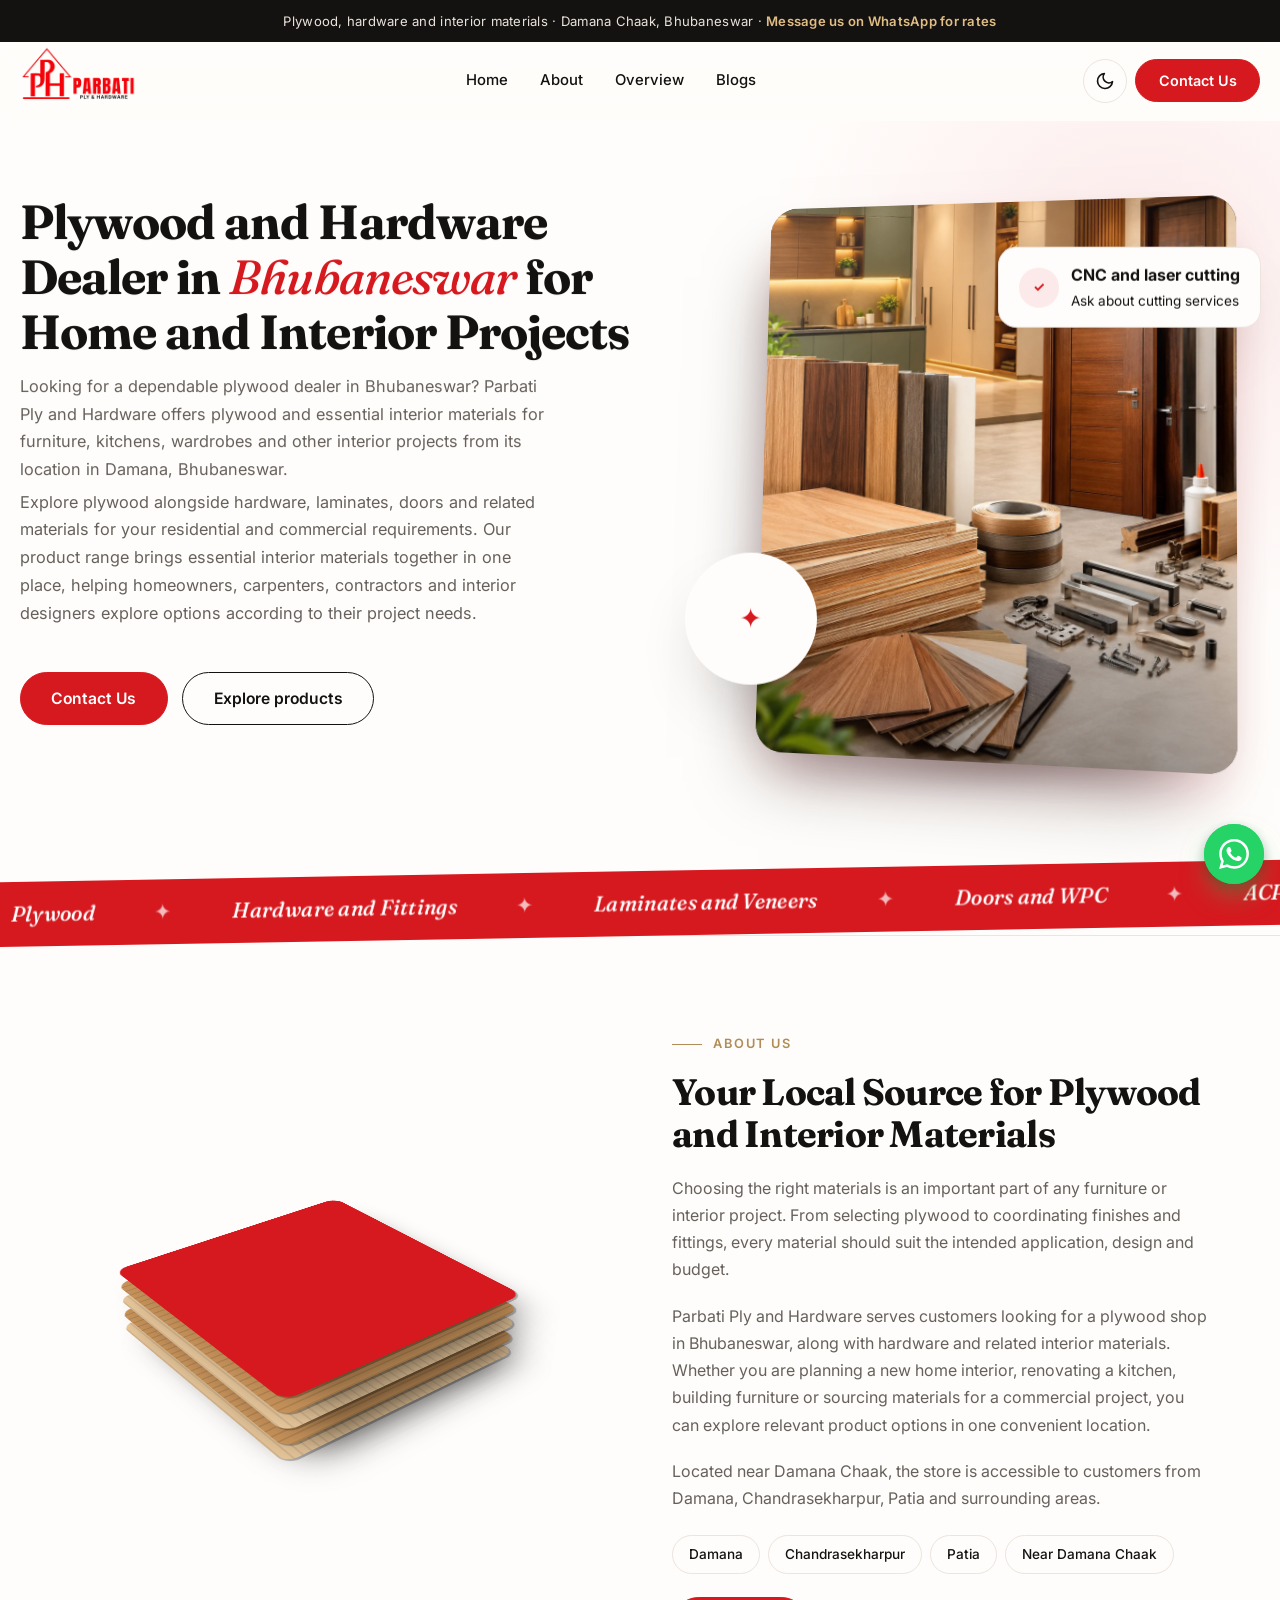
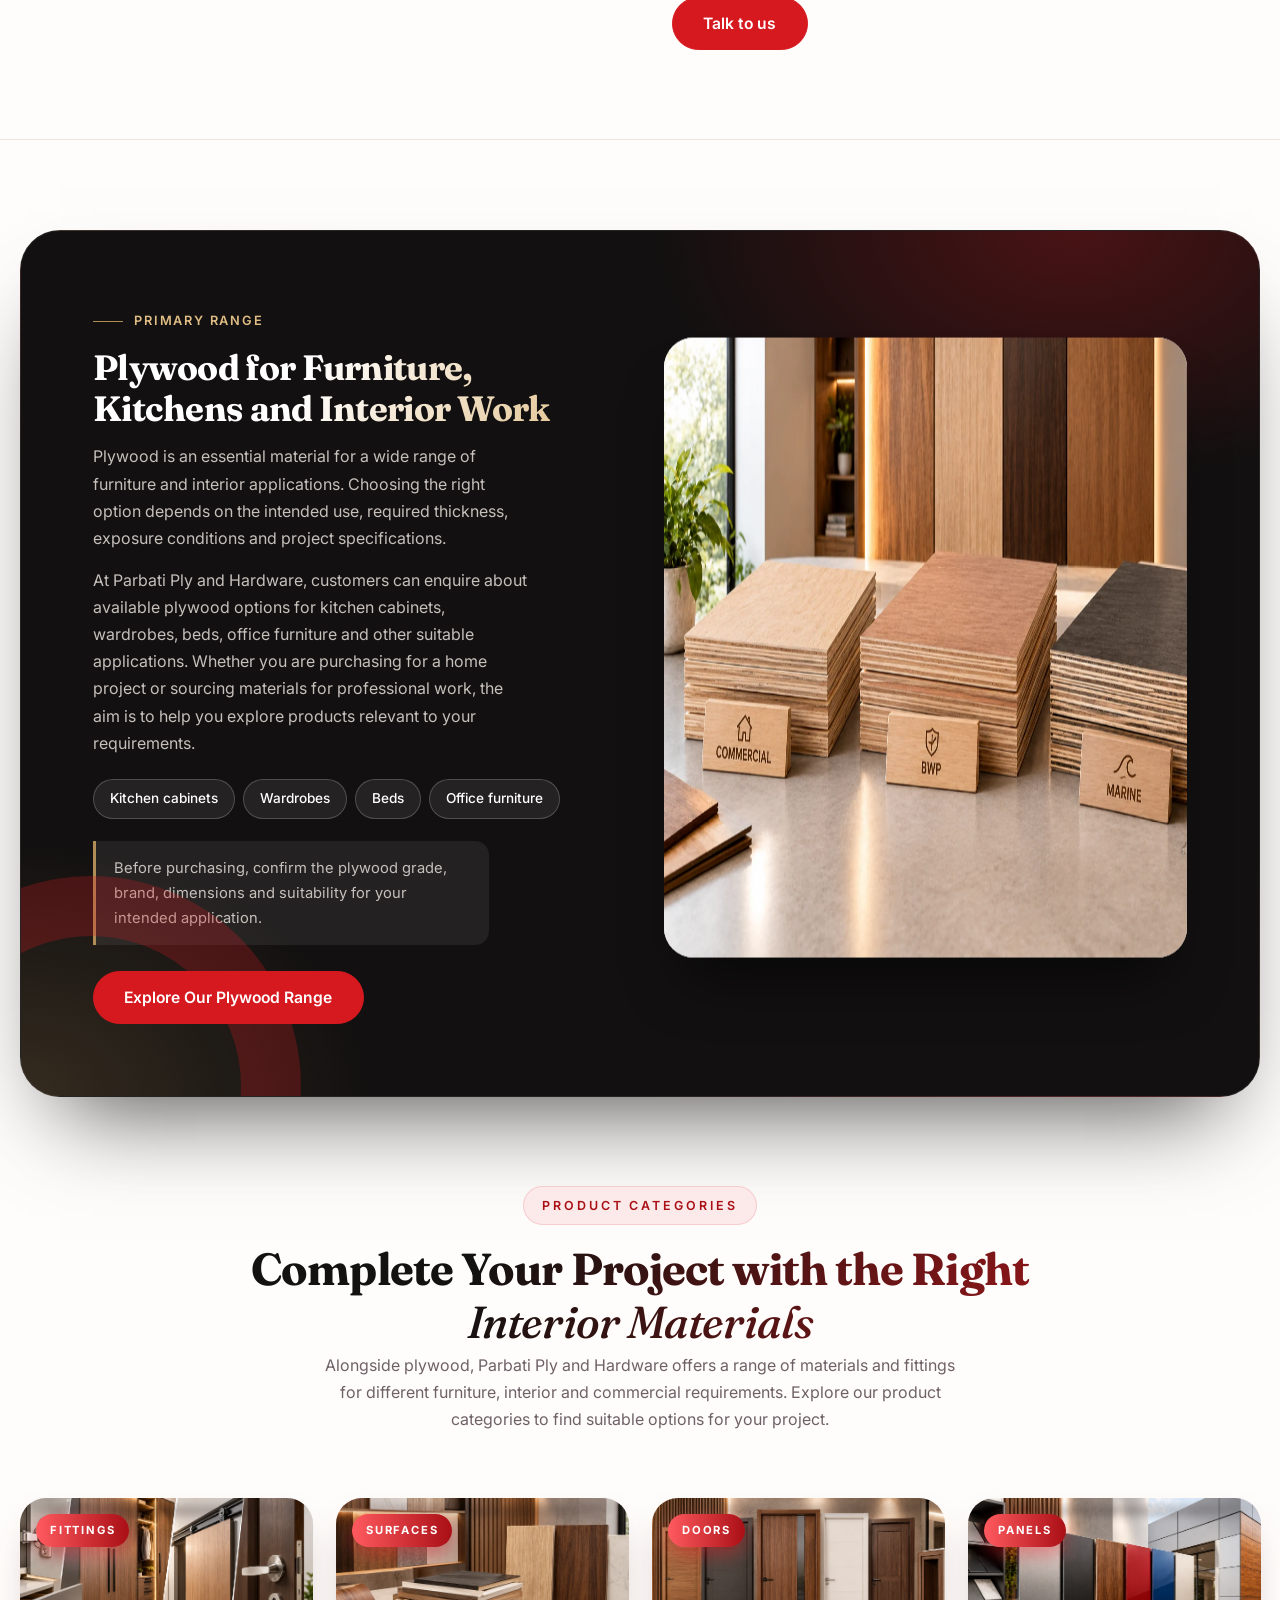
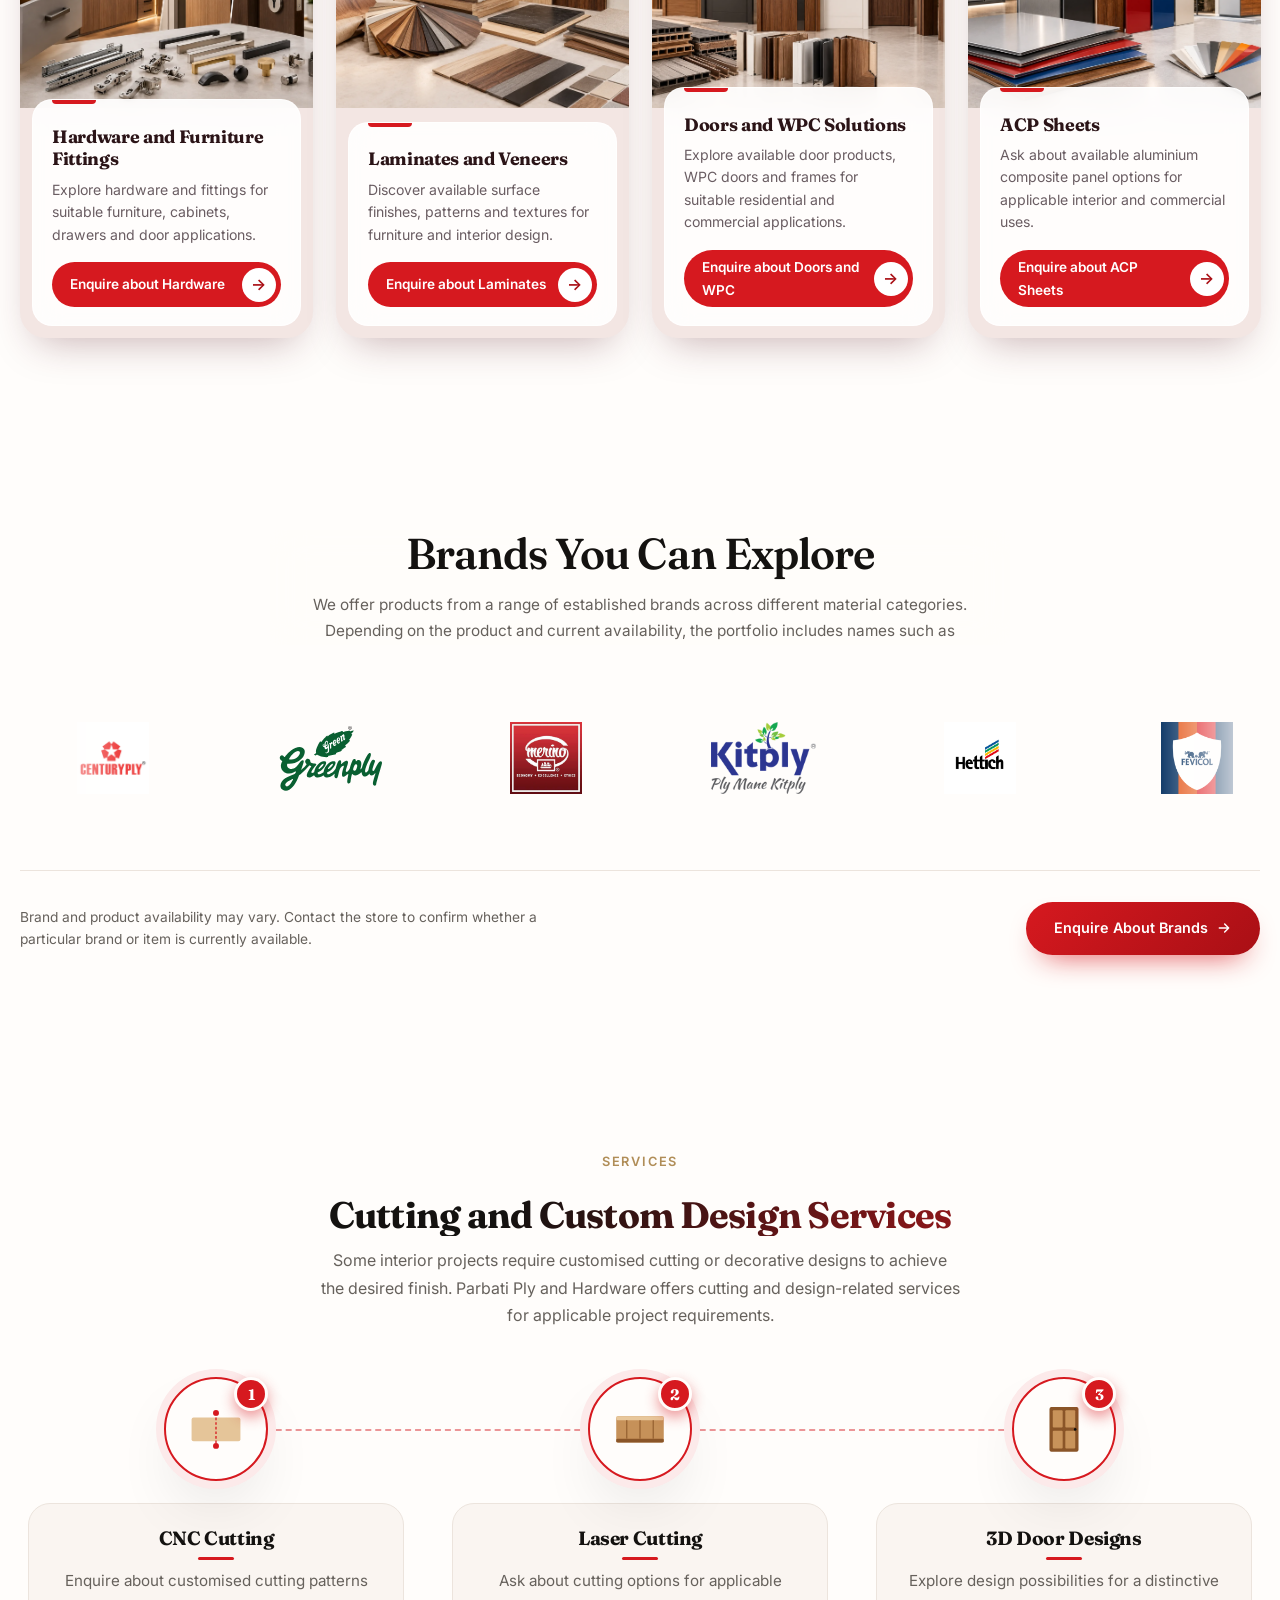
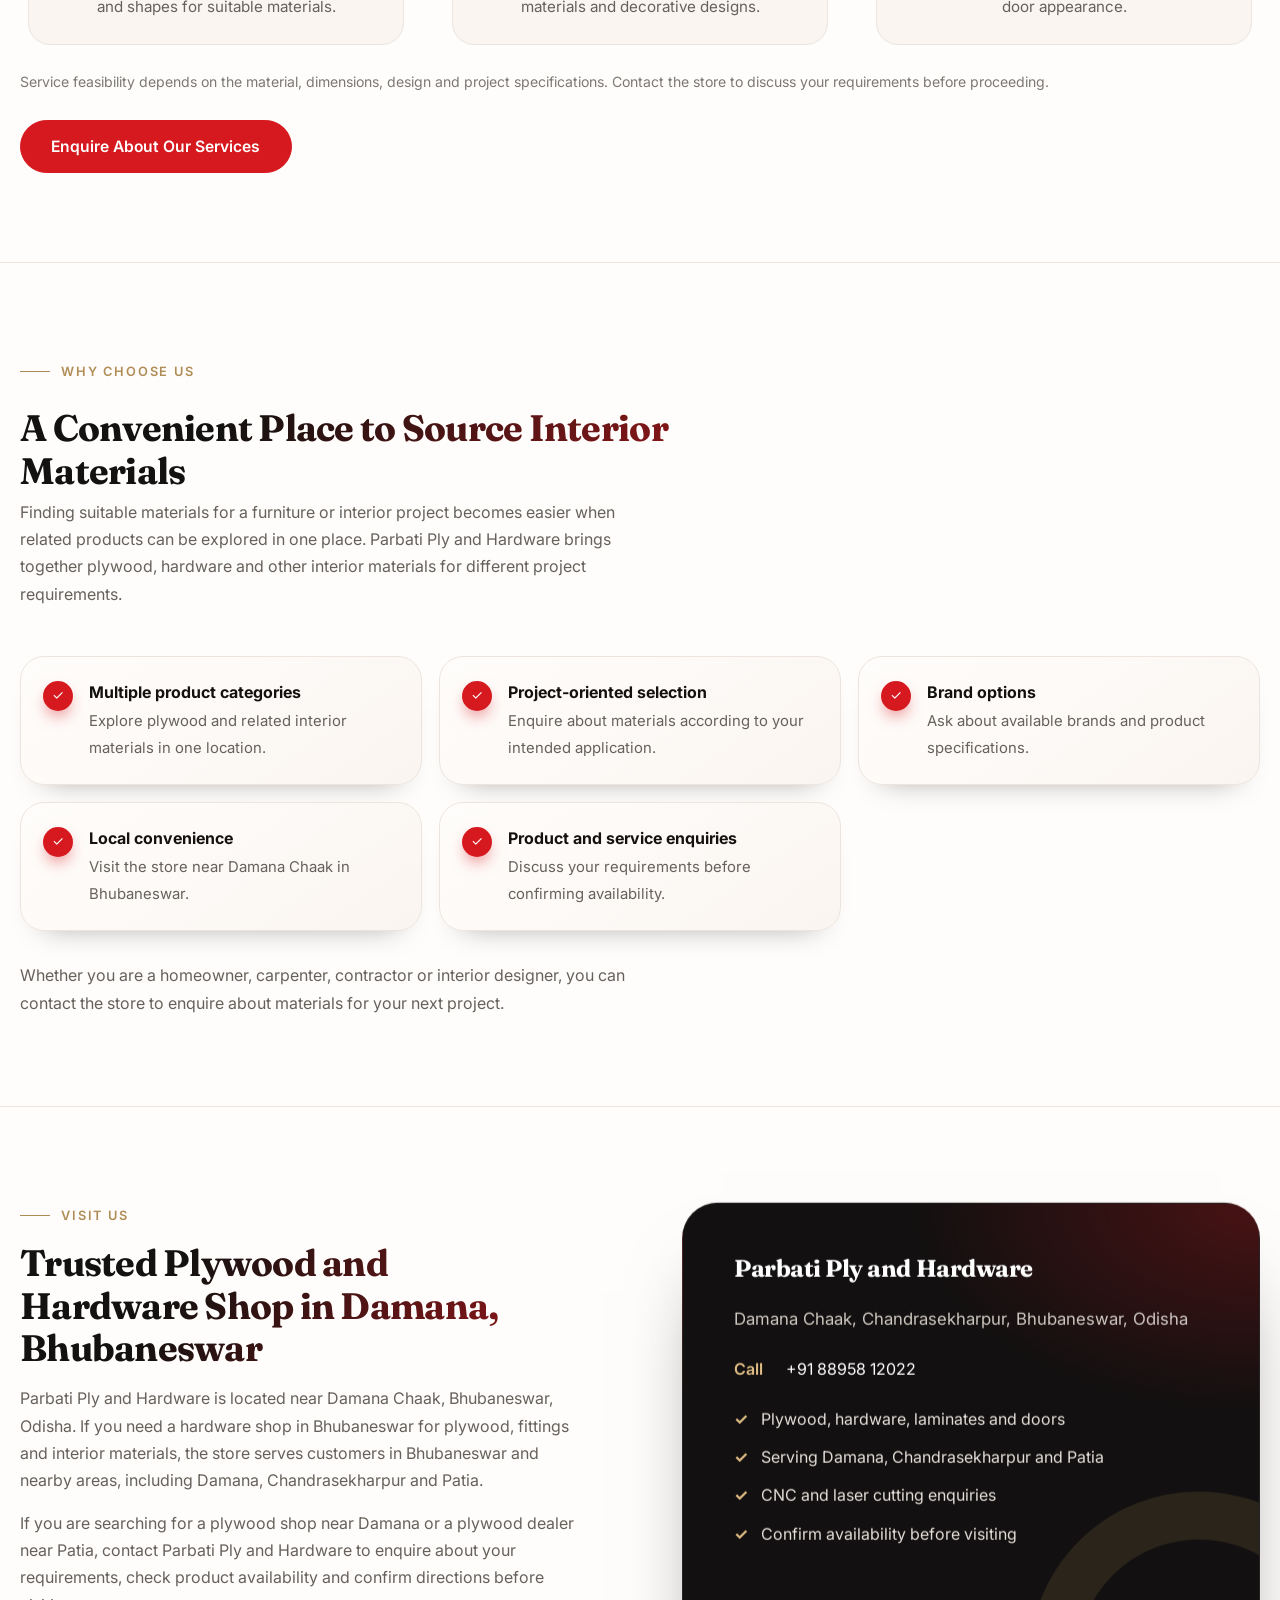
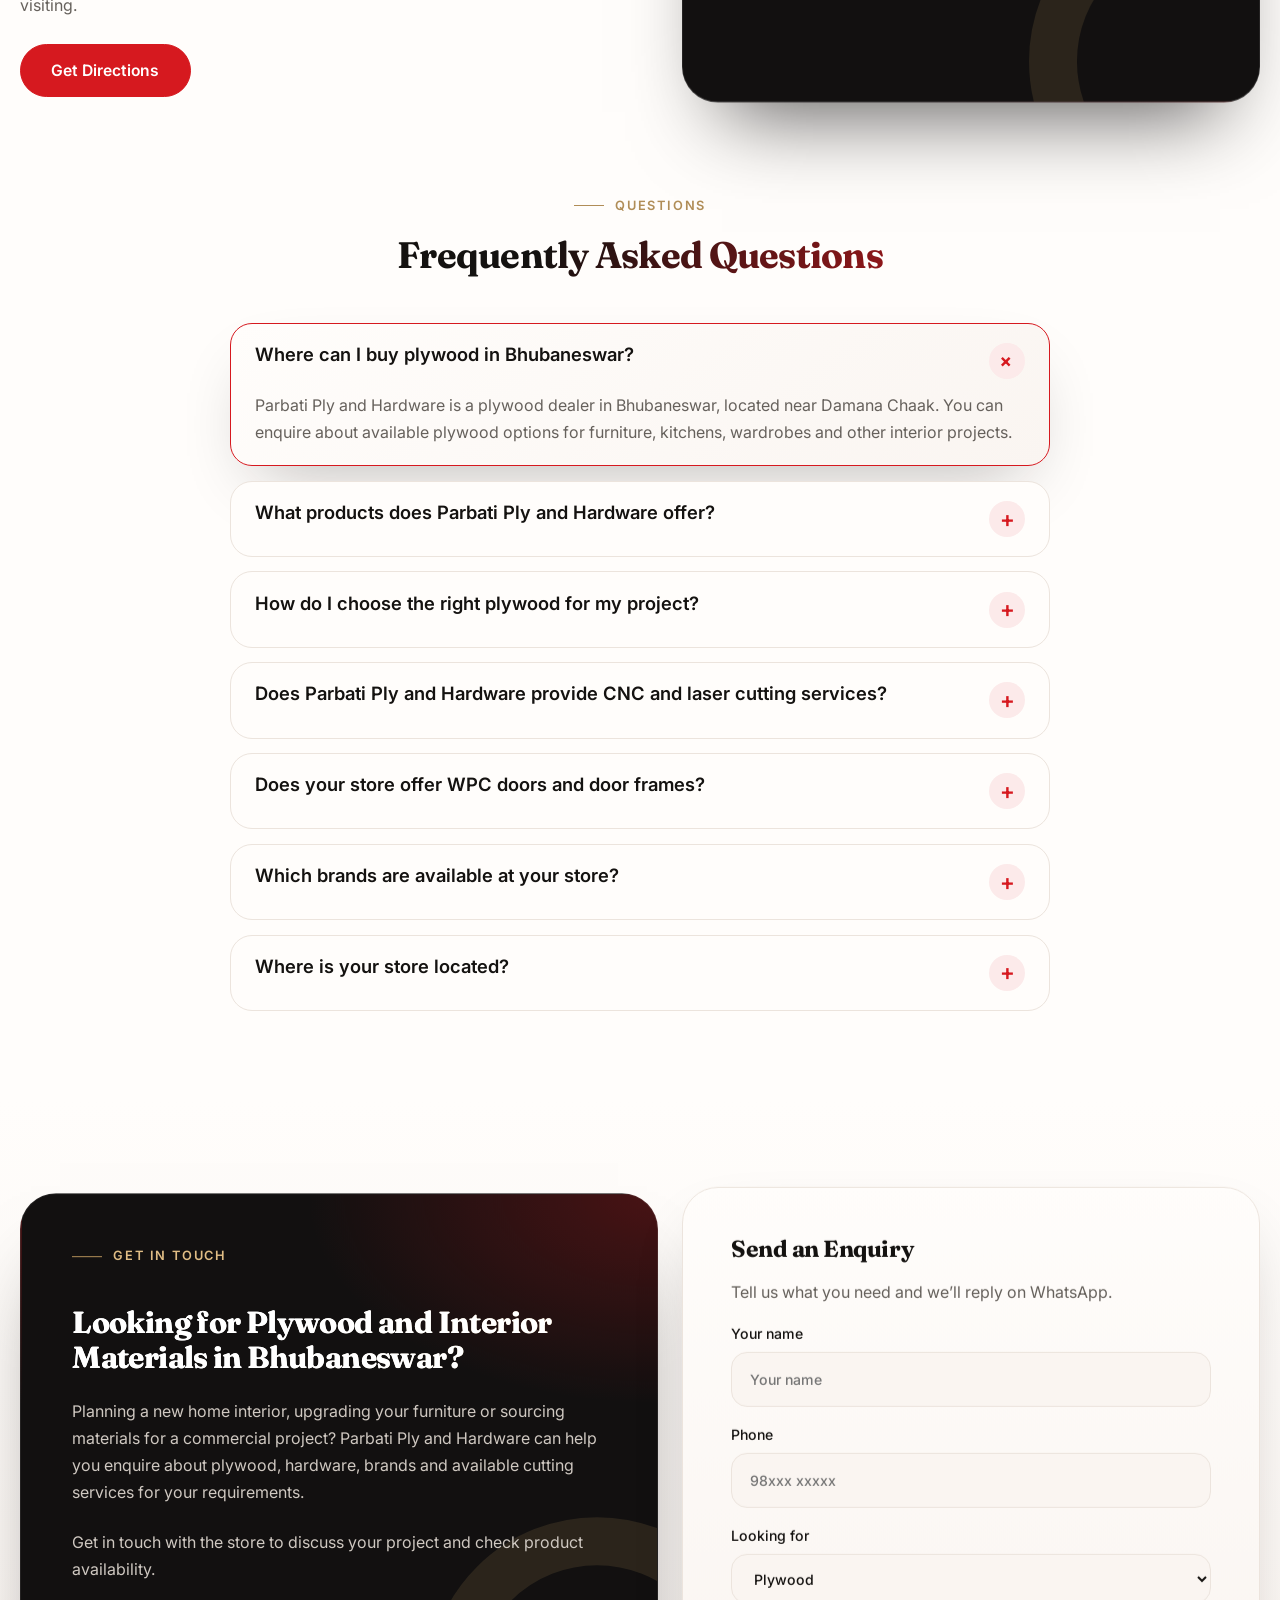
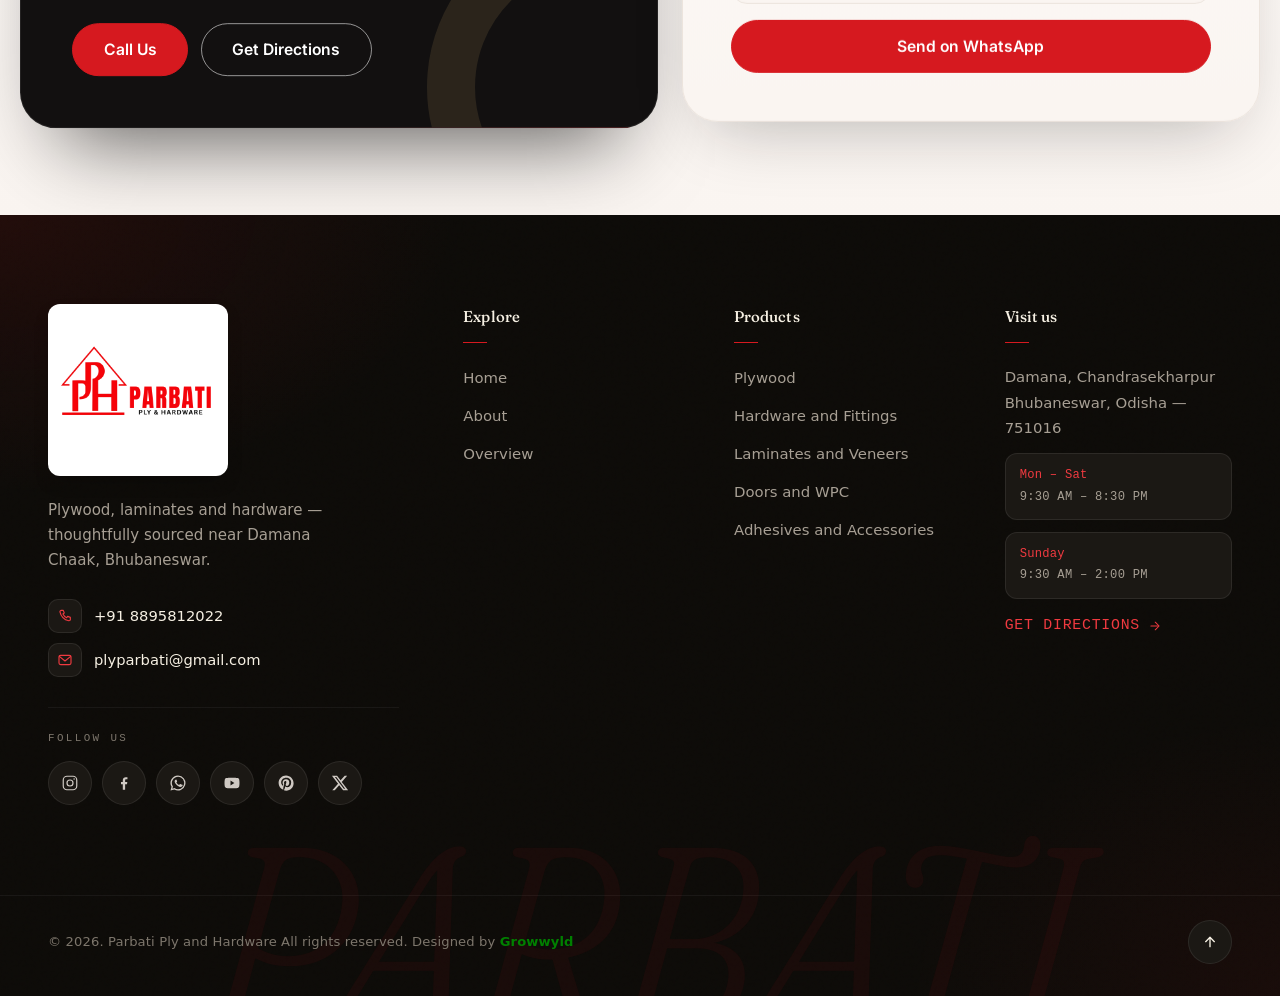
<file: index.html>
<!DOCTYPE html>
<html lang="en">

<head>
  <meta charset="utf-8">
  <meta name="viewport" content="width=device-width, initial-scale=1, viewport-fit=cover">

  <!-- ===== THEME (added): applies the saved theme BEFORE the page paints, so every page keeps dark/light ===== -->
  <script>
    (function () {
      var t = "light"; // default: light on first visit
      try {
        var s = localStorage.getItem("theme");
        if (s === "dark" || s === "light") t = s;
      } catch (e) { }
      document.documentElement.setAttribute("data-theme", t);
      document.documentElement.style.colorScheme = t;
    })();
  </script>

  <!-- Google Search Console verification -->
  <meta name="google-site-verification" content="p9B9r31K-Te1j4HuM6RzYLFh8WAWx3K54EtWytjQMrU" />

  <!-- Google tag (gtag.js) -->
  <script async src="https://www.googletagmanager.com/gtag/js?id=G-R89Y1CLRGL"></script>
  <script>
    window.dataLayer = window.dataLayer || [];
    function gtag() { dataLayer.push(arguments); }
    gtag('js', new Date());

    gtag('config', 'G-R89Y1CLRGL');
  </script>

  <!-- ===== SEO ===== -->
  <title>Plywood and Hardware Dealer in Bhubaneswar | Parbati Ply and Hardware</title>
  <meta name="description"
    content="Looking for a plywood and hardware dealer in Bhubaneswar? Explore plywood, hardware and interior materials at Parbati Ply and Hardware in Damana. Enquire about products, brands and cutting services.">
  <meta name="keywords"
    content="Plywood and Hardware Dealer in Bhubaneswar, Plywood dealer in Bhubaneswar, plywood shop in Bhubaneswar, hardware shop in Bhubaneswar, plywood shop near Damana, plywood dealer near Patia">
  <meta name="robots" content="index, follow, max-image-preview:large">
  <meta name="author" content="Parbati Ply and Hardware">
  <link rel="canonical" href="https://parbatiply.com/">
  <meta name="geo.region" content="IN-OD">
  <meta name="geo.placename" content="Damana, Bhubaneswar">
  <meta property="og:type" content="website">
  <meta property="og:site_name" content="Parbati Ply and Hardware">
  <meta property="og:title" content="Plywood and Hardware Dealer in Bhubaneswar | Parbati Ply and Hardware">
  <meta property="og:description"
    content="Plywood, hardware and interior materials at Damana, Bhubaneswar. Enquire about products, brands and cutting services.">
  <meta property="og:url" content="https://parbatiply.com/">
  <meta property="og:image" content="https://parbatiply.com/images/logo.jpeg">
  <meta property="og:image:alt" content="Parbati Ply and Hardware logo">
  <meta property="og:locale" content="en_IN">
  <meta name="twitter:card" content="summary_large_image">
  <meta name="twitter:title" content="Plywood and Hardware Dealer in Bhubaneswar | Parbati Ply and Hardware">
  <meta name="twitter:description"
    content="Plywood, hardware and interior materials at Damana, Bhubaneswar. Enquire about products, brands and cutting services.">
  <meta name="twitter:image" content="https://parbatiply.com/images/logo.jpeg">
  <script type="application/ld+json">
{
  "@context": "https://schema.org",
  "@type": "HardwareStore",
  "name": "Parbati Ply and Hardware",
  "description": "Plywood, hardware and interior materials dealer near Damana Chaak, Bhubaneswar.",
  "url": "https://parbatiply.com/",
  "image": "https://parbatiply.com/images/logo.jpeg",
  "telephone": "+918895812022",
  "email": "plyparbati@gmail.com",
  "address": {
    "@type": "PostalAddress",
    "streetAddress": "Damana, Chandrasekharpur, Bhubaneswar",
    "addressLocality": "Bhubaneswar",
    "addressRegion": "Odisha",
    "postalCode": "751016",
    "addressCountry": "IN"
  },
  "openingHoursSpecification": [
    {
      "@type": "OpeningHoursSpecification",
      "dayOfWeek": ["Monday", "Tuesday", "Wednesday", "Thursday", "Friday", "Saturday"],
      "opens": "09:30",
      "closes": "20:30"
    },
    {
      "@type": "OpeningHoursSpecification",
      "dayOfWeek": "Sunday",
      "opens": "09:30",
      "closes": "14:00"
    }
  ],
  "areaServed": ["Bhubaneswar", "Damana", "Chandrasekharpur", "Patia"],
  "sameAs": [
    "https://www.instagram.com/plyparbati/",
    "https://www.facebook.com/profile.php?id=61595468919960",
    "https://www.youtube.com/@ParbatiPlyHardware",
    "https://in.pinterest.com/plyparbati/",
    "https://x.com/ParbatiPly"
  ]
}
  </script>
  <script type="application/ld+json">
{ "@context":"https://schema.org","@type":"FAQPage","mainEntity":[{"@type":"Question","name":"Where can I buy plywood in Bhubaneswar?","acceptedAnswer":{"@type":"Answer","text":"Parbati Ply and Hardware is a plywood dealer in Bhubaneswar, located near Damana Chaak. You can enquire about available plywood options for furniture, kitchens, wardrobes and other interior projects."}},{"@type":"Question","name":"What products does Parbati Ply and Hardware offer?","acceptedAnswer":{"@type":"Answer","text":"The listed product range includes plywood, hardware, laminates, veneers, doors, WPC products, ACP sheets and related interior materials, subject to current availability."}},{"@type":"Question","name":"How do I choose the right plywood for my project?","acceptedAnswer":{"@type":"Answer","text":"Consider the intended application, plywood grade, thickness, exposure conditions and project specifications. Confirm the product details and suitability with the store before purchasing."}},{"@type":"Question","name":"Does Parbati Ply and Hardware provide CNC and laser cutting services?","acceptedAnswer":{"@type":"Answer","text":"The business lists CNC and laser cutting services for applicable materials and designs. Contact the store with your dimensions and design requirements to confirm feasibility."}},{"@type":"Question","name":"Does your store offer WPC doors and door frames?","acceptedAnswer":{"@type":"Answer","text":"WPC doors and door frames are included in the listed product range, subject to current availability. Contact the store to confirm the available options."}},{"@type":"Question","name":"Which brands are available at your store?","acceptedAnswer":{"@type":"Answer","text":"The listed brand portfolio includes Century Ply, Greenply, Sylvan Ply, Kitply, Merino, Century Laminates, Croma Laminates, Fevicol, Hettich, Godrej, Europa and Chrome Plus. Confirm current availability with the store."}},{"@type":"Question","name":"Where is your store located?","acceptedAnswer":{"@type":"Answer","text":"Parbati Ply and Hardware is located near Damana Chaak, Bhubaneswar, Odisha. Contact the store to confirm directions and other business details before visiting."}}] }
  </script>

  <link rel="icon" href="images/logo.jpeg">
  <link rel="apple-touch-icon" href="images/logo.jpeg">
  <link rel="preconnect" href="https://fonts.googleapis.com">
  <link rel="preconnect" href="https://fonts.gstatic.com" crossorigin>
  <link
    href="https://fonts.googleapis.com/css2?family=Fraunces:opsz,wght@9..144,500;9..144,700&family=Inter:wght@400;500;600&display=swap"
    rel="stylesheet">
  <link rel="stylesheet" href="style/style.css">
  <link rel="stylesheet" href="style/premium.css">
  <link rel="stylesheet" href="style/parbati-footer.css">
  <link rel="stylesheet" href="style/brands.css" />
  <link rel="stylesheet" href="style/about-images.css" />
</head>

<body>
  <div id="top"></div>
  <a class="skip" href="#main">Skip to content</a>

  <!-- SVG defs: shared symbols for services + mega-menu category icons -->
  <svg width="0" height="0" style="position:absolute" aria-hidden="true">
    <defs>
      <pattern id="grain" width="14" height="6" patternUnits="userSpaceOnUse">
        <path d="M0 3h14" stroke="#000" stroke-opacity=".07" />
      </pattern>

      <symbol id="board" viewBox="0 0 200 160">
        <rect x="28" y="40" width="144" height="80" rx="6" fill="var(--w2)" />
        <rect x="28" y="40" width="144" height="80" rx="6" fill="url(#grain)" />
        <rect x="28" y="40" width="144" height="12" rx="4" fill="var(--w1)" />
        <rect x="28" y="108" width="144" height="12" rx="4" fill="var(--w3)" />
        <path d="M60 52v56M100 52v56M140 52v56" stroke="var(--w3)" stroke-width="3" />
      </symbol>

      <symbol id="cut" viewBox="0 0 200 160">
        <rect x="26" y="44" width="148" height="72" rx="6" fill="var(--w1)" />
        <rect x="26" y="44" width="148" height="72" rx="6" fill="url(#grain)" />
        <path d="M100 30v100" stroke="#d6191f" stroke-width="4" stroke-dasharray="8 6" />
        <circle cx="100" cy="30" r="9" fill="#d6191f" />
        <circle cx="100" cy="130" r="9" fill="#d6191f" />
      </symbol>

      <symbol id="door" viewBox="0 0 200 160">
        <rect x="56" y="12" width="88" height="136" rx="6" fill="var(--w3)" />
        <rect x="66" y="22" width="30" height="52" rx="3" fill="var(--w2)" />
        <rect x="104" y="22" width="30" height="52" rx="3" fill="var(--w2)" />
        <rect x="66" y="84" width="30" height="54" rx="3" fill="var(--w2)" />
        <rect x="104" y="84" width="30" height="54" rx="3" fill="var(--w2)" />
        <circle cx="134" cy="80" r="4" fill="#0e0e0e" />
      </symbol>

      <!-- Plywood: stacked fanned sheets with wood grain -->
      <symbol id="m-plywood" viewBox="0 0 64 52">
        <rect x="8" y="30" width="48" height="13" rx="2" fill="var(--w2)" />
        <rect x="8" y="30" width="48" height="3" rx="1.5" fill="var(--w3)" opacity=".35" />
        <rect x="11" y="21" width="48" height="13" rx="2" fill="var(--w1)" />
        <rect x="11" y="21" width="48" height="3" rx="1.5" fill="var(--w3)" opacity=".30" />
        <rect x="14" y="12" width="48" height="13" rx="2" fill="var(--w1)" />
        <rect x="14" y="12" width="48" height="3" rx="1.5" fill="var(--w2)" />
        <path d="M21 12v13M28 12v13M35 12v13M42 12v13M49 12v13M56 12v13" stroke="var(--w3)" stroke-width=".7"
          opacity=".35" />
      </symbol>

      <!-- Hardware & fittings: cabinet handle + round knob -->
      <symbol id="m-hardware" viewBox="0 0 64 52">
        <rect x="6" y="16" width="34" height="7" rx="3.5" fill="var(--red)" />
        <rect x="10" y="21" width="5" height="12" rx="2" fill="var(--w3)" />
        <rect x="31" y="21" width="5" height="12" rx="2" fill="var(--w3)" />
        <circle cx="52" cy="30" r="8" fill="var(--w2)" />
        <circle cx="52" cy="30" r="3.5" fill="var(--w3)" />
      </symbol>

      <!-- Laminates & veneers: fanned swatch samples -->
      <symbol id="m-laminate" viewBox="0 0 64 52">
        <rect x="5" y="16" width="20" height="28" rx="2" fill="var(--w1)" transform="rotate(-14 15 30)" />
        <rect x="19" y="12" width="20" height="28" rx="2" fill="var(--w2)" transform="rotate(-5 29 26)" />
        <rect x="33" y="10" width="20" height="28" rx="2" fill="var(--w3)" />
        <path d="M37 16h12M37 21h12M37 26h12M37 31h8" stroke="#fff" stroke-width=".9" opacity=".55" />
      </symbol>

      <!-- Doors & WPC: panelled door in a frame -->
      <symbol id="m-door" viewBox="0 0 64 52">
        <rect x="16" y="6" width="32" height="40" rx="3" fill="none" stroke="var(--w3)" stroke-width="2.6" />
        <rect x="21" y="11" width="22" height="30" rx="1.5" fill="var(--w1)" />
        <rect x="25" y="15" width="14" height="8" rx="1" fill="var(--w2)" />
        <rect x="25" y="27" width="14" height="8" rx="1" fill="var(--w2)" />
        <circle cx="41" cy="26" r="1.8" fill="var(--red)" />
      </symbol>

      <!-- ACP sheets: panel with visible layered composite edge -->
      <symbol id="m-acp" viewBox="0 0 64 52">
        <rect x="6" y="12" width="38" height="28" rx="2" fill="var(--w1)" />
        <path d="M6 18h38M6 24h38M6 30h38M6 36h38" stroke="var(--w3)" stroke-width=".6" opacity=".3" />
        <rect x="46" y="12" width="5" height="28" fill="var(--red)" />
        <rect x="51" y="12" width="5" height="28" fill="var(--w3)" opacity=".7" />
      </symbol>

      <!-- Cutting & design: laser head cutting a board -->
      <symbol id="m-cut" viewBox="0 0 64 52">
        <rect x="8" y="32" width="48" height="13" rx="2" fill="var(--w1)" />
        <rect x="8" y="32" width="48" height="3.5" rx="1.75" fill="var(--w2)" />
        <path d="M18 45h28" stroke="var(--w3)" stroke-width=".8" opacity=".35" />
        <path d="M24 6h16l-4 9H28z" fill="var(--red)" />
        <circle cx="32" cy="16" r="2.2" fill="#fff" />
        <path d="M32 17v15" stroke="var(--red)" stroke-width="2" stroke-dasharray="2.4 3" stroke-linecap="round" />
      </symbol>
    </defs>
  </svg>

  <div class="ann">Plywood, hardware and interior materials · Damana Chaak, Bhubaneswar · <b>Message us on WhatsApp
      for rates</b></div>

  <header>
    <div class="wrap nav">
      <a href="#top" class="logo" aria-label="Parbati Ply and Hardware home"><img
          src="/images/Parbati-ply-transparency-logo.png" alt="Parbati Ply and Hardware logo" width="200"
          height="200"></a>
      <ul class="menu" id="menu">
        <li><a href="#top">Home</a></li>
        <li><a href="about.html">About</a></li>
        <!-- 
        <li class="mg">
          <button class="mt" type="button" aria-expanded="false" aria-controls="mega">Product
            <svg viewBox="0 0 24 24">
              <path d="M6 9l6 6 6-6" />
            </svg></button>
           <div class="mega" id="mega">
            <div class="wrap mgrid">

              <a href="#shop" class="mfeat">
                <img class="mfeat-bg" src="/images/Dropdown-image.webp" alt="" width="600" height="700" loading="lazy">
              </a>

              <div class="mlinks">
                <h4>Product categories</h4>

                <a href="#plywood">
                  <svg class="mico" viewBox="0 0 64 52" aria-hidden="true">
                    <use href="#m-plywood" />
                  </svg>
                  <span><b>Plywood</b><small>Furniture, kitchens and interiors</small></span>
                </a>

                <a href="#shop">
                  <svg class="mico" viewBox="0 0 64 52" aria-hidden="true">
                    <use href="#m-hardware" />
                  </svg>
                  <span><b>Hardware and fittings</b><small>Cabinets, drawers and doors</small></span>
                </a>

                <a href="#shop">
                  <svg class="mico" viewBox="0 0 64 52" aria-hidden="true">
                    <use href="#m-laminate" />
                  </svg>
                  <span><b>Laminates and veneers</b><small>Finishes, patterns and textures</small></span>
                </a>

                <a href="#shop">
                  <svg class="mico" viewBox="0 0 64 52" aria-hidden="true">
                    <use href="#m-door" />
                  </svg>
                  <span><b>Doors and WPC</b><small>Doors, WPC doors and frames</small></span>
                </a>

                <a href="#shop">
                  <svg class="mico" viewBox="0 0 64 52" aria-hidden="true">
                    <use href="#m-acp" />
                  </svg>
                  <span><b>ACP sheets</b><small>Interior and commercial uses</small></span>
                </a>

                <a href="#services">
                  <svg class="mico" viewBox="0 0 64 52" aria-hidden="true">
                    <use href="#m-cut" />
                  </svg>
                  <span><b>Cutting and design</b><small>CNC, laser and 3D doors</small></span>
                </a>
              </div>

              <div class="mside">
                <h4>Visit us</h4>
                <p>Damana Chaak, Bhubaneswar</p>
                <a href="contact.html">Get directions →</a>
                <a href="contact.html" class="btn">Enquire now</a>
              </div>

            </div>
          </div> 
        </li> -->
        <!-- <li><a href="#project">Project</a></li>
        -->
        <li><a href="overview.html">Overview</a></li>
        <li><a href="blogs.html">Blogs</a></li>
      </ul>
      <div class="acts">
        <button class="ibtn" id="theme" aria-label="Toggle dark mode"><svg viewBox="0 0 24 24">
            <path d="M21 12.8A9 9 0 1 1 11.2 3 7 7 0 0 0 21 12.8z" />
          </svg></button>
        <a href="contact.html" class="btn nav-cta">Contact Us</a>
        <button class="ibtn burger" id="burger" aria-label="Open menu" aria-expanded="false" aria-controls="menu"><svg
            viewBox="0 0 24 24">
            <path d="M4 7h16M4 12h16M4 17h16" />
          </svg></button>
      </div>
    </div>
    <i class="prog" aria-hidden="true"></i>
  </header>

  <main id="main">
    <section class="hero">
      <div class="wrap hero-grid">
        <div class="rv">
          <h1>Plywood and Hardware Dealer in <em>Bhubaneswar</em> for Home and Interior Projects</h1>
          <p class="lead l1">Looking for a dependable plywood dealer in Bhubaneswar? Parbati Ply and Hardware offers
            plywood and essential interior materials for furniture, kitchens, wardrobes and other interior projects from
            its location in Damana, Bhubaneswar.</p>
          <p class="lead">Explore plywood alongside hardware, laminates, doors and related materials for your
            residential and commercial requirements. Our product range brings essential interior materials together in
            one place, helping homeowners, carpenters, contractors and interior designers explore options according to
            their project needs.</p>
          <div class="cta"><a href="contact.html" class="btn">Contact Us</a><a href="#shop" class="btn ghost">Explore
              products</a></div>
        </div>
        <div class="stage rv">
          <div class="room-img">
            <img src="/images/Plywood-Hardware-Dealer-in-Bhubaneswar.webp"
              alt="Plywood sheets and interior materials at Parbati Ply and Hardware" width="420" height="520"
              fetchpriority="high">
          </div>
          <div class="spin" aria-hidden="true"><svg viewBox="0 0 120 120">
              <defs>
                <path id="c" d="M60 60m-44 0a44 44 0 1 1 88 0a44 44 0 1 1-88 0" />
              </defs>
              <text font-size="11" font-weight="600" letter-spacing="2.4" fill="currentColor">
                <textPath href="">PLYWOOD · HARDWARE · INTERIORS ·</textPath>
              </text>
            </svg><i>✦</i></div>
          <div class="fc" aria-hidden="true"><span class="d">✓</span>
            <div><b>CNC and laser cutting</b>Ask about cutting services</div>
          </div>
        </div>
      </div>
    </section>

    <div class="strip" aria-hidden="true">
      <div><span>Plywood</span><span>Hardware and Fittings</span><span>Laminates and Veneers</span><span>Doors and
          WPC</span><span>ACP Sheets</span><span>CNC and Laser Cutting</span><span>Plywood</span><span>Hardware and
          Fittings</span><span>Laminates and Veneers</span><span>Doors and WPC</span><span>ACP
          Sheets</span><span>CNC and Laser Cutting</span></div>
    </div>

    <section id="about" class="craft">
      <div class="wrap craft-grid">
        <div class="rv">
          <div class="layers" aria-hidden="true">
            <div class="stack"><i class="slab" style="--i:0"></i><i class="slab" style="--i:1"></i><i class="slab"
                style="--i:2"></i><i class="slab" style="--i:3"></i><i class="slab" style="--i:4"></i></div>
          </div>
        </div>
        <div class="rv"><span class="eyebrow">About us</span>
          <h2>Your Local Source for Plywood and Interior Materials</h2>
          <p class="about-p">Choosing the right materials is an important part of any furniture or interior project.
            From selecting plywood to coordinating finishes and fittings, every material should suit the intended
            application, design and budget.</p>
          <p class="about-p">Parbati Ply and Hardware serves customers looking for a plywood shop in Bhubaneswar,
            along with hardware and related interior materials. Whether you are planning a new home interior, renovating
            a kitchen, building furniture or sourcing materials for a commercial project, you can explore relevant
            product options in one convenient location.</p>
          <p class="about-p">Located near Damana Chaak, the store is accessible to customers from Damana,
            Chandrasekharpur, Patia and surrounding areas.</p>
          <div class="chips"><span>Damana</span><span>Chandrasekharpur</span><span>Patia</span><span>Near Damana
              Chaak</span></div>
          <a href="contact.html" class="btn">Talk to us</a>
        </div>
      </div>
    </section>

    <section id="plywood">
      <div class="wrap">
        <div class="cust rv">
          <div><span class="eyebrow lt">Primary range</span>
            <h2>Plywood for Furniture, Kitchens and Interior Work</h2>
            <p>Plywood is an essential material for a wide range of furniture and interior applications. Choosing the
              right option depends on the intended use, required thickness, exposure conditions and project
              specifications.</p>
            <p>At Parbati Ply and Hardware, customers can enquire about available plywood options for kitchen
              cabinets, wardrobes, beds, office furniture and other suitable applications. Whether you are purchasing
              for a home project or sourcing materials for professional work, the aim is to help you explore products
              relevant to your requirements.</p>
            <div class="chips"><span>Kitchen cabinets</span><span>Wardrobes</span><span>Beds</span><span>Office
                furniture</span></div>
            <p class="note">Before purchasing, confirm the plywood grade, brand, dimensions and suitability for your
              intended application.</p>
            <a class="btn" href="#contact" data-enq="Plywood">Explore Our Plywood Range</a>
          </div>
          <div class="show">
            <img src="/images/Plywood-guide.webp" alt="Plywood sheets for furniture, kitchens and interior work"
              width="600" height="620" loading="lazy">
          </div>
        </div>
      </div>
    </section>

    <section id="shop" class="pt0">
      <div class="wrap">

        <div class="sec-head rv">
          <div>
            <span class="eyebrow">Product categories</span>
            <h2>Complete Your Project with the Right <em>Interior Materials</em></h2>
            <p class="sec-p">Alongside plywood, Parbati Ply and Hardware offers a range of materials and fittings for
              different furniture, interior and commercial requirements. Explore our product categories to find suitable
              options for your project.</p>
          </div>
        </div>

        <div class="cgrid">

          <article class="ccard rv">
            <div class="ci">
              <img src="/images/Hardware-Furniture-Fittings.webp" alt="Hardware and furniture fittings" loading="lazy"
                width="400" height="530">
              <span class="ctag">Fittings</span>
            </div>
            <div class="cb">
              <h3>Hardware and Furniture Fittings</h3>
              <p>Explore hardware and fittings for suitable furniture, cabinets, drawers and door applications.</p>
              <a class="clink" href="#contact" data-enq="Hardware and Furniture Fittings">
                <span>Enquire about Hardware</span><i class="carr">→</i>
              </a>
            </div>
          </article>

          <article class="ccard rv">
            <div class="ci">
              <img src="/images/Laminates-Veneers.webp" alt="Laminates and veneers" loading="lazy" width="400"
                height="530">
              <span class="ctag">Surfaces</span>
            </div>
            <div class="cb">
              <h3>Laminates and Veneers</h3>
              <p>Discover available surface finishes, patterns and textures for furniture and interior design.</p>
              <a class="clink" href="#contact" data-enq="Laminates and Veneers">
                <span>Enquire about Laminates</span><i class="carr">→</i>
              </a>
            </div>
          </article>

          <article class="ccard rv">
            <div class="ci">
              <img src="/images/Doors-WPC-Solutions.webp" alt="Doors and WPC solutions" loading="lazy" width="400"
                height="530">
              <span class="ctag">Doors</span>
            </div>
            <div class="cb">
              <h3>Doors and WPC Solutions</h3>
              <p>Explore available door products, WPC doors and frames for suitable residential and commercial
                applications.</p>
              <a class="clink" href="#contact" data-enq="Doors and WPC">
                <span>Enquire about Doors and WPC</span><i class="carr">→</i>
              </a>
            </div>
          </article>

          <article class="ccard rv">
            <div class="ci">
              <img src="/images/ACP-Sheets.webp" alt="ACP aluminium composite panel sheets" loading="lazy" width="400"
                height="530">
              <span class="ctag">Panels</span>
            </div>
            <div class="cb">
              <h3>ACP Sheets</h3>
              <p>Ask about available aluminium composite panel options for applicable interior and commercial uses.</p>
              <a class="clink" href="contact.html" data-enq="ACP Sheets">
                <span>Enquire about ACP Sheets</span><i class="carr">→</i>
              </a>
            </div>
          </article>

        </div>

      </div>
    </section>

    <section class="brand-section" id="brands">
      <div class="wrap">
        <header class="bs-head">
          <h2>Brands You Can Explore</h2>
          <p class="bs-lead">
            We offer products from a range of established brands across different material
            categories. Depending on the product and current availability, the portfolio
            includes names such as
          </p>
        </header>

        <div class="bs-row bs-row--primary">
          <div class="bs-marquee"
            aria-label="Brands — Century Ply, Greenply, Merino, Kitply, Hettich, Fevicol, Black Cobra, Croma Laminates, Sylvan Ply">
            <div class="bs-track">
              <ul class="bs-group">
                <li class="bs-item">
                  <div class="bs-logo">
                    <img src="/images/centure.png" alt="Century Ply" width="180" height="60" loading="lazy"
                      decoding="async" onerror="this.closest('.bs-logo').classList.add('is-text')" />
                    <span class="bs-word">Century Ply</span>
                  </div>
                </li>
                <li class="bs-item">
                  <div class="bs-logo">
                    <img src="/images/greenply.svg" alt="Greenply" width="180" height="60" loading="lazy"
                      decoding="async" onerror="this.closest('.bs-logo').classList.add('is-text')" />
                    <span class="bs-word">Greenply</span>
                  </div>
                </li>
                <li class="bs-item">
                  <div class="bs-logo">
                    <img src="/images/merino.jpg" alt="Merino" width="180" height="60" loading="lazy" decoding="async"
                      onerror="this.closest('.bs-logo').classList.add('is-text')" />
                    <span class="bs-word">Merino</span>
                  </div>
                </li>
                <li class="bs-item">
                  <div class="bs-logo">
                    <img src="/images/kitply.png" alt="Kitply" width="180" height="60" loading="lazy" decoding="async"
                      onerror="this.closest('.bs-logo').classList.add('is-text')" />
                    <span class="bs-word">Kitply</span>
                  </div>
                </li>
                <li class="bs-item">
                  <div class="bs-logo">
                    <img src="/images/hettich.png" alt="Hettich" width="180" height="60" loading="lazy" decoding="async"
                      onerror="this.closest('.bs-logo').classList.add('is-text')" />
                    <span class="bs-word">Hettich</span>
                  </div>
                </li>
                <li class="bs-item">
                  <div class="bs-logo">
                    <img src="/images/fevicol.png" alt="Fevicol" width="180" height="60" loading="lazy" decoding="async"
                      onerror="this.closest('.bs-logo').classList.add('is-text')" />
                    <span class="bs-word">Fevicol</span>
                  </div>
                </li>
                <li class="bs-item">
                  <div class="bs-logo">
                    <img src="/images/blackcobra.webp" alt="Black Cobra" width="180" height="60" loading="lazy"
                      decoding="async" onerror="this.closest('.bs-logo').classList.add('is-text')" />
                    <span class="bs-word">Black Cobra</span>
                  </div>
                </li>
                <li class="bs-item">
                  <div class="bs-logo">
                    <img src="/images/Croma-laminate.webp" alt="Croma Laminates" width="180" height="60" loading="lazy"
                      decoding="async" onerror="this.closest('.bs-logo').classList.add('is-text')" />
                    <span class="bs-word">Croma Laminates</span>
                  </div>
                </li>
                <li class="bs-item">
                  <div class="bs-logo">
                    <img src="/images/Sylvan-ply.webp" alt="Sylvan Ply" width="180" height="60" loading="lazy"
                      decoding="async" onerror="this.closest('.bs-logo').classList.add('is-text')" />
                    <span class="bs-word">Sylvan Ply</span>
                  </div>
                </li>
              </ul>

              <ul class="bs-group" aria-hidden="true">
                <li class="bs-item">
                  <div class="bs-logo">
                    <img src="/images/centure.png" alt="" width="180" height="60" loading="lazy" decoding="async"
                      onerror="this.closest('.bs-logo').classList.add('is-text')" />
                    <span class="bs-word">Century Ply</span>
                  </div>
                </li>
                <li class="bs-item">
                  <div class="bs-logo">
                    <img src="/images/greenply.svg" alt="" width="180" height="60" loading="lazy" decoding="async"
                      onerror="this.closest('.bs-logo').classList.add('is-text')" />
                    <span class="bs-word">Greenply</span>
                  </div>
                </li>
                <li class="bs-item">
                  <div class="bs-logo">
                    <img src="/images/merino.jpg" alt="" width="180" height="60" loading="lazy" decoding="async"
                      onerror="this.closest('.bs-logo').classList.add('is-text')" />
                    <span class="bs-word">Merino</span>
                  </div>
                </li>
                <li class="bs-item">
                  <div class="bs-logo">
                    <img src="/images/kitply.png" alt="" width="180" height="60" loading="lazy" decoding="async"
                      onerror="this.closest('.bs-logo').classList.add('is-text')" />
                    <span class="bs-word">Kitply</span>
                  </div>
                </li>
                <li class="bs-item">
                  <div class="bs-logo">
                    <img src="/images/hettich.png" alt="" width="180" height="60" loading="lazy" decoding="async"
                      onerror="this.closest('.bs-logo').classList.add('is-text')" />
                    <span class="bs-word">Hettich</span>
                  </div>
                </li>
                <li class="bs-item">
                  <div class="bs-logo">
                    <img src="/images/fevicol.png" alt="" width="180" height="60" loading="lazy" decoding="async"
                      onerror="this.closest('.bs-logo').classList.add('is-text')" />
                    <span class="bs-word">Fevicol</span>
                  </div>
                </li>
                <li class="bs-item">
                  <div class="bs-logo">
                    <img src="/images/blackcobra.webp" alt="" width="180" height="60" loading="lazy" decoding="async"
                      onerror="this.closest('.bs-logo').classList.add('is-text')" />
                    <span class="bs-word">Black Cobra</span>
                  </div>
                </li>
                <li class="bs-item">
                  <div class="bs-logo">
                    <img src="/images/Croma-laminate.webp" alt="" width="180" height="60" loading="lazy"
                      decoding="async" onerror="this.closest('.bs-logo').classList.add('is-text')" />
                    <span class="bs-word">Croma Laminates</span>
                  </div>
                </li>
                <li class="bs-item">
                  <div class="bs-logo">
                    <img src="/images/Sylvan-ply.webp" alt="" width="180" height="60" loading="lazy" decoding="async"
                      onerror="this.closest('.bs-logo').classList.add('is-text')" />
                    <span class="bs-word">Sylvan Ply</span>
                  </div>
                </li>
              </ul>
            </div>
          </div>
        </div>

        <div class="bs-foot">
          <p class="bs-note">
            Brand and product availability may vary. Contact the store to
            confirm whether a particular brand or item is currently available.
          </p>

          <a class="bs-cta" href="contact.html">
            Enquire About Brands
            <svg viewBox="0 0 24 24" aria-hidden="true">
              <path d="M5 12h14M13 6l6 6-6 6" />
            </svg>
          </a>
        </div>
      </div>
    </section>

    <section id="services">
      <div class="wrap">
        <div class="sec-head rv">
          <div><span class="eyebrow">Services</span>
            <h2>Cutting and Custom Design Services</h2>
            <p class="sec-p">Some interior projects require customised cutting or decorative designs to achieve the
              desired finish. Parbati Ply and Hardware offers cutting and design-related services for applicable
              project requirements.</p>
          </div>
        </div>

        <div class="pgrid">
          <div class="pstep rv">
            <div class="pico">
              <svg viewBox="0 0 200 160">
                <use href="#cut" />
              </svg>
              <span class="pnum">1</span>
            </div>
            <div class="ptext">
              <h3>CNC Cutting</h3>
              <p>Enquire about customised cutting patterns and shapes for suitable materials.</p>
            </div>
          </div>

          <div class="pstep rv">
            <div class="pico">
              <svg viewBox="0 0 200 160">
                <use href="#board" />
              </svg>
              <span class="pnum">2</span>
            </div>
            <div class="ptext">
              <h3>Laser Cutting</h3>
              <p>Ask about cutting options for applicable materials and decorative designs.</p>
            </div>
          </div>

          <div class="pstep rv">
            <div class="pico">
              <svg viewBox="0 0 200 160">
                <use href="#door" />
              </svg>
              <span class="pnum">3</span>
            </div>
            <div class="ptext">
              <h3>3D Door Designs</h3>
              <p>Explore design possibilities for a distinctive door appearance.</p>
            </div>
          </div>
        </div>

        <p class="bnote sm rv" style="text-align:left;margin-top:1.6rem">Service feasibility depends on the material,
          dimensions, design and project specifications. Contact the store to discuss your requirements before
          proceeding.</p>
        <div class="rv" style="margin-top:1.6rem"><a class="btn" href="#contact"
            data-enq="CNC cutting, laser cutting or 3D door design services">Enquire About Our Services</a></div>
      </div>
    </section>

    <section id="why" class="craft">
      <div class="wrap">
        <div class="sec-head rv">
          <div><span class="eyebrow">Why choose us</span>
            <h2>A Convenient Place to Source Interior Materials</h2>
            <p class="sec-p">Finding suitable materials for a furniture or interior project becomes easier when related
              products can be explored in one place. Parbati Ply and Hardware brings together plywood, hardware and
              other interior materials for different project requirements.</p>
          </div>
        </div>
        <div class="wgrid">
          <div class="wcard rv"><i>✓</i>
            <div><b>Multiple product categories</b><span>Explore plywood and related interior materials in one
                location.</span></div>
          </div>
          <div class="wcard rv"><i>✓</i>
            <div><b>Project-oriented selection</b><span>Enquire about materials according to your intended
                application.</span></div>
          </div>
          <div class="wcard rv"><i>✓</i>
            <div><b>Brand options</b><span>Ask about available brands and product specifications.</span></div>
          </div>
          <div class="wcard rv"><i>✓</i>
            <div><b>Local convenience</b><span>Visit the store near Damana Chaak in Bhubaneswar.</span></div>
          </div>
          <div class="wcard rv"><i>✓</i>
            <div><b>Product and service enquiries</b><span>Discuss your requirements before confirming
                availability.</span></div>
          </div>
        </div>
        <p class="sec-p rv" style="margin-top:2rem">Whether you are a homeowner, carpenter, contractor or interior
          designer, you can contact the store to enquire about materials for your next project.</p>
      </div>
    </section>

    <!-- <section id="blogs" class="rev">
      <div class="wrap">
        <div class="sec-head rv">
          <div><span class="eyebrow">Blogs</span>
            <h2>Guides from our plywood shop</h2>
          </div>
        </div>
        <div class="bgrid">
          <article class="bcard rv">
            <div class="bimg wood">
              <img src="/images/Plywood-guide.webp" alt="Choosing the right plywood grade" width="400" height="220"
                loading="lazy">
            </div>
            <div class="bbody"><small>Plywood guide</small>
              <h3>How to choose the right plywood grade for your home</h3>
              <p>A simple look at commercial, BWP and marine plywood, and where each one fits.</p><a href="#blogs">Read
                more →</a>
            </div>
          </article>
          <article class="bcard rv">
            <div class="bimg wood">
              <img src="/images/Materials.webp" alt="Block board vs MDF" width="400" height="220" loading="lazy">
            </div>
            <div class="bbody"><small>Materials</small>
              <h3>Block board vs MDF: which one do you need?</h3>
              <p>Understand the difference before you plan cabinets, shelves and partitions.</p><a href="#blogs">Read
                more →</a>
            </div>
          </article>
          <article class="bcard rv">
            <div class="bimg wood">
              <img src="/images/Hardware.webp" alt="Modular kitchen hardware checklist" width="400" height="220"
                loading="lazy">
            </div>
            <div class="bbody"><small>Hardware</small>
              <h3>Hardware checklist for a modular kitchen</h3>
              <p>Hinges, channels and handles to buy before your carpenter starts work.</p><a href="#blogs">Read more
                →</a>
            </div>
          </article>
        </div>
      </div>
    </section> -->

    <section id="location">
      <div class="wrap">
        <div class="vgrid">
          <div class="ltext rv"><span class="eyebrow">Visit us</span>
            <h2>Trusted Plywood and Hardware Shop in Damana, Bhubaneswar</h2>
            <p>Parbati Ply and Hardware is located near Damana Chaak, Bhubaneswar, Odisha. If
              you need a hardware shop in Bhubaneswar for plywood, fittings and interior materials, the store serves
              customers in Bhubaneswar and nearby areas, including Damana, Chandrasekharpur and Patia.</p>
            <p>If you are searching for a plywood shop near Damana or a plywood dealer near Patia, contact Parbati Ply
              and Hardware to enquire about your requirements, check product availability and confirm directions
              before visiting.</p>
            <a class="btn" target="_blank" rel="noopener"
              href="https://www.google.com/maps/search/?api=1&query=Parbati+Ply+and+Hardware+Aditya+Care+Hospital+Damana+Chaak+Bhubaneswar">Get
              Directions</a>
          </div>
          <div class="vcard rv">
            <h3>Parbati Ply and Hardware</h3>
            <address>Damana Chaak, Chandrasekharpur, Bhubaneswar, Odisha</address>
            <dl>
              <dt>Call</dt>
              <dd><a href="tel:+918895812022" data-tel>+91 88958 12022</a></dd>
            </dl>
            <ul class="perks">
              <li>Plywood, hardware, laminates and doors</li>
              <li>Serving Damana, Chandrasekharpur and Patia</li>
              <li>CNC and laser cutting enquiries</li>
              <li>Confirm availability before visiting</li>
            </ul>
          </div>
        </div>
      </div>
    </section>

    <section id="faq" class="pt0">
      <div class="wrap">
        <div class="sec-head rv ctr">
          <div><span class="eyebrow">Questions</span>
            <h2>Frequently Asked Questions</h2>
          </div>
        </div>
        <div class="faq rv">
          <details open>
            <summary>Where can I buy plywood in Bhubaneswar?</summary>
            <p>Parbati Ply and Hardware is a plywood dealer in Bhubaneswar, located near Damana Chaak. You can enquire
              about available plywood options for furniture, kitchens, wardrobes and other interior projects.</p>
          </details>
          <details>
            <summary>What products does Parbati Ply and Hardware offer?</summary>
            <p>The listed product range includes plywood, hardware, laminates, veneers, doors, WPC products, ACP sheets
              and related interior materials, subject to current availability.</p>
          </details>
          <details>
            <summary>How do I choose the right plywood for my project?</summary>
            <p>Consider the intended application, plywood grade, thickness, exposure conditions and project
              specifications. Confirm the product details and suitability with the store before purchasing.</p>
          </details>
          <details>
            <summary>Does Parbati Ply and Hardware provide CNC and laser cutting services?</summary>
            <p>The business lists CNC and laser cutting services for applicable materials and designs. Contact the store
              with your dimensions and design requirements to confirm feasibility.</p>
          </details>
          <details>
            <summary>Does your store offer WPC doors and door frames?</summary>
            <p>WPC doors and door frames are included in the listed product range, subject to current availability.
              Contact the store to confirm the available options.</p>
          </details>
          <details>
            <summary>Which brands are available at your store?</summary>
            <p>The listed brand portfolio includes Century Ply, Greenply, Sylvan Ply, Kitply, Merino, Century Laminates,
              Croma Laminates, Fevicol, Hettich, Godrej, Europa and Chrome Plus. Confirm current availability with the
              store.</p>
          </details>
          <details>
            <summary>Where is your store located?</summary>
            <p>Parbati Ply and Hardware is located near Damana Chaak, Bhubaneswar, Odisha.
              Contact the store to confirm directions and other business details before visiting.</p>
          </details>
        </div>
      </div>
    </section>

    <section id="contact" class="visit">
      <div class="wrap">
        <div class="vgrid">
          <div class="vcard rv">
            <span class="eyebrow lt">Get in touch</span>
            <h2>Looking for Plywood and Interior Materials in Bhubaneswar?</h2>
            <p>Planning a new home interior, upgrading your furniture or sourcing materials for a commercial project?
              Parbati Ply and Hardware can help you enquire about plywood, hardware, brands and available cutting
              services for your requirements.</p>
            <p>Get in touch with the store to discuss your project and check product availability.</p>
            <div class="btns"><a class="btn" href="tel:+918895812022" data-tel>Call Us</a><a class="btn ghost light"
                target="_blank" rel="noopener"
                href="https://www.google.com/maps/search/?api=1&query=Parbati+Ply+and+Hardware+Aditya+Care+Hospital+Damana+Chaak+Bhubaneswar">Get
                Directions</a></div>
          </div>
          <form class="vform rv" id="vform">
            <h3>Send an Enquiry</h3>
            <p>Tell us what you need and we’ll reply on WhatsApp.</p>
            <label>Your name<input name="n" required autocomplete="name" placeholder="Your name"></label>
            <label>Phone<input name="p" type="tel" required autocomplete="tel" placeholder="98xxx xxxxx"></label>
            <label>Looking for<select name="d">
                <option>Plywood</option>
                <option>Hardware and fittings</option>
                <option>Laminates / veneers</option>
                <option>Doors / WPC</option>
                <option>ACP sheets</option>
                <option>CNC / laser cutting</option>
                <option>Brands</option>
              </select></label>
            <button class="btn" type="submit">Send on WhatsApp</button>
          </form>
        </div>
      </div>
    </section>
  </main>

  <footer class="ppf" id="footer">
    <!-- <div class="ppf-strip">
      <div class="ppf-wrap">
        <div class="ppf-strip-inner">
          <div class="ppf-strip-copy">
            <span class="ppf-eyebrow">
              <span class="ppf-eyebrow-dot"></span>
              Stay in the loop
            </span>
            <h3 class="ppf-strip-title">
              Get material tips, new arrivals
              <em>and project ideas.</em>
            </h3>
          </div>

          <form class="ppf-news" id="ppf-news" novalidate>
            <div class="ppf-news-field">
              <input type="email" required placeholder="Your email address" aria-label="Email address" />
              <button type="submit" class="ppf-news-btn">
                <span>Subscribe</span>
                <svg viewBox="0 0 24 24" fill="none" stroke="currentColor" stroke-width="1.8" stroke-linecap="round"
                  stroke-linejoin="round" aria-hidden="true">
                  <path d="M5 12h13" />
                  <path d="m12.4 5.5 6.6 6.5-6.6 6.5" />
                </svg>
              </button>
            </div>
            <span class="ppf-news-note">No spam. Just useful updates.</span>
          </form>
        </div>
      </div>
    </div> -->

    <div class="ppf-main">
      <div class="ppf-wrap">
        <div class="ppf-grid">
          <div class="ppf-brand">
            <a href="index.html" class="ppf-logo" aria-label="Parbati Ply and Hardware home">
              <img src="images/Parbati-ply-transparency-logo.png" alt="Parbati Ply and Hardware logo" width="180"
                height="52" />
            </a>

            <p class="ppf-tagline">
              Plywood, laminates and hardware — thoughtfully sourced near
              Damana Chaak, Bhubaneswar.
            </p>

            <div class="ppf-contact">
              <a href="tel:+918895812022" class="ppf-contact-item">
                <span class="ppf-contact-icon" aria-hidden="true">
                  <svg viewBox="0 0 24 24" fill="none" stroke="currentColor" stroke-width="1.7" stroke-linecap="round"
                    stroke-linejoin="round">
                    <path
                      d="M6.4 3.5h3l1.5 4-2 1.5a12 12 0 0 0 5.6 5.6l1.5-2 4 1.5v3a2 2 0 0 1-2.2 2A17.6 17.6 0 0 1 4.4 5.7a2 2 0 0 1 2-2.2Z" />
                  </svg>
                </span>
                <span>+91 8895812022</span>
              </a>

              <a href="mailto:plyparbati@gmail.com" class="ppf-contact-item">
                <span class="ppf-contact-icon" aria-hidden="true">
                  <svg viewBox="0 0 24 24" fill="none" stroke="currentColor" stroke-width="1.7" stroke-linecap="round"
                    stroke-linejoin="round">
                    <rect x="3" y="5" width="18" height="14" rx="2.4" />
                    <path d="m3.5 6.5 8.5 7 8.5-7" />
                  </svg>
                </span>
                <span>plyparbati@gmail.com</span>
              </a>
            </div>

            <div class="ppf-social">
              <span class="ppf-social-label">Follow us</span>
              <ul class="ppf-socials" aria-label="Social media">
                <li>
                  <a href="https://www.instagram.com/plyparbati/" target="_blank" rel="noopener" aria-label="Instagram">
                    <svg viewBox="0 0 24 24" fill="none" stroke="currentColor" stroke-width="1.6" stroke-linecap="round"
                      stroke-linejoin="round">
                      <rect x="3" y="3" width="18" height="18" rx="5" />
                      <circle cx="12" cy="12" r="4" />
                      <circle cx="17.5" cy="6.5" r="1" fill="currentColor" stroke="none" />
                    </svg>
                  </a>
                </li>
                <li>
                  <a href="https://www.facebook.com/profile.php?id=61595468919960" target="_blank" rel="noopener"
                    aria-label="Facebook">
                    <svg viewBox="0 0 24 24" fill="currentColor">
                      <path
                        d="M13.5 21v-7.5H16l.4-3h-2.9V8.6c0-.9.3-1.5 1.5-1.5h1.6V4.4c-.3 0-1.2-.1-2.3-.1-2.3 0-3.9 1.4-3.9 4v2.2H8v3h2.4V21h3.1Z" />
                    </svg>
                  </a>
                </li>
                <li>
                  <a href="https://wa.me/918895812022" target="_blank" rel="noopener" aria-label="WhatsApp">
                    <svg viewBox="0 0 24 24" fill="currentColor">
                      <path
                        d="M12 2a10 10 0 0 0-8.6 15.1L2 22l5-1.3A10 10 0 1 0 12 2Zm0 18.2a8.2 8.2 0 0 1-4.2-1.2l-.3-.2-3 .8.8-2.9-.2-.3A8.2 8.2 0 1 1 12 20.2Zm4.6-6.1c-.2-.1-1.4-.7-1.6-.8s-.4-.1-.5.1-.6.8-.7 1-.3.2-.5.1a6.7 6.7 0 0 1-3.3-2.9c-.3-.4 0-.4.1-.6l.4-.5c.1-.2.2-.3.3-.5s0-.3 0-.4l-.7-1.7c-.2-.5-.4-.4-.5-.4h-.5a1 1 0 0 0-.7.3 3 3 0 0 0-.9 2.2 5.2 5.2 0 0 0 1.1 2.7 11.8 11.8 0 0 0 4.5 4c.6.3 1.1.4 1.5.5a3.6 3.6 0 0 0 1.6-.1 2.7 2.7 0 0 0 1.8-1.3 2.2 2.2 0 0 0 .2-1.3c-.1-.1-.2-.2-.4-.3Z" />
                    </svg>
                  </a>
                </li>
                <li>
                  <a href="https://www.youtube.com/@ParbatiPlyHardware" target="_blank" rel="noopener"
                    aria-label="YouTube">
                    <svg viewBox="0 0 24 24" fill="currentColor">
                      <path
                        d="M21.6 7.2a2.6 2.6 0 0 0-1.8-1.8C18.2 5 12 5 12 5s-6.2 0-7.8.4A2.6 2.6 0 0 0 2.4 7.2 27 27 0 0 0 2 12a27 27 0 0 0 .4 4.8 2.6 2.6 0 0 0 1.8 1.8C5.8 19 12 19 12 19s6.2 0 7.8-.4a2.6 2.6 0 0 0 1.8-1.8A27 27 0 0 0 22 12a27 27 0 0 0-.4-4.8ZM10 15.2V8.8l5.2 3.2-5.2 3.2Z" />
                    </svg>
                  </a>
                </li>
                <li>
                  <a href="https://in.pinterest.com/plyparbati/" target="_blank" rel="noopener" aria-label="Pinterest">
                    <svg viewBox="0 0 24 24" fill="currentColor">
                      <path
                        d="M12.04 2C6.58 2 2.13 6.45 2.13 11.91c0 4.2 2.61 7.79 6.29 9.25-.09-.79-.17-2 .03-2.86.19-.78 1.2-5 1.2-5s-.3-.61-.3-1.51c0-1.42.82-2.48 1.85-2.48.87 0 1.29.65 1.29 1.44 0 .88-.56 2.19-.85 3.4-.24 1.02.51 1.85 1.51 1.85 1.82 0 3.21-1.92 3.21-4.69 0-2.45-1.76-4.16-4.27-4.16-2.91 0-4.62 2.18-4.62 4.44 0 .88.34 1.82.76 2.33.08.1.09.19.07.29-.08.32-.25 1.02-.28 1.16-.05.19-.15.23-.35.14-1.3-.61-2.11-2.51-2.11-4.04 0-3.29 2.39-6.31 6.89-6.31 3.62 0 6.43 2.58 6.43 6.02 0 3.6-2.27 6.49-5.42 6.49-1.06 0-2.05-.55-2.39-1.2l-.65 2.48c-.24.91-.88 2.05-1.31 2.75.99.3 2.03.47 3.12.47 5.46 0 9.91-4.45 9.91-9.91S17.5 2 12.04 2Z" />
                    </svg>
                  </a>
                </li>
                <li>
                  <a href="https://x.com/ParbatiPly" target="_blank" rel="noopener" aria-label="X (Twitter)">
                    <svg viewBox="0 0 24 24" fill="currentColor">
                      <path
                        d="M18.244 2.25h3.308l-7.227 8.26 8.502 11.24H16.17l-5.214-6.817L4.99 21.75H1.68l7.73-8.835L1.254 2.25H8.08l4.713 6.231zm-1.161 17.52h1.833L7.084 4.126H5.117z" />
                    </svg>
                  </a>
                </li>
              </ul>
            </div>
          </div>

          <nav class="ppf-col" aria-labelledby="ppf-explore">
            <h4 id="ppf-explore">Explore</h4>
            <ul>
              <li><a href="index.html">Home</a></li>
              <li><a href="about.html">About</a></li>
              <!-- <li><a href="index.html#shop">Products</a></li> -->
              <li><a href="overview.html">Overview</a></li>
              <!-- <li><a href="index.html#blogs">Blogs</a></li> -->
            </ul>
          </nav>

          <nav class="ppf-col" aria-labelledby="ppf-products">
            <h4 id="ppf-products">Products</h4>
            <ul>
              <li><a href="index.html#plywood">Plywood</a></li>
              <li><a href="index.html#shop">Hardware and Fittings</a></li>
              <li><a href="index.html#shop">Laminates and Veneers</a></li>
              <li><a href="index.html#shop">Doors and WPC</a></li>
              <li>
                <a href="index.html#shop">Adhesives and Accessories</a>
              </li>
            </ul>
          </nav>

          <nav class="ppf-col" aria-labelledby="ppf-visit">
            <h4 id="ppf-visit">Visit us</h4>
            <ul class="ppf-visit-list">
              <li class="ppf-visit-address">
                Damana, Chandrasekharpur<br />
                Bhubaneswar, Odisha &mdash; 751016
              </li>
              <li class="ppf-visit-hours">
                <span>Mon &ndash; Sat</span>
                <span>9:30 AM &ndash; 8:30 PM</span>
              </li>
              <li class="ppf-visit-hours">
                <span>Sunday</span>
                <span>9:30 AM &ndash; 2:00 PM</span>
              </li>
              <li>
                <a class="ppf-visit-link" href="https://maps.google.com/?q=Damana+Chaak+Bhubaneswar" target="_blank"
                  rel="noopener">
                  Get directions
                  <svg viewBox="0 0 24 24" fill="none" stroke="currentColor" stroke-width="1.8" stroke-linecap="round"
                    stroke-linejoin="round" aria-hidden="true">
                    <path d="M5 12h13" />
                    <path d="m12.4 5.5 6.6 6.5-6.6 6.5" />
                  </svg>
                </a>
              </li>
            </ul>
          </nav>
        </div>
      </div>
    </div>

    <div class="ppf-bottom">
      <div class="ppf-wrap">
        <div class="ppf-bottom-inner">
          <span class="ppf-copy">
            © <span id="yr">2026</span>. Parbati
            Ply and Hardware All rights
            reserved. Designed by
            <a href="https://growwyldtech.com/" target="_blank" rel="noopener" class="ppf-credit"><b
                style="color: green;">Growwyld</b></a>
          </span>

          <!-- <ul class="ppf-legal">
            <li><a href="#privacy">Privacy</a></li>
            <li><a href="#terms">Terms</a></li>
          </ul> -->

          <a href="#top" class="ppf-top-btn" aria-label="Back to top">
            <svg viewBox="0 0 24 24" fill="none" stroke="currentColor" stroke-width="2" stroke-linecap="round"
              stroke-linejoin="round" aria-hidden="true">
              <path d="M12 19V5" />
              <path d="m5.5 11.5 6.5-6.5 6.5 6.5" />
            </svg>
          </a>
        </div>
      </div>
    </div>

    <div class="ppf-watermark" aria-hidden="true">PARBATI</div>
  </footer>
  <a class="wa-float" id="wafloat" href="https://wa.me/918895812022" target="_blank" rel="noopener"
    aria-label="Chat with us on WhatsApp">
    <svg viewBox="0 0 24 24" aria-hidden="true" fill="currentColor">
      <path
        d="M17.472 14.382c-.297-.149-1.758-.867-2.03-.967-.273-.099-.471-.148-.67.15-.197.297-.767.966-.94 1.164-.173.199-.347.223-.644.075-.297-.15-1.255-.463-2.39-1.475-.883-.788-1.48-1.761-1.653-2.059-.173-.297-.018-.458.13-.606.134-.133.298-.347.446-.52.149-.174.198-.298.298-.497.099-.198.05-.371-.025-.52-.075-.149-.669-1.612-.916-2.207-.242-.579-.487-.5-.669-.51-.173-.008-.371-.01-.57-.01-.198 0-.52.074-.792.372-.272.297-1.04 1.016-1.04 2.479 0 1.462 1.065 2.875 1.213 3.074.149.198 2.096 3.2 5.077 4.487.709.306 1.262.489 1.694.625.712.227 1.36.195 1.871.118.571-.085 1.758-.719 2.006-1.413.248-.694.248-1.289.173-1.413-.074-.124-.272-.198-.57-.347m-5.421 7.403h-.004a9.87 9.87 0 01-5.031-1.378l-.361-.214-3.741.982.998-3.648-.235-.374a9.86 9.86 0 01-1.51-5.26c.001-5.45 4.436-9.884 9.888-9.884 2.64 0 5.122 1.03 6.988 2.898a9.825 9.825 0 012.893 6.994c-.003 5.45-4.437 9.884-9.885 9.884m8.413-18.297A11.815 11.815 0 0012.05 0C5.495 0 .16 5.335.157 11.892c0 2.096.547 4.142 1.588 5.945L.057 24l6.305-1.654a11.882 11.882 0 005.683 1.448h.005c6.554 0 11.89-5.335 11.893-11.893a11.821 11.821 0 00-3.48-8.413z" />
    </svg>
  </a>
  <script src="js/script.js" defer></script>
  <script src="js/premium.js" defer></script>
  <script>

    (function () {
      var year = new Date().getFullYear();
      document.querySelectorAll('#yr').forEach(function (el) {
        el.textContent = year;
      });
    })();
  </script>
</body>

</html>
</file>
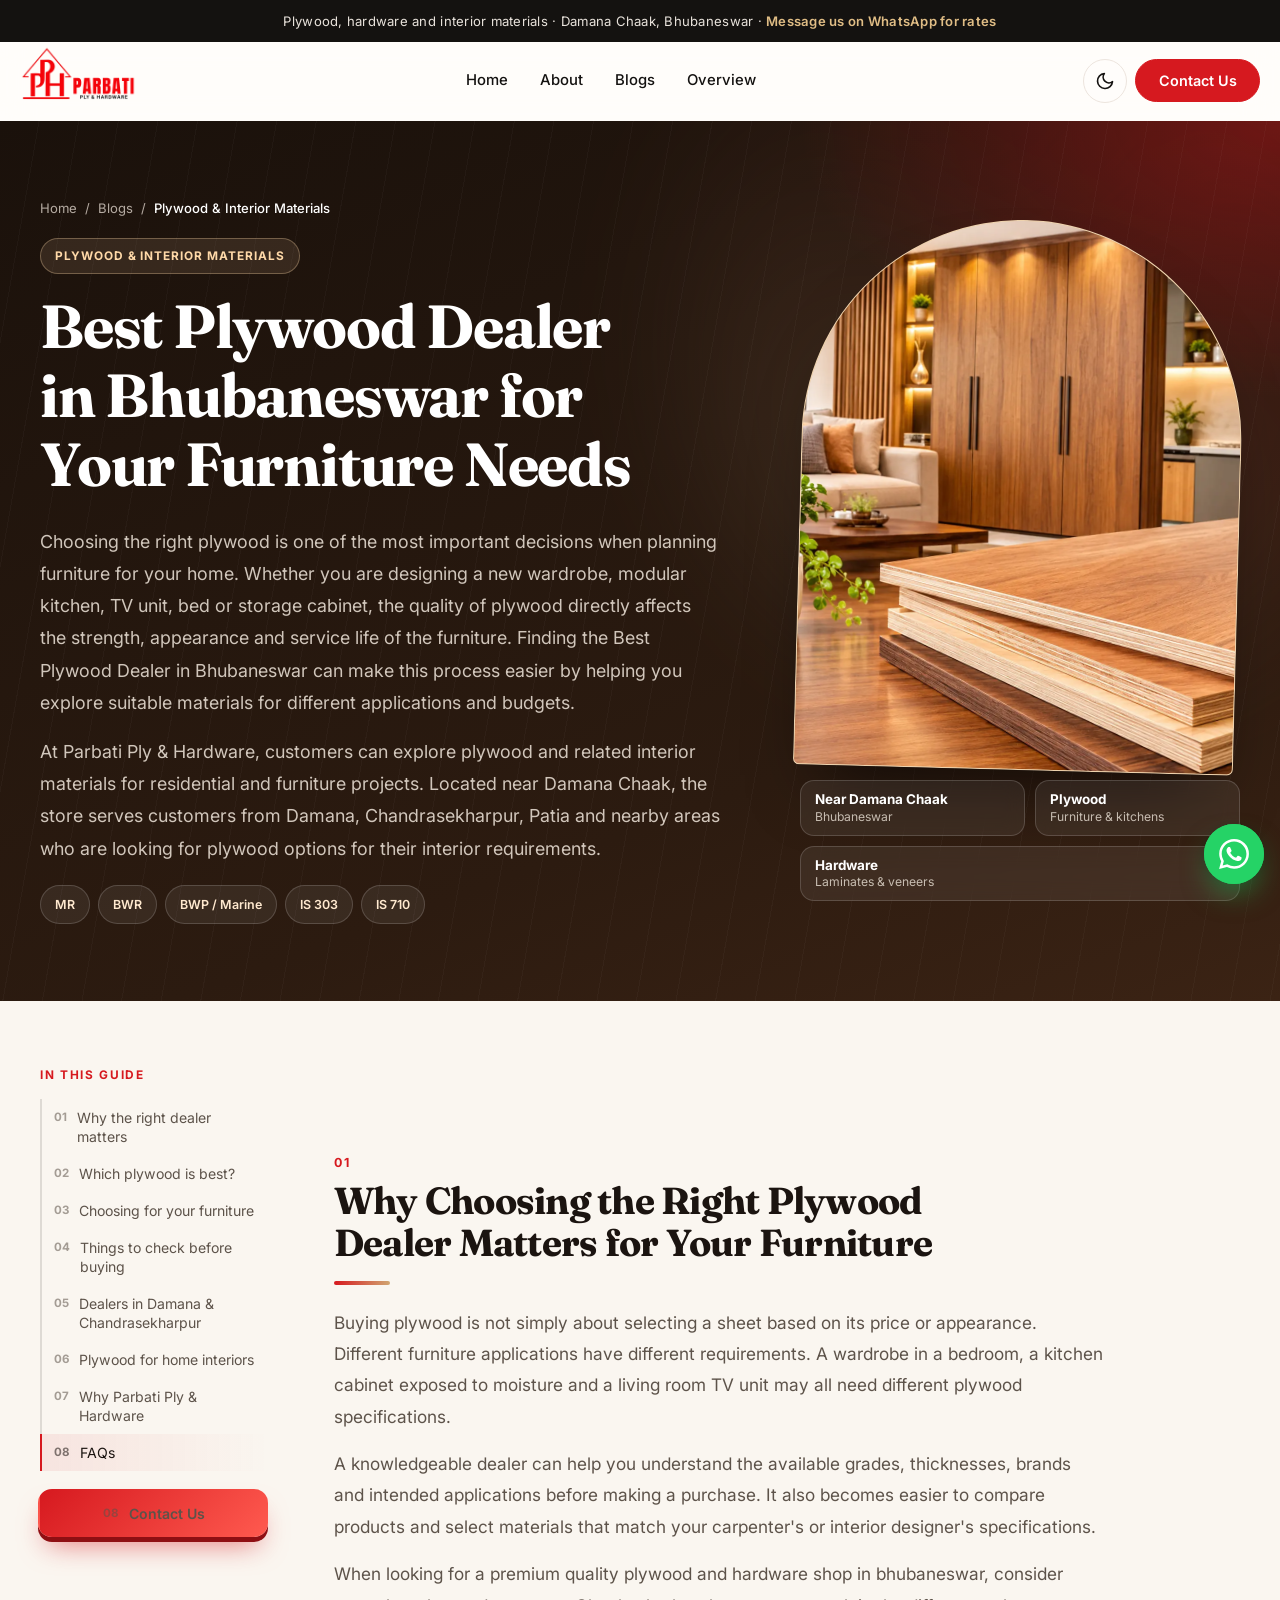
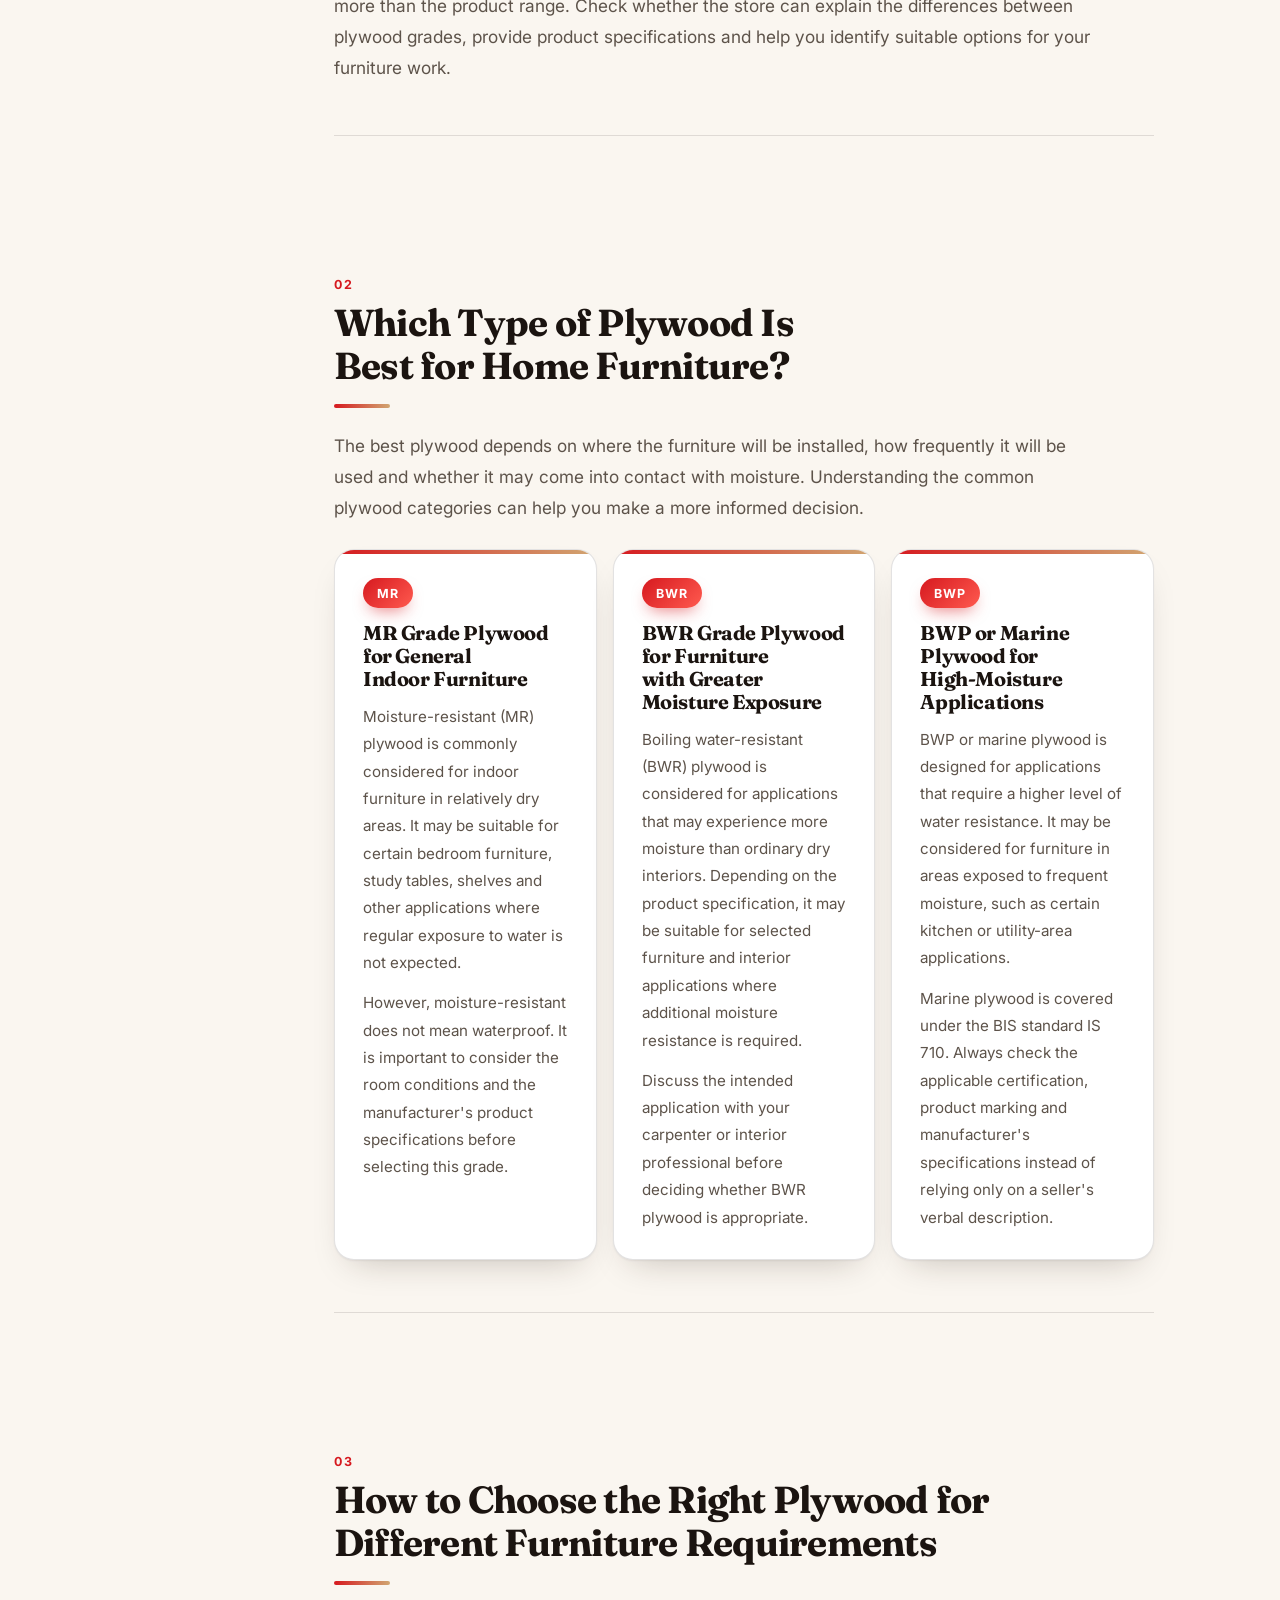
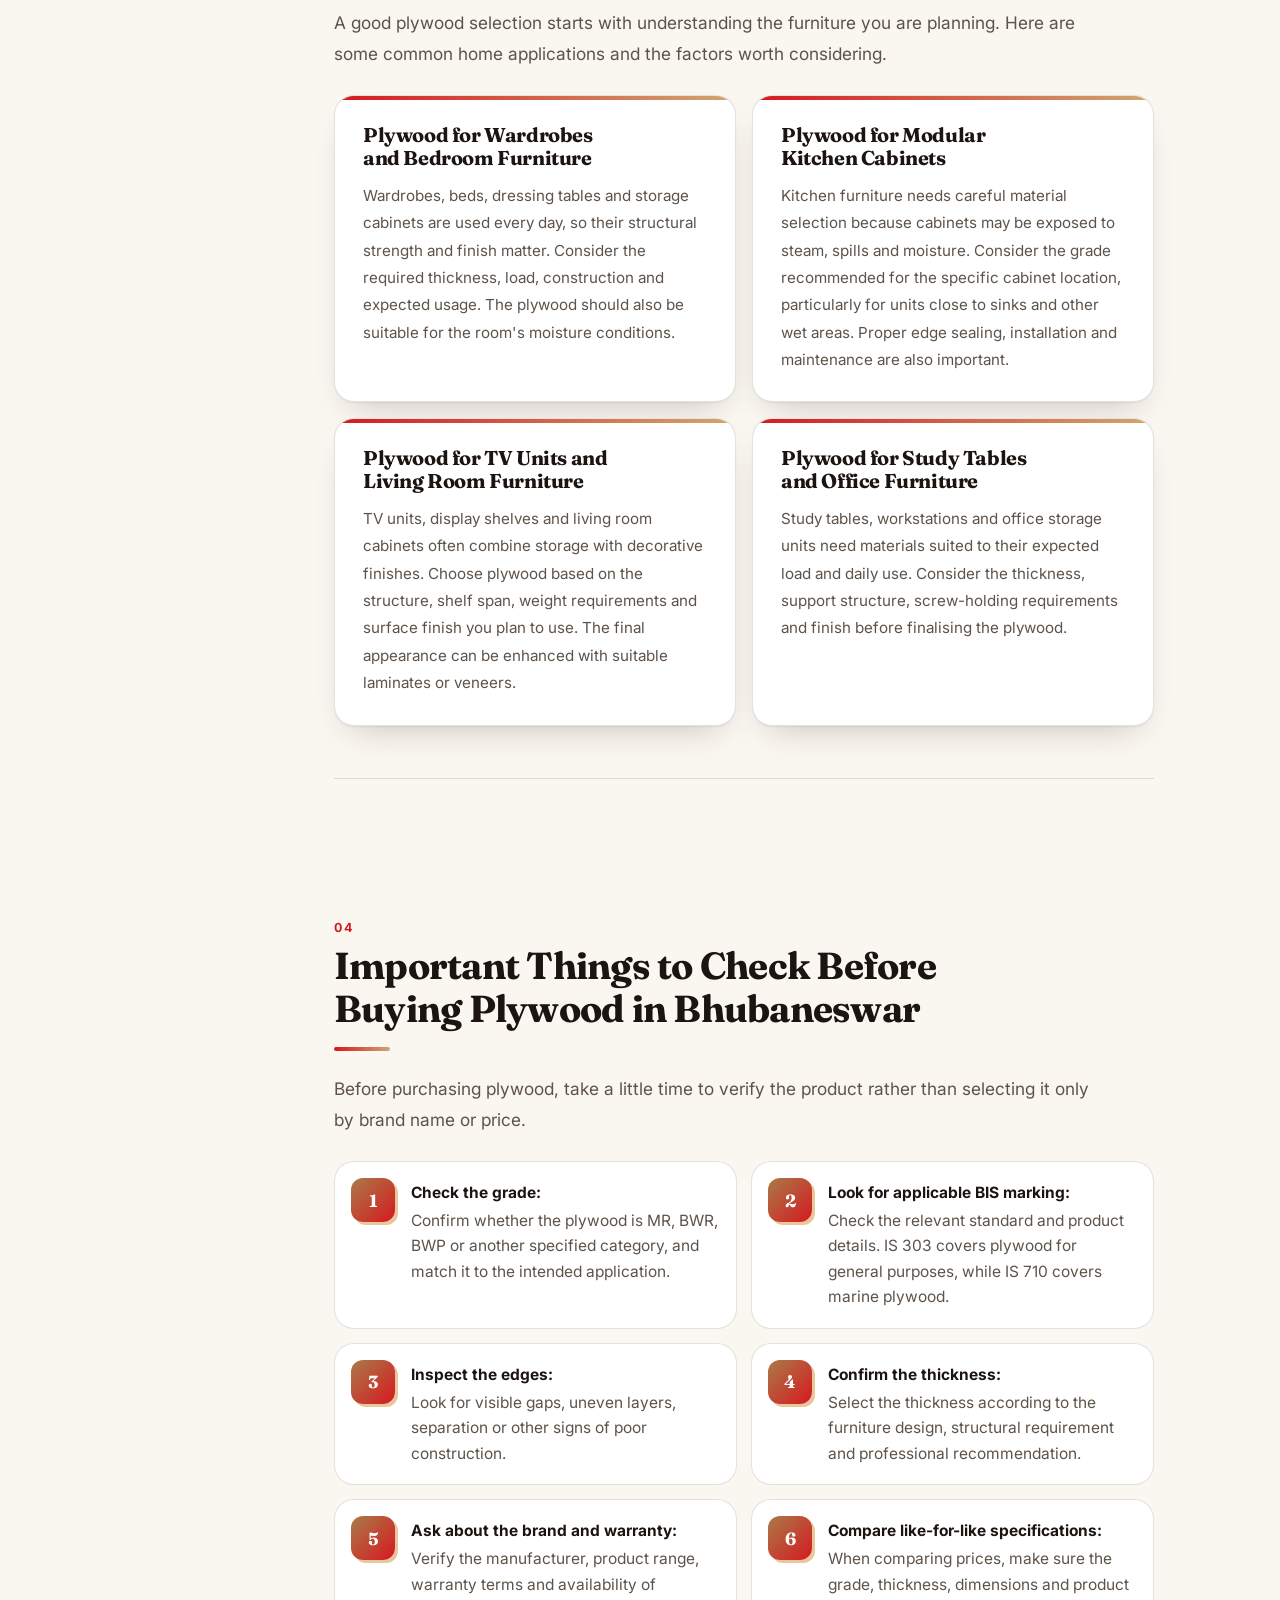
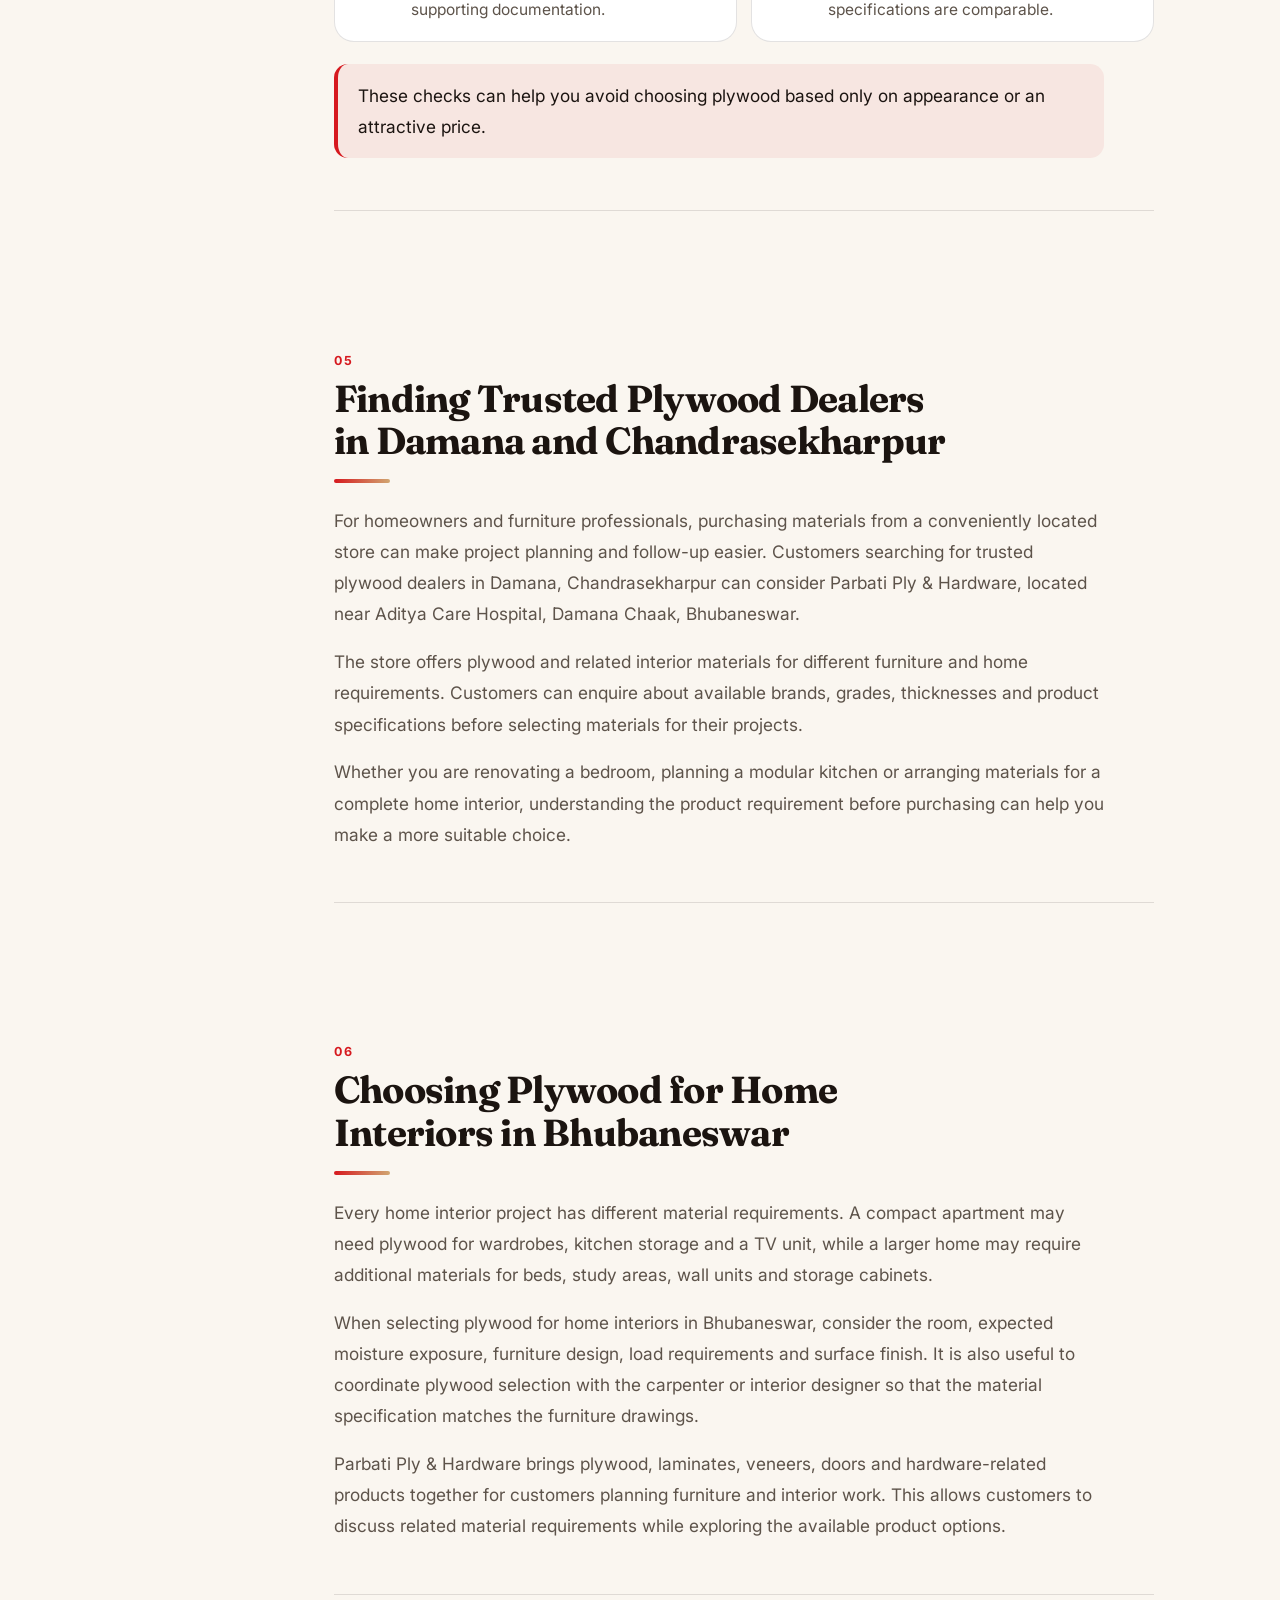
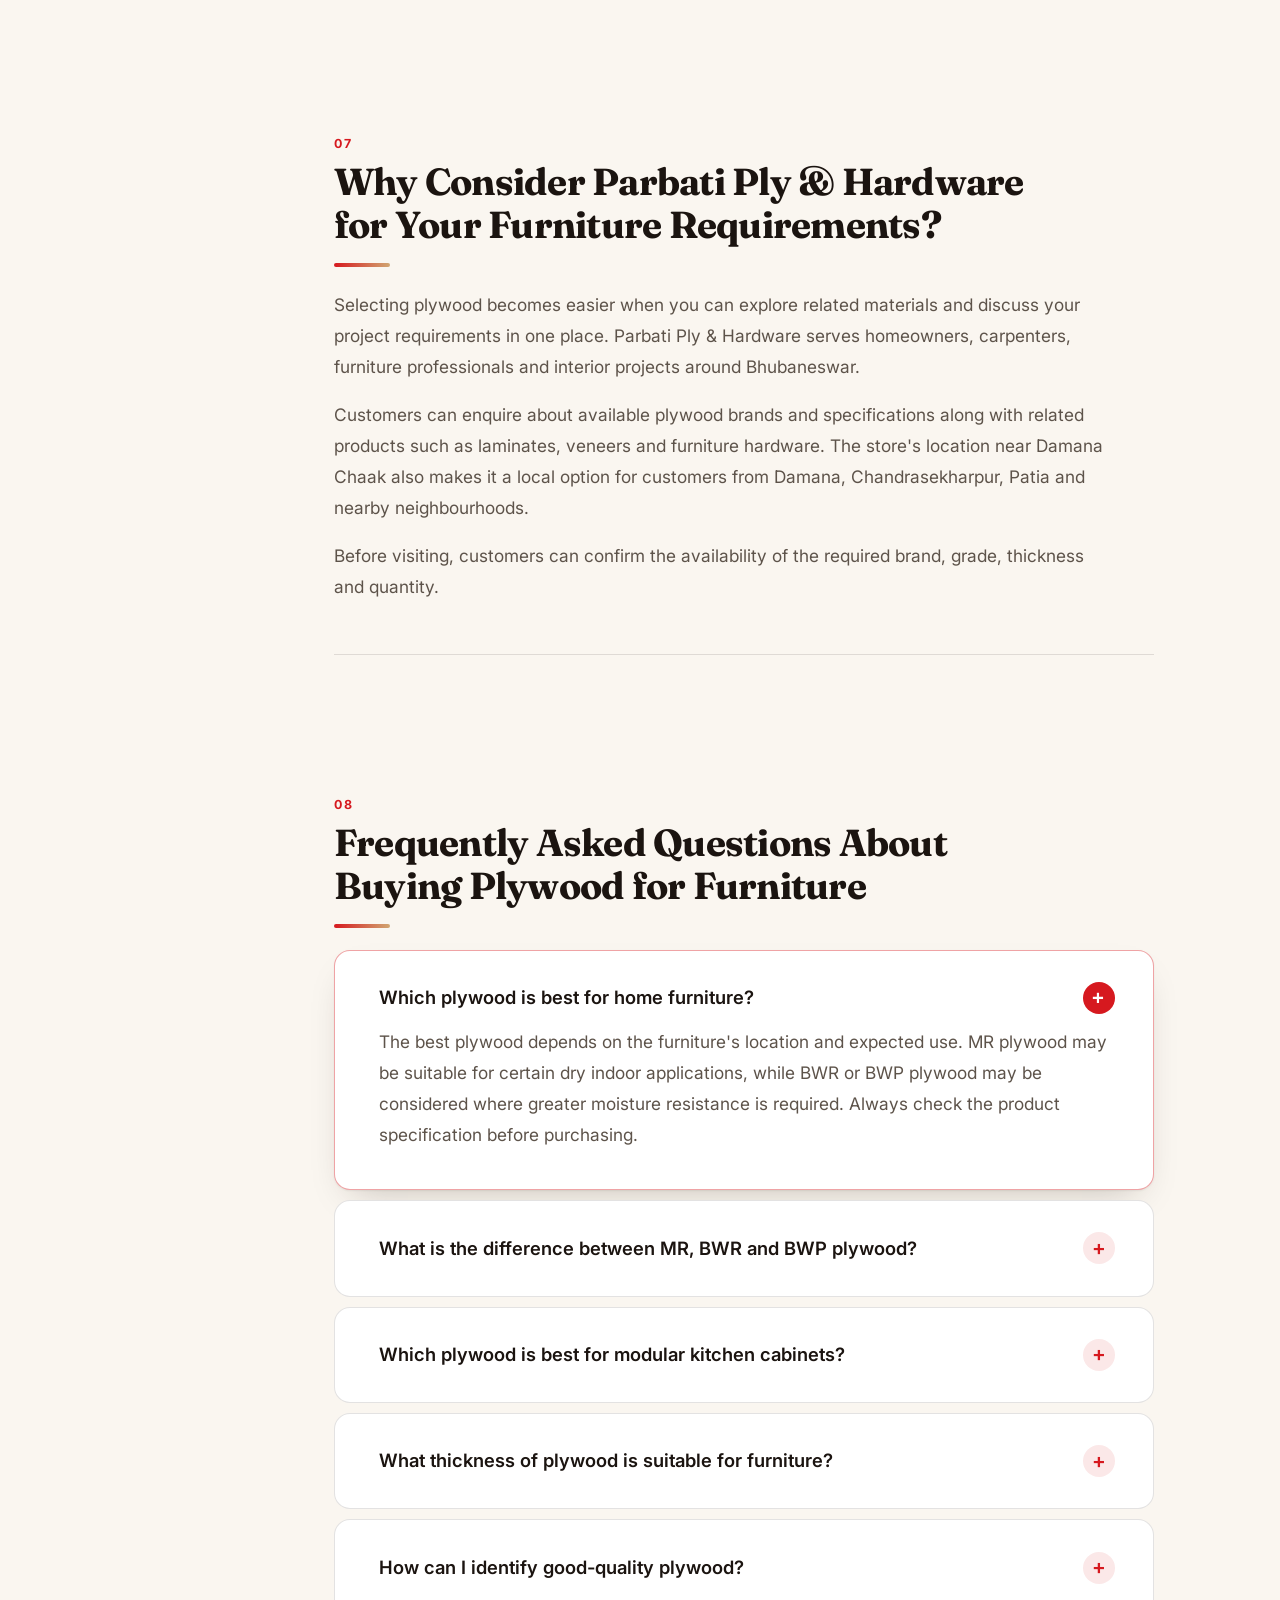
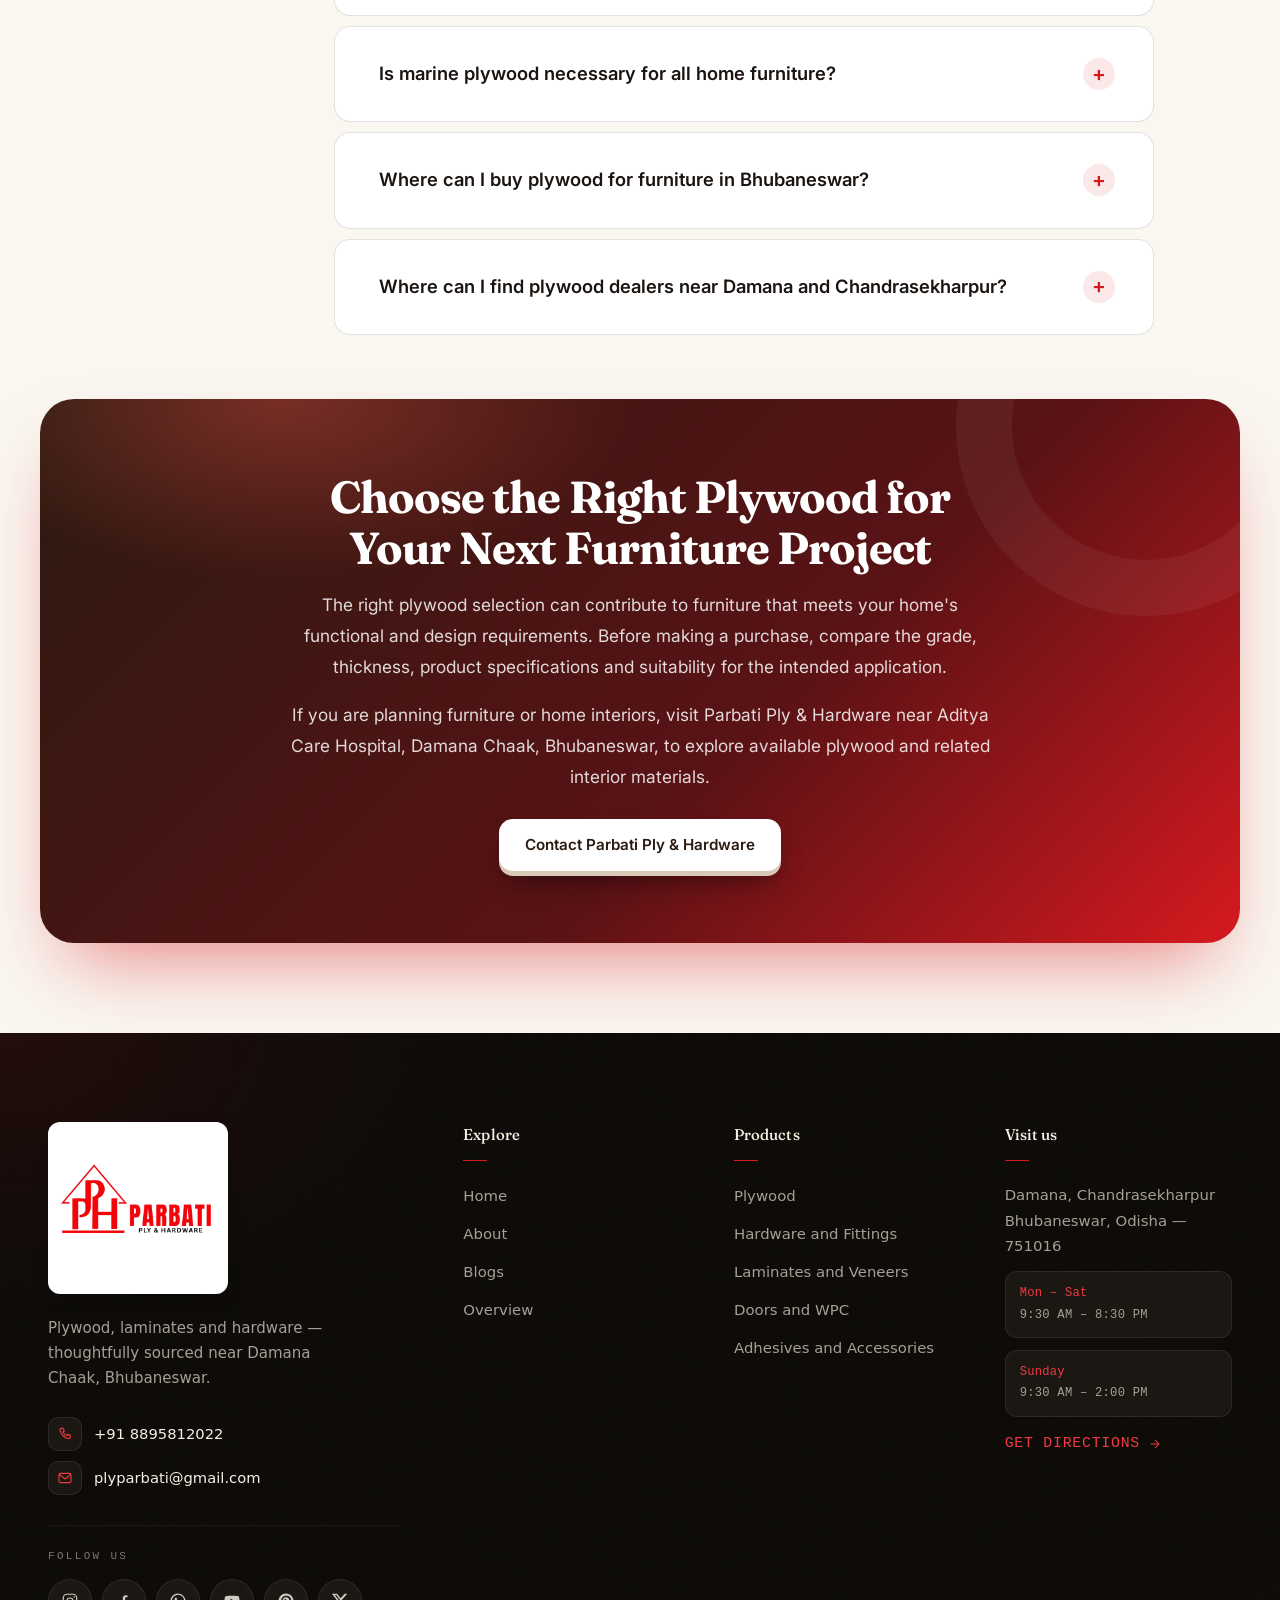
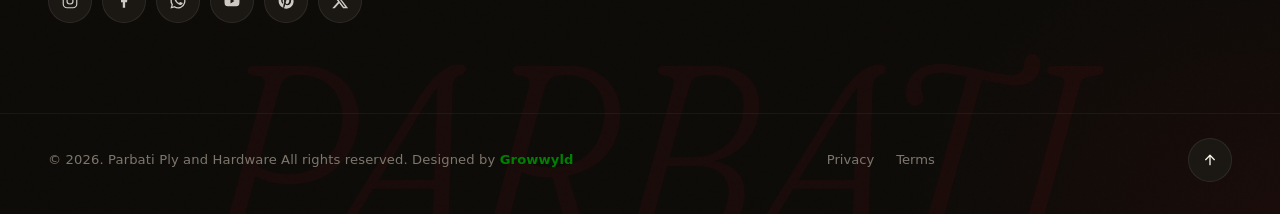
<file: best-plywood-dealer-in-bhubaneswar.html>
<!doctype html>
<html lang="en">

<head>
      <meta charset="utf-8" />
      <meta name="viewport" content="width=device-width, initial-scale=1, viewport-fit=cover" />
      <title>Best Plywood Dealer in Bhubaneswar for Furniture Needs | Parbati Ply &amp; Hardware</title>
      <meta name="description"
            content="Looking for the best plywood dealer in Bhubaneswar? Explore quality plywood for furniture, kitchens and home interiors at Parbati Ply &amp; Hardware store, Damana." />
      <meta name="keywords"
            content="best plywood dealer in bhubaneswar, premium quality plywood and hardware shop in bhubaneswar, trusted plywood dealers in damana chandrashekharpur, plywood for home interiors in bhubaneswar" />
      <meta name="robots" content="index, follow" />
      <link rel="canonical" href="https://parbatiply.com/best-plywood-dealer-in-bhubaneswar/" />
      <meta property="og:type" content="article" />
      <meta property="og:title"
            content="Best Plywood Dealer in Bhubaneswar for Furniture Needs | Parbati Ply &amp; Hardware" />
      <meta property="og:url" content="https://parbatiply.com/best-plywood-dealer-in-bhubaneswar/" />
      <meta property="og:image" content="https://parbatiply.com/images/logo.jpeg" />
      <meta property="og:locale" content="en_IN" />

      <!-- FAQ Schema: keep only while the visible FAQ matches -->
      <script type="application/ld+json">
{
  "@context": "https://schema.org",
  "@type": "FAQPage",
  "mainEntity": [
    {"@type": "Question","name": "Which plywood is best for home furniture?","acceptedAnswer": {"@type": "Answer","text": "The best plywood depends on the furniture's location and expected use. MR plywood may be suitable for certain dry indoor applications, while BWR or BWP plywood may be considered where greater moisture resistance is required. Always check the product specification before purchasing."}},
    {"@type": "Question","name": "What is the difference between MR, BWR and BWP plywood?","acceptedAnswer": {"@type": "Answer","text": "MR stands for moisture resistant, BWR stands for boiling water resistant, and BWP refers to boiling waterproof plywood. These categories indicate different moisture-resistance requirements. Select the grade according to the application and the manufacturer's specifications."}},
    {"@type": "Question","name": "Which plywood is best for modular kitchen cabinets?","acceptedAnswer": {"@type": "Answer","text": "Kitchen cabinets may be exposed to steam, spills and moisture. BWR or BWP-grade products may be considered depending on the cabinet location and product specification. For areas close to sinks or frequent water exposure, discuss the appropriate grade with your carpenter or interior professional."}},
    {"@type": "Question","name": "What thickness of plywood is suitable for furniture?","acceptedAnswer": {"@type": "Answer","text": "The required thickness depends on the furniture design, load, construction and intended use. Different components, such as cabinet sides, shelves, shutters and back panels, may require different thicknesses. Follow the furniture design and professional recommendation rather than choosing one thickness for every application."}},
    {"@type": "Question","name": "How can I identify good-quality plywood?","acceptedAnswer": {"@type": "Answer","text": "Check the product marking, applicable BIS standard, grade, thickness and manufacturer details. Inspect the visible edges for gaps or uneven layers, and ask for product documentation and warranty information where applicable."}},
    {"@type": "Question","name": "Is marine plywood necessary for all home furniture?","acceptedAnswer": {"@type": "Answer","text": "No. Marine plywood is designed for applications requiring higher water resistance and is not automatically necessary for every furniture item. The appropriate grade depends on the room conditions, moisture exposure and intended use."}},
    {"@type": "Question","name": "Where can I buy plywood for furniture in Bhubaneswar?","acceptedAnswer": {"@type": "Answer","text": "Customers can visit Parbati Ply & Hardware near Aditya Care Hospital, Damana Chaak, Bhubaneswar, to enquire about available plywood options and related interior materials for furniture requirements."}},
    {"@type": "Question","name": "Where can I find plywood dealers near Damana and Chandrasekharpur?","acceptedAnswer": {"@type": "Answer","text": "Parbati Ply & Hardware is located near Damana Chaak and serves customers from Damana, Chandrasekharpur, Patia and nearby areas. Confirm the required product's availability and store directions before visiting."}}
  ]
}
  </script>

      <link rel="icon" href="images/logo.jpeg" />
      <link rel="preconnect" href="https://fonts.googleapis.com" />
      <link rel="preconnect" href="https://fonts.gstatic.com" crossorigin />
      <link href="https://fonts.googleapis.com/css2?family=Fraunces:opsz,wght@9..144,500;9..144,700&family=Inter:wght@400;500;600&display=swap"
            rel="stylesheet" />
      <link rel="stylesheet" href="style/style.css" />
      <link rel="stylesheet" href="style/premium.css" />
      <link rel="stylesheet" href="style/parbati-footer.css" />
      <link rel="stylesheet" href="style/blogs.css" />
</head>

<body>
      <div id="top"></div>
      <a class="skip" href="#main">Skip to content</a>

      <div class="ann">
            Plywood, hardware and interior materials · Damana Chaak, Bhubaneswar ·
            <b>Message us on WhatsApp for rates</b>
      </div>

      <header>
            <div class="wrap nav">
                  <a href="index.html" class="logo" aria-label="Parbati Ply and Hardware home"><img
                              src="/images/Parbati-ply-transparency-logo.png" alt="Parbati Ply and Hardware logo"
                              width="200" height="200"></a>
                  <ul class="menu" id="menu">
                        <li><a href="index.html">Home</a></li>
                        <li><a href="about.html">About</a></li>
                        <li><a href="blogs.html">Blogs</a></li>
                        <li><a href="overview.html">Overview</a></li>
                  </ul>
                  <div class="acts">
                        <button class="ibtn" id="theme" aria-label="Toggle dark mode"><svg viewBox="0 0 24 24">
                                    <path d="M21 12.8A9 9 0 1 1 11.2 3 7 7 0 0 0 21 12.8z" />
                              </svg></button>
                        <a href="contact.html" class="btn nav-cta">Contact Us</a>
                        <button class="ibtn burger" id="burger" aria-label="Open menu" aria-expanded="false"
                              aria-controls="menu"><svg viewBox="0 0 24 24">
                                    <path d="M4 7h16M4 12h16M4 17h16" />
                              </svg></button>
                  </div>
            </div>
            <i class="prog" aria-hidden="true"></i>
      </header>

      <main id="main" class="bl">

            <!-- ================= HERO ================= -->
            <section class="bl-hero" id="blHero">
                  <div class="bl-aurora" aria-hidden="true"></div>
                  <div class="bl-wrap bl-hero-grid">
                        <div class="bl-hero-copy">
                              <nav class="bl-crumbs" aria-label="Breadcrumb">
                                    <a href="index.html">Home</a><span aria-hidden="true">/</span>
                                    <a href="blogs.html">Blogs</a><span aria-hidden="true">/</span>
                                    <b aria-current="page">Plywood &amp; Interior Materials</b>
                              </nav>
                              <span class="bl-tag">Plywood &amp; Interior Materials</span>
                              <h1>Best Plywood Dealer in Bhubaneswar for Your Furniture Needs</h1>
                              <p class="bl-lead">Choosing the right plywood is one of the most important decisions when
                                    planning furniture for your home. Whether you are designing a new wardrobe, modular
                                    kitchen, TV unit, bed or storage cabinet, the quality of plywood directly affects
                                    the strength, appearance and service life of the furniture. Finding the Best Plywood
                                    Dealer in Bhubaneswar can make this process easier by helping you explore suitable
                                    materials for different applications and budgets.</p>
                              <p class="bl-lead">At Parbati Ply &amp; Hardware, customers can explore plywood and
                                    related interior materials for residential and furniture projects. Located near
                                    Damana Chaak, the store serves customers from Damana, Chandrasekharpur, Patia and
                                    nearby areas who are looking for plywood options for their interior requirements.
                              </p>
                              <div class="bl-chips"><span>MR</span><span>BWR</span><span>BWP / Marine</span><span>IS
                                          303</span><span>IS 710</span></div>
                        </div>

                        <div class="bl-scene">
                              <figure class="bl-hero-img">
                                    <img src="images/Best-Plywood-Dealer-in-Bhubaneswar.webp"
                                          alt="Plywood sheets for furniture at Parbati Ply &amp; Hardware, Damana, Bhubaneswar"
                                          width="800" height="1000" fetchpriority="high" decoding="async"
                                          onerror="this.parentNode.classList.add('is-fallback');this.remove()" />
                              </figure>
                              <div class="bl-float f1"><b>Near Damana Chaak</b>Bhubaneswar</div>
                              <div class="bl-float f2"><b>Plywood</b>Furniture &amp; kitchens</div>
                              <div class="bl-float f3"><b>Hardware</b>Laminates &amp; veneers</div>
                        </div>
                  </div>
            </section>

            <!-- ================= BODY ================= -->
            <div class="bl-wrap bl-layout">

                  <aside class="bl-toc" aria-label="Table of contents">
                        <div class="bl-toc-card">
                              <h4>In this guide</h4>
                              <ol>
                                    <li><a href="#why">Why the right dealer matters</a></li>
                                    <li><a href="#types">Which plywood is best?</a></li>
                                    <li><a href="#choose">Choosing for your furniture</a></li>
                                    <li><a href="#check">Things to check before buying</a></li>
                                    <li><a href="#local">Dealers in Damana &amp; Chandrasekharpur</a></li>
                                    <li><a href="#interiors">Plywood for home interiors</a></li>
                                    <li><a href="#parbati">Why Parbati Ply &amp; Hardware</a></li>
                                    <li><a href="#faq">FAQs</a></li>
                              </ol>
                              <a href="contact.html" class="bl-btn bl-btn--block">Contact Us</a>
                        </div>
                  </aside>

                  <article class="bl-article">

                        <!-- WHY -->
                        <section id="why" class="bl-sec bl-rv">
                              <h2>Why Choosing the Right Plywood Dealer Matters for Your Furniture</h2>
                              <p>Buying plywood is not simply about selecting a sheet based on its price or appearance.
                                    Different furniture applications have different requirements. A wardrobe in a
                                    bedroom, a kitchen cabinet exposed to moisture and a living room TV unit may all
                                    need different plywood specifications.</p>
                              <p>A knowledgeable dealer can help you understand the available grades, thicknesses,
                                    brands and intended applications before making a purchase. It also becomes easier to
                                    compare products and select materials that match your carpenter's or interior
                                    designer's specifications.</p>
                              <p>When looking for a premium quality plywood and hardware shop in bhubaneswar, consider
                                    more than the product range. Check whether the store can explain the differences
                                    between plywood grades, provide product specifications and help you identify
                                    suitable options for your furniture work.</p>
                        </section>

                        <!-- TYPES -->
                        <section id="types" class="bl-sec bl-rv">
                              <h2>Which Type of Plywood Is Best for Home Furniture?</h2>
                              <p>The best plywood depends on where the furniture will be installed, how frequently it
                                    will be used and whether it may come into contact with moisture. Understanding the
                                    common plywood categories can help you make a more informed decision.</p>
                              <div class="bl-grid bl-grid--3">
                                    <div class="bl-card bl-tilt"><span class="bl-badge">MR</span>
                                          <h3>MR Grade Plywood for General Indoor Furniture</h3>
                                          <p>Moisture-resistant (MR) plywood is commonly considered for indoor furniture
                                                in relatively dry areas. It may be suitable for certain bedroom
                                                furniture, study tables, shelves and other applications where regular
                                                exposure to water is not expected.</p>
                                          <p>However, moisture-resistant does not mean waterproof. It is important to
                                                consider the room conditions and the manufacturer's product
                                                specifications before selecting this grade.</p>
                                    </div>
                                    <div class="bl-card bl-tilt"><span class="bl-badge">BWR</span>
                                          <h3>BWR Grade Plywood for Furniture with Greater Moisture Exposure</h3>
                                          <p>Boiling water-resistant (BWR) plywood is considered for applications that
                                                may experience more moisture than ordinary dry interiors. Depending on
                                                the product specification, it may be suitable for selected furniture and
                                                interior applications where additional moisture resistance is required.
                                          </p>
                                          <p>Discuss the intended application with your carpenter or interior
                                                professional before deciding whether BWR plywood is appropriate.</p>
                                    </div>
                                    <div class="bl-card bl-tilt"><span class="bl-badge">BWP</span>
                                          <h3>BWP or Marine Plywood for High-Moisture Applications</h3>
                                          <p>BWP or marine plywood is designed for applications that require a higher
                                                level of water resistance. It may be considered for furniture in areas
                                                exposed to frequent moisture, such as certain kitchen or utility-area
                                                applications.</p>
                                          <p>Marine plywood is covered under the BIS standard IS 710. Always check the
                                                applicable certification, product marking and manufacturer's
                                                specifications instead of relying only on a seller's verbal description.
                                          </p>
                                    </div>
                              </div>
                        </section>

                        <!-- CHOOSE -->
                        <section id="choose" class="bl-sec bl-rv">
                              <h2>How to Choose the Right Plywood for Different Furniture Requirements</h2>
                              <p>A good plywood selection starts with understanding the furniture you are planning. Here
                                    are some common home applications and the factors worth considering.</p>
                              <div class="bl-grid bl-grid--2">
                                    <div class="bl-card bl-tilt">
                                          <h3>Plywood for Wardrobes and Bedroom Furniture</h3>
                                          <p>Wardrobes, beds, dressing tables and storage cabinets are used every day,
                                                so their structural strength and finish matter. Consider the required
                                                thickness, load, construction and expected usage. The plywood should
                                                also be suitable for the room's moisture conditions.</p>
                                    </div>
                                    <div class="bl-card bl-tilt">
                                          <h3>Plywood for Modular Kitchen Cabinets</h3>
                                          <p>Kitchen furniture needs careful material selection because cabinets may be
                                                exposed to steam, spills and moisture. Consider the grade recommended
                                                for the specific cabinet location, particularly for units close to sinks
                                                and other wet areas. Proper edge sealing, installation and maintenance
                                                are also important.</p>
                                    </div>
                                    <div class="bl-card bl-tilt">
                                          <h3>Plywood for TV Units and Living Room Furniture</h3>
                                          <p>TV units, display shelves and living room cabinets often combine storage
                                                with decorative finishes. Choose plywood based on the structure, shelf
                                                span, weight requirements and surface finish you plan to use. The final
                                                appearance can be enhanced with suitable laminates or veneers.</p>
                                    </div>
                                    <div class="bl-card bl-tilt">
                                          <h3>Plywood for Study Tables and Office Furniture</h3>
                                          <p>Study tables, workstations and office storage units need materials suited
                                                to their expected load and daily use. Consider the thickness, support
                                                structure, screw-holding requirements and finish before finalising the
                                                plywood.</p>
                                    </div>
                              </div>
                        </section>

                        <!-- CHECK -->
                        <section id="check" class="bl-sec bl-rv">
                              <h2>Important Things to Check Before Buying Plywood in Bhubaneswar</h2>
                              <p>Before purchasing plywood, take a little time to verify the product rather than
                                    selecting it only by brand name or price.</p>
                              <ol class="bl-steps">
                                    <li><b>Check the grade:</b> Confirm whether the plywood is MR, BWR, BWP or another
                                          specified category, and match it to the intended application.</li>
                                    <li><b>Look for applicable BIS marking:</b> Check the relevant standard and product
                                          details. IS 303 covers plywood for general purposes, while IS 710 covers
                                          marine plywood.</li>
                                    <li><b>Inspect the edges:</b> Look for visible gaps, uneven layers, separation or
                                          other signs of poor construction.</li>
                                    <li><b>Confirm the thickness:</b> Select the thickness according to the furniture
                                          design, structural requirement and professional recommendation.</li>
                                    <li><b>Ask about the brand and warranty:</b> Verify the manufacturer, product range,
                                          warranty terms and availability of supporting documentation.</li>
                                    <li><b>Compare like-for-like specifications:</b> When comparing prices, make sure
                                          the grade, thickness, dimensions and product specifications are comparable.
                                    </li>
                              </ol>
                              <p class="bl-note">These checks can help you avoid choosing plywood based only on
                                    appearance or an attractive price.</p>
                        </section>

                        <!-- LOCAL -->
                        <section id="local" class="bl-sec bl-rv">
                              <h2>Finding Trusted Plywood Dealers in Damana and Chandrasekharpur</h2>
                              <p>For homeowners and furniture professionals, purchasing materials from a conveniently
                                    located store can make project planning and follow-up easier. Customers searching
                                    for trusted plywood dealers in Damana, Chandrasekharpur can consider Parbati Ply
                                    &amp; Hardware, located near Aditya Care Hospital, Damana Chaak, Bhubaneswar.</p>
                              <p>The store offers plywood and related interior materials for different furniture and
                                    home requirements. Customers can enquire about available brands, grades, thicknesses
                                    and product specifications before selecting materials for their projects.</p>
                              <p>Whether you are renovating a bedroom, planning a modular kitchen or arranging materials
                                    for a complete home interior, understanding the product requirement before
                                    purchasing can help you make a more suitable choice.</p>
                        </section>

                        <!-- INTERIORS -->
                        <section id="interiors" class="bl-sec bl-rv">
                              <h2>Choosing Plywood for Home Interiors in Bhubaneswar</h2>
                              <p>Every home interior project has different material requirements. A compact apartment
                                    may need plywood for wardrobes, kitchen storage and a TV unit, while a larger home
                                    may require additional materials for beds, study areas, wall units and storage
                                    cabinets.</p>
                              <p>When selecting plywood for home interiors in Bhubaneswar, consider the room, expected
                                    moisture exposure, furniture design, load requirements and surface finish. It is
                                    also useful to coordinate plywood selection with the carpenter or interior designer
                                    so that the material specification matches the furniture drawings.</p>
                              <p>Parbati Ply &amp; Hardware brings plywood, laminates, veneers, doors and
                                    hardware-related products together for customers planning furniture and interior
                                    work. This allows customers to discuss related material requirements while exploring
                                    the available product options.</p>
                        </section>

                        <!-- PARBATI -->
                        <section id="parbati" class="bl-sec bl-rv">
                              <h2>Why Consider Parbati Ply &amp; Hardware for Your Furniture Requirements?</h2>
                              <p>Selecting plywood becomes easier when you can explore related materials and discuss
                                    your project requirements in one place. Parbati Ply &amp; Hardware serves
                                    homeowners, carpenters, furniture professionals and interior projects around
                                    Bhubaneswar.</p>
                              <p>Customers can enquire about available plywood brands and specifications along with
                                    related products such as laminates, veneers and furniture hardware. The store's
                                    location near Damana Chaak also makes it a local option for customers from Damana,
                                    Chandrasekharpur, Patia and nearby neighbourhoods.</p>
                              <p>Before visiting, customers can confirm the availability of the required brand, grade,
                                    thickness and quantity.</p>
                        </section>

                        <!-- FAQ -->
                        <section id="faq" class="bl-sec bl-rv">
                              <h2>Frequently Asked Questions About Buying Plywood for Furniture</h2>
                              <div class="bl-faq">
                                    <details open>
                                          <summary>Which plywood is best for home furniture?</summary>
                                          <p>The best plywood depends on the furniture's location and expected use. MR
                                                plywood may be suitable for certain dry indoor applications, while BWR
                                                or BWP plywood may be considered where greater moisture resistance is
                                                required. Always check the product specification before purchasing.</p>
                                    </details>
                                    <details>
                                          <summary>What is the difference between MR, BWR and BWP plywood?</summary>
                                          <p>MR stands for moisture resistant, BWR stands for boiling water resistant,
                                                and BWP refers to boiling waterproof plywood. These categories indicate
                                                different moisture-resistance requirements. Select the grade according
                                                to the application and the manufacturer's specifications.</p>
                                    </details>
                                    <details>
                                          <summary>Which plywood is best for modular kitchen cabinets?</summary>
                                          <p>Kitchen cabinets may be exposed to steam, spills and moisture. BWR or
                                                BWP-grade products may be considered depending on the cabinet location
                                                and product specification. For areas close to sinks or frequent water
                                                exposure, discuss the appropriate grade with your carpenter or interior
                                                professional.</p>
                                    </details>
                                    <details>
                                          <summary>What thickness of plywood is suitable for furniture?</summary>
                                          <p>The required thickness depends on the furniture design, load, construction
                                                and intended use. Different components, such as cabinet sides, shelves,
                                                shutters and back panels, may require different thicknesses. Follow the
                                                furniture design and professional recommendation rather than choosing
                                                one thickness for every application.</p>
                                    </details>
                                    <details>
                                          <summary>How can I identify good-quality plywood?</summary>
                                          <p>Check the product marking, applicable BIS standard, grade, thickness and
                                                manufacturer details. Inspect the visible edges for gaps or uneven
                                                layers, and ask for product documentation and warranty information where
                                                applicable.</p>
                                    </details>
                                    <details>
                                          <summary>Is marine plywood necessary for all home furniture?</summary>
                                          <p>No. Marine plywood is designed for applications requiring higher water
                                                resistance and is not automatically necessary for every furniture item.
                                                The appropriate grade depends on the room conditions, moisture exposure
                                                and intended use.</p>
                                    </details>
                                    <details>
                                          <summary>Where can I buy plywood for furniture in Bhubaneswar?</summary>
                                          <p>Customers can visit Parbati Ply &amp; Hardware near Aditya Care Hospital,
                                                Damana Chaak, Bhubaneswar, to enquire about available plywood options
                                                and related interior materials for furniture requirements.</p>
                                    </details>
                                    <details>
                                          <summary>Where can I find plywood dealers near Damana and Chandrasekharpur?
                                          </summary>
                                          <p>Parbati Ply &amp; Hardware is located near Damana Chaak and serves
                                                customers from Damana, Chandrasekharpur, Patia and nearby areas. Confirm
                                                the required product's availability and store directions before
                                                visiting.</p>
                                    </details>
                              </div>
                        </section>
                  </article>
            </div>

            <!-- ================= CTA ================= -->
            <section class="bl-cta bl-rv">
                  <div class="bl-wrap">
                        <div class="bl-cta-box">
                              <h2>Choose the Right Plywood for Your Next Furniture Project</h2>
                              <p>The right plywood selection can contribute to furniture that meets your home's
                                    functional and design requirements. Before making a purchase, compare the grade,
                                    thickness, product specifications and suitability for the intended application.</p>
                              <p>If you are planning furniture or home interiors, visit Parbati Ply &amp; Hardware near
                                    Aditya Care Hospital, Damana Chaak, Bhubaneswar, to explore available plywood and
                                    related interior materials.</p>
                              <a href="contact.html" class="bl-btn bl-btn--light">Contact Parbati Ply &amp; Hardware</a>
                        </div>
                  </div>
            </section>
      </main>

      <footer class="ppf" id="footer">
            <div class="ppf-main">
                  <div class="ppf-wrap">
                        <div class="ppf-grid">
                              <div class="ppf-brand">
                                    <a href="index.html" class="ppf-logo" aria-label="Parbati Ply and Hardware home">
                                          <img src="images/Parbati-ply-transparency-logo.png"
                                                alt="Parbati Ply and Hardware logo" width="180" height="52" />
                                    </a>
                                    <p class="ppf-tagline">
                                          Plywood, laminates and hardware — thoughtfully sourced near
                                          Damana Chaak, Bhubaneswar.
                                    </p>
                                    <div class="ppf-contact">
                                          <a href="tel:+918895812022" class="ppf-contact-item">
                                                <span class="ppf-contact-icon" aria-hidden="true">
                                                      <svg viewBox="0 0 24 24" fill="none" stroke="currentColor"
                                                            stroke-width="1.7" stroke-linecap="round"
                                                            stroke-linejoin="round">
                                                            <path
                                                                  d="M6.4 3.5h3l1.5 4-2 1.5a12 12 0 0 0 5.6 5.6l1.5-2 4 1.5v3a2 2 0 0 1-2.2 2A17.6 17.6 0 0 1 4.4 5.7a2 2 0 0 1 2-2.2Z" />
                                                      </svg>
                                                </span>
                                                <span>+91 8895812022</span>
                                          </a>
                                          <a href="mailto:plyparbati@gmail.com" class="ppf-contact-item">
                                                <span class="ppf-contact-icon" aria-hidden="true">
                                                      <svg viewBox="0 0 24 24" fill="none" stroke="currentColor"
                                                            stroke-width="1.7" stroke-linecap="round"
                                                            stroke-linejoin="round">
                                                            <rect x="3" y="5" width="18" height="14" rx="2.4" />
                                                            <path d="m3.5 6.5 8.5 7 8.5-7" />
                                                      </svg>
                                                </span>
                                                <span>plyparbati@gmail.com</span>
                                          </a>
                                    </div>
                                    <div class="ppf-social">
                                          <span class="ppf-social-label">Follow us</span>
                                          <ul class="ppf-socials" aria-label="Social media">
                                                <li>
                                                      <a href="https://www.instagram.com/plyparbati/" target="_blank"
                                                            rel="noopener" aria-label="Instagram">
                                                            <svg viewBox="0 0 24 24" fill="none" stroke="currentColor"
                                                                  stroke-width="1.6" stroke-linecap="round"
                                                                  stroke-linejoin="round">
                                                                  <rect x="3" y="3" width="18" height="18" rx="5" />
                                                                  <circle cx="12" cy="12" r="4" />
                                                                  <circle cx="17.5" cy="6.5" r="1" fill="currentColor"
                                                                        stroke="none" />
                                                            </svg>
                                                      </a>
                                                </li>
                                                <li>
                                                      <a href="https://www.facebook.com/profile.php?id=61595468919960"
                                                            target="_blank" rel="noopener" aria-label="Facebook">
                                                            <svg viewBox="0 0 24 24" fill="currentColor">
                                                                  <path
                                                                        d="M13.5 21v-7.5H16l.4-3h-2.9V8.6c0-.9.3-1.5 1.5-1.5h1.6V4.4c-.3 0-1.2-.1-2.3-.1-2.3 0-3.9 1.4-3.9 4v2.2H8v3h2.4V21h3.1Z" />
                                                            </svg>
                                                      </a>
                                                </li>
                                                <li>
                                                      <a href="https://wa.me/918895812022" target="_blank"
                                                            rel="noopener" aria-label="WhatsApp">
                                                            <svg viewBox="0 0 24 24" fill="currentColor">
                                                                  <path
                                                                        d="M12 2a10 10 0 0 0-8.6 15.1L2 22l5-1.3A10 10 0 1 0 12 2Zm0 18.2a8.2 8.2 0 0 1-4.2-1.2l-.3-.2-3 .8.8-2.9-.2-.3A8.2 8.2 0 1 1 12 20.2Zm4.6-6.1c-.2-.1-1.4-.7-1.6-.8s-.4-.1-.5.1-.6.8-.7 1-.3.2-.5.1a6.7 6.7 0 0 1-3.3-2.9c-.3-.4 0-.4.1-.6l.4-.5c.1-.2.2-.3.3-.5s0-.3 0-.4l-.7-1.7c-.2-.5-.4-.4-.5-.4h-.5a1 1 0 0 0-.7.3 3 3 0 0 0-.9 2.2 5.2 5.2 0 0 0 1.1 2.7 11.8 11.8 0 0 0 4.5 4c.6.3 1.1.4 1.5.5a3.6 3.6 0 0 0 1.6-.1 2.7 2.7 0 0 0 1.8-1.3 2.2 2.2 0 0 0 .2-1.3c-.1-.1-.2-.2-.4-.3Z" />
                                                            </svg>
                                                      </a>
                                                </li>
                                                <li>
                                                      <a href="https://www.youtube.com/@ParbatiPlyHardware"
                                                            target="_blank" rel="noopener" aria-label="YouTube">
                                                            <svg viewBox="0 0 24 24" fill="currentColor">
                                                                  <path
                                                                        d="M21.6 7.2a2.6 2.6 0 0 0-1.8-1.8C18.2 5 12 5 12 5s-6.2 0-7.8.4A2.6 2.6 0 0 0 2.4 7.2 27 27 0 0 0 2 12a27 27 0 0 0 .4 4.8 2.6 2.6 0 0 0 1.8 1.8C5.8 19 12 19 12 19s6.2 0 7.8-.4a2.6 2.6 0 0 0 1.8-1.8A27 27 0 0 0 22 12a27 27 0 0 0-.4-4.8ZM10 15.2V8.8l5.2 3.2-5.2 3.2Z" />
                                                            </svg>
                                                      </a>
                                                </li>
                                                <li>
                                                      <a href="https://in.pinterest.com/plyparbati/" target="_blank"
                                                            rel="noopener" aria-label="Pinterest">
                                                            <svg viewBox="0 0 24 24" fill="currentColor">
                                                                  <path
                                                                        d="M12.04 2C6.58 2 2.13 6.45 2.13 11.91c0 4.2 2.61 7.79 6.29 9.25-.09-.79-.17-2 .03-2.86.19-.78 1.2-5 1.2-5s-.3-.61-.3-1.51c0-1.42.82-2.48 1.85-2.48.87 0 1.29.65 1.29 1.44 0 .88-.56 2.19-.85 3.4-.24 1.02.51 1.85 1.51 1.85 1.82 0 3.21-1.92 3.21-4.69 0-2.45-1.76-4.16-4.27-4.16-2.91 0-4.62 2.18-4.62 4.44 0 .88.34 1.82.76 2.33.08.1.09.19.07.29-.08.32-.25 1.02-.28 1.16-.05.19-.15.23-.35.14-1.3-.61-2.11-2.51-2.11-4.04 0-3.29 2.39-6.31 6.89-6.31 3.62 0 6.43 2.58 6.43 6.02 0 3.6-2.27 6.49-5.42 6.49-1.06 0-2.05-.55-2.39-1.2l-.65 2.48c-.24.91-.88 2.05-1.31 2.75.99.3 2.03.47 3.12.47 5.46 0 9.91-4.45 9.91-9.91S17.5 2 12.04 2Z" />
                                                            </svg>
                                                      </a>
                                                </li>
                                                <li>
                                                      <a href="https://x.com/ParbatiPly" target="_blank" rel="noopener"
                                                            aria-label="X (Twitter)">
                                                            <svg viewBox="0 0 24 24" fill="currentColor">
                                                                  <path
                                                                        d="M18.244 2.25h3.308l-7.227 8.26 8.502 11.24H16.17l-5.214-6.817L4.99 21.75H1.68l7.73-8.835L1.254 2.25H8.08l4.713 6.231zm-1.161 17.52h1.833L7.084 4.126H5.117z" />
                                                            </svg>
                                                      </a>
                                                </li>
                                          </ul>
                                    </div>
                              </div>

                              <nav class="ppf-col" aria-labelledby="ppf-explore">
                                    <h4 id="ppf-explore">Explore</h4>
                                    <ul>
                                          <li><a href="index.html">Home</a></li>
                                          <li><a href="about.html">About</a></li>
                                          <li><a href="blogs.html">Blogs</a></li>
                                          <li><a href="overview.html">Overview</a></li>
                                    </ul>
                              </nav>

                              <nav class="ppf-col" aria-labelledby="ppf-products">
                                    <h4 id="ppf-products">Products</h4>
                                    <ul>
                                          <li><a href="index.html#plywood">Plywood</a></li>
                                          <li><a href="index.html#shop">Hardware and Fittings</a></li>
                                          <li><a href="index.html#shop">Laminates and Veneers</a></li>
                                          <li><a href="index.html#shop">Doors and WPC</a></li>
                                          <li><a href="index.html#shop">Adhesives and Accessories</a></li>
                                    </ul>
                              </nav>

                              <nav class="ppf-col" aria-labelledby="ppf-visit">
                                    <h4 id="ppf-visit">Visit us</h4>
                                    <ul class="ppf-visit-list">
                                          <li class="ppf-visit-address">
                                                Damana, Chandrasekharpur<br />
                                                Bhubaneswar, Odisha &mdash; 751016
                                          </li>
                                          <li class="ppf-visit-hours">
                                                <span>Mon &ndash; Sat</span>
                                                <span>9:30 AM &ndash; 8:30 PM</span>
                                          </li>
                                          <li class="ppf-visit-hours">
                                                <span>Sunday</span>
                                                <span>9:30 AM &ndash; 2:00 PM</span>
                                          </li>
                                          <li>
                                                <a class="ppf-visit-link"
                                                      href="https://maps.google.com/?q=Damana+Chaak+Bhubaneswar"
                                                      target="_blank" rel="noopener">
                                                      Get directions
                                                      <svg viewBox="0 0 24 24" fill="none" stroke="currentColor"
                                                            stroke-width="1.8" stroke-linecap="round"
                                                            stroke-linejoin="round" aria-hidden="true">
                                                            <path d="M5 12h13" />
                                                            <path d="m12.4 5.5 6.6 6.5-6.6 6.5" />
                                                      </svg>
                                                </a>
                                          </li>
                                    </ul>
                              </nav>
                        </div>
                  </div>
            </div>

            <div class="ppf-bottom">
                  <div class="ppf-wrap">
                        <div class="ppf-bottom-inner">
                              <span class="ppf-copy">
                                    © <span id="yr">2026</span>. Parbati
                                    Ply and Hardware All rights
                                    reserved. Designed by
                                    <a href="https://growwyldtech.com/" target="_blank" rel="noopener"
                                          class="ppf-credit"><b style="color: green;">Growwyld</b></a>
                              </span>
                              <ul class="ppf-legal">
                                    <li><a href="#privacy">Privacy</a></li>
                                    <li><a href="#terms">Terms</a></li>
                              </ul>
                              <a href="#top" class="ppf-top-btn" aria-label="Back to top">
                                    <svg viewBox="0 0 24 24" fill="none" stroke="currentColor" stroke-width="2"
                                          stroke-linecap="round" stroke-linejoin="round" aria-hidden="true">
                                          <path d="M12 19V5" />
                                          <path d="m5.5 11.5 6.5-6.5 6.5 6.5" />
                                    </svg>
                              </a>
                        </div>
                  </div>
            </div>

            <div class="ppf-watermark" aria-hidden="true">PARBATI</div>
      </footer>

      <a class="wa-float" id="wafloat" href="https://wa.me/918895812022" target="_blank" rel="noopener"
            aria-label="Chat with us on WhatsApp">
            <svg viewBox="0 0 24 24" aria-hidden="true" fill="currentColor">
                  <path
                        d="M17.472 14.382c-.297-.149-1.758-.867-2.03-.967-.273-.099-.471-.148-.67.15-.197.297-.767.966-.94 1.164-.173.199-.347.223-.644.075-.297-.15-1.255-.463-2.39-1.475-.883-.788-1.48-1.761-1.653-2.059-.173-.297-.018-.458.13-.606.134-.133.298-.347.446-.52.149-.174.198-.298.298-.497.099-.198.05-.371-.025-.52-.075-.149-.669-1.612-.916-2.207-.242-.579-.487-.5-.669-.51-.173-.008-.371-.01-.57-.01-.198 0-.52.074-.792.372-.272.297-1.04 1.016-1.04 2.479 0 1.462 1.065 2.875 1.213 3.074.149.198 2.096 3.2 5.077 4.487.709.306 1.262.489 1.694.625.712.227 1.36.195 1.871.118.571-.085 1.758-.719 2.006-1.413.248-.694.248-1.289.173-1.413-.074-.124-.272-.198-.57-.347m-5.421 7.403h-.004a9.87 9.87 0 01-5.031-1.378l-.361-.214-3.741.982.998-3.648-.235-.374a9.86 9.86 0 01-1.51-5.26c.001-5.45 4.436-9.884 9.888-9.884 2.64 0 5.122 1.03 6.988 2.898a9.825 9.825 0 012.893 6.994c-.003 5.45-4.437 9.884-9.885 9.884m8.413-18.297A11.815 11.815 0 0012.05 0C5.495 0 .16 5.335.157 11.892c0 2.096.547 4.142 1.588 5.945L.057 24l6.305-1.654a11.882 11.882 0 005.683 1.448h.005c6.554 0 11.89-5.335 11.893-11.893a11.821 11.821 0 00-3.48-8.413z" />
            </svg>
      </a>

      <script src="/js/script.js" defer></script>
      <script src="/js/premium.js" defer></script>
      <script src="/js/blogs.js" defer></script>
</body>

</html>
</file>
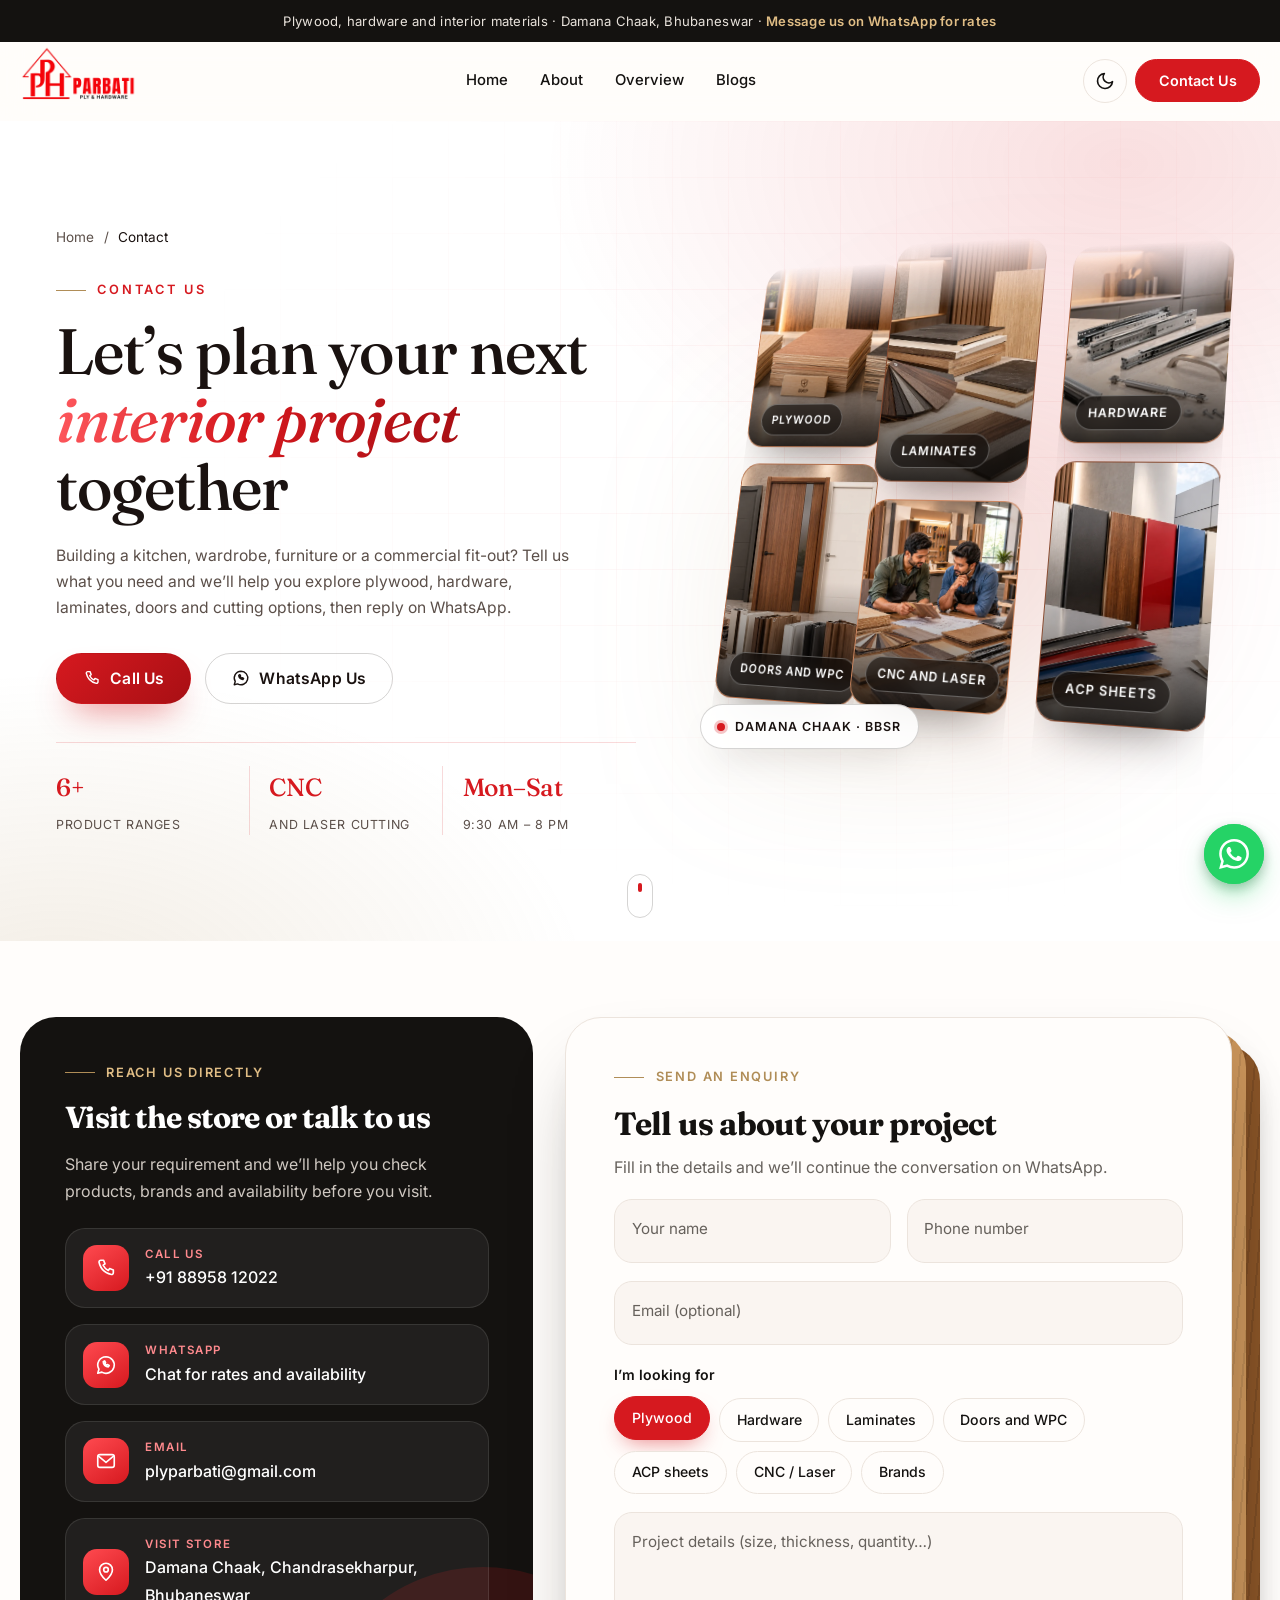
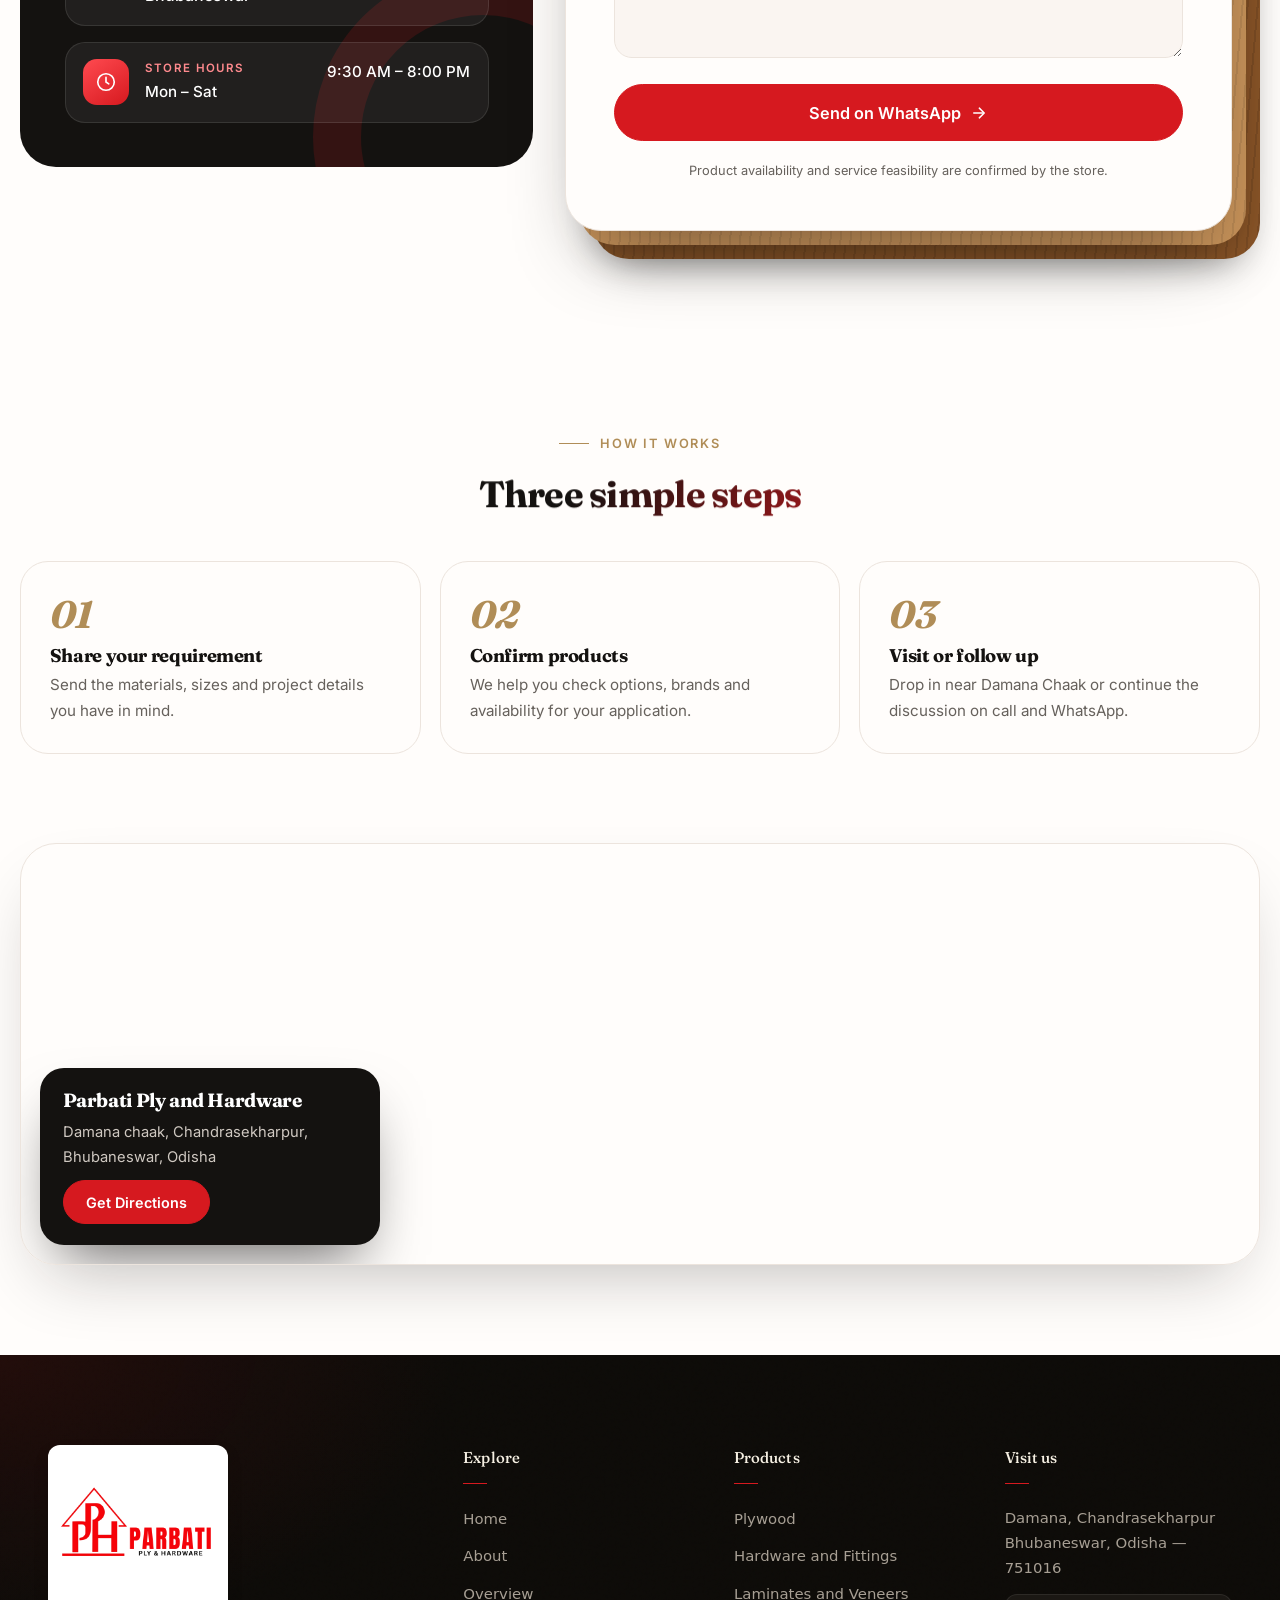
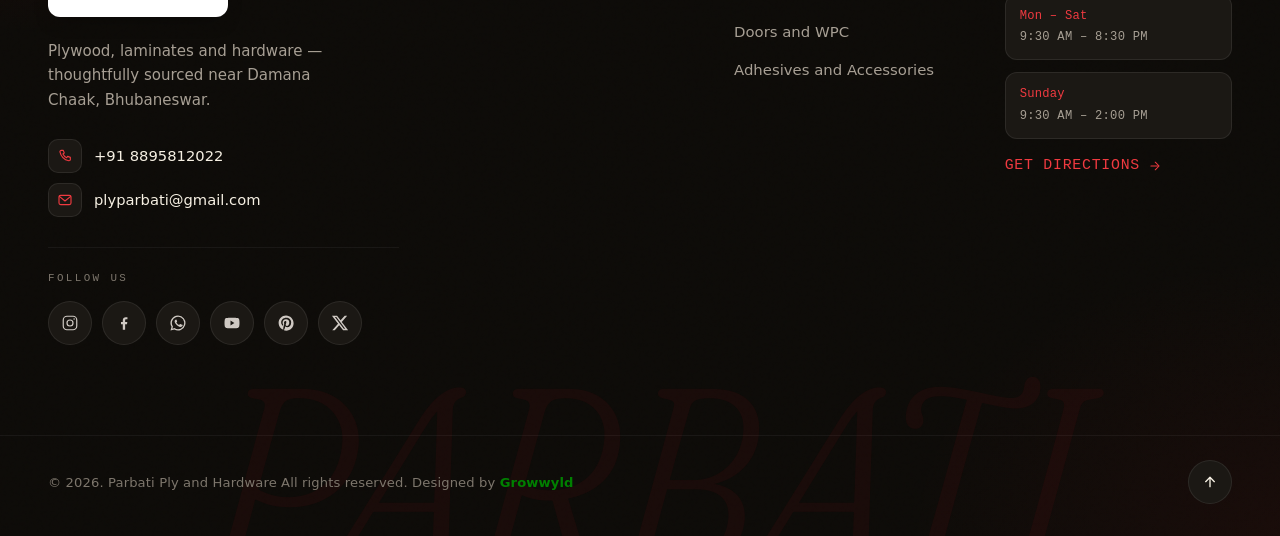
<file: contact.html>
<!DOCTYPE html>
<html lang="en">

<head>
      <meta charset="utf-8">
      <meta name="viewport" content="width=device-width, initial-scale=1, viewport-fit=cover">

      <title>Contact Us | Parbati Ply and Hardware, Plywood Dealer in Bhubaneswar</title>
      <meta name="description"
            content="Contact Parbati Ply and Hardware near Damana Chaak, Bhubaneswar. Enquire about plywood, hardware, laminates, doors, ACP sheets and CNC or laser cutting services.">
      <meta name="robots" content="index, follow">
      <link rel="canonical" href="https://parbatiply.com/contact">
      <meta property="og:type" content="website">
      <meta property="og:title" content="Contact Us | Parbati Ply and Hardware">
      <meta property="og:url" content="https://parbatiply.com/contact">
      <meta property="og:locale" content="en_IN">
      <script type="application/ld+json">
{
  "@context": "https://schema.org",
  "@type": "ContactPage",
  "name": "Contact Parbati Ply and Hardware",
  "url": "https://parbatiply.com/contact"
}
  </script>

      <link rel="icon" href="images/logo.jpeg">
      <link rel="preconnect" href="https://fonts.googleapis.com">
      <link rel="preconnect" href="https://fonts.gstatic.com" crossorigin>
      <link href="https://fonts.googleapis.com/css2?family=Fraunces:opsz,wght@9..144,500;9..144,700&family=Inter:wght@400;500;600&display=swap"
            rel="stylesheet">
      <link rel="stylesheet" href="style/style.css">
      <link rel="stylesheet" href="style/premium.css">
      <link rel="stylesheet" href="style/parbati-footer.css">
      <link rel="stylesheet" href="style/contactus.css">
</head>

<body>
      <div id="top"></div>
      <a class="skip" href="#main">Skip to content</a>

      <svg width="0" height="0" style="position:absolute" aria-hidden="true">
            <defs>
                  <linearGradient id="wall" x1="0" y1="0" x2="0" y2="1">
                        <stop offset="0" stop-color="#fff" />
                        <stop offset="1" stop-color="#f6dcd8" />
                  </linearGradient>
                  <pattern id="grain" width="14" height="6" patternUnits="userSpaceOnUse">
                        <path d="M0 3h14" stroke="#000" stroke-opacity=".07" />
                  </pattern>
                  <symbol id="sheet" viewBox="0 0 200 160">
                        <rect x="24" y="96" width="152" height="22" rx="4" fill="var(--w3)" />
                        <rect x="24" y="72" width="152" height="22" rx="4" fill="var(--w2)" />
                        <rect x="24" y="48" width="152" height="22" rx="4" fill="var(--w1)" />
                        <rect x="24" y="48" width="152" height="22" rx="4" fill="url(#grain)" />
                        <rect x="24" y="118" width="152" height="8" rx="3" fill="#0e0e0e" opacity=".25" />
                  </symbol>
                  <symbol id="lam" viewBox="0 0 200 160">
                        <rect x="40" y="26" width="78" height="108" rx="6" fill="var(--w3)"
                              transform="rotate(-10 79 80)" />
                        <rect x="62" y="22" width="78" height="108" rx="6" fill="var(--w2)" />
                        <rect x="84" y="26" width="78" height="108" rx="6" fill="var(--w1)"
                              transform="rotate(10 123 80)" />
                        <rect x="84" y="26" width="78" height="108" rx="6" fill="url(#grain)"
                              transform="rotate(10 123 80)" />
                  </symbol>
                  <symbol id="hinge" viewBox="0 0 200 160">
                        <rect x="34" y="50" width="62" height="60" rx="6" fill="#b9b3ad" />
                        <rect x="104" y="50" width="62" height="60" rx="6" fill="#d7d2cd" />
                        <rect x="92" y="44" width="16" height="72" rx="8" fill="#8f8983" />
                        <circle cx="52" cy="66" r="4" fill="#0e0e0e" />
                        <circle cx="52" cy="94" r="4" fill="#0e0e0e" />
                        <circle cx="148" cy="66" r="4" fill="#0e0e0e" />
                        <circle cx="148" cy="94" r="4" fill="#0e0e0e" />
                  </symbol>
                  <symbol id="cut" viewBox="0 0 200 160">
                        <rect x="26" y="44" width="148" height="72" rx="6" fill="var(--w1)" />
                        <rect x="26" y="44" width="148" height="72" rx="6" fill="url(#grain)" />
                        <path d="M100 30v100" stroke="#d6191f" stroke-width="4" stroke-dasharray="8 6" />
                        <circle cx="100" cy="30" r="9" fill="#d6191f" />
                        <circle cx="100" cy="130" r="9" fill="#d6191f" />
                  </symbol>
                  <symbol id="door" viewBox="0 0 200 160">
                        <rect x="56" y="12" width="88" height="136" rx="6" fill="var(--w3)" />
                        <rect x="66" y="22" width="30" height="52" rx="3" fill="var(--w2)" />
                        <rect x="104" y="22" width="30" height="52" rx="3" fill="var(--w2)" />
                        <rect x="66" y="84" width="30" height="54" rx="3" fill="var(--w2)" />
                        <rect x="104" y="84" width="30" height="54" rx="3" fill="var(--w2)" />
                        <circle cx="134" cy="80" r="4" fill="#0e0e0e" />
                  </symbol>
                  <symbol id="acp" viewBox="0 0 200 160">
                        <rect x="30" y="40" width="140" height="80" rx="6" fill="#c9ced3" />
                        <path d="M30 70L170 40v16L30 86z" fill="#fff" opacity=".45" />
                        <rect x="30" y="112" width="140" height="8" rx="3" fill="#8f979e" />
                  </symbol>
            </defs>
      </svg>

      <div class="ann">Plywood, hardware and interior materials · Damana Chaak, Bhubaneswar · <b>Message us on
                  WhatsApp
                  for rates</b></div>
      <header>
            <div class="wrap nav">
                  <a href="#top" class="logo" aria-label="Parbati Ply and Hardware home"><img
                              src="/images/Parbati-ply-transparency-logo.png" alt="Parbati Ply and Hardware logo"
                              width="200" height="200"></a>
                  <ul class="menu" id="menu">
                        <li><a href="index.html">Home</a></li>
                        <li><a href="about.html">About</a></li>
                        <li><a href="overview.html">Overview</a></li>

                        <!-- <li class="mg">
                              <button class="mt" type="button" aria-expanded="false" aria-controls="mega">Product
                                    <svg viewBox="0 0 24 24">
                                          <path d="M6 9l6 6 6-6" />
                                    </svg></button>
                              <div class="mega" id="mega">
                                    <div class="wrap mgrid">

                                          <a href="#shop" class="mfeat">
                                                <img class="mfeat-bg" src="/images/Dropdown-image.webp" alt=""
                                                      width="600" height="700" loading="lazy">
                                                <span class="eyebrow lt">Under one roof</span>
                                                <h3>Plywood, hardware and interiors</h3>
                                                <p>Plywood, hardware, laminates, doors and more, near Damana Chaak.</p>
                                                <b>View all products →</b>
                                          </a>

                                          <div class="mlinks">
                                                <h4>Product categories</h4>

                                                <a href="#plywood">
                                                      <img src="/images/Plywood-guide.webp" alt="Plywood" width="62"
                                                            height="50" loading="lazy">
                                                      <span><b>Plywood</b><small>Furniture, kitchens and
                                                                  interiors</small></span>
                                                </a>

                                                <a href="#shop">
                                                      <img src="/images/Hardware-Furniture-Fittings.webp"
                                                            alt="Hardware and fittings" width="62" height="50"
                                                            loading="lazy">
                                                      <span><b>Hardware and fittings</b><small>Cabinets, drawers and
                                                                  doors</small></span>
                                                </a>

                                                <a href="#shop">
                                                      <img src="/images/Laminates-Veneers.webp"
                                                            alt="Laminates and veneers" width="62" height="50"
                                                            loading="lazy">
                                                      <span><b>Laminates and veneers</b><small>Finishes, patterns
                                                                  and textures</small></span>
                                                </a>

                                                <a href="#shop">
                                                      <img src="/images/Doors-WPC-Solutions.webp" alt="Doors and WPC"
                                                            width="62" height="50" loading="lazy">
                                                      <span><b>Doors and WPC</b><small>Doors, WPC doors and
                                                                  frames</small></span>
                                                </a>

                                                <a href="#shop">
                                                      <img src="/images/ACP-Sheets.webp" alt="ACP sheets" width="62"
                                                            height="50" loading="lazy">
                                                      <span><b>ACP sheets</b><small>Interior and commercial
                                                                  uses</small></span>
                                                </a>

                                                <a href="#services">
                                                      <img src="/images/Carpenters-and-Furniture-Professionals.webp"
                                                            alt="Cutting and design" width="62" height="50"
                                                            loading="lazy">
                                                      <span><b>Cutting and design</b><small>CNC, laser and 3D
                                                                  doors</small></span>
                                                </a>
                                          </div>

                                          <div class="mside">
                                                <h4>Visit us</h4>
                                                <p>Near Damana Chaak, Bhubaneswar</p>
                                                <a href="contact.html">Get directions →</a>
                                                <a href="contact.html" class="btn">Enquire now</a>
                                          </div>

                                    </div>
                              </div>
                        </li>
                        <li><a href="#project">Project</a></li>
                        <li><a href="#blogs">Blogs</a></li> -->
                        <li><a href="blogs.html">Blogs</a></li>
                  </ul>
                  <div class="acts">
                        <button class="ibtn" id="theme" aria-label="Toggle dark mode"><svg viewBox="0 0 24 24">
                                    <path d="M21 12.8A9 9 0 1 1 11.2 3 7 7 0 0 0 21 12.8z" />
                              </svg></button>
                        <a href="contact.html" class="btn nav-cta">Contact Us</a>
                        <button class="ibtn burger" id="burger" aria-label="Open menu" aria-expanded="false"
                              aria-controls="menu"><svg viewBox="0 0 24 24">
                                    <path d="M4 7h16M4 12h16M4 17h16" />
                              </svg></button>
                  </div>
            </div>
            <i class="prog" aria-hidden="true"></i>
      </header>

      <!-- ===================== CONTACT PAGE ===================== -->
      <main id="main">

            <!-- ============ LUXURY 3D HERO ============ -->
            <section class="hx" id="hx">
                  <div class="hx-bg" aria-hidden="true"></div>

                  <div class="wrap hx-grid">

                        <div class="hx-text">
                              <nav class="crumbs" aria-label="Breadcrumb">
                                    <a href="index.html">Home</a><span>/</span>
                                    <span aria-current="page">Contact</span>
                              </nav>

                              <div class="hx-eyebrow">
                                    <span class="hx-rule" aria-hidden="true"></span>
                                    <span class="eyebrow lt">Contact us</span>
                              </div>

                              <h1 class="hx-h1">Let’s plan your next <em>interior project</em> together</h1>

                              <p class="hx-lead">
                                    Building a kitchen, wardrobe, furniture or a commercial fit-out? Tell us what you
                                    need and
                                    we’ll help you explore plywood, hardware, laminates, doors and cutting options, then
                                    reply on
                                    WhatsApp.
                              </p>

                              <div class="hx-quick">
                                    <a class="btn hx-btn-primary" href="tel:+918895812022" data-tel>
                                          <svg viewBox="0 0 24 24" aria-hidden="true">
                                                <path
                                                      d="M6.4 3.5h3l1.5 4-2 1.5a12 12 0 0 0 5.6 5.6l1.5-2 4 1.5v3a2 2 0 0 1-2.2 2A17.6 17.6 0 0 1 4.4 5.7a2 2 0 0 1 2-2.2Z" />
                                          </svg>
                                          <span>Call Us</span>
                                    </a>
                                    <a class="btn wa hx-btn-ghost" href="https://wa.me/918895812022" data-wa
                                          target="_blank" rel="noopener">
                                          <svg viewBox="0 0 24 24" aria-hidden="true">
                                                <path d="M12 3a9 9 0 0 0-7.7 13.6L3 21l4.5-1.2A9 9 0 1 0 12 3z" />
                                                <path
                                                      d="M9 8.5c0 3 2.5 5.5 5.5 5.5l1-1.5-2-1-.8.8c-.8-.4-1.6-1.2-2-2l.8-.8-1-2z" />
                                          </svg>
                                          <span>WhatsApp Us</span>
                                    </a>
                              </div>

                              <ul class="hx-stats" aria-label="Highlights">
                                    <li><b>6+</b><span>Product ranges</span></li>
                                    <li><b>CNC</b><span>and laser cutting</span></li>
                                    <li><b>Mon–Sat</b><span>9:30 AM – 8 PM</span></li>
                              </ul>
                        </div>

                        <div class="hx-scene" aria-hidden="true">
                              <div class="hx-board">
                                    <div class="hx-col">
                                          <div class="hx-track down">
                                                <figure class="hx-card c1">
                                                      <img src="/images/Plywood-guide.webp" alt=""
                                                            onerror="this.remove()">
                                                      <figcaption>Plywood</figcaption>
                                                </figure>
                                                <figure class="hx-card c2 tall">
                                                      <img src="/images/Doors-WPC-Solutions.webp" alt=""
                                                            onerror="this.remove()">
                                                      <figcaption>Doors and WPC</figcaption>
                                                </figure>
                                          </div>
                                    </div>
                                    <div class="hx-col">
                                          <div class="hx-track up">
                                                <figure class="hx-card c3 tall">
                                                      <img src="/images/Laminates-Veneers.webp" alt=""
                                                            onerror="this.remove()">
                                                      <figcaption>Laminates</figcaption>
                                                </figure>
                                                <figure class="hx-card c1">
                                                      <img src="/images/Carpenters-and-Furniture-Professionals.webp"
                                                            alt="" onerror="this.remove()">
                                                      <figcaption>CNC and Laser</figcaption>
                                                </figure>
                                          </div>
                                    </div>
                                    <div class="hx-col">
                                          <div class="hx-track down slow">
                                                <figure class="hx-card c2">
                                                      <img src="/images/Hardware.webp" alt="" onerror="this.remove()">
                                                      <figcaption>Hardware</figcaption>
                                                </figure>
                                                <figure class="hx-card c3 tall">
                                                      <img src="/images/ACP-Sheets.webp" alt="" onerror="this.remove()">
                                                      <figcaption>ACP sheets</figcaption>
                                                </figure>
                                          </div>
                                    </div>
                              </div>
                              <div class="hx-glow"></div>
                              <div class="hx-badge">
                                    <span class="hx-badge-dot" aria-hidden="true"></span>
                                    <span>Damana Chaak · BBSR</span>
                              </div>
                        </div>

                  </div>

                  <a href="#contact" class="hx-scroll" aria-label="Scroll to enquiry form"><i></i></a>
            </section>

            <!-- Info + 3D form -->
            <section class="pt0" id="contact">
                  <div class="wrap ct-grid">

                        <aside class="ct-info rv">
                              <span class="eyebrow lt" style="margin-bottom:0">Reach us directly</span>
                              <h2>Visit the store or talk to us</h2>
                              <p>Share your requirement and we’ll help you check products, brands and availability
                                    before you visit.</p>

                              <a class="ct-row" href="tel:+918895812022" data-tel>
                                    <span class="ct-ico"><svg viewBox="0 0 24 24">
                                                <path
                                                      d="M6.4 3.5h3l1.5 4-2 1.5a12 12 0 0 0 5.6 5.6l1.5-2 4 1.5v3a2 2 0 0 1-2.2 2A17.6 17.6 0 0 1 4.4 5.7a2 2 0 0 1 2-2.2Z" />
                                          </svg></span>
                                    <span><small>Call us</small><b data-phone>+91 8895812022</b></span>
                              </a>
                              <a class="ct-row" href="https://wa.me/918895812022" data-wa target="_blank"
                                    rel="noopener">
                                    <span class="ct-ico"><svg viewBox="0 0 24 24">
                                                <path d="M12 3a9 9 0 0 0-7.7 13.6L3 21l4.5-1.2A9 9 0 1 0 12 3z" />
                                                <path
                                                      d="M9 8.5c0 3 2.5 5.5 5.5 5.5l1-1.5-2-1-.8.8c-.8-.4-1.6-1.2-2-2l.8-.8-1-2z" />
                                          </svg></span>
                                    <span><small>WhatsApp</small><b>Chat for rates and availability</b></span>
                              </a>
                              <a class="ct-row" href="mailto:plyparbati@gmail.com">
                                    <span class="ct-ico"><svg viewBox="0 0 24 24">
                                                <rect x="3" y="5" width="18" height="14" rx="2.4" />
                                                <path d="m3.5 6.5 8.5 7 8.5-7" />
                                          </svg></span>
                                    <span><small>Email</small><b>plyparbati@gmail.com</b></span>
                              </a>
                              <a class="ct-row" href="#map">
                                    <span class="ct-ico"><svg viewBox="0 0 24 24">
                                                <path d="M12 21s7-6.2 7-11.5A7 7 0 0 0 5 9.5C5 14.8 12 21 12 21z" />
                                                <circle cx="12" cy="9.5" r="2.5" />
                                          </svg></span>
                                    <span><small>Visit store</small><b>Damana Chaak, Chandrasekharpur,
                                                Bhubaneswar</b></span>
                              </a>
                              <div class="ct-row">
                                    <span class="ct-ico"><svg viewBox="0 0 24 24">
                                                <circle cx="12" cy="12" r="9" />
                                                <path d="M12 7v5l3 2" />
                                          </svg></span>
                                    <span class="ct-hours"><span><small>Store hours</small><b>Mon –
                                                      Sat</b></span><b>9:30 AM – 8:00
                                                PM</b></span>
                              </div>
                        </aside>

                        <div class="ct-formwrap rv">
                              <form class="ct-form" id="ctform">
                                    <span class="eyebrow" style="margin-bottom:0">Send an enquiry</span>
                                    <h2>Tell us about your project</h2>
                                    <p class="ct-sub">Fill in the details and we’ll continue the conversation on
                                          WhatsApp.</p>

                                    <div class="ct-2">
                                          <div class="ct-f"><input id="ctn" name="n" required autocomplete="name"
                                                      placeholder=" "><label for="ctn">Your name</label></div>
                                          <div class="ct-f"><input id="ctp" name="p" type="tel" required
                                                      autocomplete="tel" inputmode="tel" pattern="[0-9+\s\-]{10,16}"
                                                      title="Enter a valid phone number" placeholder=" "><label
                                                      for="ctp">Phone number</label></div>
                                    </div>
                                    <div class="ct-f"><input id="cte" name="e" type="email" autocomplete="email"
                                                placeholder=" "><label for="cte">Email (optional)</label></div>

                                    <fieldset>
                                          <legend class="ct-legend">I’m looking for</legend>
                                          <div class="ct-chips">
                                                <label class="ct-chip"><input type="checkbox" name="d" value="Plywood"
                                                            checked><span>Plywood</span></label>
                                                <label class="ct-chip"><input type="checkbox" name="d"
                                                            value="Hardware and fittings"><span>Hardware</span></label>
                                                <label class="ct-chip"><input type="checkbox" name="d"
                                                            value="Laminates / veneers"><span>Laminates</span></label>
                                                <label class="ct-chip"><input type="checkbox" name="d"
                                                            value="Doors / WPC"><span>Doors and WPC</span></label>
                                                <label class="ct-chip"><input type="checkbox" name="d"
                                                            value="ACP sheets"><span>ACP sheets</span></label>
                                                <label class="ct-chip"><input type="checkbox" name="d"
                                                            value="CNC / laser cutting"><span>CNC / Laser</span></label>
                                                <label class="ct-chip"><input type="checkbox" name="d"
                                                            value="Brands"><span>Brands</span></label>
                                          </div>
                                    </fieldset>

                                    <div class="ct-f"><textarea id="ctm" name="m" rows="4"
                                                placeholder=" "></textarea><label for="ctm">Project
                                                details (size, thickness, quantity…)</label></div>

                                    <button class="btn ct-submit" type="submit">Send on WhatsApp
                                          <svg viewBox="0 0 24 24" aria-hidden="true">
                                                <path d="M5 12h13" />
                                                <path d="m12.4 5.5 6.6 6.5-6.6 6.5" />
                                          </svg></button>
                                    <p class="ct-status" id="ctstatus" role="status" aria-live="polite">WhatsApp should
                                          open with your message
                                          ready to send. If it doesn’t, please tap the WhatsApp button above.</p>
                                    <p class="ct-note">Product availability and service feasibility are confirmed by the
                                          store.</p>
                              </form>
                        </div>
                  </div>
            </section>

            <!-- Steps -->
            <section class="pt0">
                  <div class="wrap">
                        <div class="sec-head rv ctr">
                              <div><span class="eyebrow">How it works</span>
                                    <h2>Three simple steps</h2>
                              </div>
                        </div>
                        <div class="ct-steps">
                              <div class="ct-step rv"><em>01</em>
                                    <h3>Share your requirement</h3>
                                    <p>Send the materials, sizes and project details you have in mind.</p>
                              </div>
                              <div class="ct-step rv"><em>02</em>
                                    <h3>Confirm products</h3>
                                    <p>We help you check options, brands and availability for your application.</p>
                              </div>
                              <div class="ct-step rv"><em>03</em>
                                    <h3>Visit or follow up</h3>
                                    <p>Drop in near Damana Chaak or continue the discussion on call and WhatsApp.</p>
                              </div>
                        </div>
                  </div>
            </section>

            <!-- Map -->
            <section class="pt0" id="map">
                  <div class="wrap">
                        <div class="ct-map rv">
                              <iframe title="Parbati Ply and Hardware on Google Maps" loading="lazy"
                                    referrerpolicy="no-referrer-when-downgrade" allowfullscreen
                                    src="https://www.google.com/maps/embed?pb=!1m18!1m12!1m3!1d4510.936580326048!2d85.81839457597023!3d20.33120828114933!2m3!1f0!2f0!3f0!3m2!1i1024!2i768!4f13.1!3m3!1m2!1s0x3a190909b0388d4f%3A0xcec1af0855dd2a77!2sParbati%20Ply%20%26%20Hardware!5e1!3m2!1sen!2sin!4v1793131610248!5m2!1sen!2sin"></iframe>
                              <div class="ct-pin">
                                    <h3>Parbati Ply and Hardware</h3>
                                    <p>Damana chaak, Chandrasekharpur, Bhubaneswar, Odisha</p>
                                    <a class="btn" target="_blank" rel="noopener"
                                          href="https://www.google.com/maps/search/?api=1andquery=Parbati+Ply+and+Hardware+Aditya+Care+Hospital+Damana+Chaak+Bhubaneswar">Get
                                          Directions</a>
                              </div>
                        </div>
                  </div>
            </section>
      </main>

      <footer class="ppf" id="footer">
            <!-- <div class="ppf-strip">
                  <div class="ppf-wrap">
                        <div class="ppf-strip-inner">
                              <div class="ppf-strip-copy">
                                    <span class="ppf-eyebrow">
                                          <span class="ppf-eyebrow-dot"></span>
                                          Stay in the loop
                                    </span>
                                    <h3 class="ppf-strip-title">
                                          Get material tips, new arrivals
                                          <em>and project ideas.</em>
                                    </h3>
                              </div>

                              <form class="ppf-news" id="ppf-news" novalidate>
                                    <div class="ppf-news-field">
                                          <input type="email" required placeholder="Your email address"
                                                aria-label="Email address" />
                                          <button type="submit" class="ppf-news-btn">
                                                <span>Subscribe</span>
                                                <svg viewBox="0 0 24 24" fill="none" stroke="currentColor"
                                                      stroke-width="1.8" stroke-linecap="round" stroke-linejoin="round"
                                                      aria-hidden="true">
                                                      <path d="M5 12h13" />
                                                      <path d="m12.4 5.5 6.6 6.5-6.6 6.5" />
                                                </svg>
                                          </button>
                                    </div>
                                    <span class="ppf-news-note">No spam. Just useful updates.</span>
                              </form>
                        </div>
                  </div>
            </div> -->

            <div class="ppf-main">
                  <div class="ppf-wrap">
                        <div class="ppf-grid">
                              <div class="ppf-brand">
                                    <a href="index.html" class="ppf-logo" aria-label="Parbati Ply and Hardware home">
                                          <img src="images/Parbati-ply-transparency-logo.png"
                                                alt="Parbati Ply and Hardware logo" width="180" height="52" />
                                    </a>

                                    <p class="ppf-tagline">
                                          Plywood, laminates and hardware — thoughtfully sourced near
                                          Damana Chaak, Bhubaneswar.
                                    </p>

                                    <div class="ppf-contact">
                                          <a href="tel:+918895812022" class="ppf-contact-item">
                                                <span class="ppf-contact-icon" aria-hidden="true">
                                                      <svg viewBox="0 0 24 24" fill="none" stroke="currentColor"
                                                            stroke-width="1.7" stroke-linecap="round"
                                                            stroke-linejoin="round">
                                                            <path
                                                                  d="M6.4 3.5h3l1.5 4-2 1.5a12 12 0 0 0 5.6 5.6l1.5-2 4 1.5v3a2 2 0 0 1-2.2 2A17.6 17.6 0 0 1 4.4 5.7a2 2 0 0 1 2-2.2Z" />
                                                      </svg>
                                                </span>
                                                <span>+91 8895812022</span>
                                          </a>

                                          <a href="mailto:plyparbati@gmail.com" class="ppf-contact-item">
                                                <span class="ppf-contact-icon" aria-hidden="true">
                                                      <svg viewBox="0 0 24 24" fill="none" stroke="currentColor"
                                                            stroke-width="1.7" stroke-linecap="round"
                                                            stroke-linejoin="round">
                                                            <rect x="3" y="5" width="18" height="14" rx="2.4" />
                                                            <path d="m3.5 6.5 8.5 7 8.5-7" />
                                                      </svg>
                                                </span>
                                                <span>plyparbati@gmail.com</span>
                                          </a>
                                    </div>

                                    <div class="ppf-social">
                                          <span class="ppf-social-label">Follow us</span>
                                          <ul class="ppf-socials" aria-label="Social media">
                                                <li>
                                                      <a href="https://www.instagram.com/plyparbati/" target="_blank"
                                                            rel="noopener" aria-label="Instagram">
                                                            <svg viewBox="0 0 24 24" fill="none" stroke="currentColor"
                                                                  stroke-width="1.6" stroke-linecap="round"
                                                                  stroke-linejoin="round">
                                                                  <rect x="3" y="3" width="18" height="18" rx="5" />
                                                                  <circle cx="12" cy="12" r="4" />
                                                                  <circle cx="17.5" cy="6.5" r="1" fill="currentColor"
                                                                        stroke="none" />
                                                            </svg>
                                                      </a>
                                                </li>
                                                <li>
                                                      <a href="https://www.facebook.com/profile.php?id=61595468919960"
                                                            target="_blank" rel="noopener" aria-label="Facebook">
                                                            <svg viewBox="0 0 24 24" fill="currentColor">
                                                                  <path
                                                                        d="M13.5 21v-7.5H16l.4-3h-2.9V8.6c0-.9.3-1.5 1.5-1.5h1.6V4.4c-.3 0-1.2-.1-2.3-.1-2.3 0-3.9 1.4-3.9 4v2.2H8v3h2.4V21h3.1Z" />
                                                            </svg>
                                                      </a>
                                                </li>
                                                <li>
                                                      <a href="https://wa.me/918895812022" target="_blank"
                                                            rel="noopener" aria-label="WhatsApp">
                                                            <svg viewBox="0 0 24 24" fill="currentColor">
                                                                  <path
                                                                        d="M12 2a10 10 0 0 0-8.6 15.1L2 22l5-1.3A10 10 0 1 0 12 2Zm0 18.2a8.2 8.2 0 0 1-4.2-1.2l-.3-.2-3 .8.8-2.9-.2-.3A8.2 8.2 0 1 1 12 20.2Zm4.6-6.1c-.2-.1-1.4-.7-1.6-.8s-.4-.1-.5.1-.6.8-.7 1-.3.2-.5.1a6.7 6.7 0 0 1-3.3-2.9c-.3-.4 0-.4.1-.6l.4-.5c.1-.2.2-.3.3-.5s0-.3 0-.4l-.7-1.7c-.2-.5-.4-.4-.5-.4h-.5a1 1 0 0 0-.7.3 3 3 0 0 0-.9 2.2 5.2 5.2 0 0 0 1.1 2.7 11.8 11.8 0 0 0 4.5 4c.6.3 1.1.4 1.5.5a3.6 3.6 0 0 0 1.6-.1 2.7 2.7 0 0 0 1.8-1.3 2.2 2.2 0 0 0 .2-1.3c-.1-.1-.2-.2-.4-.3Z" />
                                                            </svg>
                                                      </a>
                                                </li>
                                                <li>
                                                      <a href="https://www.youtube.com/@ParbatiPlyHardware"
                                                            target="_blank" rel="noopener" aria-label="YouTube">
                                                            <svg viewBox="0 0 24 24" fill="currentColor">
                                                                  <path
                                                                        d="M21.6 7.2a2.6 2.6 0 0 0-1.8-1.8C18.2 5 12 5 12 5s-6.2 0-7.8.4A2.6 2.6 0 0 0 2.4 7.2 27 27 0 0 0 2 12a27 27 0 0 0 .4 4.8 2.6 2.6 0 0 0 1.8 1.8C5.8 19 12 19 12 19s6.2 0 7.8-.4a2.6 2.6 0 0 0 1.8-1.8A27 27 0 0 0 22 12a27 27 0 0 0-.4-4.8ZM10 15.2V8.8l5.2 3.2-5.2 3.2Z" />
                                                            </svg>
                                                      </a>
                                                </li>
                                                <li>
                                                      <a href="https://in.pinterest.com/plyparbati/" target="_blank"
                                                            rel="noopener" aria-label="Pinterest">
                                                            <svg viewBox="0 0 24 24" fill="currentColor">
                                                                  <path
                                                                        d="M12.04 2C6.58 2 2.13 6.45 2.13 11.91c0 4.2 2.61 7.79 6.29 9.25-.09-.79-.17-2 .03-2.86.19-.78 1.2-5 1.2-5s-.3-.61-.3-1.51c0-1.42.82-2.48 1.85-2.48.87 0 1.29.65 1.29 1.44 0 .88-.56 2.19-.85 3.4-.24 1.02.51 1.85 1.51 1.85 1.82 0 3.21-1.92 3.21-4.69 0-2.45-1.76-4.16-4.27-4.16-2.91 0-4.62 2.18-4.62 4.44 0 .88.34 1.82.76 2.33.08.1.09.19.07.29-.08.32-.25 1.02-.28 1.16-.05.19-.15.23-.35.14-1.3-.61-2.11-2.51-2.11-4.04 0-3.29 2.39-6.31 6.89-6.31 3.62 0 6.43 2.58 6.43 6.02 0 3.6-2.27 6.49-5.42 6.49-1.06 0-2.05-.55-2.39-1.2l-.65 2.48c-.24.91-.88 2.05-1.31 2.75.99.3 2.03.47 3.12.47 5.46 0 9.91-4.45 9.91-9.91S17.5 2 12.04 2Z" />
                                                            </svg>
                                                      </a>
                                                </li>
                                                <li>
                                                      <a href="https://x.com/ParbatiPly" target="_blank" rel="noopener"
                                                            aria-label="X (Twitter)">
                                                            <svg viewBox="0 0 24 24" fill="currentColor">
                                                                  <path
                                                                        d="M18.244 2.25h3.308l-7.227 8.26 8.502 11.24H16.17l-5.214-6.817L4.99 21.75H1.68l7.73-8.835L1.254 2.25H8.08l4.713 6.231zm-1.161 17.52h1.833L7.084 4.126H5.117z" />
                                                            </svg>
                                                      </a>
                                                </li>
                                          </ul>
                                    </div>
                              </div>

                              <nav class="ppf-col" aria-labelledby="ppf-explore">
                                    <h4 id="ppf-explore">Explore</h4>
                                    <ul>
                                          <li><a href="index.html">Home</a></li>
                                          <li><a href="about.html">About</a></li>
                                          <!-- <li><a href="index.html#shop">Products</a></li> -->
                                          <li><a href="overview.html">Overview</a></li>
                                          <!-- <li><a href="index.html#blogs">Blogs</a></li> -->
                                    </ul>
                              </nav>

                              <nav class="ppf-col" aria-labelledby="ppf-products">
                                    <h4 id="ppf-products">Products</h4>
                                    <ul>
                                          <li><a href="index.html#plywood">Plywood</a></li>
                                          <li><a href="index.html#shop">Hardware and Fittings</a></li>
                                          <li><a href="index.html#shop">Laminates and Veneers</a></li>
                                          <li><a href="index.html#shop">Doors and WPC</a></li>
                                          <li>
                                                <a href="index.html#shop">Adhesives and Accessories</a>
                                          </li>
                                    </ul>
                              </nav>

                              <nav class="ppf-col" aria-labelledby="ppf-visit">
                                    <h4 id="ppf-visit">Visit us</h4>
                                    <ul class="ppf-visit-list">
                                          <li class="ppf-visit-address">
                                                Damana, Chandrasekharpur<br />
                                                Bhubaneswar, Odisha &mdash; 751016
                                          </li>
                                          <li class="ppf-visit-hours">
                                                <span>Mon &ndash; Sat</span>
                                                <span>9:30 AM &ndash; 8:30 PM</span>
                                          </li>
                                          <li class="ppf-visit-hours">
                                                <span>Sunday</span>
                                                <span>9:30 AM &ndash; 2:00 PM</span>
                                          </li>
                                          <li>
                                                <a class="ppf-visit-link"
                                                      href="https://maps.google.com/?q=Damana+Chaak+Bhubaneswar"
                                                      target="_blank" rel="noopener">
                                                      Get directions
                                                      <svg viewBox="0 0 24 24" fill="none" stroke="currentColor"
                                                            stroke-width="1.8" stroke-linecap="round"
                                                            stroke-linejoin="round" aria-hidden="true">
                                                            <path d="M5 12h13" />
                                                            <path d="m12.4 5.5 6.6 6.5-6.6 6.5" />
                                                      </svg>
                                                </a>
                                          </li>
                                    </ul>
                              </nav>
                        </div>
                  </div>
            </div>

            <div class="ppf-bottom">
                  <div class="ppf-wrap">
                        <div class="ppf-bottom-inner">
                              <span class="ppf-copy">
                                    © <span id="yr">2026</span>. Parbati
                                    Ply and Hardware All rights
                                    reserved. Designed by
                                    <a href="https://growwyldtech.com/" target="_blank" rel="noopener"
                                          class="ppf-credit"><b style="color: green;">Growwyld</b></a>
                              </span>

                              <!-- <ul class="ppf-legal">
                                    <li><a href="#privacy">Privacy</a></li>
                                    <li><a href="#terms">Terms</a></li>
                              </ul> -->

                              <a href="#top" class="ppf-top-btn" aria-label="Back to top">
                                    <svg viewBox="0 0 24 24" fill="none" stroke="currentColor" stroke-width="2"
                                          stroke-linecap="round" stroke-linejoin="round" aria-hidden="true">
                                          <path d="M12 19V5" />
                                          <path d="m5.5 11.5 6.5-6.5 6.5 6.5" />
                                    </svg>
                              </a>
                        </div>
                  </div>
            </div>

            <div class="ppf-watermark" aria-hidden="true">PARBATI</div>
      </footer>

      <a class="wa-float" id="wafloat" href="https://wa.me/918895812022" target="_blank" rel="noopener"
            aria-label="Chat with us on WhatsApp">
            <svg viewBox="0 0 24 24" aria-hidden="true" fill="currentColor">
                  <path
                        d="M17.472 14.382c-.297-.149-1.758-.867-2.03-.967-.273-.099-.471-.148-.67.15-.197.297-.767.966-.94 1.164-.173.199-.347.223-.644.075-.297-.15-1.255-.463-2.39-1.475-.883-.788-1.48-1.761-1.653-2.059-.173-.297-.018-.458.13-.606.134-.133.298-.347.446-.52.149-.174.198-.298.298-.497.099-.198.05-.371-.025-.52-.075-.149-.669-1.612-.916-2.207-.242-.579-.487-.5-.669-.51-.173-.008-.371-.01-.57-.01-.198 0-.52.074-.792.372-.272.297-1.04 1.016-1.04 2.479 0 1.462 1.065 2.875 1.213 3.074.149.198 2.096 3.2 5.077 4.487.709.306 1.262.489 1.694.625.712.227 1.36.195 1.871.118.571-.085 1.758-.719 2.006-1.413.248-.694.248-1.289.173-1.413-.074-.124-.272-.198-.57-.347m-5.421 7.403h-.004a9.87 9.87 0 01-5.031-1.378l-.361-.214-3.741.982.998-3.648-.235-.374a9.86 9.86 0 01-1.51-5.26c.001-5.45 4.436-9.884 9.888-9.884 2.64 0 5.122 1.03 6.988 2.898a9.825 9.825 0 012.893 6.994c-.003 5.45-4.437 9.884-9.885 9.884m8.413-18.297A11.815 11.815 0 0012.05 0C5.495 0 .16 5.335.157 11.892c0 2.096.547 4.142 1.588 5.945L.057 24l6.305-1.654a11.882 11.882 0 005.683 1.448h.005c6.554 0 11.89-5.335 11.893-11.893a11.821 11.821 0 00-3.48-8.413z" />
            </svg>
      </a>


      <script src="/js/script.js" defer></script>
      <script src="/js/premium.js" defer></script>

      <script>
            document.addEventListener("DOMContentLoaded", () => {
                  const num = typeof WA !== "undefined" ? WA : "910000000000";
                  const hello = "Hi Parbati Ply and Hardware, I'd like to enquire about your products.";
                  const link = (t) => `https://wa.me/${num}?text=${encodeURIComponent(t)}`;

                  document.querySelectorAll("[data-wa]").forEach((a) => (a.href = link(hello)));
                  document.querySelectorAll("[data-phone]").forEach(
                        (n) => (n.textContent = `+${num.slice(0, 2)} ${num.slice(2, 7)} ${num.slice(7)}`)
                  );

                  const form = document.getElementById("ctform");
                  const status = document.getElementById("ctstatus");
                  if (form) {
                        form.addEventListener("submit", (e) => {
                              e.preventDefault();
                              const f = new FormData(form);
                              const items = f.getAll("d").join(", ") || "General enquiry";
                              let msg = `${hello}\nName: ${f.get("n")}\nPhone: ${f.get("p")}`;
                              if (f.get("e")) msg += `\nEmail: ${f.get("e")}`;
                              msg += `\nLooking for: ${items}`;
                              if (f.get("m").trim()) msg += `\nDetails: ${f.get("m").trim()}`;
                              window.open(link(msg), "_blank", "noopener");
                              status.classList.add("show");
                        });
                  }

                  // 3D tilt on the form card (desktop, no reduced-motion)
                  const wrap = document.querySelector(".ct-formwrap");
                  const card = document.querySelector(".ct-form");
                  const fine = matchMedia("(hover:hover) and (pointer:fine)").matches;
                  const calm = matchMedia("(prefers-reduced-motion:reduce)").matches;
                  if (wrap && card && fine && !calm) {
                        wrap.addEventListener("mousemove", (e) => {
                              const b = wrap.getBoundingClientRect();
                              const x = (e.clientX - b.left) / b.width - 0.5;
                              const y = (e.clientY - b.top) / b.height - 0.5;
                              card.style.transform = `rotateY(${x * 5}deg) rotateX(${-y * 4}deg)`;
                        });
                        wrap.addEventListener("mouseleave", () => (card.style.transform = ""));
                  }
            });
      </script>
      <script>

            /* ===== Auto-update footer year ===== */
            (function () {
                  var year = new Date().getFullYear();
                  document.querySelectorAll('#yr').forEach(function (el) {
                        el.textContent = year;
                  });
            })();
      </script>
</body>

</html>
</file>
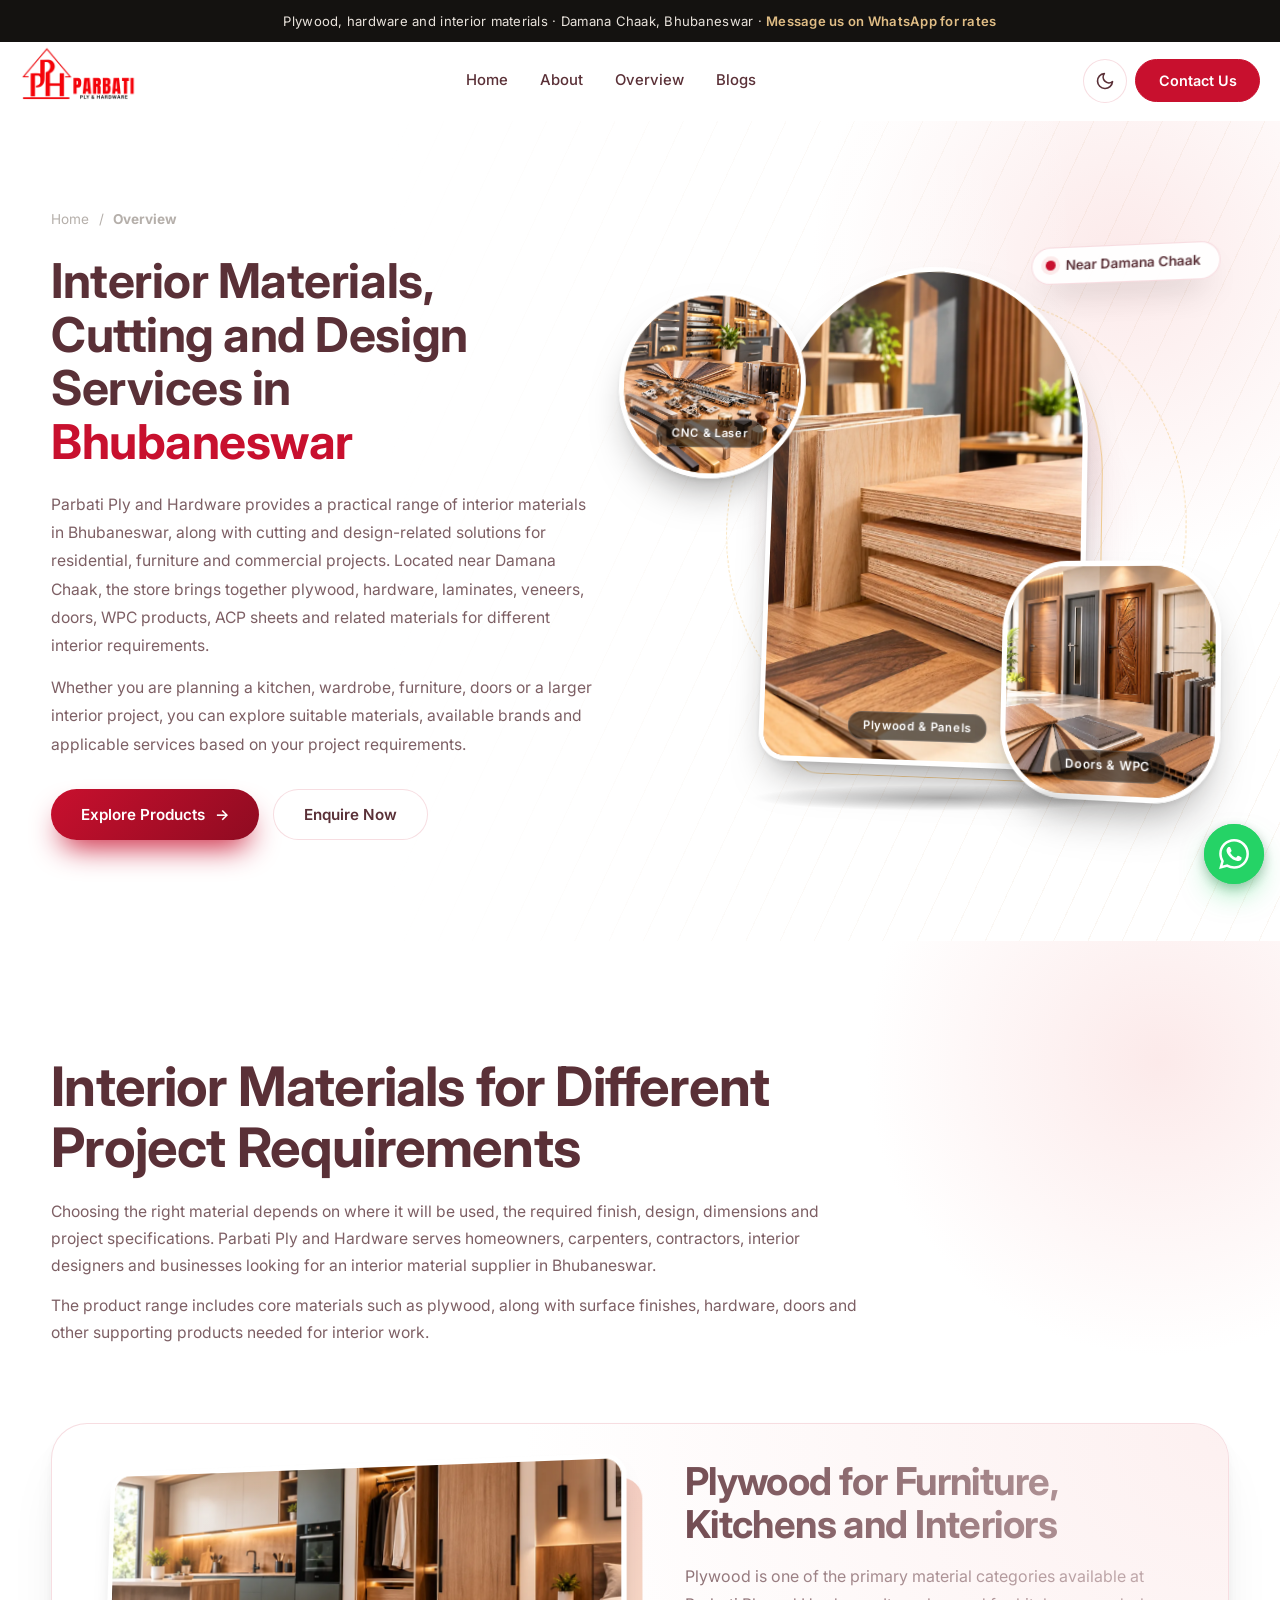
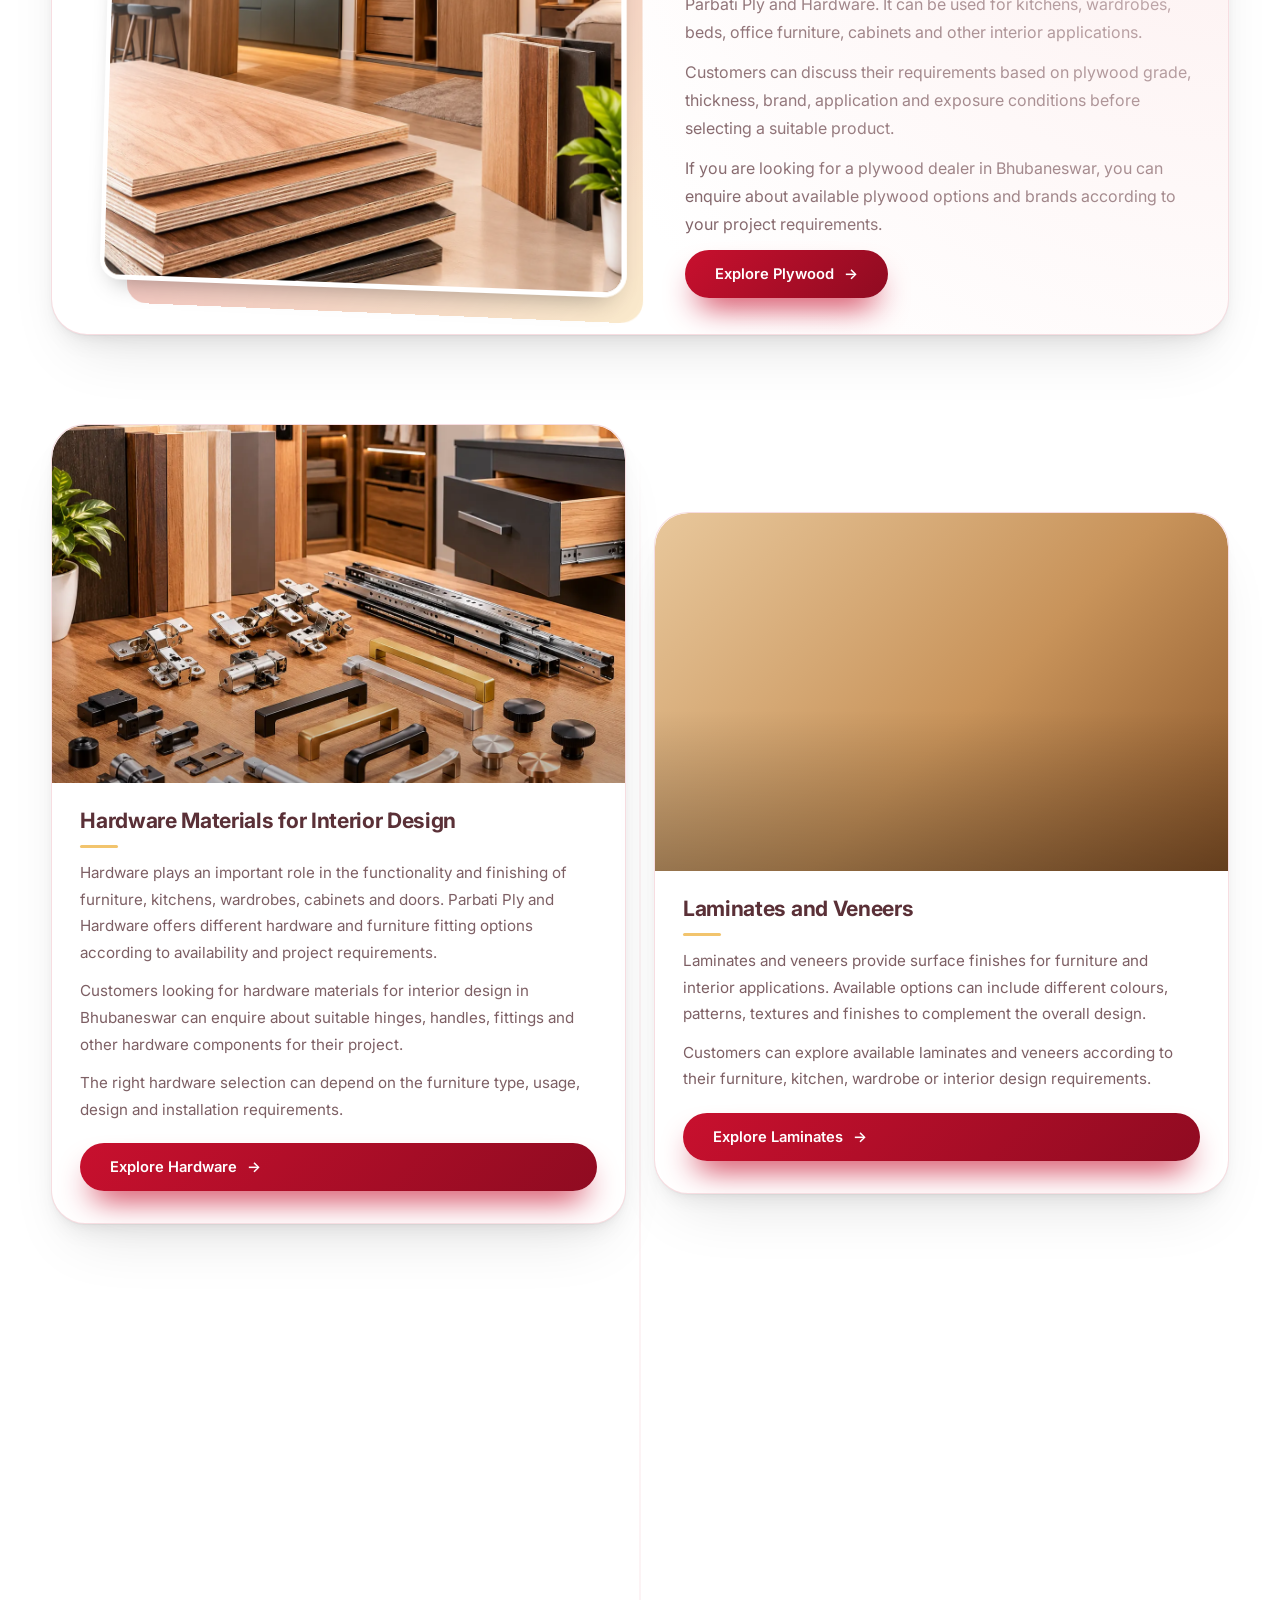
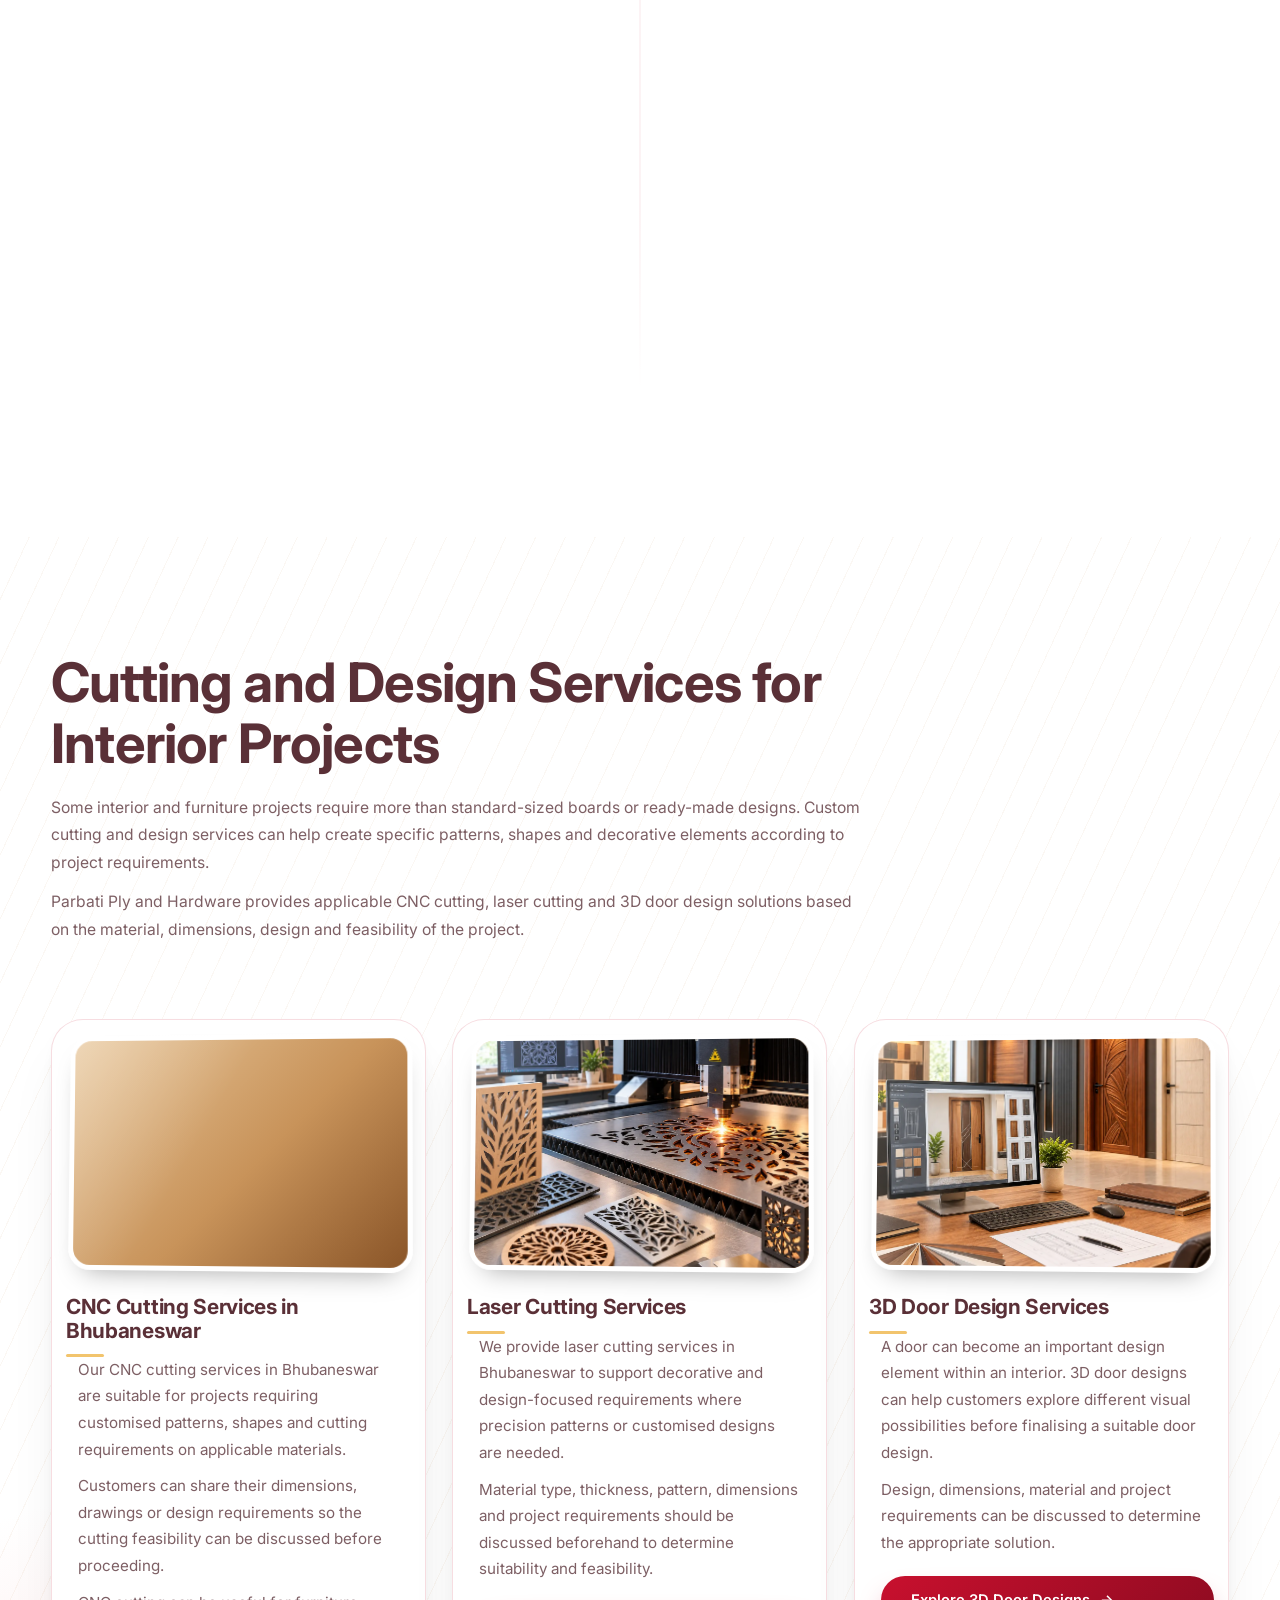
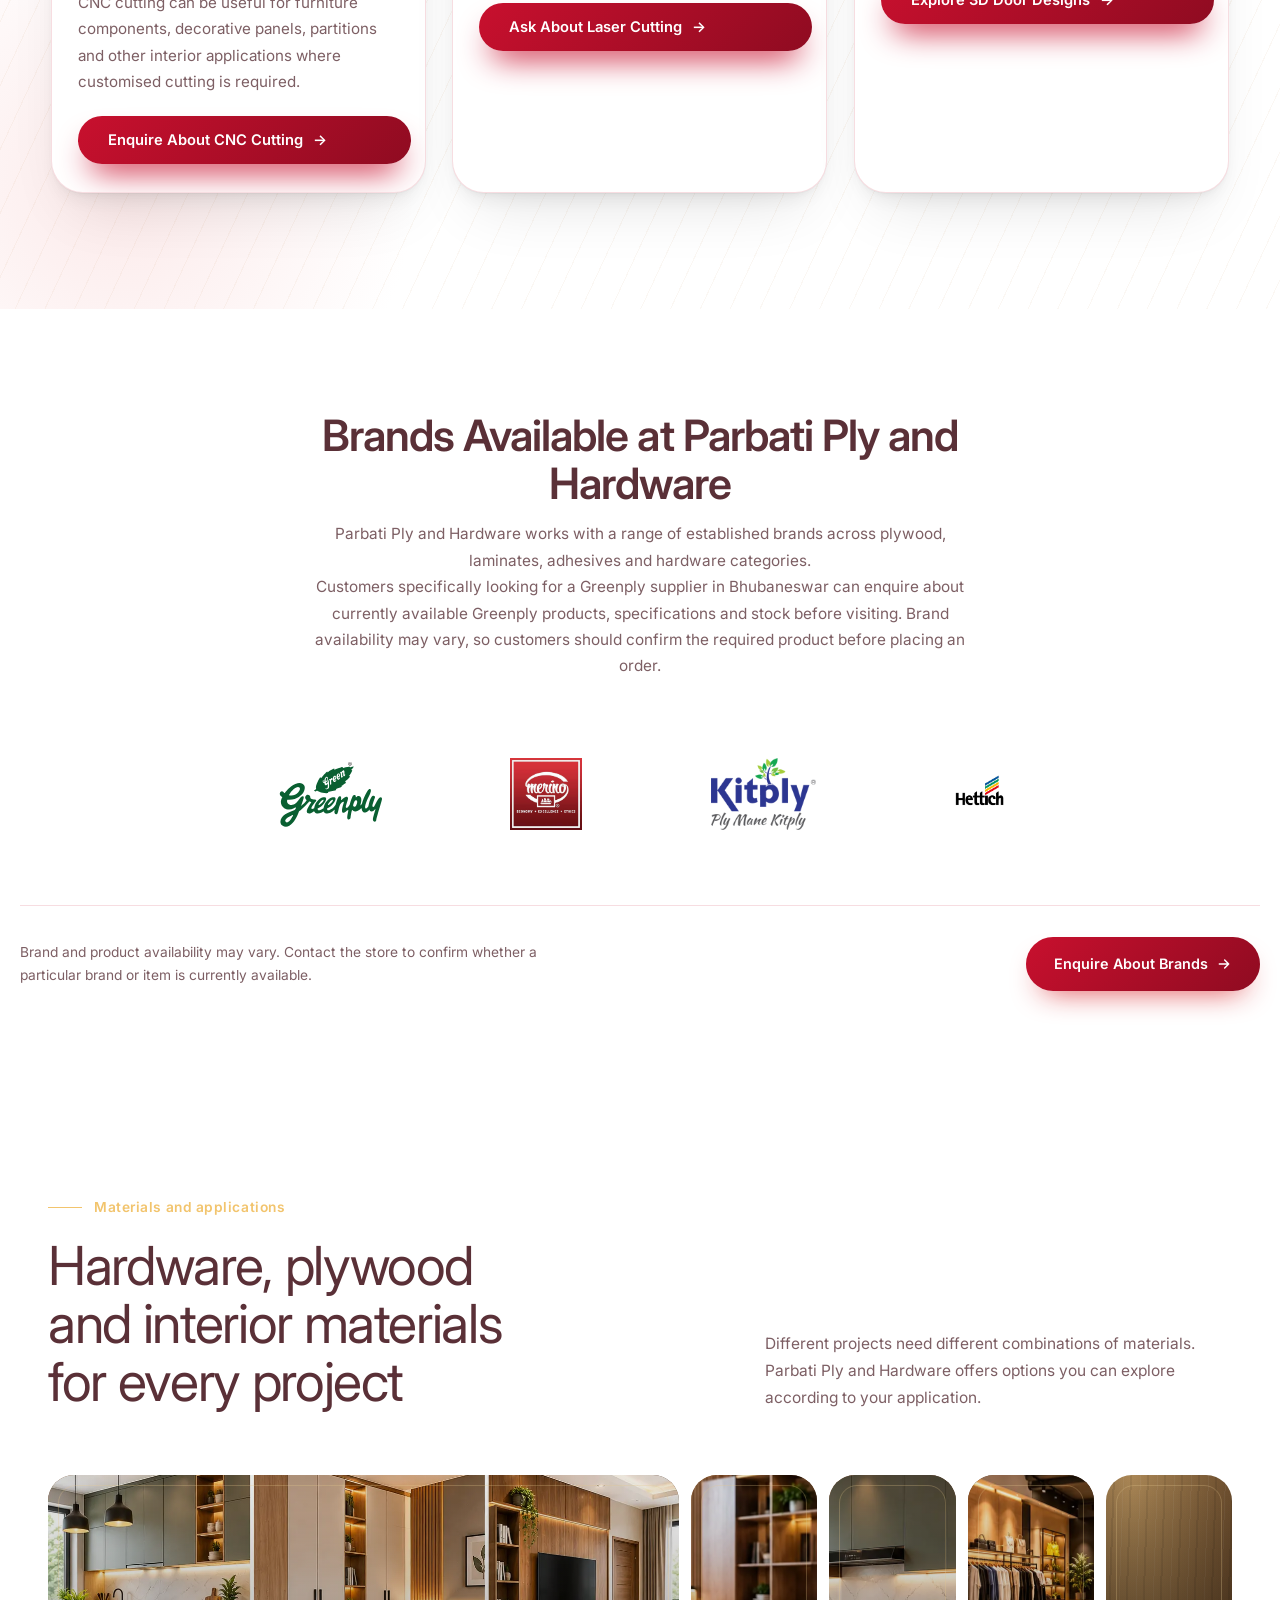
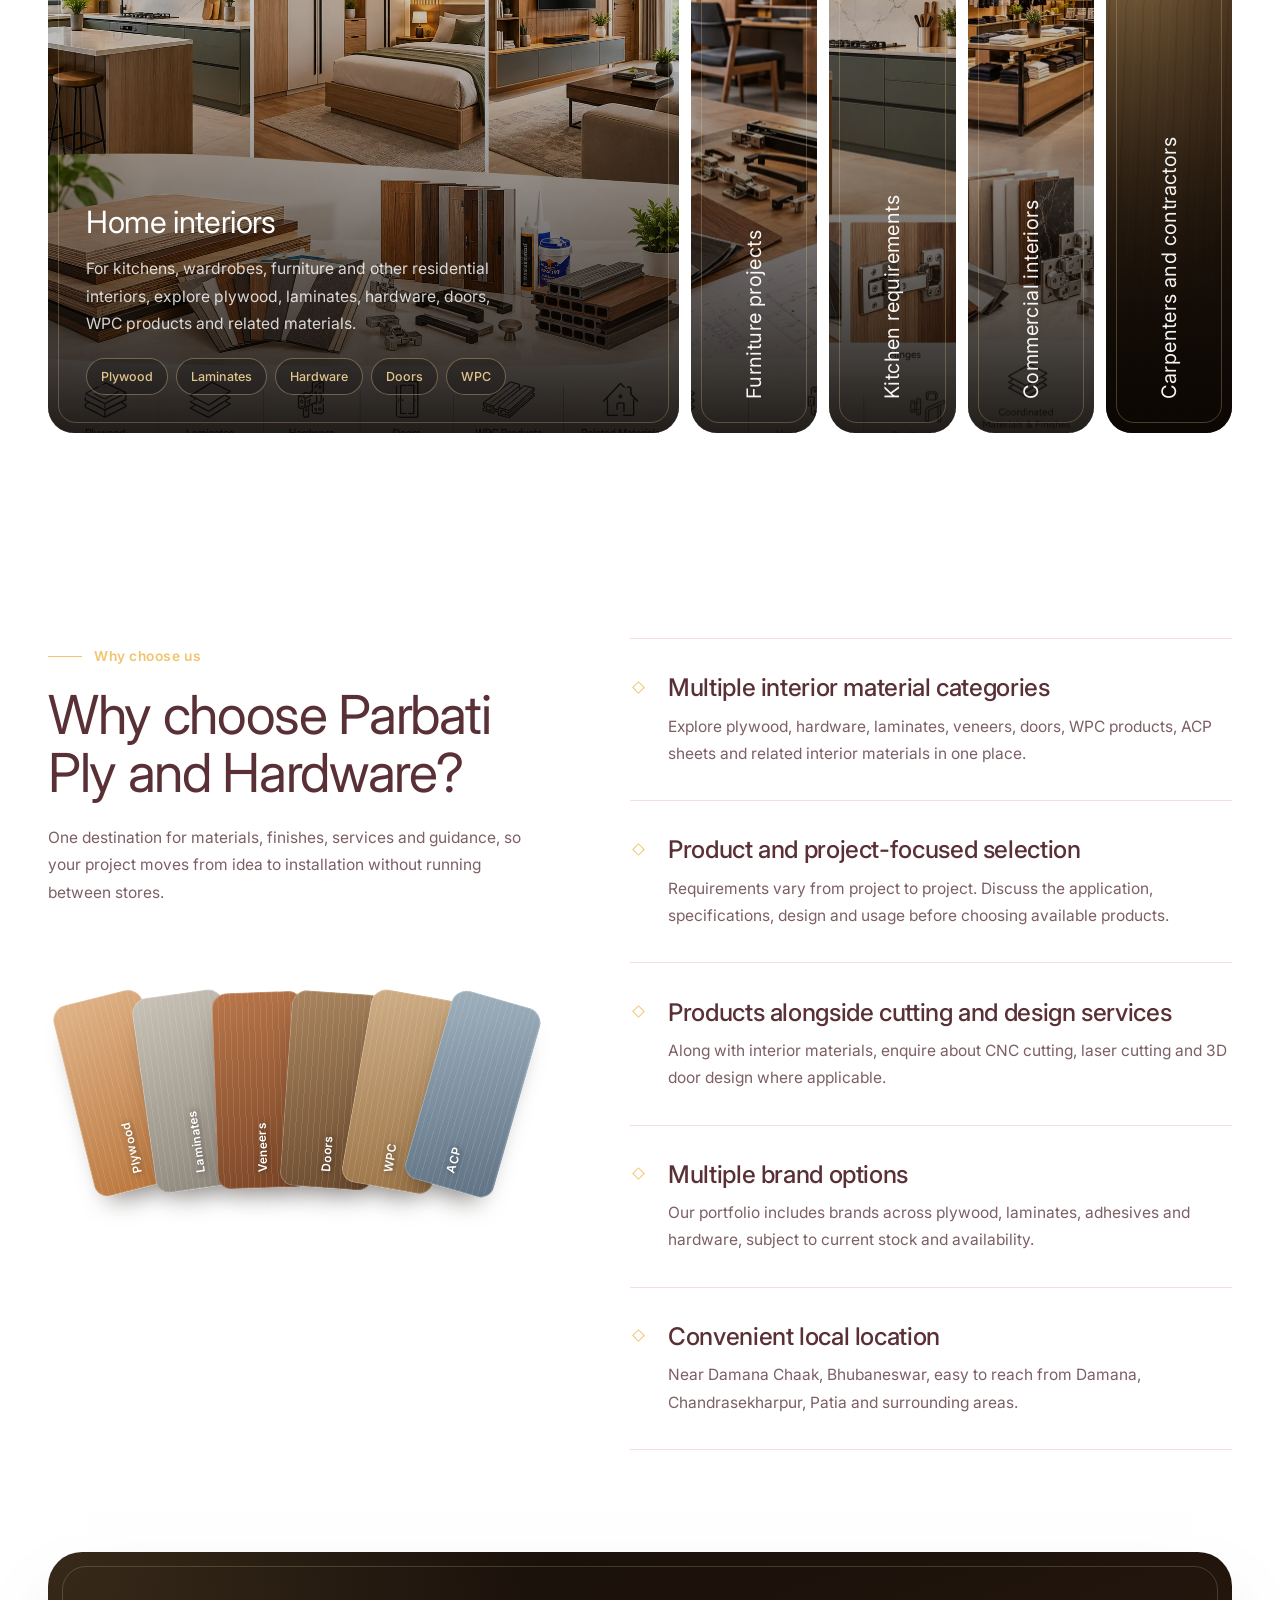
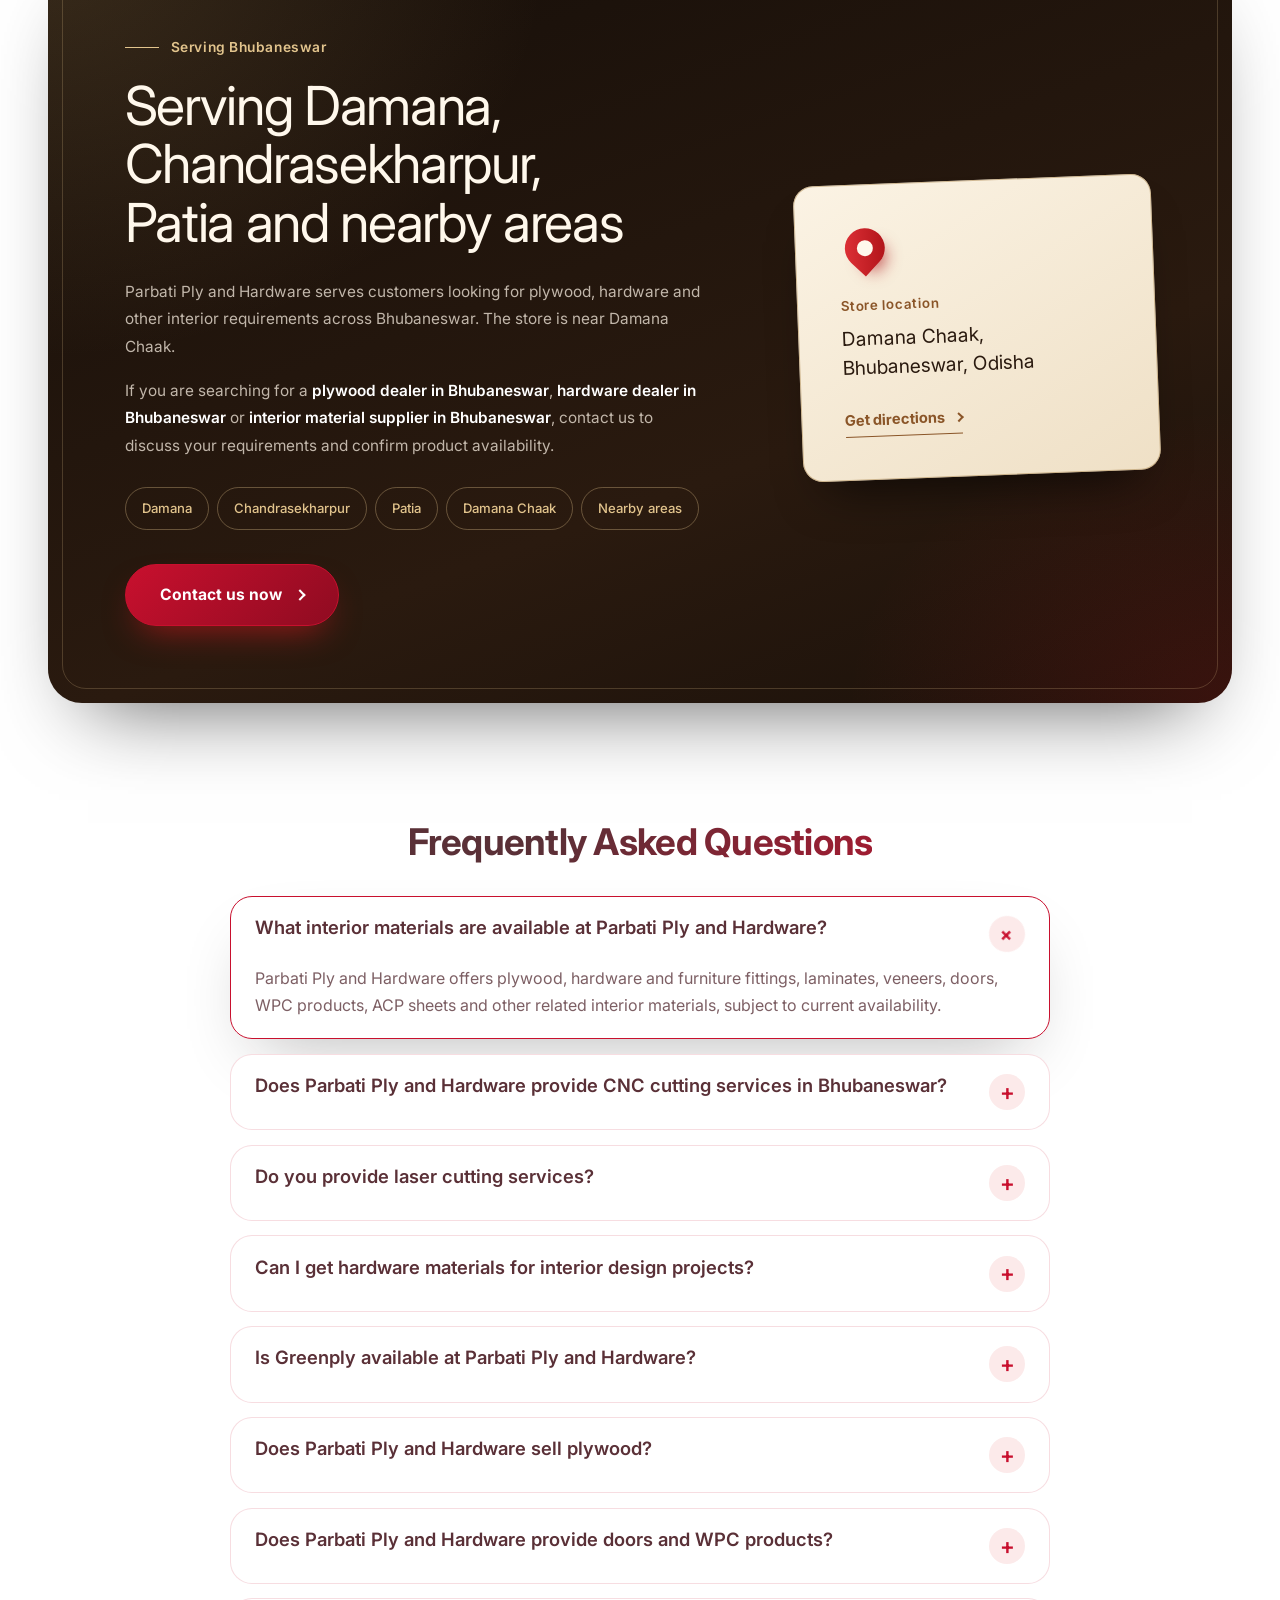
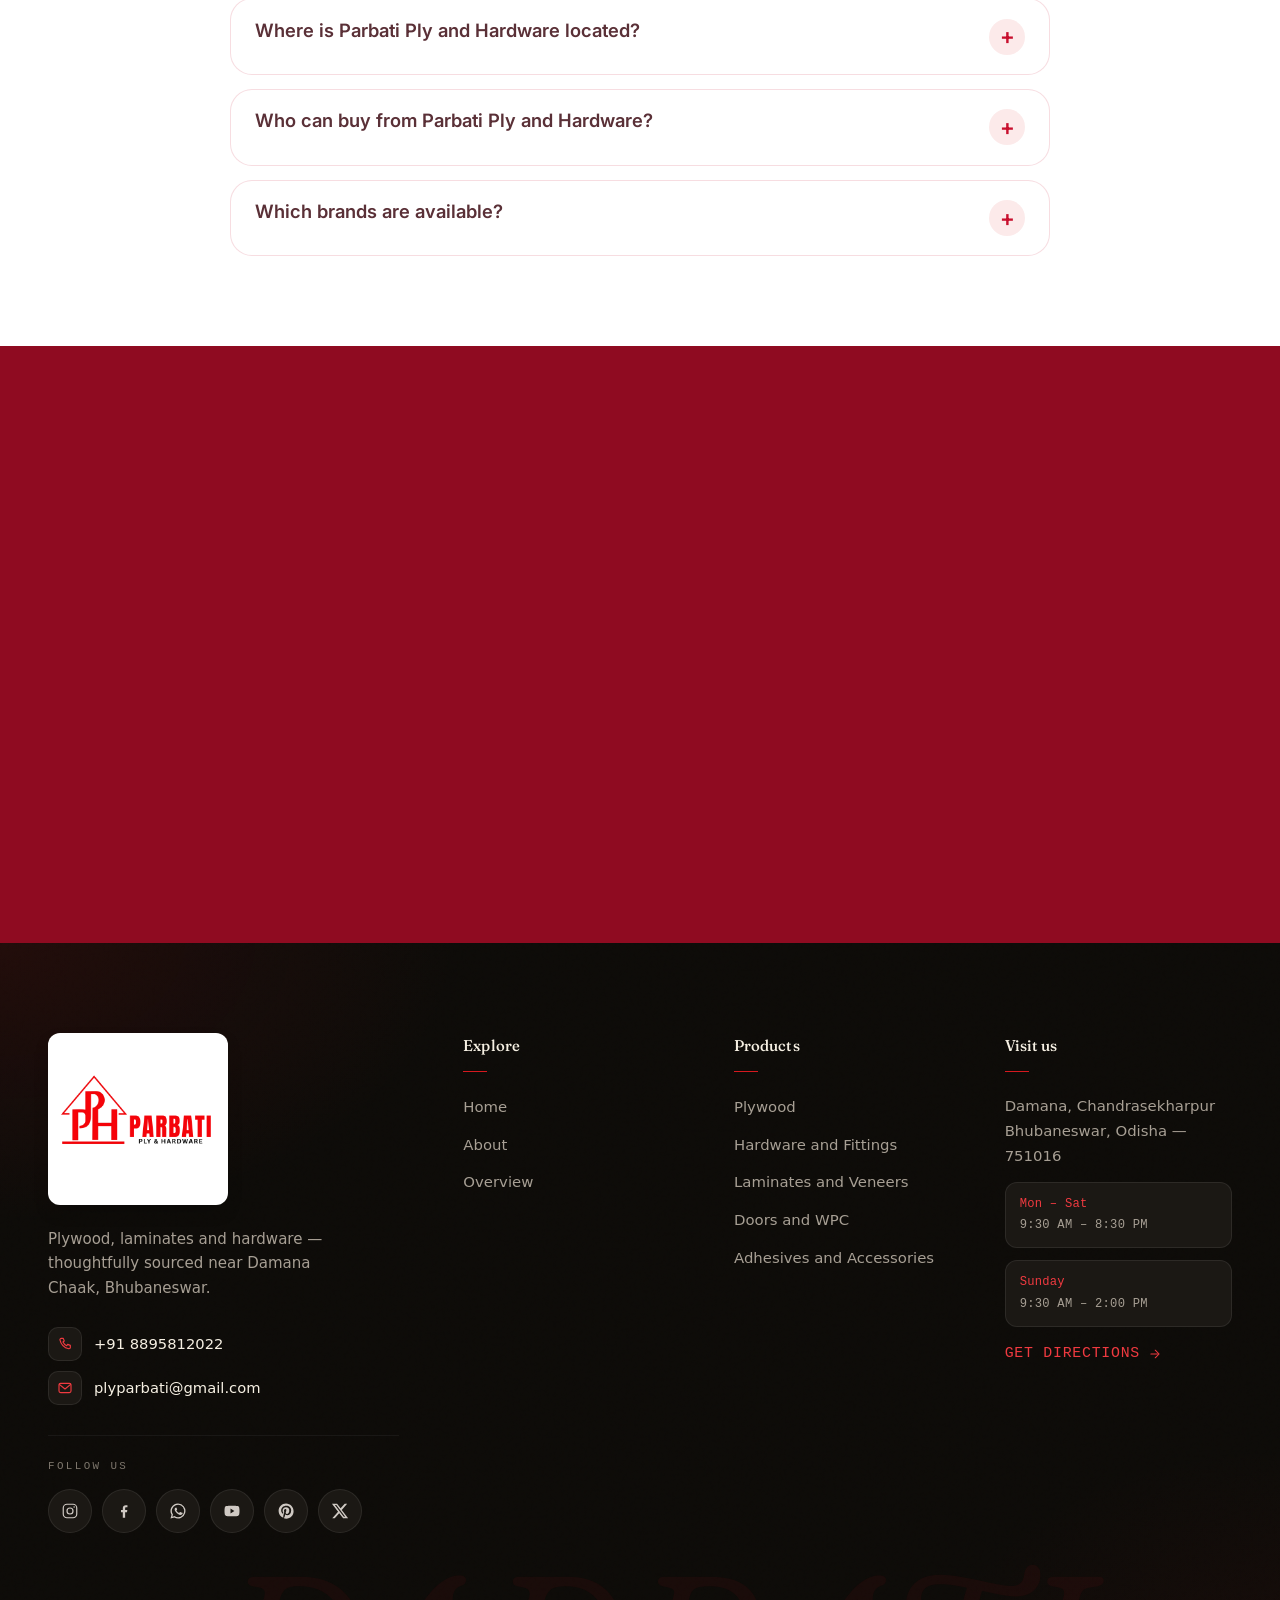
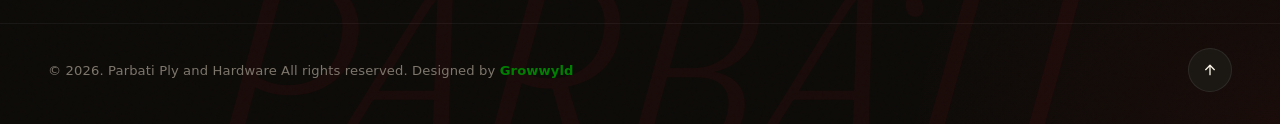
<file: overview.html>
<!doctype html>
<html lang="en">

<head>
      <meta charset="utf-8" />
      <meta name="viewport" content="width=device-width, initial-scale=1, viewport-fit=cover" />
      <title>
            Interior Materials, Cutting and Design Services in Bhubaneswar | Parbati
            Ply and Hardware
      </title>
      <meta name="description"
            content="Parbati Ply and Hardware provides interior materials, plywood, hardware, CNC cutting and design services in Bhubaneswar for homes, furniture and commercial projects." />
      <meta name="keywords"
            content="interior materials in bhubaneswar, cnc cutting services in bhubaneswar, hardware materials for interior design in bhubaneswar, greenply supplier in bhubaneswar, interior material supplier in bhubaneswar, plywood dealer in bhubaneswar, hardware dealer in bhubaneswar, laser cutting services in bhubaneswar" />
      <meta name="robots" content="index, follow" />
      <link rel="canonical" href="https://parbatiply.com/overview" />
      <meta property="og:type" content="website" />
      <meta property="og:title"
            content="Interior Materials, Cutting and Design Services in Bhubaneswar | Parbati Ply and Hardware" />
      <meta property="og:url" content="https://parbatiply.com/overview" />
      <meta property="og:locale" content="en_IN" />
      <script>
            (function () {
                  var t = "light";
                  try {
                        var s = localStorage.getItem("theme");
                        if (s === "dark" || s === "light") t = s;
                  } catch (e) { }
                  document.documentElement.setAttribute("data-theme", t);
                  document.documentElement.style.colorScheme = t;
            })();
      </script>
      <script type="application/ld+json">
      {
        "@context": "https://schema.org",
        "@type": "FAQPage",
        "mainEntity": [
          {
            "@type": "Question",
            "name": "What interior materials are available at Parbati Ply and Hardware?",
            "acceptedAnswer": {
              "@type": "Answer",
              "text": "Parbati Ply and Hardware offers plywood, hardware and furniture fittings, laminates, veneers, doors, WPC products, ACP sheets and other related interior materials, subject to current availability."
            }
          },
          {
            "@type": "Question",
            "name": "Does Parbati Ply and Hardware provide CNC cutting services in Bhubaneswar?",
            "acceptedAnswer": {
              "@type": "Answer",
              "text": "Yes. CNC cutting is available for applicable materials and project requirements. Customers can share dimensions and design details to discuss the feasibility of their requirements."
            }
          },
          {
            "@type": "Question",
            "name": "Do you provide laser cutting services?",
            "acceptedAnswer": {
              "@type": "Answer",
              "text": "Yes. Laser cutting is available for applicable materials and designs. Material type, thickness, pattern and project requirements should be discussed before proceeding."
            }
          },
          {
            "@type": "Question",
            "name": "Can I get hardware materials for interior design projects?",
            "acceptedAnswer": {
              "@type": "Answer",
              "text": "Yes. Hardware and furniture fittings are part of the available product range. Customers can enquire about suitable hinges, handles, fittings and other hardware according to their project requirements."
            }
          },
          {
            "@type": "Question",
            "name": "Is Greenply available at Parbati Ply and Hardware?",
            "acceptedAnswer": {
              "@type": "Answer",
              "text": "Greenply is included in the listed brand portfolio. Customers looking for Greenply products should confirm current stock, product specifications and availability before visiting."
            }
          },
          {
            "@type": "Question",
            "name": "Does Parbati Ply and Hardware sell plywood?",
            "acceptedAnswer": {
              "@type": "Answer",
              "text": "Yes. Plywood is one of the primary product categories available at Parbati Ply and Hardware. Options can be discussed according to application, grade, thickness, brand and project requirements."
            }
          },
          {
            "@type": "Question",
            "name": "Does Parbati Ply and Hardware provide doors and WPC products?",
            "acceptedAnswer": {
              "@type": "Answer",
              "text": "Yes. The listed product range includes doors, WPC doors and WPC door frames, subject to current availability."
            }
          },
          {
            "@type": "Question",
            "name": "Where is Parbati Ply and Hardware located?",
            "acceptedAnswer": {
              "@type": "Answer",
              "text": "Parbati Ply and Hardware is located near Damana Chaak, Bhubaneswar, Odisha."
            }
          }
        ]
      }
    </script>

      <link rel="icon" href="images/logo.jpeg" />
      <link rel="preconnect" href="https://fonts.googleapis.com" />
      <link rel="preconnect" href="https://fonts.gstatic.com" crossorigin />
      <link href="https://fonts.googleapis.com/css2?family=Fraunces:opsz,wght@9..144,500;9..144,700&family=Inter:wght@400;500;600&display=swap"
            rel="stylesheet" />
      <link rel="stylesheet" href="style/style.css" />
      <link rel="stylesheet" href="style/premium.css" />
      <link rel="stylesheet" href="style/parbati-footer.css" />
      <link rel="stylesheet" href="style/brands.css" />
      <link rel="stylesheet" href="style/about-images.css" />
      <link rel="stylesheet" href="style/products-materials.css" />
      <link rel="stylesheet" href="style/parbati-about.css" />

      <link rel="stylesheet" href="style/overview.css" />
</head>

<body>
      <div id="top"></div>
      <a class="skip" href="#main">Skip to content</a>

      <!-- SVG defs: shared symbols for services + mega-menu category icons -->
      <svg width="0" height="0" style="position: absolute" aria-hidden="true">
            <defs>
                  <pattern id="grain" width="14" height="6" patternUnits="userSpaceOnUse">
                        <path d="M0 3h14" stroke="#000" stroke-opacity=".07" />
                  </pattern>

                  <symbol id="board" viewBox="0 0 200 160">
                        <rect x="28" y="40" width="144" height="80" rx="6" fill="var(--w2)" />
                        <rect x="28" y="40" width="144" height="80" rx="6" fill="url(#grain)" />
                        <rect x="28" y="40" width="144" height="12" rx="4" fill="var(--w1)" />
                        <rect x="28" y="108" width="144" height="12" rx="4" fill="var(--w3)" />
                        <path d="M60 52v56M100 52v56M140 52v56" stroke="var(--w3)" stroke-width="3" />
                  </symbol>

                  <symbol id="cut" viewBox="0 0 200 160">
                        <rect x="26" y="44" width="148" height="72" rx="6" fill="var(--w1)" />
                        <rect x="26" y="44" width="148" height="72" rx="6" fill="url(#grain)" />
                        <path d="M100 30v100" stroke="#d6191f" stroke-width="4" stroke-dasharray="8 6" />
                        <circle cx="100" cy="30" r="9" fill="#d6191f" />
                        <circle cx="100" cy="130" r="9" fill="#d6191f" />
                  </symbol>

                  <symbol id="door" viewBox="0 0 200 160">
                        <rect x="56" y="12" width="88" height="136" rx="6" fill="var(--w3)" />
                        <rect x="66" y="22" width="30" height="52" rx="3" fill="var(--w2)" />
                        <rect x="104" y="22" width="30" height="52" rx="3" fill="var(--w2)" />
                        <rect x="66" y="84" width="30" height="54" rx="3" fill="var(--w2)" />
                        <rect x="104" y="84" width="30" height="54" rx="3" fill="var(--w2)" />
                        <circle cx="134" cy="80" r="4" fill="#0e0e0e" />
                  </symbol>

                  <!-- Plywood: stacked fanned sheets with wood grain -->
                  <symbol id="m-plywood" viewBox="0 0 64 52">
                        <rect x="8" y="30" width="48" height="13" rx="2" fill="var(--w2)" />
                        <rect x="8" y="30" width="48" height="3" rx="1.5" fill="var(--w3)" opacity=".35" />
                        <rect x="11" y="21" width="48" height="13" rx="2" fill="var(--w1)" />
                        <rect x="11" y="21" width="48" height="3" rx="1.5" fill="var(--w3)" opacity=".30" />
                        <rect x="14" y="12" width="48" height="13" rx="2" fill="var(--w1)" />
                        <rect x="14" y="12" width="48" height="3" rx="1.5" fill="var(--w2)" />
                        <path d="M21 12v13M28 12v13M35 12v13M42 12v13M49 12v13M56 12v13" stroke="var(--w3)"
                              stroke-width=".7" opacity=".35" />
                  </symbol>

                  <!-- Hardware & fittings: cabinet handle + round knob -->
                  <symbol id="m-hardware" viewBox="0 0 64 52">
                        <rect x="6" y="16" width="34" height="7" rx="3.5" fill="var(--red)" />
                        <rect x="10" y="21" width="5" height="12" rx="2" fill="var(--w3)" />
                        <rect x="31" y="21" width="5" height="12" rx="2" fill="var(--w3)" />
                        <circle cx="52" cy="30" r="8" fill="var(--w2)" />
                        <circle cx="52" cy="30" r="3.5" fill="var(--w3)" />
                  </symbol>

                  <!-- Laminates & veneers: fanned swatch samples -->
                  <symbol id="m-laminate" viewBox="0 0 64 52">
                        <rect x="5" y="16" width="20" height="28" rx="2" fill="var(--w1)"
                              transform="rotate(-14 15 30)" />
                        <rect x="19" y="12" width="20" height="28" rx="2" fill="var(--w2)"
                              transform="rotate(-5 29 26)" />
                        <rect x="33" y="10" width="20" height="28" rx="2" fill="var(--w3)" />
                        <path d="M37 16h12M37 21h12M37 26h12M37 31h8" stroke="#fff" stroke-width=".9" opacity=".55" />
                  </symbol>

                  <!-- Doors & WPC: panelled door in a frame -->
                  <symbol id="m-door" viewBox="0 0 64 52">
                        <rect x="16" y="6" width="32" height="40" rx="3" fill="none" stroke="var(--w3)"
                              stroke-width="2.6" />
                        <rect x="21" y="11" width="22" height="30" rx="1.5" fill="var(--w1)" />
                        <rect x="25" y="15" width="14" height="8" rx="1" fill="var(--w2)" />
                        <rect x="25" y="27" width="14" height="8" rx="1" fill="var(--w2)" />
                        <circle cx="41" cy="26" r="1.8" fill="var(--red)" />
                  </symbol>

                  <!-- ACP sheets: panel with visible layered composite edge -->
                  <symbol id="m-acp" viewBox="0 0 64 52">
                        <rect x="6" y="12" width="38" height="28" rx="2" fill="var(--w1)" />
                        <path d="M6 18h38M6 24h38M6 30h38M6 36h38" stroke="var(--w3)" stroke-width=".6" opacity=".3" />
                        <rect x="46" y="12" width="5" height="28" fill="var(--red)" />
                        <rect x="51" y="12" width="5" height="28" fill="var(--w3)" opacity=".7" />
                  </symbol>

                  <!-- Cutting & design: laser head cutting a board -->
                  <symbol id="m-cut" viewBox="0 0 64 52">
                        <rect x="8" y="32" width="48" height="13" rx="2" fill="var(--w1)" />
                        <rect x="8" y="32" width="48" height="3.5" rx="1.75" fill="var(--w2)" />
                        <path d="M18 45h28" stroke="var(--w3)" stroke-width=".8" opacity=".35" />
                        <path d="M24 6h16l-4 9H28z" fill="var(--red)" />
                        <circle cx="32" cy="16" r="2.2" fill="#fff" />
                        <path d="M32 17v15" stroke="var(--red)" stroke-width="2" stroke-dasharray="2.4 3"
                              stroke-linecap="round" />
                  </symbol>
            </defs>
      </svg>

      <div class="ann">
            Plywood, hardware and interior materials · Damana Chaak, Bhubaneswar ·
            <b>Message us on WhatsApp for rates</b>
      </div>

      <header>
            <div class="wrap nav">
                  <a href="#top" class="logo" aria-label="Parbati Ply and Hardware home"><img
                              src="/images/Parbati-ply-transparency-logo.png" alt="Parbati Ply and Hardware logo"
                              width="200" height="200" /></a>
                  <ul class="menu" id="menu">
                        <li><a href="index.html">Home</a></li>
                        <li><a href="about.html">About</a></li>
                        <!-- 
        <li class="mg">
          <button class="mt" type="button" aria-expanded="false" aria-controls="mega">Product
            <svg viewBox="0 0 24 24">
              <path d="M6 9l6 6 6-6" />
            </svg></button>
           <div class="mega" id="mega">
            <div class="wrap mgrid">

              <a href="#shop" class="mfeat">
                <img class="mfeat-bg" src="/images/Dropdown-image.webp" alt="" width="600" height="700" loading="lazy">
              </a>

              <div class="mlinks">
                <h4>Product categories</h4>

                <a href="#plywood">
                  <svg class="mico" viewBox="0 0 64 52" aria-hidden="true">
                    <use href="#m-plywood" />
                  </svg>
                  <span><b>Plywood</b><small>Furniture, kitchens and interiors</small></span>
                </a>

                <a href="#shop">
                  <svg class="mico" viewBox="0 0 64 52" aria-hidden="true">
                    <use href="#m-hardware" />
                  </svg>
                  <span><b>Hardware and fittings</b><small>Cabinets, drawers and doors</small></span>
                </a>

                <a href="#shop">
                  <svg class="mico" viewBox="0 0 64 52" aria-hidden="true">
                    <use href="#m-laminate" />
                  </svg>
                  <span><b>Laminates and veneers</b><small>Finishes, patterns and textures</small></span>
                </a>

                <a href="#shop">
                  <svg class="mico" viewBox="0 0 64 52" aria-hidden="true">
                    <use href="#m-door" />
                  </svg>
                  <span><b>Doors and WPC</b><small>Doors, WPC doors and frames</small></span>
                </a>

                <a href="#shop">
                  <svg class="mico" viewBox="0 0 64 52" aria-hidden="true">
                    <use href="#m-acp" />
                  </svg>
                  <span><b>ACP sheets</b><small>Interior and commercial uses</small></span>
                </a>

                <a href="#services">
                  <svg class="mico" viewBox="0 0 64 52" aria-hidden="true">
                    <use href="#m-cut" />
                  </svg>
                  <span><b>Cutting and design</b><small>CNC, laser and 3D doors</small></span>
                </a>
              </div>

              <div class="mside">
                <h4>Visit us</h4>
                <p>Damana Chaak, Bhubaneswar</p>
                <a href="contact.html">Get directions →</a>
                <a href="contact.html" class="btn">Enquire now</a>
              </div>

            </div>
          </div> 
        </li> -->
                        <!-- <li><a href="#project">Project</a></li>
        <li><a href="#blogs">Blogs</a></li> -->
                        <li><a href="overview.html">Overview</a></li>
                        <li><a href="blogs.html">Blogs</a></li>
                  </ul>
                  <div class="acts">
                        <button class="ibtn" id="theme" aria-label="Toggle dark mode">
                              <svg viewBox="0 0 24 24">
                                    <path d="M21 12.8A9 9 0 1 1 11.2 3 7 7 0 0 0 21 12.8z" />
                              </svg>
                        </button>
                        <a href="contact.html" class="btn nav-cta">Contact Us</a>
                        <button class="ibtn burger" id="burger" aria-label="Open menu" aria-expanded="false"
                              aria-controls="menu">
                              <svg viewBox="0 0 24 24">
                                    <path d="M4 7h16M4 12h16M4 17h16" />
                              </svg>
                        </button>
                  </div>
            </div>
            <i class="prog" aria-hidden="true"></i>
      </header>

      <main id="main" class="ps">
            <!-- HERO -->
            <section class="hx" id="hero">
                  <div class="hx-bg" aria-hidden="true"></div>
                  <div class="hx-w">
                        <div class="hx-copy">
                              <nav class="crumbs" aria-label="Breadcrumb">
                                    <a href="index.html">Home</a><span aria-hidden="true">/</span><b
                                          aria-current="page">Overview</b>
                              </nav>
                              <h1>
                                    Interior Materials, Cutting and Design Services in
                                    <em>Bhubaneswar</em>
                              </h1>
                              <p>
                                    Parbati Ply and Hardware provides a practical range of interior
                                    materials in Bhubaneswar, along with cutting and design-related
                                    solutions for residential, furniture and commercial projects.
                                    Located near Damana Chaak, the store brings together plywood,
                                    hardware, laminates, veneers, doors, WPC products, ACP sheets and
                                    related materials for different interior requirements.
                              </p>
                              <p>
                                    Whether you are planning a kitchen, wardrobe, furniture, doors or
                                    a larger interior project, you can explore suitable materials,
                                    available brands and applicable services based on your project
                                    requirements.
                              </p>
                              <div class="hx-cta">
                                    <a href="contact.html" class="hx-btn p">Explore Products</a>
                                    <a href="contact.html" class="hx-btn g">Enquire Now</a>
                              </div>
                        </div>

                        <div class="hx-scene" id="hxScene">
                              <div class="hx-rig">
                                    <div class="hx-plate" aria-hidden="true"></div>
                                    <div class="hx-ring" aria-hidden="true"></div>
                                    <figure class="hx-img hx-a">
                                          <img src="/images/Overview/Plywood-hero-section.webp"
                                                alt="Plywood and interior materials at Parbati Ply and Hardware, Bhubaneswar"
                                                width="700" height="900" fetchpriority="high"
                                                onerror="this.style.display = 'none'" />
                                    </figure>
                                    <figure class="hx-img hx-b">
                                          <img src="images/Overview/Plywood-hero-sections.webp"
                                                alt="CNC and laser cutting for interiors" width="420" height="420"
                                                onerror="this.style.display = 'none'" />
                                    </figure>
                                    <figure class="hx-img hx-c">
                                          <img src="images/Overview/Doors-WPC-Products.webp"
                                                alt="Designer doors and WPC products" width="420" height="440"
                                                onerror="this.style.display = 'none'" />
                                    </figure>
                                    <span class="hx-dot" aria-hidden="true"></span>
                              </div>
                        </div>
                  </div>
            </section>
            <!-- ============ SECTION 1: INTERIOR MATERIALS ============ -->
            <section class="pm pm-sec" id="materials" aria-labelledby="pm-h1">
                  <div class="pm-w">
                        <div class="pm-head pm-rv">
                              <h2 id="pm-h1">
                                    Interior Materials for Different Project Requirements
                              </h2>
                              <p>
                                    Choosing the right material depends on where it will be used, the required finish,
                                    design, dimensions and project specifications. Parbati Ply and Hardware serves
                                    homeowners, carpenters, contractors, interior designers and businesses looking for
                                    an interior material supplier in Bhubaneswar.
                              </p>
                              <p>
                                    The product range includes core materials such as plywood, along with surface
                                    finishes, hardware, doors and other supporting products needed for interior work.
                              </p>
                        </div>

                        <article class="pm-feat" id="plywood">
                              <div class="pm-img pm-rv">
                                    <figure>
                                          <img src="images/Overview/Plywood-for-Furniture-Kitchens-Interiors.webp"
                                                alt="Plywood for furniture, kitchens and interiors in Bhubaneswar"
                                                width="800" height="640" loading="lazy"
                                                onerror="this.style.display = 'none'" />
                                    </figure>
                              </div>
                              <div class="pm-rv">
                                    <h3>Plywood for Furniture, Kitchens and Interiors</h3>
                                    <p>
                                          Plywood is one of the primary material categories available at
                                          Parbati Ply and Hardware. It can be used for kitchens,
                                          wardrobes, beds, office furniture, cabinets and other interior
                                          applications.
                                    </p>
                                    <p>
                                          Customers can discuss their requirements based on plywood grade,
                                          thickness, brand, application and exposure conditions before
                                          selecting a suitable product.
                                    </p>
                                    <p>
                                          If you are looking for a plywood dealer in Bhubaneswar, you can
                                          enquire about available plywood options and brands according to
                                          your project requirements.
                                    </p>
                                    <a class="pm-cta" href="contact.html">Explore Plywood</a>
                              </div>
                        </article>

                        <div class="pm-grid">
                              <article class="pm-card pm-rv">
                                    <div class="pm-img">
                                          <figure>
                                                <img src="images/Overview/Hardware-Materials-for-Interior-Design.webp"
                                                      alt="Hardware materials for interior design in Bhubaneswar"
                                                      width="640" height="440" loading="lazy"
                                                      onerror="this.style.display = 'none'" />
                                          </figure>
                                    </div>
                                    <h3>Hardware Materials for Interior Design</h3>
                                    <p>
                                          Hardware plays an important role in the functionality and
                                          finishing of furniture, kitchens, wardrobes, cabinets and doors.
                                          Parbati Ply and Hardware offers different hardware and
                                          furniture fitting options according to availability and project
                                          requirements.
                                    </p>
                                    <p>
                                          Customers looking for hardware materials for interior design in
                                          Bhubaneswar can enquire about suitable hinges, handles, fittings
                                          and other hardware components for their project.
                                    </p>
                                    <p>
                                          The right hardware selection can depend on the furniture type,
                                          usage, design and installation requirements.
                                    </p>
                                    <a class="pm-cta" href="contact.html">Explore Hardware</a>
                              </article>

                              <article class="pm-card pm-rv">
                                    <div class="pm-img">
                                          <figure>
                                                <img src="images/Overview/Laminates-and-Veneers.webp"
                                                      alt="Laminates and veneers" width="640" height="440"
                                                      loading="lazy" onerror="this.style.display = 'none'" />
                                          </figure>
                                    </div>
                                    <h3>Laminates and Veneers</h3>
                                    <p>
                                          Laminates and veneers provide surface finishes for furniture and
                                          interior applications. Available options can include different
                                          colours, patterns, textures and finishes to complement the
                                          overall design.
                                    </p>
                                    <p>
                                          Customers can explore available laminates and veneers according
                                          to their furniture, kitchen, wardrobe or interior design
                                          requirements.
                                    </p>
                                    <a class="pm-cta" href="contact.html">Explore Laminates</a>
                              </article>

                              <article class="pm-card pm-rv">
                                    <div class="pm-img">
                                          <figure>
                                                <img src="images/Overview/Doors-WPC-Products.webp"
                                                      alt="Doors, WPC doors and WPC door frames" width="640"
                                                      height="440" loading="lazy"
                                                      onerror="this.style.display = 'none'" />
                                          </figure>
                                    </div>
                                    <h3>Doors and WPC Products</h3>
                                    <p>
                                          Doors contribute to both the appearance and functionality of a
                                          space. The available range includes doors, WPC doors and WPC
                                          door frames for suitable residential and commercial
                                          applications.
                                    </p>
                                    <p>
                                          Product selection can be discussed according to dimensions,
                                          design, material, usage and availability.
                                    </p>
                                    <p>
                                          For projects where design is an important consideration,
                                          customers can also enquire about available 3D door design
                                          options.
                                    </p>
                                    <a class="pm-cta" href="contact.html">Explore Doors</a>
                              </article>

                              <article class="pm-card pm-rv">
                                    <div class="pm-img">
                                          <figure>
                                                <img src="images/Overview/ACP-Sheets.webp"
                                                      alt="ACP sheets for interior and commercial use" width="640"
                                                      height="440" loading="lazy"
                                                      onerror="this.style.display = 'none'" />
                                          </figure>
                                    </div>
                                    <h3>ACP Sheets</h3>
                                    <p>
                                          ACP sheets can be considered for suitable interior and
                                          commercial applications where a panel solution, finish or design
                                          element is required.
                                    </p>
                                    <p>
                                          Available specifications and suitability should be confirmed
                                          according to the intended application before purchase.
                                    </p>
                                    <a class="pm-cta" href="contact.html">Explore ACP Sheets</a>
                              </article>
                        </div>
                  </div>
            </section>

            <!-- ============ SECTION 2: CUTTING & DESIGN SERVICES ============ -->


            <section class="pm pm-sec alt" id="services" aria-labelledby="pm-h2">
                  <div class="pm-w">
                        <div class="pm-head pm-rv">
                              <h2 id="pm-h2">
                                    Cutting and Design Services for Interior Projects
                              </h2>
                              <p>
                                    Some interior and furniture projects require more than
                                    standard-sized boards or ready-made designs. Custom cutting and
                                    design services can help create specific patterns, shapes and
                                    decorative elements according to project requirements.
                              </p>
                              <p>
                                    Parbati Ply and Hardware provides applicable CNC cutting, laser
                                    cutting and 3D door design solutions based on the material,
                                    dimensions, design and feasibility of the project.
                              </p>
                        </div>

                        <div class="pm-svc">
                              <article class="pm-card pm-rv">
                                    <div class="pm-img">
                                          <figure>
                                                <img src="images/Overview/CNC-Cutting-Services-in-Bhubaneswar.webp"
                                                      alt="CNC cutting services in Bhubaneswar" width="640" height="440"
                                                      loading="lazy" onerror="this.style.display = 'none'" />
                                          </figure>
                                    </div>
                                    <h3>CNC Cutting Services in Bhubaneswar</h3>
                                    <p>
                                          Our CNC cutting services in Bhubaneswar are suitable for
                                          projects requiring customised patterns, shapes and cutting
                                          requirements on applicable materials.
                                    </p>
                                    <p>
                                          Customers can share their dimensions, drawings or design
                                          requirements so the cutting feasibility can be discussed before
                                          proceeding.
                                    </p>
                                    <p>
                                          CNC cutting can be useful for furniture components, decorative
                                          panels, partitions and other interior applications where
                                          customised cutting is required.
                                    </p>
                                    <a class="pm-cta" href="contact.html">Enquire About CNC Cutting</a>
                              </article>

                              <article class="pm-card pm-rv">
                                    <div class="pm-img">
                                          <figure>
                                                <img src="images/Overview/Laser-Cutting-Services.webp"
                                                      alt="Laser cutting services in Bhubaneswar" width="640"
                                                      height="440" loading="lazy"
                                                      onerror="this.style.display = 'none'" />
                                          </figure>
                                    </div>
                                    <h3>Laser Cutting Services</h3>
                                    <p>
                                          We provide laser cutting services in Bhubaneswar to support
                                          decorative and design-focused requirements where precision
                                          patterns or customised designs are needed.
                                    </p>
                                    <p>
                                          Material type, thickness, pattern, dimensions and project
                                          requirements should be discussed beforehand to determine
                                          suitability and feasibility.
                                    </p>
                                    <a class="pm-cta" href="contact.html">Ask About Laser Cutting</a>
                              </article>

                              <article class="pm-card pm-rv">
                                    <div class="pm-img">
                                          <figure>
                                                <img src="images/Overview/3D-Door-Design-Services.webp"
                                                      alt="3D door design services" width="640" height="440"
                                                      loading="lazy" onerror="this.style.display = 'none'" />
                                          </figure>
                                    </div>
                                    <h3>3D Door Design Services</h3>
                                    <p>
                                          A door can become an important design element within an
                                          interior. 3D door designs can help customers explore different
                                          visual possibilities before finalising a suitable door design.
                                    </p>
                                    <p>
                                          Design, dimensions, material and project requirements can be
                                          discussed to determine the appropriate solution.
                                    </p>
                                    <a class="pm-cta" href="contact.html">Explore 3D Door Designs</a>
                              </article>
                        </div>
                  </div>
            </section>


            <!-- brand -->
            <section class="brand-section" id="brands">
                  <div class="wrap">
                        <header class="bs-head">
                              <h2>Brands Available at Parbati Ply and Hardware</h2>
                              <p class="bs-lead">
                                    Parbati Ply and Hardware works with a range of established brands across plywood,
                                    laminates, adhesives and hardware categories.
                              </p>
                              <p class="bs-lead">
                                    Customers specifically looking for a Greenply supplier in Bhubaneswar can enquire
                                    about currently available Greenply products, specifications and stock before
                                    visiting.
                                    Brand availability may vary, so customers should confirm the required product before
                                    placing an order.

                              </p>
                        </header>

                        <div class="bs-row bs-row--primary">
                              <div class="bs-marquee"
                                    aria-label="Primary brands — Century Ply, Greenply, Merino, Kitply, Hettich, Fevicol">
                                    <div class="bs-track">
                                          <ul class="bs-group">
                                                <li class="bs-item">
                                                      <div class="bs-logo">
                                                            <img src="/images/centure.png" alt="Century Ply" width="180"
                                                                  height="60" loading="lazy" decoding="async" onerror="
                          this.closest('.bs-logo').classList.add('is-text')
                        " />
                                                            <span class="bs-word">Century Ply</span>
                                                      </div>
                                                </li>
                                                <li class="bs-item">
                                                      <div class="bs-logo">
                                                            <img src="/images/greenply.svg" alt="Greenply" width="180"
                                                                  height="60" loading="lazy" decoding="async" onerror="
                          this.closest('.bs-logo').classList.add('is-text')
                        " />
                                                            <span class="bs-word">Greenply</span>
                                                      </div>
                                                </li>
                                                <li class="bs-item">
                                                      <div class="bs-logo">
                                                            <img src="/images/merino.jpg" alt="Merino" width="180"
                                                                  height="60" loading="lazy" decoding="async" onerror="
                          this.closest('.bs-logo').classList.add('is-text')
                        " />
                                                            <span class="bs-word">Merino</span>
                                                      </div>
                                                </li>
                                                <li class="bs-item">
                                                      <div class="bs-logo">
                                                            <img src="/images/kitply.png" alt="Kitply" width="180"
                                                                  height="60" loading="lazy" decoding="async" onerror="
                          this.closest('.bs-logo').classList.add('is-text')
                        " />
                                                            <span class="bs-word">Kitply</span>
                                                      </div>
                                                </li>
                                                <li class="bs-item">
                                                      <div class="bs-logo">
                                                            <img src="/images/hettich.png" alt="Hettich" width="180"
                                                                  height="60" loading="lazy" decoding="async" onerror="
                          this.closest('.bs-logo').classList.add('is-text')
                        " />
                                                            <span class="bs-word">Hettich</span>
                                                      </div>
                                                </li>
                                                <li class="bs-item">
                                                      <div class="bs-logo">
                                                            <img src="/images/fevicol.png" alt="Fevicol" width="180"
                                                                  height="60" loading="lazy" decoding="async" onerror="
                          this.closest('.bs-logo').classList.add('is-text')
                        " />
                                                            <span class="bs-word">Fevicol</span>
                                                      </div>
                                                </li>
                                          </ul>

                                          <ul class="bs-group" aria-hidden="true">
                                                <li class="bs-item">
                                                      <div class="bs-logo">
                                                            <img src="/images/centure.png" alt="" width="180"
                                                                  height="60" loading="lazy" decoding="async" onerror="
                          this.closest('.bs-logo').classList.add('is-text')
                        " />
                                                            <span class="bs-word">Century Ply</span>
                                                      </div>
                                                </li>
                                                <li class="bs-item">
                                                      <div class="bs-logo">
                                                            <img src="/images/greenply.svg" alt="" width="180"
                                                                  height="60" loading="lazy" decoding="async" onerror="
                          this.closest('.bs-logo').classList.add('is-text')
                        " />
                                                            <span class="bs-word">Greenply</span>
                                                      </div>
                                                </li>
                                                <li class="bs-item">
                                                      <div class="bs-logo">
                                                            <img src="/images/merino.jpg" alt="" width="180" height="60"
                                                                  loading="lazy" decoding="async" onerror="
                          this.closest('.bs-logo').classList.add('is-text')
                        " />
                                                            <span class="bs-word">Merino</span>
                                                      </div>
                                                </li>
                                                <li class="bs-item">
                                                      <div class="bs-logo">
                                                            <img src="/images/kitply.png" alt="" width="180" height="60"
                                                                  loading="lazy" decoding="async" onerror="
                          this.closest('.bs-logo').classList.add('is-text')
                        " />
                                                            <span class="bs-word">Kitply</span>
                                                      </div>
                                                </li>
                                                <li class="bs-item">
                                                      <div class="bs-logo">
                                                            <img src="/images/hettich.png" alt="" width="180"
                                                                  height="60" loading="lazy" decoding="async" onerror="
                          this.closest('.bs-logo').classList.add('is-text')
                        " />
                                                            <span class="bs-word">Hettich</span>
                                                      </div>
                                                </li>
                                                <li class="bs-item">
                                                      <div class="bs-logo">
                                                            <img src="/images/fevicol.png" alt="" width="180"
                                                                  height="60" loading="lazy" decoding="async" onerror="
                          this.closest('.bs-logo').classList.add('is-text')
                        " />
                                                            <span class="bs-word">Fevicol</span>
                                                      </div>
                                                </li>
                                                <li class="bs-item">
                                                      <div class="bs-logo">
                                                            <img src="/images/blackcobra.webp" alt="" width="180"
                                                                  height="60" loading="lazy" decoding="async" onerror="
                          this.closest('.bs-logo').classList.add('is-text')
                        " />
                                                            <span class="bs-word">Fevicol</span>
                                                      </div>
                                                </li>
                                                <li class="bs-item">
                                                      <div class="bs-logo">
                                                            <img src="/images/Croma-laminate.webp" alt="" width="180"
                                                                  height="60" loading="lazy" decoding="async" onerror="
                          this.closest('.bs-logo').classList.add('is-text')
                        " />
                                                            <span class="bs-word">Fevicol</span>
                                                      </div>
                                                </li>
                                                <li class="bs-item">
                                                      <div class="bs-logo">
                                                            <img src="/images/Sylvan-ply.webp" alt="" width="180"
                                                                  height="60" loading="lazy" decoding="async" onerror="
                          this.closest('.bs-logo').classList.add('is-text')
                        " />
                                                            <span class="bs-word">Fevicol</span>
                                                      </div>
                                                </li>
                                          </ul>
                                    </div>
                              </div>
                        </div>

                        <div class="bs-foot">
                              <p class="bs-note">
                                    Brand and product availability may vary. Contact the store to
                                    confirm whether a particular brand or item is currently available.
                              </p>

                              <a class="bs-cta" href="contact.html">
                                    Enquire About Brands
                                    <svg viewBox="0 0 24 24" aria-hidden="true">
                                          <path d="M5 12h14M13 6l6 6-6 6" />
                                    </svg>
                              </a>
                        </div>
                  </div>
            </section>

            <!-- ===== SECTION 1 — MATERIALS (expanding showcase) ===== -->
            <section class="lx lx-materials" id="lx-materials">
                  <div class="lx-wrap">
                        <div class="lx-head">
                              <span class="lx-eyebrow">Materials and applications</span>
                              <h2 class="lx-title">Hardware, plywood and interior materials for every project</h2>
                              <p class="lx-lead">Different projects need different combinations of materials. Parbati
                                    Ply and Hardware offers options you can explore according to your application.</p>
                        </div>

                        <div class="lx-acc">
                              <article class="lx-slide" tabindex="0">
                                    <img class="lx-slide__img" src="images/Overview/Home-interiors.webp"
                                          alt="Modern home interior with plywood wardrobe and laminates" width="900"
                                          height="1200" loading="eager" decoding="async" onerror="this.remove()" />
                                    <h3 class="lx-slide__rail">Home interiors</h3>
                                    <div class="lx-slide__body">
                                          <h3 class="lx-slide__title">Home interiors</h3>
                                          <p>For kitchens, wardrobes, furniture and other residential interiors, explore
                                                plywood, laminates, hardware, doors, WPC products and related materials.
                                          </p>
                                          <div class="lx-tags">
                                                <span>Plywood</span><span>Laminates</span><span>Hardware</span><span>Doors</span><span>WPC</span>
                                          </div>
                                    </div>
                              </article>

                              <article class="lx-slide" tabindex="0">
                                    <img class="lx-slide__img" src="images/Overview/Furniture-projects.webp"
                                          alt="Handcrafted plywood furniture with premium surface finish" width="900"
                                          height="1200" loading="lazy" decoding="async" onerror="this.remove()" />
                                    <h3 class="lx-slide__rail">Furniture projects</h3>
                                    <div class="lx-slide__body">
                                          <h3 class="lx-slide__title">Furniture projects</h3>
                                          <p>Furniture professionals can enquire about plywood, surface finishes,
                                                hardware and fittings for the type of furniture and required
                                                specifications.</p>
                                          <div class="lx-tags"><span>Plywood</span><span>Surface
                                                      finishes</span><span>Fittings</span></div>
                                    </div>
                              </article>

                              <article class="lx-slide" tabindex="0">
                                    <img class="lx-slide__img" src="images/Overview/Kitchen-requirements.webp"
                                          alt="Modular kitchen cabinets with hinges and handles" width="900"
                                          height="1200" loading="lazy" decoding="async" onerror="this.remove()" />
                                    <h3 class="lx-slide__rail">Kitchen requirements</h3>
                                    <div class="lx-slide__body">
                                          <h3 class="lx-slide__title">Kitchen requirements</h3>
                                          <p>Kitchens may need plywood, laminates, hinges, handles and fittings
                                                together. Options can be discussed according to your cabinet design.</p>
                                          <div class="lx-tags">
                                                <span>Hinges</span><span>Handles</span><span>Fittings</span>
                                          </div>
                                    </div>
                              </article>

                              <article class="lx-slide" tabindex="0">
                                    <img class="lx-slide__img" src="images/Overview/Commercial-interiors.webp"
                                          alt="Commercial office interior with coordinated wooden finishes" width="900"
                                          height="1200" loading="lazy" decoding="async" onerror="this.remove()" />
                                    <h3 class="lx-slide__rail">Commercial interiors</h3>
                                    <div class="lx-slide__body">
                                          <h3 class="lx-slide__title">Commercial interiors</h3>
                                          <p>Offices, shops and other commercial spaces need coordinated materials,
                                                finishes and custom cutting. Discuss your requirements to find the right
                                                products and services.</p>
                                          <div class="lx-tags"><span>Coordinated
                                                      materials</span><span>Finishes</span><span>Custom cutting</span>
                                          </div>
                                    </div>
                              </article>

                              <article class="lx-slide" tabindex="0">
                                    <img class="lx-slide__img"
                                          src="images/Overview/Carpenter-contractor-requirements.webp"
                                          alt="Carpenter cutting and fitting plywood sheets" width="900" height="1200"
                                          loading="lazy" decoding="async" onerror="this.remove()" />
                                    <h3 class="lx-slide__rail">Carpenters and contractors</h3>
                                    <div class="lx-slide__body">
                                          <h3 class="lx-slide__title">Carpenter and contractor requirements</h3>
                                          <p>Carpenters and contractors can enquire about plywood, hardware, laminates,
                                                doors, fittings, brands, quantities and cutting requirements.</p>
                                          <div class="lx-tags">
                                                <span>Brands</span><span>Quantities</span><span>Cutting</span><span>Fittings</span>
                                          </div>
                                    </div>
                              </article>
                        </div>
                  </div>
            </section>

            <!-- ===== SECTION 2 — WHY CHOOSE US ===== -->
            <section class="lx lx-why" id="lx-why">
                  <div class="lx-wrap lx-why__grid">
                        <div class="lx-why__side">
                              <span class="lx-eyebrow">Why choose us</span>
                              <h2 class="lx-title">Why choose Parbati Ply and Hardware?</h2>
                              <p class="lx-lead">One destination for materials, finishes, services and guidance, so your
                                    project moves from idea to installation without running between stores.</p>

                              <div class="lx-fan" aria-label="Material categories">
                                    <span style="--sw1:#e0b489;--sw2:#b9743a;--r:-14deg"><b>Plywood</b></span>
                                    <span style="--sw1:#c8c2b6;--sw2:#8d867b;--r:-8deg"><b>Laminates</b></span>
                                    <span style="--sw1:#b9764a;--sw2:#7a4526;--r:-2deg"><b>Veneers</b></span>
                                    <span style="--sw1:#a9855f;--sw2:#6b4a2e;--r:4deg"><b>Doors</b></span>
                                    <span style="--sw1:#cfae86;--sw2:#9a7346;--r:10deg"><b>WPC</b></span>
                                    <span style="--sw1:#9fb0bd;--sw2:#5f7385;--r:16deg"><b>ACP</b></span>
                              </div>
                        </div>

                        <div class="lx-list">
                              <article class="lx-item">
                                    <h3>Multiple interior material categories</h3>
                                    <p>Explore plywood, hardware, laminates, veneers, doors, WPC products, ACP sheets
                                          and related interior materials in one place.</p>
                              </article>
                              <article class="lx-item">
                                    <h3>Product and project-focused selection</h3>
                                    <p>Requirements vary from project to project. Discuss the application,
                                          specifications, design and usage before choosing available products.</p>
                              </article>
                              <article class="lx-item">
                                    <h3>Products alongside cutting and design services</h3>
                                    <p>Along with interior materials, enquire about CNC cutting, laser cutting and 3D
                                          door design where applicable.</p>
                              </article>
                              <article class="lx-item">
                                    <h3>Multiple brand options</h3>
                                    <p>Our portfolio includes brands across plywood, laminates, adhesives and hardware,
                                          subject to current stock and availability.</p>
                              </article>
                              <article class="lx-item">
                                    <h3>Convenient local location</h3>
                                    <p>Near Damana Chaak, Bhubaneswar, easy to reach from Damana,
                                          Chandrasekharpur, Patia and surrounding areas.</p>
                              </article>
                        </div>
                  </div>
            </section>

            <!-- ===== SECTION 3 — AREAS + CTA ===== -->
            <section class="lx lx-areas" id="lx-areas">
                  <div class="lx-wrap">
                        <div class="lx-dark">
                              <div class="lx-dark__copy">
                                    <span class="lx-eyebrow lx-eyebrow--gold">Serving Bhubaneswar</span>
                                    <h2 class="lx-title">Serving Damana, Chandrasekharpur, Patia and nearby areas</h2>
                                    <p>Parbati Ply and Hardware serves customers looking for plywood, hardware and
                                          other interior requirements across Bhubaneswar. The store is near Damana
                                          Chaak.</p>
                                    <p>If you are searching for a <strong>plywood dealer in Bhubaneswar</strong>,
                                          <strong>hardware dealer in Bhubaneswar</strong> or <strong>interior material
                                                supplier in Bhubaneswar</strong>, contact us to discuss your
                                          requirements and confirm product availability.
                                    </p>
                                    <div class="lx-chips">
                                          <span>Damana</span><span>Chandrasekharpur</span><span>Patia</span><span>Damana
                                                Chaak</span><span>Nearby areas</span>
                                    </div>
                                    <a class="lx-btn" href="contact.html">Contact us now</a>
                              </div>

                              <aside class="lx-card">
                                    <span class="lx-pin" aria-hidden="true"></span>
                                    <p class="lx-card__label">Store location</p>
                                    <p class="lx-card__addr">Damana Chaak, Bhubaneswar, Odisha</p>
                                    <a class="lx-card__link"
                                          href="https://www.google.com/maps/place/Parbati+Ply+%26+Hardware/data=!4m2!3m1!1s0x3a190909b0388d4f:0xcec1af0855dd2a77">Get
                                          directions</a>
                              </aside>
                        </div>
                  </div>
            </section>



            <section id="faq" class="pt0">
                  <div class="wrap">
                        <div class="sec-head rv ctr">
                              <div>
                                    <h2>Frequently Asked Questions</h2>
                              </div>
                        </div>
                        <div class="faq rv">
                              <details open>
                                    <summary>What interior materials are available at Parbati Ply and Hardware?
                                    </summary>
                                    <p>
                                          Parbati Ply and Hardware offers plywood, hardware and furniture fittings,
                                          laminates, veneers, doors, WPC products, ACP sheets and other related interior
                                          materials, subject to current availability.
                                    </p>
                              </details>
                              <details>
                                    <summary>
                                          Does Parbati Ply and Hardware provide CNC cutting services in Bhubaneswar?
                                    </summary>
                                    <p>
                                          Yes. CNC cutting is available for applicable materials and project
                                          requirements. Customers can share dimensions and design details to discuss the
                                          feasibility of their requirements.
                                    </p>
                              </details>
                              <details>
                                    <summary>
                                          Do you provide laser cutting services?
                                    </summary>
                                    <p>
                                          Yes. Laser cutting is available for applicable materials and designs. Material
                                          type, thickness, pattern and project requirements should be discussed before
                                          proceeding.
                                    </p>
                              </details>
                              <details>
                                    <summary>
                                          Can I get hardware materials for interior design projects?
                                    </summary>
                                    <p>
                                          Yes. Hardware and furniture fittings are part of the available product range.
                                          Customers can enquire about suitable hinges, handles, fittings and other
                                          hardware according to their project requirements.
                                    </p>
                              </details>
                              <details>
                                    <summary>
                                          Is Greenply available at Parbati Ply and Hardware?
                                    </summary>
                                    <p>
                                          Greenply is included in the listed brand portfolio. Customers looking for
                                          Greenply products should confirm current stock, product specifications and
                                          availability before visiting.
                                    </p>
                              </details>
                              <details>
                                    <summary>Does Parbati Ply and Hardware sell plywood?</summary>
                                    <p>
                                          Yes. Plywood is one of the primary product categories available at Parbati Ply
                                          and Hardware. Options can be discussed according to application, grade,
                                          thickness, brand and project requirements.
                                    </p>
                              </details>
                              <details>
                                    <summary>Does Parbati Ply and Hardware provide doors and WPC products?</summary>
                                    <p>
                                          Yes. The listed product range includes doors, WPC doors and WPC door frames,
                                          subject to current availability.
                                    </p>
                              </details>
                              <details>
                                    <summary>Where is Parbati Ply and Hardware located?</summary>
                                    <p>
                                          Parbati Ply and Hardware is located near Damana Chaak,
                                          Bhubaneswar, Odisha.
                                    </p>
                              </details>
                              <details>
                                    <summary>Who can buy from Parbati Ply and Hardware?</summary>
                                    <p>
                                          The store serves homeowners, carpenters, contractors, interior designers,
                                          furniture professionals and businesses looking for interior materials,
                                          hardware and related project solutions.
                                    </p>
                              </details>
                              <details>
                                    <summary>Which brands are available?</summary>
                                    <p>
                                          The listed brands include Century Ply, Greenply, Sylvan Ply, Kitply, Merino,
                                          Century Laminates, Croma Laminates, Fevicol, Hettich, Godrej, Europa and
                                          Chrome Plus, subject to current stock and availability.
                                    </p>
                              </details>
                        </div>
                  </div>
            </section>

            <!-- SECTION 3: CTA -->
            <section class="prx prx-cta" aria-labelledby="prx-cta-title">
                  <div class="prx-wrap">
                        <div class="prx-cta-box">
                              <span class="prx-eyebrow prx-eyebrow--light"><span class="prx-dot"></span>Our
                                    Products and Services</span>
                              <h2 class="prx-cta-title" id="prx-cta-title">
                                    Explore Our Products and Services
                              </h2>
                              <p class="prx-cta-text">
                                    Whether you are working on a home interior, kitchen, wardrobe, furniture project or
                                    commercial space, Parbati Ply and Hardware can help you explore available 100%
                                    quality
                                    materials and applicable cutting or design services.
                              </p>
                              <div class="prx-cta-actions">
                                    <a href="https://www.google.com/maps/place/Parbati+Ply+%26+Hardware/data=!4m2!3m1!1s0x3a190909b0388d4f:0xcec1af0855dd2a77"
                                          target="_blank" rel="noopener" class="prx-btn prx-btn--light">
                                          <svg viewBox="0 0 24 24" fill="currentColor" aria-hidden="true">
                                                <path
                                                      d="M12 2a7 7 0 0 0-7 7c0 5.25 7 13 7 13s7-7.75 7-13a7 7 0 0 0-7-7zm0 9.5A2.5 2.5 0 1 1 12 6.5a2.5 2.5 0 0 1 0 5z" />
                                          </svg>
                                          Get Directions
                                    </a>
                                    <a href="contact.html" class="prx-btn prx-btn--dark">
                                          <svg viewBox="0 0 24 24" fill="currentColor" aria-hidden="true">
                                                <path
                                                      d="M6.6 10.8a15.1 15.1 0 0 0 6.6 6.6l2.2-2.2a1 1 0 0 1 1-.25 11.4 11.4 0 0 0 3.6.57 1 1 0 0 1 1 1V20a1 1 0 0 1-1 1A17 17 0 0 1 3 4a1 1 0 0 1 1-1h3.5a1 1 0 0 1 1 1c0 1.25.2 2.45.57 3.6a1 1 0 0 1-.25 1z" />
                                          </svg>
                                          Contact Us
                                    </a>
                              </div>
                        </div>
                  </div>
            </section>

      </main>
      <footer class="ppf" id="footer">
            <!-- <div class="ppf-strip">
                  <div class="ppf-wrap">
                        <div class="ppf-strip-inner">
                              <div class="ppf-strip-copy">
                                    <span class="ppf-eyebrow">
                                          <span class="ppf-eyebrow-dot"></span>
                                          Stay in the loop
                                    </span>
                                    <h3 class="ppf-strip-title">
                                          Get material tips, new arrivals
                                          <em>and project ideas.</em>
                                    </h3>
                              </div>

                              <form class="ppf-news" id="ppf-news" novalidate>
                                    <div class="ppf-news-field">
                                          <input type="email" required placeholder="Your email address"
                                                aria-label="Email address" />
                                          <button type="submit" class="ppf-news-btn">
                                                <span>Subscribe</span>
                                                <svg viewBox="0 0 24 24" fill="none" stroke="currentColor"
                                                      stroke-width="1.8" stroke-linecap="round" stroke-linejoin="round"
                                                      aria-hidden="true">
                                                      <path d="M5 12h13" />
                                                      <path d="m12.4 5.5 6.6 6.5-6.6 6.5" />
                                                </svg>
                                          </button>
                                    </div>
                                    <span class="ppf-news-note">No spam. Just useful updates.</span>
                              </form>
                        </div>
                  </div>
            </div> -->

            <div class="ppf-main">
                  <div class="ppf-wrap">
                        <div class="ppf-grid">
                              <div class="ppf-brand">
                                    <a href="index.html" class="ppf-logo" aria-label="Parbati Ply and Hardware home">
                                          <img src="images/Parbati-ply-transparency-logo.png"
                                                alt="Parbati Ply and Hardware logo" width="180" height="52" />
                                    </a>

                                    <p class="ppf-tagline">
                                          Plywood, laminates and hardware — thoughtfully sourced near
                                          Damana Chaak, Bhubaneswar.
                                    </p>

                                    <div class="ppf-contact">
                                          <a href="tel:+918895812022" class="ppf-contact-item">
                                                <span class="ppf-contact-icon" aria-hidden="true">
                                                      <svg viewBox="0 0 24 24" fill="none" stroke="currentColor"
                                                            stroke-width="1.7" stroke-linecap="round"
                                                            stroke-linejoin="round">
                                                            <path
                                                                  d="M6.4 3.5h3l1.5 4-2 1.5a12 12 0 0 0 5.6 5.6l1.5-2 4 1.5v3a2 2 0 0 1-2.2 2A17.6 17.6 0 0 1 4.4 5.7a2 2 0 0 1 2-2.2Z" />
                                                      </svg>
                                                </span>
                                                <span>+91 8895812022</span>
                                          </a>

                                          <a href="mailto:plyparbati@gmail.com" class="ppf-contact-item">
                                                <span class="ppf-contact-icon" aria-hidden="true">
                                                      <svg viewBox="0 0 24 24" fill="none" stroke="currentColor"
                                                            stroke-width="1.7" stroke-linecap="round"
                                                            stroke-linejoin="round">
                                                            <rect x="3" y="5" width="18" height="14" rx="2.4" />
                                                            <path d="m3.5 6.5 8.5 7 8.5-7" />
                                                      </svg>
                                                </span>
                                                <span>plyparbati@gmail.com</span>
                                          </a>
                                    </div>

                                    <div class="ppf-social">
                                          <span class="ppf-social-label">Follow us</span>
                                          <ul class="ppf-socials" aria-label="Social media">
                                                <li>
                                                      <a href="https://www.instagram.com/plyparbati/" target="_blank"
                                                            rel="noopener" aria-label="Instagram">
                                                            <svg viewBox="0 0 24 24" fill="none" stroke="currentColor"
                                                                  stroke-width="1.6" stroke-linecap="round"
                                                                  stroke-linejoin="round">
                                                                  <rect x="3" y="3" width="18" height="18" rx="5" />
                                                                  <circle cx="12" cy="12" r="4" />
                                                                  <circle cx="17.5" cy="6.5" r="1" fill="currentColor"
                                                                        stroke="none" />
                                                            </svg>
                                                      </a>
                                                </li>
                                                <li>
                                                      <a href="https://www.facebook.com/profile.php?id=61595468919960"
                                                            target="_blank" rel="noopener" aria-label="Facebook">
                                                            <svg viewBox="0 0 24 24" fill="currentColor">
                                                                  <path
                                                                        d="M13.5 21v-7.5H16l.4-3h-2.9V8.6c0-.9.3-1.5 1.5-1.5h1.6V4.4c-.3 0-1.2-.1-2.3-.1-2.3 0-3.9 1.4-3.9 4v2.2H8v3h2.4V21h3.1Z" />
                                                            </svg>
                                                      </a>
                                                </li>
                                                <li>
                                                      <a href="https://wa.me/918895812022" target="_blank"
                                                            rel="noopener" aria-label="WhatsApp">
                                                            <svg viewBox="0 0 24 24" fill="currentColor">
                                                                  <path
                                                                        d="M12 2a10 10 0 0 0-8.6 15.1L2 22l5-1.3A10 10 0 1 0 12 2Zm0 18.2a8.2 8.2 0 0 1-4.2-1.2l-.3-.2-3 .8.8-2.9-.2-.3A8.2 8.2 0 1 1 12 20.2Zm4.6-6.1c-.2-.1-1.4-.7-1.6-.8s-.4-.1-.5.1-.6.8-.7 1-.3.2-.5.1a6.7 6.7 0 0 1-3.3-2.9c-.3-.4 0-.4.1-.6l.4-.5c.1-.2.2-.3.3-.5s0-.3 0-.4l-.7-1.7c-.2-.5-.4-.4-.5-.4h-.5a1 1 0 0 0-.7.3 3 3 0 0 0-.9 2.2 5.2 5.2 0 0 0 1.1 2.7 11.8 11.8 0 0 0 4.5 4c.6.3 1.1.4 1.5.5a3.6 3.6 0 0 0 1.6-.1 2.7 2.7 0 0 0 1.8-1.3 2.2 2.2 0 0 0 .2-1.3c-.1-.1-.2-.2-.4-.3Z" />
                                                            </svg>
                                                      </a>
                                                </li>
                                                <li>
                                                      <a href="https://www.youtube.com/@ParbatiPlyHardware"
                                                            target="_blank" rel="noopener" aria-label="YouTube">
                                                            <svg viewBox="0 0 24 24" fill="currentColor">
                                                                  <path
                                                                        d="M21.6 7.2a2.6 2.6 0 0 0-1.8-1.8C18.2 5 12 5 12 5s-6.2 0-7.8.4A2.6 2.6 0 0 0 2.4 7.2 27 27 0 0 0 2 12a27 27 0 0 0 .4 4.8 2.6 2.6 0 0 0 1.8 1.8C5.8 19 12 19 12 19s6.2 0 7.8-.4a2.6 2.6 0 0 0 1.8-1.8A27 27 0 0 0 22 12a27 27 0 0 0-.4-4.8ZM10 15.2V8.8l5.2 3.2-5.2 3.2Z" />
                                                            </svg>
                                                      </a>
                                                </li>
                                                <li>
                                                      <a href="https://in.pinterest.com/plyparbati/" target="_blank"
                                                            rel="noopener" aria-label="Pinterest">
                                                            <svg viewBox="0 0 24 24" fill="currentColor">
                                                                  <path
                                                                        d="M12.04 2C6.58 2 2.13 6.45 2.13 11.91c0 4.2 2.61 7.79 6.29 9.25-.09-.79-.17-2 .03-2.86.19-.78 1.2-5 1.2-5s-.3-.61-.3-1.51c0-1.42.82-2.48 1.85-2.48.87 0 1.29.65 1.29 1.44 0 .88-.56 2.19-.85 3.4-.24 1.02.51 1.85 1.51 1.85 1.82 0 3.21-1.92 3.21-4.69 0-2.45-1.76-4.16-4.27-4.16-2.91 0-4.62 2.18-4.62 4.44 0 .88.34 1.82.76 2.33.08.1.09.19.07.29-.08.32-.25 1.02-.28 1.16-.05.19-.15.23-.35.14-1.3-.61-2.11-2.51-2.11-4.04 0-3.29 2.39-6.31 6.89-6.31 3.62 0 6.43 2.58 6.43 6.02 0 3.6-2.27 6.49-5.42 6.49-1.06 0-2.05-.55-2.39-1.2l-.65 2.48c-.24.91-.88 2.05-1.31 2.75.99.3 2.03.47 3.12.47 5.46 0 9.91-4.45 9.91-9.91S17.5 2 12.04 2Z" />
                                                            </svg>
                                                      </a>
                                                </li>
                                                <li>
                                                      <a href="https://x.com/ParbatiPly" target="_blank" rel="noopener"
                                                            aria-label="X (Twitter)">
                                                            <svg viewBox="0 0 24 24" fill="currentColor">
                                                                  <path
                                                                        d="M18.244 2.25h3.308l-7.227 8.26 8.502 11.24H16.17l-5.214-6.817L4.99 21.75H1.68l7.73-8.835L1.254 2.25H8.08l4.713 6.231zm-1.161 17.52h1.833L7.084 4.126H5.117z" />
                                                            </svg>
                                                      </a>
                                                </li>
                                          </ul>
                                    </div>
                              </div>

                              <nav class="ppf-col" aria-labelledby="ppf-explore">
                                    <h4 id="ppf-explore">Explore</h4>
                                    <ul>
                                          <li><a href="index.html">Home</a></li>
                                          <li><a href="about.html">About</a></li>
                                          <!-- <li><a href="index.html#shop">Products</a></li> -->
                                          <li><a href="overview.html">Overview</a></li>
                                          <!-- <li><a href="index.html#blogs">Blogs</a></li> -->
                                    </ul>
                              </nav>

                              <nav class="ppf-col" aria-labelledby="ppf-products">
                                    <h4 id="ppf-products">Products</h4>
                                    <ul>
                                          <li><a href="index.html#plywood">Plywood</a></li>
                                          <li><a href="index.html#shop">Hardware and Fittings</a></li>
                                          <li><a href="index.html#shop">Laminates and Veneers</a></li>
                                          <li><a href="index.html#shop">Doors and WPC</a></li>
                                          <li>
                                                <a href="index.html#shop">Adhesives and Accessories</a>
                                          </li>
                                    </ul>
                              </nav>

                              <nav class="ppf-col" aria-labelledby="ppf-visit">
                                    <h4 id="ppf-visit">Visit us</h4>
                                    <ul class="ppf-visit-list">
                                          <li class="ppf-visit-address">
                                                Damana, Chandrasekharpur<br />
                                                Bhubaneswar, Odisha &mdash; 751016
                                          </li>
                                          <li class="ppf-visit-hours">
                                                <span>Mon &ndash; Sat</span>
                                                <span>9:30 AM &ndash; 8:30 PM</span>
                                          </li>
                                          <li class="ppf-visit-hours">
                                                <span>Sunday</span>
                                                <span>9:30 AM &ndash; 2:00 PM</span>
                                          </li>
                                          <li>
                                                <a class="ppf-visit-link"
                                                      href="https://maps.google.com/?q=Damana+Chaak+Bhubaneswar"
                                                      target="_blank" rel="noopener">
                                                      Get directions
                                                      <svg viewBox="0 0 24 24" fill="none" stroke="currentColor"
                                                            stroke-width="1.8" stroke-linecap="round"
                                                            stroke-linejoin="round" aria-hidden="true">
                                                            <path d="M5 12h13" />
                                                            <path d="m12.4 5.5 6.6 6.5-6.6 6.5" />
                                                      </svg>
                                                </a>
                                          </li>
                                    </ul>
                              </nav>
                        </div>
                  </div>
            </div>

            <div class="ppf-bottom">
                  <div class="ppf-wrap">
                        <div class="ppf-bottom-inner">
                              <span class="ppf-copy">
                                    © <span id="yr">2026</span>. Parbati
                                    Ply and Hardware All rights
                                    reserved. Designed by
                                    <a href="https://growwyldtech.com/" target="_blank" rel="noopener"
                                          class="ppf-credit"><b style="color: green;">Growwyld</b></a>
                              </span>

                              <!-- <ul class="ppf-legal">
                                    <li><a href="#privacy">Privacy</a></li>
                                    <li><a href="#terms">Terms</a></li>
                              </ul> -->

                              <a href="#top" class="ppf-top-btn" aria-label="Back to top">
                                    <svg viewBox="0 0 24 24" fill="none" stroke="currentColor" stroke-width="2"
                                          stroke-linecap="round" stroke-linejoin="round" aria-hidden="true">
                                          <path d="M12 19V5" />
                                          <path d="m5.5 11.5 6.5-6.5 6.5 6.5" />
                                    </svg>
                              </a>
                        </div>
                  </div>
            </div>

            <div class="ppf-watermark" aria-hidden="true">PARBATI</div>
      </footer>
      <a class="wa-float" id="wafloat" href="https://wa.me/918895812022" target="_blank" rel="noopener"
            aria-label="Chat with us on WhatsApp">
            <svg viewBox="0 0 24 24" aria-hidden="true" fill="currentColor">
                  <path
                        d="M17.472 14.382c-.297-.149-1.758-.867-2.03-.967-.273-.099-.471-.148-.67.15-.197.297-.767.966-.94 1.164-.173.199-.347.223-.644.075-.297-.15-1.255-.463-2.39-1.475-.883-.788-1.48-1.761-1.653-2.059-.173-.297-.018-.458.13-.606.134-.133.298-.347.446-.52.149-.174.198-.298.298-.497.099-.198.05-.371-.025-.52-.075-.149-.669-1.612-.916-2.207-.242-.579-.487-.5-.669-.51-.173-.008-.371-.01-.57-.01-.198 0-.52.074-.792.372-.272.297-1.04 1.016-1.04 2.479 0 1.462 1.065 2.875 1.213 3.074.149.198 2.096 3.2 5.077 4.487.709.306 1.262.489 1.694.625.712.227 1.36.195 1.871.118.571-.085 1.758-.719 2.006-1.413.248-.694.248-1.289.173-1.413-.074-.124-.272-.198-.57-.347m-5.421 7.403h-.004a9.87 9.87 0 01-5.031-1.378l-.361-.214-3.741.982.998-3.648-.235-.374a9.86 9.86 0 01-1.51-5.26c.001-5.45 4.436-9.884 9.888-9.884 2.64 0 5.122 1.03 6.988 2.898a9.825 9.825 0 012.893 6.994c-.003 5.45-4.437 9.884-9.885 9.884m8.413-18.297A11.815 11.815 0 0012.05 0C5.495 0 .16 5.335.157 11.892c0 2.096.547 4.142 1.588 5.945L.057 24l6.305-1.654a11.882 11.882 0 005.683 1.448h.005c6.554 0 11.89-5.335 11.893-11.893a11.821 11.821 0 00-3.48-8.413z" />
            </svg>
      </a>

      <script src="js/script.js" defer></script>
      <script src="js/premium.js" defer></script>
      <script src="js/products-services.js" defer></script>
</body>

</html>
</file>
<file: style/style.css>
:root {
  --bg: #fffdfb;
  --surface: #faf5f1;
  --text: #141210;
  --muted: #66615c;
  --line: #ece4dd;
  --red: #d6191f;
  --red-d: #a90f15;
  --red-soft: #fceaea;
  --gold: #b08d57;
  --w1: #e8c79b;
  --w2: #c8935a;
  --w3: #8a5528;
  --radius: 28px;
  --shadow: 0 30px 70px -28px rgba(20, 18, 16, 0.3);
  --head: "Fraunces", Georgia, serif;
  --body: "Inter", system-ui, -apple-system, "Segoe UI", sans-serif;
  --nav-h: 78px;
  box-sizing: border-box;
  padding-top: env(safe-area-inset-top, 0px);
  color-scheme: light;
}
@media (prefers-color-scheme: dark) {
  :root:not([data-theme="light"]) {
    --bg: #0e0d0c;
    --surface: #171514;
    --text: #f5f1ee;
    --muted: #a9a39e;
    --line: #2a2725;
    --red-soft: #2a1213;
    --shadow: 0 30px 70px -28px #000;
    color-scheme: dark;
  }
}
:root[data-theme="dark"] {
  --bg: #0e0d0c;
  --surface: #171514;
  --text: #f5f1ee;
  --muted: #a9a39e;
  --line: #2a2725;
  --red-soft: #2a1213;
  --shadow: 0 30px 70px -28px #000;
  color-scheme: dark;
}
*,
*::before,
*::after {
  box-sizing: border-box;
}
html {
  scroll-behavior: smooth;
  scroll-padding-top: calc(90px + env(safe-area-inset-top, 0px));
  /* FIX: overflow is set on <html> (not <body>) so position:sticky keeps working
     on mobile/tablet browsers. */
  overflow-x: hidden;
  -webkit-text-size-adjust: 100%;
  text-size-adjust: 100%;
}
@supports (overflow: clip) {
  html {
    overflow-x: clip;
  }
}
body {
  margin: 0;
  background: var(--bg);
  color: var(--text);
  font: 400 1rem/1.7 var(--body);
  -webkit-font-smoothing: antialiased;
  /* FIX: removed overflow-x:hidden from body – it turns body into a scroll
     container and breaks the sticky navbar on mobile/tablet. */
  overflow-x: visible;
  max-width: 100%;
}
body.nav-lock {
  overflow: hidden;
}
svg {
  display: block;
  max-width: 100%;
}
a {
  color: inherit;
  text-decoration: none;
}
p {
  margin: 0;
}
h1,
h2,
h3 {
  font-family: var(--head);
  margin: 0;
  line-height: 1.15;
  letter-spacing: -0.02em;
  font-weight: 700;
}
:focus-visible {
  outline: 3px solid var(--red);
  outline-offset: 3px;
  border-radius: 8px;
}
.skip {
  position: absolute;
  left: -999px;
  top: 8px;
  background: var(--red);
  color: #fff;
  padding: 0.6rem 1rem;
  border-radius: 8px;
  z-index: 300;
}
.skip:focus {
  left: 8px;
}
.sr-only {
  position: absolute;
  width: 1px;
  height: 1px;
  margin: -1px;
  padding: 0;
  overflow: hidden;
  clip: rect(0, 0, 0, 0);
  white-space: nowrap;
  border: 0;
}
.wrap {
  width: min(1240px, 100% - 2.5rem);
  margin-inline: auto;
}
section {
  padding: clamp(3.5rem, 7vw, 6rem) 0;
}
.pt0 {
  padding-top: 0;
}
.eyebrow {
  display: inline-flex;
  align-items: center;
  gap: 0.7rem;
  color: var(--gold);
  font-weight: 600;
  font-size: 0.8rem;
  letter-spacing: 0.14em;
  text-transform: uppercase;
  margin-bottom: 1rem;
}
.eyebrow::before {
  content: "";
  width: 30px;
  height: 1px;
  background: var(--gold);
}
.eyebrow.lt {
  color: #e0bd85;
}
h2 {
  font-size: clamp(1.6rem, 3.1vw, 2.3rem);
}
.sec-head {
  display: flex;
  justify-content: space-between;
  align-items: end;
  gap: 1.5rem;
  flex-wrap: wrap;
  margin-bottom: 3rem;
}
.sec-head h2 {
  max-width: 26ch;
}
.sec-head.ctr {
  justify-content: center;
  text-align: center;
}
.sec-head.ctr h2 {
  max-width: none;
}
.btn {
  display: inline-flex;
  align-items: center;
  justify-content: center;
  gap: 0.6rem;
  padding: 1rem 1.9rem;
  border-radius: 999px;
  border: 1px solid var(--red);
  background: var(--red);
  color: #fff;
  cursor: pointer;
  font: 600 0.98rem var(--body);
  transition: 0.35s;
  position: relative;
}
.btn:hover {
  background: var(--red-d);
  border-color: var(--red-d);
  transform: translateY(-3px);
  box-shadow: 0 16px 34px -10px rgba(214, 25, 31, 0.55);
}
.btn.ghost {
  background: transparent;
  color: var(--text);
  border-color: var(--text);
}
.btn.ghost:hover {
  background: var(--text);
  color: var(--bg);
  box-shadow: none;
}
.btn.ghost.light {
  color: #fff;
  border-color: rgba(255, 255, 255, 0.55);
}
.btn.ghost.light:hover {
  background: #fff;
  color: #141210;
  border-color: #fff;
}
.wood {
  background-image: repeating-linear-gradient(
    95deg,
    rgba(0, 0, 0, 0.035) 0 2px,
    transparent 2px 10px
  );
}

/* ===== Header / Navbar ===== */
.ann {
  background: #141210;
  color: #e9e3dc;
  text-align: center;
  font-size: 0.82rem;
  padding: 0.6rem 1rem;
  letter-spacing: 0.02em;
}
.ann b {
  color: #e0bd85;
  font-weight: 600;
}
header {
  position: -webkit-sticky;
  position: sticky;
  /* FIX: sits below the notch / status bar on phones */
  top: env(safe-area-inset-top, 0px);
  z-index: 100;
  background: color-mix(in srgb, var(--bg) 82%, transparent);
  -webkit-backdrop-filter: blur(18px) saturate(1.5);
  backdrop-filter: blur(18px) saturate(1.5);
  border-bottom: 1px solid transparent;
  transition: 0.3s;
}
header.scrolled {
  border-color: var(--line);
  box-shadow: 0 10px 30px rgba(0, 0, 0, 0.06);
}
.nav {
  display: flex;
  align-items: center;
  justify-content: space-between;
  height: var(--nav-h);
  gap: 0.75rem;
}
.logo {
  display: flex;
  align-items: center;
  flex: none;
  min-width: 0;
}
.logo img {
  height: 119px;
  width: auto;
  max-width: min(190px, 100%);
  object-fit: contain;
  display: block;
}
.menu {
  display: flex;
  gap: 2rem;
  list-style: none;
  margin: 0;
  padding: 0;
}
.menu a {
  font-weight: 500;
  font-size: 0.93rem;
  position: relative;
  padding: 0.4rem 0;
}
.menu a::after {
  content: "";
  position: absolute;
  left: 0;
  bottom: 0;
  height: 1px;
  width: 0;
  background: var(--red);
  transition: width 0.3s;
}
.menu a:hover::after {
  width: 100%;
}
.menu-cta {
  display: none;
}
.acts {
  display: flex;
  align-items: center;
  gap: 0.5rem;
  flex: none;
}
.nav-cta {
  padding: 0.75rem 1.4rem;
  font-size: 0.9rem;
  white-space: nowrap;
}
.ibtn {
  position: relative;
  width: 44px;
  height: 44px;
  border-radius: 50%;
  border: 1px solid var(--line);
  background: var(--bg);
  color: var(--text);
  display: grid;
  place-items: center;
  cursor: pointer;
  transition: 0.25s;
  flex: none;
}
.ibtn:hover {
  border-color: var(--red);
  color: var(--red);
}
.ibtn svg {
  width: 20px;
  height: 20px;
  fill: none;
  stroke: currentColor;
  stroke-width: 2;
  stroke-linecap: round;
  stroke-linejoin: round;
}
.burger {
  display: none;
}

/* ===== Mega menu ===== */
.menu li {
  position: static;
}
.mt {
  font: 500 0.93rem var(--body);
  color: var(--text);
  background: none;
  border: 0;
  cursor: pointer;
  display: flex;
  align-items: center;
  gap: 0.35rem;
  padding: 0.4rem 0;
}
.mt svg {
  width: 16px;
  height: 16px;
  fill: none;
  stroke: currentColor;
  stroke-width: 2.2;
  stroke-linecap: round;
  transition: transform 0.3s;
}
.mg.open .mt {
  color: var(--red);
}
.mg.open .mt svg {
  transform: rotate(180deg);
}
.mega {
  position: absolute;
  left: 0;
  right: 0;
  top: 100%;
  background: var(--bg);
  border-bottom: 1px solid var(--line);
  box-shadow: 0 40px 60px -30px rgba(0, 0, 0, 0.35);
  opacity: 0;
  visibility: hidden;
  transform: translateY(-12px);
  transition:
    opacity 0.3s,
    transform 0.4s cubic-bezier(0.2, 0.8, 0.2, 1),
    visibility 0.3s;
  padding: 2.2rem 0 2.6rem;
}
.mg.open .mega {
  opacity: 1;
  visibility: visible;
  transform: none;
}
.mgrid {
  display: grid;
  grid-template-columns: 1.1fr 1.7fr 1fr;
  gap: 2.2rem;
}
.mega h4 {
  font: 600 0.75rem var(--body);
  letter-spacing: 0.14em;
  text-transform: uppercase;
  color: var(--gold);
  margin: 0 0 1rem;
}
.mega a::after {
  display: none;
}
.mfeat {
  position: relative;
  overflow: hidden;
  border-radius: var(--radius);
  background: linear-gradient(160deg, #141210, #2b1112);
  color: #fff;
  padding: 1.8rem;
  display: flex !important;
  flex-direction: column;
  gap: 0.6rem;
  min-height: 300px;
  padding-block: 1.8rem !important;
}
.mfeat h3 {
  font-size: 1.45rem;
}
.mfeat p {
  color: #cfc8c1;
  font-size: 0.9rem;
  max-width: 26ch;
}
.mfeat svg {
  position: absolute;
  right: -8%;
  bottom: 14%;
  width: 72%;
  opacity: 0.95;
  transition: transform 0.6s;
}
.mfeat:hover svg {
  transform: scale(1.1) rotate(-3deg);
}
.mfeat b {
  margin-top: auto;
  position: relative;
  color: #e0bd85;
  font-size: 0.9rem;
}
.mlinks {
  display: grid;
  grid-template-columns: 1fr 1fr;
  gap: 0.3rem 1rem;
  align-content: start;
}
.mlinks h4 {
  grid-column: 1/-1;
}
.mlinks a,
.mside > a:not(.btn) {
  display: flex !important;
  align-items: center;
  gap: 0.9rem;
  padding: 0.7rem !important;
  border-radius: 18px;
  border: 0 !important;
  font-size: 1rem !important;
  transition:
    background 0.25s,
    transform 0.25s;
}
.mlinks a:hover {
  background: var(--surface);
  transform: translateX(6px);
}

.mlinks svg {
  width: 62px;
  height: 50px;
  flex: none;
  border-radius: 12px;
  background: var(--red-soft);
  padding: 7px;
  display: block;
  overflow: hidden;
  transition: transform 0.35s cubic-bezier(0.2, 0.8, 0.2, 1);
}
.mlinks a:hover svg {
  transform: scale(1.08);
}

.mlinks b {
  display: block;
  font-size: 0.98rem;
}
.mlinks small {
  color: var(--muted);
  font-size: 0.8rem;
}
.mside {
  display: flex;
  flex-direction: column;
  gap: 0.8rem;
  align-items: flex-start;
  border-left: 1px solid var(--line);
  padding-left: 2rem;
}
.mside p {
  color: var(--muted);
  font-size: 0.9rem;
}
.mside > a:not(.btn) {
  padding: 0 !important;
  color: var(--red);
  font-weight: 600;
  font-size: 0.9rem !important;
}
.mside .btn {
  padding: 0.8rem 1.4rem;
  font-size: 0.9rem;
  color: #fff !important;
}
main {
  transition: filter 0.4s;
}
body.mopen main {
  filter: blur(3px) brightness(0.8);
}
.prog {
  position: absolute;
  left: 0;
  bottom: -1px;
  height: 3px;
  width: 100%;
  background: var(--red);
  transform: scaleX(var(--sp, 0));
  transform-origin: 0 50%;
}

/* Laptop / small desktop 961-1180px */
@media (min-width: 961px) and (max-width: 1180px) {
  .menu {
    gap: 1.4rem;
  }
  .nav-cta {
    padding: 0.7rem 1.1rem;
  }
  .mgrid {
    grid-template-columns: 1fr 1.5fr;
  }
  .mside {
    grid-column: 1 / -1;
    flex-direction: row;
    flex-wrap: wrap;
    align-items: center;
    border-left: 0;
    border-top: 1px solid var(--line);
    padding: 1.2rem 0 0;
    gap: 0.8rem 1.4rem;
  }
  .mside h4 {
    width: 100%;
    margin: 0;
  }
  .mside p {
    margin: 0;
  }
}

/* Tablet + mobile menu (up to 960px) */
@media (max-width: 960px) {
  .burger {
    display: grid;
  }
  .menu {
    position: absolute;
    inset: 100% 0 auto 0;
    width: 100%;
    flex-direction: column;
    gap: 0;
    background: var(--bg);
    padding: 0.25rem 1.25rem 1.5rem;
    border-bottom: 1px solid var(--line);
    box-shadow: var(--shadow);
    opacity: 0;
    visibility: hidden;
    transform: translateY(-14px);
    transition: 0.3s;
    max-height: calc(100vh - var(--nav-h) - 40px);
    max-height: calc(100dvh - var(--nav-h) - 40px);
    overflow-y: auto;
    overscroll-behavior: contain;
    -webkit-overflow-scrolling: touch;
  }
  .menu.open {
    opacity: 1;
    visibility: visible;
    transform: none;
  }
  .menu a {
    display: block;
    padding: 1.05rem 0;
    border-bottom: 1px solid var(--line);
    font-size: 1.15rem;
  }
  .menu a.btn {
    display: inline-flex;
    font-size: 0.95rem;
    padding: 0.85rem 1.4rem;
    border-bottom: 1px solid var(--red);
  }
  .menu .menu-cta {
    display: block;
    padding-top: 1.1rem;
  }
  .menu .menu-cta a.btn {
    width: 100%;
    display: flex;
    padding: 1rem 1.5rem;
    font-size: 1rem;
    color: #fff;
    border: 1px solid var(--red);
  }
  .mt {
    width: 100%;
    justify-content: space-between;
    padding: 1.05rem 0;
    font-size: 1.15rem;
    border-bottom: 1px solid var(--line);
  }
  .mega {
    position: static;
    display: none;
    opacity: 1;
    visibility: visible;
    transform: none;
    box-shadow: none;
    border: 0;
    padding: 1rem 0;
  }
  .mg.open .mega {
    display: block;
  }
  .mgrid {
    grid-template-columns: 1fr;
    gap: 1.2rem;
    width: 100%;
  }
  .mfeat {
    min-height: 220px;
    padding-inline: 1.5rem !important;
    border-bottom: 0 !important;
  }
  .mlinks {
    grid-template-columns: 1fr;
  }
  .mside {
    border: 0;
    padding: 0;
  }
  .mside .btn {
    width: 100%;
  }
  body.mopen main {
    filter: none;
  }
}
@media (max-width: 960px) and (max-height: 480px) {
  .menu {
    max-height: calc(100dvh - var(--nav-h) - 8px);
  }
}
/* Phones */
@media (max-width: 640px) {
  .nav-cta {
    display: inline-flex;
    padding: 0.6rem 1rem;
    font-size: 0.85rem;
  }
  .logo img {
    height: 108px;
  }
  .ibtn {
    width: 40px;
    height: 40px;
  }
}
@media (max-width: 400px) {
  .nav-cta {
    display: none;
  }
  .logo img {
    height: 40px;
    max-width: 140px;
  }
}
@media (max-width: 340px) {
  .logo img {
    max-width: 110px;
  }
  .ibtn {
    width: 38px;
    height: 38px;
  }
}

/* ===== Hero ===== */
.hero {
  padding: clamp(2.5rem, 5vw, 4.5rem) 0 clamp(4.5rem, 8vw, 6.5rem);
  position: relative;
  overflow: hidden;
}
.hero::before {
  content: "";
  position: absolute;
  width: 760px;
  aspect-ratio: 1;
  border-radius: 50%;
  background: radial-gradient(circle, var(--red-soft), transparent 68%);
  right: -240px;
  top: -220px;
  z-index: -1;
}
.hero-grid {
  display: grid;
  grid-template-columns: 1.1fr 0.9fr;
  gap: 3rem;
  align-items: center;
}
.hero h1 {
  font-size: clamp(1.9rem, 4vw, 3rem);
  margin-bottom: 1.3rem;
  max-width: 22ch;
}
.hero h1 em {
  font-style: italic;
  font-weight: 500;
  color: var(--red);
}
.lead {
  color: var(--muted);
  font-size: 1.02rem;
  max-width: 54ch;
  margin-bottom: 2.2rem;
}
.lead.l1 {
  margin-bottom: 1rem;
}
.cta {
  display: flex;
  gap: 0.9rem;
  flex-wrap: wrap;
  margin-bottom: 2.8rem;
}

/* ===== Hero stage (3D perspective) ===== */
.stage {
  position: relative;
  max-width: 480px;
  margin-inline: auto;
  width: 100%;
  perspective: 1200px;
  perspective-origin: 50% 40%;
}

.stage > svg.room {
  width: 100%;
  filter: drop-shadow(0 40px 50px rgba(0, 0, 0, 0.22));
}

/* ===== 3D hero image card ===== */
.hero .room-img {
  position: relative;
  display: block;
  border-radius: var(--radius);
  overflow: hidden;
  background: linear-gradient(160deg, #2b1112, #141210);
  transform: rotateY(-10deg) rotateX(5deg);
  transform-style: preserve-3d;
  box-shadow:
    -22px 40px 70px -30px rgba(20, 18, 16, 0.5),
    0 25px 55px -18px rgba(214, 25, 31, 0.22),
    inset 0 0 0 1px rgba(255, 255, 255, 0.08);
  transition:
    transform 0.7s cubic-bezier(0.2, 0.8, 0.2, 1),
    box-shadow 0.7s ease;
  animation: heroFloat3d 6s ease-in-out infinite;
  will-change: transform, translate;
  aspect-ratio: 6 / 7;
}

.hero .room-img img {
  display: block;
  width: 100%;
  height: 100%;
  object-fit: cover;
}

.hero .room-img::before {
  content: "";
  position: absolute;
  inset: 0;
  border-radius: inherit;
  background: linear-gradient(
    135deg,
    rgba(255, 255, 255, 0.2) 0%,
    rgba(255, 255, 255, 0.04) 40%,
    transparent 65%
  );
  pointer-events: none;
  z-index: 2;
  mix-blend-mode: screen;
}

.hero .room-img::after {
  content: "";
  position: absolute;
  inset: 0;
  border-radius: inherit;
  background: linear-gradient(
    to top,
    rgba(20, 10, 10, 0.3) 0%,
    transparent 45%
  );
  pointer-events: none;
  z-index: 1;
}

.hero .room-img:hover {
  transform: rotateY(-3deg) rotateX(2deg) translateZ(24px);
  box-shadow:
    -12px 30px 60px -22px rgba(20, 18, 16, 0.55),
    0 20px 50px -15px rgba(214, 25, 31, 0.32),
    inset 0 0 0 1px rgba(255, 255, 255, 0.12);
}

@keyframes heroFloat3d {
  0%,
  100% {
    translate: 0 0;
  }
  50% {
    translate: 0 -14px;
  }
}

.stage::before {
  content: "";
  position: absolute;
  left: 8%;
  right: 8%;
  bottom: -22px;
  height: 32px;
  background: radial-gradient(
    ellipse at center,
    rgba(20, 18, 16, 0.4) 0%,
    transparent 70%
  );
  filter: blur(14px);
  z-index: -1;
  pointer-events: none;
  animation: heroShadowPulse 6s ease-in-out infinite;
}

@keyframes heroShadowPulse {
  0%,
  100% {
    transform: scale(1);
    opacity: 0.9;
  }
  50% {
    transform: scale(0.85);
    opacity: 0.55;
  }
}

@media (max-width: 600px) {
  .hero .room-img {
    transform: rotateY(-6deg) rotateX(3deg);
  }
  .hero .room-img:hover {
    transform: rotateY(-3deg) rotateX(2deg) translateZ(12px);
  }
}

@media (hover: none) {
  .hero .room-img:hover {
    transform: rotateY(-10deg) rotateX(5deg);
    box-shadow:
      -22px 40px 70px -30px rgba(20, 18, 16, 0.5),
      0 25px 55px -18px rgba(214, 25, 31, 0.22),
      inset 0 0 0 1px rgba(255, 255, 255, 0.08);
  }
}

/* ---- spin + floating card unchanged ---- */
.spin {
  position: absolute;
  left: -14%;
  bottom: 8%;
  width: 132px;
  height: 132px;
  background: var(--bg);
  border-radius: 50%;
  box-shadow: var(--shadow);
  display: grid;
  place-items: center;
}
.spin svg {
  width: 100%;
  animation: rot 18s linear infinite;
  position: absolute;
}
.spin i {
  font-style: normal;
  color: var(--red);
  font-size: 1.7rem;
}
.fc {
  position: absolute;
  right: -6%;
  top: 12%;
  background: var(--bg);
  border: 1px solid var(--line);
  border-radius: 18px;
  padding: 0.9rem 1.2rem;
  box-shadow: var(--shadow);
  display: flex;
  gap: 0.8rem;
  align-items: center;
  font-size: 0.85rem;
  animation: fl 6s ease-in-out infinite;
}
.fc b {
  display: block;
  font-size: 1rem;
}
.fc .d {
  width: 40px;
  height: 40px;
  border-radius: 50%;
  background: var(--red-soft);
  color: var(--red);
  display: grid;
  place-items: center;
  font-weight: 700;
}
@keyframes rot {
  to {
    transform: rotate(360deg);
  }
}
@keyframes fl {
  50% {
    transform: translateY(-12px);
  }
}
@media (max-width: 900px) {
  .hero-grid {
    grid-template-columns: 1fr;
  }
  .spin {
    left: 0;
    width: 104px;
    height: 104px;
  }
  .fc {
    right: 0;
  }
}

/* ===== Marquee strip ===== */
.strip {
  background: var(--red);
  color: #fff;
  padding: 1.1rem 0;
  overflow: hidden;
  white-space: nowrap;
  transform: rotate(-1deg) scale(1.03);
  contain: paint;
  direction: ltr;
}

.strip div {
  display: inline-flex;
  width: max-content;
  will-change: transform;
  font: 500 1.3rem var(--head);
  font-style: italic;
  animation: strip-scroll-ltr 30s linear infinite normal;
}

.strip span {
  flex: none;
  margin: 0 1.8rem;
}

.strip span::after {
  content: "✦";
  margin-left: 3.6rem;
  font-style: normal;
  opacity: 0.7;
}

/* moves left → right */
@keyframes strip-scroll-ltr {
  from {
    transform: translate3d(-50%, 0, 0);
  }
  to {
    transform: translate3d(0, 0, 0);
  }
}

@media (max-width: 1100px) {
  .strip div {
    animation-direction: normal !important;
  }
}

@media (max-width: 640px) {
  .strip {
    padding: 0.9rem 0;
  }
  .strip div {
    font-size: 1.05rem;
    animation-duration: 22s;
    animation-direction: normal !important;
  }
  .strip span {
    margin: 0 1.2rem;
  }
  .strip span::after {
    margin-left: 2.4rem;
  }
}

@media (prefers-reduced-motion: reduce) {
  .strip div {
    animation: none;
  }
}

/* ===== About ===== */
.craft {
  /* background: var(--surface); */
  border-block: 1px solid var(--line);
}
.craft-grid {
  display: grid;
  grid-template-columns: 1fr 1fr;
  gap: 4rem;
  align-items: center;
}
.about-p {
  color: var(--muted);
  margin-top: 1.2rem;
  max-width: 54ch;
}
.layers {
  height: 380px;
  perspective: 1000px;
  display: grid;
  place-items: center;
  cursor: pointer;
  overflow: visible;
}
.stack {
  position: relative;
  width: 240px;
  height: 240px;
  transform-style: preserve-3d;
  transform: rotateX(58deg) rotateZ(-38deg);
  --g: 16px;
  transition: 0.6s;
}
.layers:hover .stack,
.layers:active .stack {
  --g: 46px;
}
.slab {
  position: absolute;
  inset: 0;
  border-radius: 14px;
  transform: translateZ(calc(var(--i) * var(--g)));
  box-shadow: 0 2px 0 rgba(0, 0, 0, 0.2);
  transition: 0.6s;
  background: var(--w1)
    repeating-linear-gradient(
      90deg,
      rgba(0, 0, 0, 0.08) 0 2px,
      transparent 2px 9px
    );
}
.slab:nth-child(even) {
  background: var(--w2)
    repeating-linear-gradient(
      0deg,
      rgba(0, 0, 0, 0.1) 0 2px,
      transparent 2px 9px
    );
}
.slab:last-child {
  background: var(--red);
}
.hint {
  text-align: center;
  color: var(--muted);
  font-size: 0.82rem;
  margin-top: -1rem;
}
@media (max-width: 900px) {
  .craft-grid {
    grid-template-columns: 1fr;
    gap: 1rem;
  }
  .layers {
    height: 320px;
  }
}

/* ===== Plywood feature ===== */
.cust {
  background: #141210;
  color: #fff;
  border-radius: 40px;
  padding: clamp(2rem, 6vw, 4.5rem);
  display: grid;
  grid-template-columns: 1fr 1fr;
  gap: 3rem;
  align-items: center;
  position: relative;
  overflow: hidden;
}
.cust::after {
  content: "";
  position: absolute;
  width: 420px;
  aspect-ratio: 1;
  border-radius: 50%;
  border: 60px solid rgba(214, 25, 31, 0.26);
  left: -140px;
  bottom: -200px;
}
.cust h2 {
  font-size: clamp(1.6rem, 3vw, 2.2rem);
}
.cust p {
  color: #c6c0bb;
  margin: 0.9rem 0 0;
  max-width: 44ch;
}
.cust .chips span {
  background: rgba(255, 255, 255, 0.08);
  border-color: rgba(255, 255, 255, 0.2);
  color: #fff;
}
.cust .note {
  background: rgba(255, 255, 255, 0.07);
  margin: 1.2rem 0 1.6rem;
}
.cust .btn {
  position: relative;
  z-index: 1;
}
.show {
  background: linear-gradient(160deg, #fff, #f1e6e0);
  border-radius: 30px;
  padding: 1.5rem;
  position: relative;
  z-index: 1;
  display: grid;
  grid-template-columns: 1fr 1fr;
  gap: 0.5rem;
}
.show svg {
  width: 100%;
}
.show .a {
  grid-column: 1/-1;
  padding: 0 12%;
}
@media (max-width: 900px) {
  .cust {
    grid-template-columns: 1fr;
    border-radius: 28px;
  }
}

/* ===== Blogs ===== */
.rev {
  /* background: var(--surface); */
  border-block: 1px solid var(--line);
  overflow: hidden;
}
.bgrid {
  display: grid;
  grid-template-columns: repeat(auto-fit, minmax(min(100%, 300px), 1fr));
  gap: 1.5rem;
}
.bcard {
  background: var(--bg);
  border: 1px solid var(--line);
  border-radius: var(--radius);
  overflow: hidden;
  transition: 0.4s;
  display: flex;
  flex-direction: column;
}
.bcard:hover {
  transform: translateY(-8px);
  box-shadow: var(--shadow);
  border-color: var(--gold);
}
.bimg {
  background: linear-gradient(165deg, var(--surface), var(--red-soft));
  padding: 1.5rem 1rem 0.5rem;
}
.bimg svg {
  height: 150px;
  width: 100%;
}
.bbody {
  padding: 1.3rem 1.5rem 1.7rem;
  display: flex;
  flex-direction: column;
  gap: 0.6rem;
  flex: 1;
}
.bbody small {
  color: var(--gold);
  font-weight: 600;
  letter-spacing: 0.1em;
  text-transform: uppercase;
  font-size: 0.72rem;
}
.bbody h3 {
  font-size: 1.15rem;
  line-height: 1.2;
}
.bbody p {
  color: var(--muted);
  font-size: 0.95rem;
}
.bbody a {
  margin-top: auto;
  color: var(--red);
  font-weight: 600;
  font-size: 0.92rem;
}

/* ===== Contact / Visit ===== */
.visit {
  background: linear-gradient(180deg, var(--bg), var(--surface));
}
.vgrid {
  display: grid;
  grid-template-columns: 1.05fr 0.95fr;
  gap: 1.5rem;
  align-items: stretch;
}
.vcard {
  background: #141210;
  color: #fff;
  border-radius: 36px;
  padding: clamp(1.8rem, 5vw, 3.2rem);
  position: relative;
  overflow: hidden;
  display: flex;
  flex-direction: column;
  gap: 1.4rem;
  align-items: flex-start;
}
.vcard::after {
  content: "";
  position: absolute;
  width: 340px;
  aspect-ratio: 1;
  border-radius: 50%;
  border: 48px solid rgba(176, 141, 87, 0.16);
  right: -110px;
  bottom: -130px;
}
.vcard h2 {
  font-size: clamp(1.5rem, 2.6vw, 1.9rem);
  position: relative;
  z-index: 1;
}
.vcard h3 {
  font-size: 1.5rem;
}
.vcard p {
  color: #cfc8c1;
  position: relative;
  z-index: 1;
}
.vcard address {
  font-style: normal;
  color: #cfc8c1;
  font-size: 1.05rem;
}
.vcard dl {
  display: grid;
  grid-template-columns: auto 1fr;
  gap: 0.4rem 1.4rem;
  margin: 0;
}
.vcard dt {
  color: #e0bd85;
  font-weight: 600;
}
.vcard dd {
  margin: 0;
}
.perks {
  list-style: none;
  margin: 0;
  padding: 0;
  display: grid;
  gap: 0.7rem;
  position: relative;
  z-index: 1;
}
.perks li {
  padding-left: 1.7rem;
  position: relative;
  color: #e6e0da;
}
.perks li::before {
  content: "✓";
  position: absolute;
  left: 0;
  color: #e0bd85;
  font-weight: 700;
}
.vcard .btn {
  position: relative;
  z-index: 1;
  margin-top: auto;
}
.btns {
  display: flex;
  gap: 0.8rem;
  flex-wrap: wrap;
  position: relative;
  z-index: 1;
  margin-top: auto;
}
.btns .btn {
  margin-top: 0;
}
.vform {
  background: var(--bg);
  border: 1px solid var(--line);
  border-radius: 36px;
  padding: clamp(1.8rem, 5vw, 3rem);
  display: flex;
  flex-direction: column;
  gap: 1rem;
  box-shadow: var(--shadow);
}
.vform h3 {
  font-size: 1.45rem;
}
.vform > p {
  color: var(--muted);
}
.vform label {
  display: grid;
  gap: 0.4rem;
  font-weight: 500;
  font-size: 0.88rem;
}
.vform input,
.vform select {
  font: inherit;
  padding: 0.9rem 1.1rem;
  border-radius: 16px;
  border: 1px solid var(--line);
  background: var(--surface);
  color: var(--text);
  width: 100%;
}
.vform input:focus,
.vform select:focus {
  outline: 2px solid var(--red);
  border-color: transparent;
}
@media (max-width: 900px) {
  .vgrid {
    grid-template-columns: 1fr;
  }
}

/* ===== FAQ ===== */
.faq {
  max-width: 820px;
  margin: 0 auto;
}
details {
  border-bottom: 1px solid var(--line);
  padding: 1.3rem 0;
}
summary {
  cursor: pointer;
  font: 600 1.15rem var(--body);
  list-style: none;
  display: flex;
  justify-content: space-between;
  gap: 1rem;
}
summary::-webkit-details-marker {
  display: none;
}
summary::after {
  content: "+";
  color: var(--red);
  font-size: 1.6rem;
  line-height: 1;
  transition: 0.3s;
}
details[open] summary::after {
  transform: rotate(45deg);
}
details p {
  color: var(--muted);
  margin-top: 0.8rem;
}

/* ===== Sticky WhatsApp + mobile bar ===== */
.wa-float {
  position: fixed;
  right: calc(1.2rem + env(safe-area-inset-right, 0px));
  bottom: calc(1.2rem + env(safe-area-inset-bottom, 0px));
  z-index: 80;
  width: 60px;
  height: 60px;
  border-radius: 50%;
  background: #25d366;
  color: #fff;
  display: grid;
  place-items: center;
  box-shadow:
    0 14px 30px -8px rgba(37, 211, 102, 0.6),
    0 4px 12px rgba(0, 0, 0, 0.25);
  transition:
    transform 0.3s,
    box-shadow 0.3s;
}
.wa-float::before {
  content: "";
  position: absolute;
  inset: 0;
  border-radius: 50%;
  background: #25d366;
  z-index: -1;
}
.wa-float:hover {
  transform: scale(1.1);
}
.wa-float svg {
  width: 32px;
  height: 32px;
  fill: none;
  stroke: currentColor;
  /* stroke-width: 1.8; */
  stroke-linecap: round;
  stroke-linejoin: round;
}

.mbar {
  display: none;
}
@media (max-width: 700px) {
  .mbar {
    display: grid;
    grid-template-columns: 1fr 2fr;
    gap: 0.6rem;
    position: fixed;
    left: 0;
    right: 0;
    bottom: 0;
    z-index: 70;
    padding: 0.7rem 1rem calc(0.7rem + env(safe-area-inset-bottom, 0px));
    background: color-mix(in srgb, var(--bg) 88%, transparent);
    backdrop-filter: blur(16px);
    border-top: 1px solid var(--line);
  }
  .mbar .btn {
    padding: 0.85rem 1rem;
  }
  .wa-float {
    bottom: calc(5.4rem + env(safe-area-inset-bottom, 0px));
    right: 1rem;
    width: 54px;
    height: 54px;
  }
  footer {
    padding-bottom: calc(6rem + env(safe-area-inset-bottom, 0px));
  }
}

/* ===== Reveal + parallax ===== */
.rv {
  opacity: 0;
  transform: translateY(32px);
  transition:
    opacity 0.9s ease,
    transform 0.9s ease;
}
.rv.in {
  opacity: 1;
  transform: none;
}
[data-p],
.hero h1,
.hero .lead {
  will-change: translate;
}
@media (prefers-reduced-motion: reduce) {
  *,
  *::before,
  *::after {
    animation: none !important;
    transition: none !important;
  }
  .rv {
    opacity: 1;
    transform: none;
  }
  html {
    scroll-behavior: auto;
  }
  [data-p] {
    translate: none !important;
  }
  .prog {
    display: none;
  }
}

/* ===== Content sections ===== */
.sec-p {
  color: var(--muted);
  max-width: 64ch;
  margin-top: 1rem;
}
.sec-head.ctr .sec-p {
  margin-inline: auto;
}
.center {
  text-align: center;
  margin-top: 2.4rem;
}
.chips {
  display: flex;
  flex-wrap: wrap;
  gap: 0.5rem;
  margin: 1.4rem 0;
}
.chips span {
  padding: 0.45rem 1rem;
  border: 1px solid var(--line);
  border-radius: 999px;
  background: var(--bg);
  font-size: 0.85rem;
  font-weight: 500;
}
.note {
  border-left: 3px solid var(--gold);
  background: var(--red-soft);
  padding: 0.9rem 1.1rem;
  border-radius: 0 14px 14px 0;
  font-size: 0.92rem;
}
.scard {
  padding: 1.8rem;
  border: 1px solid var(--line);
  border-radius: var(--radius);
  background: var(--bg);
  transition: 0.35s;
}
.scard:hover {
  border-color: var(--gold);
  transform: translateY(-6px);
}
.scard svg {
  width: 84px;
  height: 66px;
  border-radius: 14px;
  background: var(--red-soft);
  padding: 6px;
  margin-bottom: 1rem;
}
.scard h3 {
  font-size: 1.15rem;
  margin-bottom: 0.5rem;
}
.scard p {
  color: var(--muted);
  font-size: 0.95rem;
}
.wgrid {
  display: grid;
  gap: 1.1rem;
  grid-template-columns: repeat(auto-fit, minmax(min(100%, 300px), 1fr));
}
.wcard {
  display: flex;
  gap: 1rem;
  padding: 1.4rem;
  border: 1px solid var(--line);
  border-radius: 22px;
  background: var(--bg);
  transition: 0.3s;
}
.wcard:hover {
  border-color: var(--gold);
  transform: translateY(-4px);
}
.wcard i {
  flex: none;
  width: 30px;
  height: 30px;
  border-radius: 50%;
  background: var(--red);
  color: #fff;
  display: grid;
  place-items: center;
  font-style: normal;
  font-size: 0.85rem;
  margin-top: 0.1rem;
}
.wcard b {
  display: block;
}
.wcard span {
  color: var(--muted);
  font-size: 0.93rem;
}
.ltext p {
  color: var(--muted);
  margin-top: 1rem;
  max-width: 56ch;
}
.ltext h2 {
  max-width: 20ch;
}
.ltext .btn {
  margin-top: 1.6rem;
}

/* ===== Brand logo marquee ===== */
.brands {
  overflow: hidden;
}
.mq {
  overflow: hidden;
  padding: 0.6rem 0;
  -webkit-mask-image: linear-gradient(
    90deg,
    transparent,
    #000 8%,
    #000 92%,
    transparent
  );
  mask-image: linear-gradient(
    90deg,
    transparent,
    #000 8%,
    #000 92%,
    transparent
  );
}
.mq + .mq {
  margin-top: 0.4rem;
}
.mq-track {
  display: flex;
  gap: 1.1rem;
  width: max-content;
  animation: mqs 40s linear infinite;
  will-change: transform;
}
.mq.back .mq-track {
  animation-direction: reverse;
  animation-duration: 46s;
}
.mq:hover .mq-track {
  animation-play-state: paused;
}
.bchip {
  flex: none;
  width: 190px;
  height: 96px;
  display: grid;
  place-items: center;
  background: #fff;
  border: 1px solid var(--line);
  border-radius: 22px;
  padding: 14px 22px;
  transition:
    border-color 0.3s,
    box-shadow 0.3s;
}
.bchip:hover {
  border-color: var(--gold);
  box-shadow: var(--shadow);
}
.bchip img {
  max-width: 100%;
  max-height: 100%;
  width: auto;
  height: auto;
  object-fit: contain;
}
.bchip .bname {
  font: 700 1.05rem var(--head);
  color: #141210;
  text-align: center;
  line-height: 1.2;
}
.bnote {
  text-align: center;
  color: var(--muted);
  margin-top: 1.6rem;
}
.bnote.sm {
  font-size: 0.88rem;
  margin-top: 0.6rem;
}
@keyframes mqs {
  to {
    transform: translateX(calc(-50% - 0.55rem));
  }
}
@media (prefers-reduced-motion: reduce) {
  .mq {
    overflow-x: auto;
    -webkit-mask-image: none;
    mask-image: none;
  }
}

@media (max-width: 900px) {
  .hero-grid {
    grid-template-columns: 1fr;
  }
  .hero-grid .stage {
    order: -1;
    max-width: 360px;
    margin: 0 auto 0.5rem;
  }
  .hero-grid > .rv:first-child {
    order: 1;
  }
}

@media (max-width: 480px) {
  .hero-grid .stage {
    max-width: 280px;
  }
}

/* =====================================================
   SHOP SECTION – PRODUCT CATEGORIES (glass card design)
   ===================================================== */
#shop {
  --s-text: #3b1a1f;
  --s-muted: #6f6168;
  --s-red: #d6191f;
  --s-red-dark: #a90f15;
  --s-red-light: #ff5a5f;
  --s-border: rgba(214, 25, 31, 0.14);
  --s-eyebrow-bg: #fceaea;
  --s-eyebrow-text: #a90f15;
  --s-panel: rgba(255, 255, 255, 0.9);
  --s-panel-text: #2b1417;
  --s-panel-muted: #6a5d62;
  --s-panel-border: rgba(255, 255, 255, 0.7);
  --s-img-bg: #f3e6e3;
  --s-shadow: 0 18px 40px -16px rgba(90, 30, 40, 0.35);
  --s-shadow-hover: 0 30px 60px -18px rgba(214, 25, 31, 0.45);
  position: relative;
  padding-bottom: clamp(3.5rem, 7vw, 6rem);
}
:root[data-theme="dark"] #shop {
  --s-text: #f5f1ee;
  --s-muted: #b4aca7;
  --s-border: rgba(255, 90, 95, 0.25);
  --s-eyebrow-bg: rgba(214, 25, 31, 0.16);
  --s-eyebrow-text: #ff8f94;
  --s-panel: rgba(24, 20, 20, 0.86);
  --s-panel-text: #f5f1ee;
  --s-panel-muted: #b9b0ab;
  --s-panel-border: rgba(255, 255, 255, 0.08);
  --s-img-bg: #2a2423;
  --s-shadow: 0 18px 40px -16px rgba(0, 0, 0, 0.8);
  --s-shadow-hover: 0 30px 60px -18px rgba(214, 25, 31, 0.5);
}
@media (prefers-color-scheme: dark) {
  :root:not([data-theme="light"]) #shop {
    --s-text: #f5f1ee;
    --s-muted: #b4aca7;
    --s-border: rgba(255, 90, 95, 0.25);
    --s-eyebrow-bg: rgba(214, 25, 31, 0.16);
    --s-eyebrow-text: #ff8f94;
    --s-panel: rgba(24, 20, 20, 0.86);
    --s-panel-text: #f5f1ee;
    --s-panel-muted: #b9b0ab;
    --s-panel-border: rgba(255, 255, 255, 0.08);
    --s-img-bg: #2a2423;
    --s-shadow: 0 18px 40px -16px rgba(0, 0, 0, 0.8);
    --s-shadow-hover: 0 30px 60px -18px rgba(214, 25, 31, 0.5);
  }
}
#shop .sec-head {
  justify-content: center;
  text-align: center;
  margin-bottom: clamp(2.5rem, 5vw, 4rem);
}
#shop .sec-head > div {
  max-width: 780px;
  margin-inline: auto;
}
#shop .eyebrow {
  display: inline-block;
  font-size: 0.78rem;
  letter-spacing: 0.24em;
  text-transform: uppercase;
  font-weight: 600;
  color: var(--s-eyebrow-text);
  padding: 8px 18px;
  border: 1px solid var(--s-border);
  border-radius: 50px;
  background: var(--s-eyebrow-bg);
  margin-bottom: 1.2rem;
}
#shop .eyebrow::before {
  display: none;
}
#shop .sec-head h2 {
  color: var(--s-text);
  max-width: none;
  font-size: clamp(1.7rem, 4vw, 2.8rem);
  line-height: 1.2;
}
#shop .sec-head h2 em {
  font-style: italic;
  font-weight: 500;
  color: var(--s-red);
}
#shop .gold-line {
  display: block;
  width: 80px;
  height: 3px;
  margin: 1.3rem auto;
  border-radius: 3px;
  background: linear-gradient(90deg, transparent, var(--s-red), transparent);
}
#shop .sec-p {
  color: var(--s-muted);
  max-width: 64ch;
  margin: 0 auto;
}
#shop .cgrid {
  display: grid;
  grid-template-columns: repeat(4, 1fr);
  gap: clamp(1rem, 2vw, 1.5rem);
}
#shop .ccard {
  position: relative;
  aspect-ratio: 3 / 4.5;
  min-height: 440px;
  border-radius: 26px;
  overflow: hidden;
  isolation: isolate;
  background: var(--s-img-bg);
  box-shadow: var(--s-shadow);
  transition:
    opacity 0.9s ease,
    transform 0.5s cubic-bezier(0.2, 0.8, 0.2, 1),
    box-shadow 0.5s ease;
}
#shop .ccard.in:hover {
  transform: translateY(-10px);
  box-shadow: var(--s-shadow-hover);
}
#shop .ci {
  position: absolute;
  inset: 0;
  z-index: 0;
}
#shop .ci img {
  width: 100%;
  height: 100%;
  object-fit: cover;
  object-position: center;
  display: block;
  transition:
    transform 1s cubic-bezier(0.2, 0.8, 0.2, 1),
    filter 0.6s ease;
}
#shop .ci::after {
  content: "";
  position: absolute;
  inset: 0;
  background: linear-gradient(
    to top,
    rgba(20, 10, 10, 0.55) 0%,
    rgba(20, 10, 10, 0.1) 45%,
    transparent 70%
  );
  pointer-events: none;
}
#shop .ccard:hover .ci img {
  transform: scale(1.1);
  filter: saturate(1.12);
}
#shop .ctag {
  position: absolute;
  top: 16px;
  left: 16px;
  z-index: 2;
  font-size: 0.7rem;
  letter-spacing: 0.16em;
  text-transform: uppercase;
  font-weight: 700;
  color: #fff;
  background: linear-gradient(90deg, var(--s-red-light), var(--s-red-dark));
  padding: 7px 14px;
  border-radius: 50px;
  box-shadow: 0 8px 18px rgba(214, 25, 31, 0.45);
}
#shop .cb {
  position: absolute;
  left: 12px;
  right: 12px;
  bottom: 12px;
  z-index: 3;
  display: flex;
  flex-direction: column;
  padding: 1.2rem 1.2rem 1.1rem;
  border-radius: 20px;
  background: var(--s-panel);
  border: 1px solid var(--s-panel-border);
  -webkit-backdrop-filter: blur(14px) saturate(1.4);
  backdrop-filter: blur(14px) saturate(1.4);
  transition:
    transform 0.5s cubic-bezier(0.2, 0.8, 0.2, 1),
    background-color 0.4s ease;
}
#shop .cb::before {
  content: "";
  position: absolute;
  top: 0;
  left: 1.2rem;
  width: 44px;
  height: 4px;
  border-radius: 0 0 6px 6px;
  background: var(--s-red);
  transition: width 0.5s ease;
}
#shop .ccard:hover .cb::before {
  width: 96px;
}
#shop .cb h3 {
  color: var(--s-panel-text);
  font-size: clamp(1.05rem, 1.4vw, 1.25rem);
  line-height: 1.25;
  margin: 0.4rem 0 0.5rem;
}
#shop .cb p {
  color: var(--s-panel-muted);
  font-size: 0.88rem;
  line-height: 1.6;
  margin-bottom: 1rem;
}
#shop .clink {
  display: flex;
  align-items: center;
  justify-content: space-between;
  gap: 0.6rem;
  padding: 0.35rem 0.35rem 0.35rem 1.1rem;
  border-radius: 50px;
  background: var(--s-red);
  color: #fff;
  font-size: 0.85rem;
  font-weight: 600;
  transition:
    background 0.35s ease,
    box-shadow 0.35s ease;
}
#shop .carr {
  display: grid;
  place-items: center;
  flex: none;
  width: 34px;
  height: 34px;
  border-radius: 50%;
  background: #fff;
  color: var(--s-red-dark);
  font-style: normal;
  font-size: 1rem;
  transition: transform 0.35s ease;
}
#shop .clink:hover {
  background: var(--s-red-dark);
  box-shadow: 0 10px 22px -6px rgba(214, 25, 31, 0.6);
}
#shop .clink:hover .carr {
  transform: translateX(4px) rotate(-45deg);
}
#shop .btn-gold {
  padding: 1rem 2.8rem;
  letter-spacing: 0.08em;
  text-transform: uppercase;
  font-size: 0.92rem;
  font-weight: 700;
  color: #fff;
  border: 0;
  background: linear-gradient(90deg, var(--s-red-light), var(--s-red-dark));
  box-shadow: 0 10px 28px rgba(214, 25, 31, 0.35);
}
#shop .btn-gold:hover {
  background: linear-gradient(90deg, var(--s-red-light), var(--s-red-dark));
  transform: translateY(-4px);
  box-shadow: 0 16px 38px rgba(214, 25, 31, 0.5);
}
@media (max-width: 1100px) {
  #shop .cgrid {
    grid-template-columns: repeat(2, 1fr);
  }
  #shop .ccard {
    aspect-ratio: 3 / 4;
    min-height: 0;
  }
}
@media (max-width: 600px) {
  #shop .cgrid {
    grid-template-columns: 1fr;
    gap: 1.25rem;
  }
  #shop .ccard {
    aspect-ratio: 4 / 5;
    min-height: 420px;
  }
  #shop .btn-gold {
    width: 100%;
    max-width: 340px;
    padding: 0.95rem 1.2rem;
  }
}
@media (hover: none) {
  #shop .ccard.in:hover {
    transform: none;
  }
  #shop .ccard:hover .ci img {
    transform: none;
  }
}

/* =====================================================
   MEGA MENU – featured tile (image kept)
   ===================================================== */
.mfeat {
  isolation: isolate;
}
.mfeat-bg {
  position: absolute;
  inset: 0;
  width: 100%;
  height: 100%;
  object-fit: cover;
  object-position: center;
  z-index: -2;
  transition: transform 0.8s cubic-bezier(0.2, 0.8, 0.2, 1);
}
.mfeat::before {
  content: "";
  position: absolute;
  inset: 0;
  z-index: -1;
  background:
    linear-gradient(
      to top,
      rgba(20, 10, 10, 0.88) 0%,
      rgba(20, 10, 10, 0.55) 50%,
      rgba(20, 10, 10, 0.25) 100%
    ),
    linear-gradient(160deg, rgba(214, 25, 31, 0.28), transparent 60%);
}
.mfeat:hover .mfeat-bg {
  transform: scale(1.08);
}
.mfeat > * {
  position: relative;
}
.mfeat > .mfeat-bg {
  position: absolute;
}

/* =====================================================
   SERVICES – process design
   ===================================================== */
#services .sec-head {
  justify-content: center;
  text-align: center;
}
#services .sec-head > div {
  max-width: 760px;
  margin-inline: auto;
}
#services .sec-head h2 {
  max-width: none;
}
#services .sec-p {
  margin-inline: auto;
}
#services .eyebrow::before {
  display: none;
}
.pgrid {
  --ico: 104px;
  --pg: 2rem;
  display: grid;
  grid-template-columns: repeat(3, 1fr);
  gap: var(--pg);
  align-items: start;
}
.pstep {
  position: relative;
  text-align: center;
  padding: 0 0.5rem;
}
.pstep:not(:last-child)::after {
  content: "";
  position: absolute;
  top: calc(var(--ico) / 2);
  left: 50%;
  width: calc(100% + var(--pg));
  border-top: 2px dashed var(--red);
  opacity: 0.45;
  z-index: 0;
}
.pico {
  position: relative;
  z-index: 1;
  width: var(--ico);
  height: var(--ico);
  margin: 0 auto 1.4rem;
  border-radius: 50%;
  background: var(--bg);
  border: 2px solid var(--red);
  box-shadow:
    0 0 0 8px var(--red-soft),
    var(--shadow);
  display: grid;
  place-items: center;
  transition:
    transform 0.4s cubic-bezier(0.2, 0.8, 0.2, 1),
    background 0.4s ease;
}
.pico svg {
  width: 66%;
  height: auto;
}
.pstep:hover .pico {
  transform: translateY(-6px) scale(1.05);
  background: var(--red-soft);
}
.pnum {
  position: absolute;
  top: -2px;
  right: -2px;
  width: 34px;
  height: 34px;
  border-radius: 50%;
  background: var(--red);
  color: #fff;
  display: grid;
  place-items: center;
  font: 700 0.95rem var(--head);
  box-shadow: 0 6px 14px rgba(214, 25, 31, 0.45);
  border: 3px solid var(--bg);
}
.ptext {
  background: var(--surface);
  border: 1px solid var(--line);
  border-radius: 22px;
  padding: 1.4rem 1.3rem 1.5rem;
  transition:
    border-color 0.3s ease,
    box-shadow 0.3s ease;
}
.pstep:hover .ptext {
  border-color: var(--red);
  box-shadow: var(--shadow);
}
.ptext h3 {
  font-size: 1.2rem;
  margin-bottom: 0.5rem;
  position: relative;
  padding-bottom: 0.7rem;
}
.ptext h3::after {
  content: "";
  position: absolute;
  left: 50%;
  bottom: 0;
  width: 36px;
  height: 3px;
  border-radius: 3px;
  background: var(--red);
  transform: translateX(-50%);
  transition: width 0.4s ease;
}
.pstep:hover .ptext h3::after {
  width: 70px;
}
.ptext p {
  color: var(--muted);
  font-size: 0.95rem;
}
@media (max-width: 800px) {
  .pgrid {
    --ico: 76px;
    grid-template-columns: 1fr;
    gap: var(--pg);
  }
  .pstep {
    display: grid;
    grid-template-columns: var(--ico) 1fr;
    gap: 1rem;
    text-align: left;
    padding: 0;
    align-items: start;
  }
  .pico {
    margin: 0;
    box-shadow:
      0 0 0 5px var(--red-soft),
      var(--shadow);
  }
  .pnum {
    width: 28px;
    height: 28px;
    font-size: 0.8rem;
  }
  .pstep:not(:last-child)::after {
    top: var(--ico);
    left: calc(var(--ico) / 2);
    width: 0;
    height: calc(100% - var(--ico) + var(--pg));
    border-top: 0;
    border-left: 2px dashed var(--red);
  }
  .ptext h3::after {
    left: 0;
    transform: none;
  }
}
@media (hover: none) {
  .pstep:hover .pico {
    transform: none;
  }
}

/* =====================================================
   NAVBAR FIX – stays pinned on mobile & tablet
   (added; nothing above this block was removed)
   ===================================================== */

/* Fills the notch / status-bar area behind the pinned header (iPhones etc.) */
body::before {
  content: "";
  position: fixed;
  top: 0;
  left: 0;
  right: 0;
  height: env(safe-area-inset-top, 0px);
  background: var(--bg);
  z-index: 99;
  pointer-events: none;
}

/* Make sure no ancestor of the header can break position: sticky */
html,
body {
  height: auto;
  min-height: 100%;
}

/* Header is always pinned and never clipped by the mobile menu panel */
header {
  width: 100%;
  overflow: visible;
}

/* Tablet + mobile: keep the logo inside the header bar so the sticky bar
   has a consistent height while scrolling */
@media (max-width: 960px) {
  .logo img {
    height: calc(var(--nav-h) - 6px);
    max-height: calc(var(--nav-h) - 6px);
  }
  /* menu panel scrolls inside itself, page behind does not jump */
  .menu {
    overscroll-behavior: contain;
  }
}
@media (max-width: 400px) {
  .logo img {
    height: 40px;
    max-height: 85px;
  }
}

/* Anchor targets land below the pinned header on every device */
:target {
  scroll-margin-top: calc(var(--nav-h) + env(safe-area-inset-top, 0px) + 12px);
}

/* =====================================================
   FIXES (END OF FILE)
   1) WhatsApp button stays at the very bottom corner
   2) Bigger logo on tablet + mobile
   3) Red scrollbar
   ===================================================== */

/* ---------- 1) WhatsApp floating button ---------- */
.wa-float {
  position: fixed;
  right: calc(16px + env(safe-area-inset-right, 0px));
  bottom: calc(16px + env(safe-area-inset-bottom, 0px));
  /* left: calc(16px + env(safe-area-inset-left, 0px));  <- use this line and
     delete the "right" line above if you want it on the LEFT side */
  z-index: 90;
}

/* Filled WhatsApp icon (old rule had fill:none) */
.wa-float svg {
  width: 30px;
  height: 30px;
  fill: currentColor;
  stroke: none;
}

@media (max-width: 960px) {
  .wa-float {
    right: calc(14px + env(safe-area-inset-right, 0px));
    bottom: calc(14px + env(safe-area-inset-bottom, 0px));
    width: 54px;
    height: 54px;
  }
}

/* Remove the extra empty space the old ".mbar" rule added under the footer */
@media (max-width: 700px) {
  footer.ppf {
    padding-bottom: env(safe-area-inset-bottom, 0px);
  }
}

/* ---------- 2) Logo size on tablet + mobile ---------- */
@media (max-width: 960px) {
  :root {
    --nav-h: 90px;
  }
  .logo img {
    height: 80px;
    max-height: 80px;
    width: auto;
    max-width: 220px;
  }
}

@media (max-width: 640px) {
  :root {
    --nav-h: 84px;
  }
  .logo img {
    height: 74px;
    max-height: 74px;
    max-width: 200px;
  }
}

@media (max-width: 400px) {
  :root {
    --nav-h: 80px;
  }
  .logo img {
    height: 66px;
    max-height: 66px;
    max-width: 170px;
  }
}

@media (max-width: 340px) {
  .logo img {
    height: 58px;
    max-height: 58px;
    max-width: 140px;
  }
}

/* ---------- 3) Red scrollbar ---------- */
html {
  scrollbar-width: thin; /* Firefox + new Chrome */
  scrollbar-color: var(--red) var(--surface); /* thumb  track */
}

::-webkit-scrollbar {
  /* Chrome, Edge, Safari */
  width: 10px;
  height: 10px;
}
::-webkit-scrollbar-track {
  background: var(--surface);
}
::-webkit-scrollbar-thumb {
  background: var(--red);
  border-radius: 999px;
  border: 2px solid var(--surface);
}
::-webkit-scrollbar-thumb:hover {
  background: var(--red-d);
}
</file>
<file: style/premium.css>
:root {
  --ease: cubic-bezier(0.2, 0.8, 0.2, 1);
  --glow: 0 40px 80px -30px rgba(214, 25, 31, 0.35);
  --ply: 0 5px 0 var(--w1), 0 10px 0 var(--w2), 0 15px 0 var(--w3);
}

/* ---------- 3D tilt + glass shine (set by premium.js) ---------- */
.tilt {
  --rx: 0deg;
  --ry: 0deg;
  --mx: 50%;
  --my: 50%;
  position: relative;
  transform-style: preserve-3d;
  will-change: transform;
}
.tilt.in,
.tilt:not(.rv) {
  transform: perspective(900px) rotateX(var(--rx)) rotateY(var(--ry));
  transition:
    opacity 0.9s ease,
    transform 0.25s ease-out,
    box-shadow 0.4s,
    border-color 0.4s;
}
.tilt::before {
  content: "";
  position: absolute;
  inset: 0;
  border-radius: inherit;
  pointer-events: none;
  z-index: 2;
  background: radial-gradient(
    420px circle at var(--mx) var(--my),
    rgba(255, 255, 255, 0.22),
    transparent 55%
  );
  opacity: 0;
  transition: opacity 0.35s;
  mix-blend-mode: soft-light;
}
.tilt:hover::before {
  opacity: 1;
}
.tilt:hover {
  box-shadow: var(--glow);
}

/* nicer 3D reveal */
.rv {
  transform: perspective(900px) translateY(40px) rotateX(8deg);
  transform-origin: 50% 100%;
}
.rv.in {
  transform: none;
}

/* ---------- Section titles ---------- */
.sec-head h2,
.cust h2,
.ltext h2 {
  background: linear-gradient(120deg, var(--text) 30%, var(--red) 140%);
  -webkit-background-clip: text;
  background-clip: text;
  -webkit-text-fill-color: transparent;
}
.cust h2,
.vcard h2 {
  background: linear-gradient(120deg, #fff 40%, #e0bd85);
  -webkit-background-clip: text;
  background-clip: text;
}

/* ---------- Buttons ---------- */
.btn {
  overflow: hidden;
  isolation: isolate;
}
.btn:not(.ghost)::after {
  content: "";
  position: absolute;
  inset: 0;
  z-index: -1;
  transform: translateX(-120%) skewX(-20deg);
  background: linear-gradient(
    90deg,
    transparent,
    rgba(255, 255, 255, 0.35),
    transparent
  );
  transition: transform 0.7s var(--ease);
}
.btn:not(.ghost):hover::after {
  transform: translateX(120%) skewX(-20deg);
}

/* ---------- About: big floating plywood stack ---------- */
.craft {
}
.layers {
  height: 440px;
  position: relative;
}
.layers::after {
  content: "";
  position: absolute;
  left: 50%;
  bottom: 6%;
  width: 260px;
  height: 44px;
  translate: -50% 0;
  /* background: radial-gradient(ellipse, rgba(0, 0, 0, 0.35), transparent 70%); */
  filter: blur(8px);
}
.stack {
  width: 280px;
  height: 280px;
  animation: spinStack 9s ease-in-out infinite alternate;
}
.slab {
  box-shadow:
    0 3px 0 rgba(0, 0, 0, 0.25),
    0 30px 40px -20px rgba(0, 0, 0, 0.45);
}
@keyframes spinStack {
  from {
    transform: rotateX(58deg) rotateZ(-38deg);
  }
  to {
    transform: rotateX(58deg) rotateZ(-14deg);
  }
}
.chips span {
  transition: 0.3s var(--ease);
}
.chips span:hover {
  background: var(--red);
  color: #fff;
  border-color: var(--red);
  transform: translateY(-3px);
}

/* ---------- Plywood feature (dark 3D) ---------- */
#plywood .cust {
  background:
    radial-gradient(
      600px 360px at 85% 0%,
      rgba(214, 25, 31, 0.28),
      transparent 70%
    ),
    radial-gradient(
      500px 360px at 0% 100%,
      rgba(176, 141, 87, 0.22),
      transparent 70%
    ),
    #121010;
  border: 1px solid rgba(255, 255, 255, 0.08);
  box-shadow: 0 50px 90px -40px rgba(0, 0, 0, 0.7);
}
#plywood .show {
  background: linear-gradient(160deg, #fff, #f0e2d8);
  box-shadow:
    0 40px 60px -25px rgba(0, 0, 0, 0.6),
    inset 0 0 0 1px rgba(255, 255, 255, 0.6);
}
#plywood .show svg {
  filter: drop-shadow(0 18px 14px rgba(0, 0, 0, 0.28));
  transition: transform 0.6s var(--ease);
}
#plywood .show:hover svg:nth-child(2) {
  transform: translateZ(40px) translateY(-8px) rotate(-4deg);
}
#plywood .show:hover svg:nth-child(3) {
  transform: translateZ(40px) translateY(-8px) rotate(4deg);
}
#plywood .show .a {
  animation: bob 5s ease-in-out infinite;
}
@keyframes bob {
  50% {
    transform: translateY(-10px);
  }
}

/* ---------- Product cards ---------- */
.cgrid {
  gap: 1.6rem;
}
.ccard {
  border-radius: 30px;
  background: linear-gradient(180deg, var(--bg), var(--surface));
  box-shadow: 0 20px 40px -28px rgba(0, 0, 0, 0.35);
}
.ccard .ci {
  position: relative;
  overflow: hidden;
  padding-top: 2rem;
}
.ccard .ci::after {
  content: "";
  position: absolute;
  left: 12%;
  right: 12%;
  bottom: 8px;
  height: 16px;
  border-radius: 50%;
  background: radial-gradient(ellipse, rgba(0, 0, 0, 0.28), transparent 70%);
  filter: blur(5px);
}
.ccard .ci svg {
  filter: drop-shadow(0 16px 12px rgba(0, 0, 0, 0.25));
  position: relative;
  z-index: 1;
}
.ccard:hover .ci svg {
  transform: scale(1.14) translateY(-6px) rotate(-3deg);
}
.ccard .cb a {
  display: inline-flex;
  gap: 0.4rem;
  transition: gap 0.3s;
}
.ccard .cb a:hover {
  gap: 0.9rem;
}

/* ---------- Brands ---------- */
.bchip {
  background: linear-gradient(180deg, #fff, #f6f1ec);
  box-shadow:
    0 14px 24px -16px rgba(0, 0, 0, 0.4),
    inset 0 -3px 0 rgba(0, 0, 0, 0.05);
  transition:
    transform 0.45s var(--ease),
    border-color 0.3s,
    box-shadow 0.3s;
}
.bchip:hover {
  transform: perspective(600px) translateY(-8px) rotateY(14deg) scale(1.05);
  box-shadow: 0 30px 40px -20px rgba(0, 0, 0, 0.5);
}
.bnote.sm {
  opacity: 0.85;
}

/* ---------- Services: stacked-plywood edge ---------- */
.sgrid {
  gap: 2.2rem 1.6rem;
  padding-bottom: 1.2rem;
}
.scard {
  position: relative;
  border-radius: 26px;
  box-shadow: var(--ply);
  margin-bottom: 1rem;
  background: linear-gradient(180deg, var(--bg), var(--surface));
}
.scard svg {
  width: 96px;
  height: 76px;
  filter: drop-shadow(0 10px 8px rgba(0, 0, 0, 0.25));
  transition: transform 0.5s var(--ease);
}
.scard:hover svg {
  transform: translateY(-6px) rotate(-5deg) scale(1.08);
}
.scard::after {
  content: counter(sv, decimal-leading-zero);
  counter-increment: sv;
  position: absolute;
  top: 1.2rem;
  right: 1.5rem;
  font: 700 2.6rem var(--head);
  color: var(--red);
  opacity: 0.12;
}
.sgrid {
  counter-reset: sv;
}

/* ---------- Why choose us ---------- */
.wcard {
  border-radius: 24px;
  background: linear-gradient(145deg, var(--bg), var(--surface));
  box-shadow: 0 18px 30px -24px rgba(0, 0, 0, 0.4);
}
.wcard i {
  box-shadow: 0 8px 16px -4px rgba(214, 25, 31, 0.55);
  transition: transform 0.5s var(--ease);
}
.wcard:hover i {
  transform: rotateY(360deg) scale(1.1);
}

/* ---------- Blogs ---------- */
.bcard {
  border-radius: 30px;
  box-shadow: 0 20px 40px -28px rgba(0, 0, 0, 0.35);
}
.bimg {
  overflow: hidden;
}
.bimg svg {
  filter: drop-shadow(0 14px 10px rgba(0, 0, 0, 0.25));
  transition: transform 0.6s var(--ease);
}
.bcard:hover .bimg svg {
  transform: scale(1.12) rotate(-3deg);
}
.bbody a {
  transition: letter-spacing 0.3s;
}
.bbody a:hover {
  letter-spacing: 0.04em;
}

/* ---------- Location + contact cards ---------- */
.vcard {
  background:
    radial-gradient(
      500px 300px at 100% 0%,
      rgba(214, 25, 31, 0.28),
      transparent 70%
    ),
    #121010;
  border: 1px solid rgba(255, 255, 255, 0.08);
  box-shadow: 0 50px 80px -40px rgba(0, 0, 0, 0.65);
}
.vform {
  background: linear-gradient(180deg, var(--bg), var(--surface));
}
.vform input,
.vform select {
  transition:
    box-shadow 0.3s,
    transform 0.3s;
}
.vform input:focus,
.vform select:focus {
  box-shadow: 0 0 0 4px var(--red-soft);
  transform: translateY(-2px);
}

/* ---------- FAQ cards ---------- */
.faq {
  display: grid;
  gap: 0.9rem;
}
details {
  border: 1px solid var(--line);
  border-radius: 22px;
  padding: 1.2rem 1.5rem;
  background: var(--bg);
  transition: 0.35s var(--ease);
}
details:hover {
  border-color: var(--gold);
}
details[open] {
  background: linear-gradient(145deg, var(--bg), var(--surface));
  box-shadow: var(--shadow);
  border-color: var(--red);
}
summary::after {
  width: 36px;
  height: 36px;
  flex: none;
  display: grid;
  place-items: center;
  border-radius: 50%;
  background: var(--red-soft);
  font-size: 1.4rem;
}
details[open] p {
  animation: fd 0.4s var(--ease);
}
@keyframes fd {
  from {
    opacity: 0;
    transform: translateY(-8px);
  }
}

/* ---------- Footer polish ---------- */
footer {
  background:
    radial-gradient(
      700px 300px at 90% 0%,
      rgba(214, 25, 31, 0.18),
      transparent 70%
    ),
    #0f0d0c;
}

/* ---------- Responsive ---------- */
@media (max-width: 900px) {
  .layers {
    height: 340px;
  }
  .stack {
    width: 220px;
    height: 220px;
  }
  .cust {
    padding: 1.6rem;
  }
  .sec-head {
    margin-bottom: 2rem;
  }
}
@media (max-width: 560px) {
  .btn {
    width: 100%;
  }
  .cta .btn,
  .btns .btn,
  .nav-cta {
    width: auto;
  }
  .cgrid,
  .sgrid,
  .wgrid,
  .bgrid {
    grid-template-columns: 1fr;
  }
  .vcard,
  .vform {
    border-radius: 26px;
  }
  details {
    padding: 1rem 1.1rem;
  }
  summary {
    font-size: 1.02rem;
  }
}
@media (hover: none) {
  .tilt:hover {
    box-shadow: none;
  }
  .tilt::before {
    display: none;
  }
}
@media (prefers-reduced-motion: reduce) {
  .rv {
    transform: none;
  }
  .tilt.in,
  .tilt:not(.rv) {
    transform: none;
  }
}

/* ---------- Brands: logo-only section ---------- */
.sr-only {
  position: absolute;
  width: 1px;
  height: 1px;
  margin: -1px;
  padding: 0;
  overflow: hidden;
  clip: rect(0, 0, 0, 0);
  white-space: nowrap;
  border: 0;
}
.brands {
  padding: clamp(2.5rem, 5vw, 4rem) 0;
}
.bchip {
  width: 230px;
  height: 120px;
  padding: 18px 28px;
  border-radius: 26px;
}
.bchip img {
  width: 100%;
  height: 100%;
  object-fit: contain;
  transition: transform 0.45s var(--ease);
}
.bchip:hover img {
  transform: scale(1.08);
}
.brands .center {
  margin-top: 2rem;
}
@media (max-width: 560px) {
  .bchip {
    width: 160px;
    height: 84px;
    padding: 12px 18px;
    border-radius: 20px;
  }
}
</file>
<file: style/parbati-footer.css>
/* ============================================================
   PARBATI PLY & HARDWARE — PREMIUM FOOTER
   File: parbati-footer.css
   ============================================================ */

/* ---------- Design tokens ---------- */
:root {
  --ppf-ink: #0d0b08;
  --ppf-ink-2: #14110d;
  --ppf-ink-3: #1b1814;
  --ppf-ink-4: #24201b;
  --ppf-line: rgba(255, 255, 255, 0.08);
  --ppf-line-soft: rgba(255, 255, 255, 0.05);
  --ppf-cream: #f6f0e3;
  --ppf-muted: #a79f94;
  --ppf-muted-2: #7d766c;

  /* ---- Accent colours: switched from gold to red ---- */
  --ppf-gold: #d6191f;
  --ppf-gold-b: #f03a40;
  --ppf-gold-d: #a90f15;
  --ppf-gold-glow: rgba(214, 25, 31, 0.2);

  --ppf-font-display: "Fraunces", "Georgia", serif;
  --ppf-font-body: "DM Sans", system-ui, -apple-system, sans-serif;
  --ppf-font-mono: "DM Mono", "SFMono-Regular", monospace;

  --ppf-maxw: 1280px;
  --ppf-ease: cubic-bezier(0.22, 1, 0.36, 1);
  --ppf-ease-out: cubic-bezier(0.16, 1, 0.3, 1);

  --ppf-grain: url("data:image/svg+xml,%3Csvg viewBox='0 0 240 240' xmlns='http://www.w3.org/2000/svg'%3E%3Cfilter id='n'%3E%3CfeTurbulence type='fractalNoise' baseFrequency='0.85' numOctaves='4' stitchTiles='stitch'/%3E%3C/filter%3E%3Crect width='100%25' height='100%25' filter='url(%23n)' opacity='0.55'/%3E%3C/svg%3E");
}

/* ============================================================
   FOOTER SHELL
   ============================================================ */
.ppf,
.ppf *,
.ppf *::before,
.ppf *::after {
  box-sizing: border-box;
}

.ppf {
  position: relative;
  isolation: isolate;
  overflow: hidden;
  background: var(--ppf-ink);
  color: var(--ppf-cream);
  font-family: var(--ppf-font-body);
  -webkit-font-smoothing: antialiased;
  -moz-osx-font-smoothing: grayscale;
  line-height: 1.6;
}

.ppf h4,
.ppf p,
.ppf ul {
  margin: 0;
  padding: 0;
}
.ppf ul {
  list-style: none;
}
.ppf a {
  color: inherit;
  text-decoration: none;
}
.ppf img {
  display: block;
  max-width: 100%;
  height: auto;
}

/* Warm glow in the corners */
.ppf::before {
  content: "";
  position: absolute;
  inset: 0;
  background:
    radial-gradient(55% 55% at 0% 0%, rgba(214, 25, 31, 0.1), transparent 65%),
    radial-gradient(
      45% 55% at 100% 100%,
      rgba(214, 25, 31, 0.06),
      transparent 65%
    );
  pointer-events: none;
  z-index: 0;
}

/* Subtle grain */
.ppf::after {
  content: "";
  position: absolute;
  inset: 0;
  background-image: var(--ppf-grain);
  opacity: 0.05;
  mix-blend-mode: overlay;
  pointer-events: none;
  z-index: 0;
}

/* Gold hairline at very top */
.ppf-strip {
  position: relative;
  z-index: 1;
  border-top: 1px solid transparent;
  background-image:
    linear-gradient(var(--ppf-ink), var(--ppf-ink)),
    linear-gradient(90deg, transparent, var(--ppf-gold), transparent);
  background-origin: border-box;
  background-clip: padding-box, border-box;
}

/* ============================================================
   CONTAINER
   ============================================================ */
.ppf-wrap {
  width: 100%;
  max-width: var(--ppf-maxw);
  margin-inline: auto;
  padding-inline: clamp(20px, 4vw, 48px);
  position: relative;
  z-index: 1;
}

/* ============================================================
   TOP STRIP — Newsletter
   ============================================================ */
.ppf-strip {
  padding-block: clamp(48px, 6vw, 80px);
  border-bottom: 1px solid var(--ppf-line-soft);
}

.ppf-strip-inner {
  display: grid;
  grid-template-columns: 1.15fr 1fr;
  align-items: center;
  gap: clamp(32px, 5vw, 80px);
}

.ppf-eyebrow {
  display: inline-flex;
  align-items: center;
  gap: 10px;
  font-family: var(--ppf-font-mono);
  font-size: 0.7rem;
  font-weight: 500;
  letter-spacing: 0.22em;
  text-transform: uppercase;
  color: var(--ppf-gold-b);
  margin-bottom: 18px;
}

.ppf-eyebrow-dot {
  width: 6px;
  height: 6px;
  border-radius: 50%;
  background: var(--ppf-gold-b);
  box-shadow: 0 0 0 3px rgba(240, 58, 64, 0.22);
  flex-shrink: 0;
  animation: ppf-pulse 2.4s ease-in-out infinite;
}

@keyframes ppf-pulse {
  0%,
  100% {
    box-shadow: 0 0 0 3px rgba(240, 58, 64, 0.22);
  }
  50% {
    box-shadow: 0 0 0 8px rgba(240, 58, 64, 0.04);
  }
}

.ppf-strip-title {
  font-family: var(--ppf-font-display);
  font-variation-settings:
    "SOFT" 50,
    "WONK" 0,
    "opsz" 144;
  font-weight: 400;
  font-size: clamp(1.55rem, 3.2vw, 2.5rem);
  line-height: 1.1;
  letter-spacing: -0.015em;
  color: var(--ppf-cream);
  text-wrap: balance;
}

.ppf-strip-title em {
  font-style: italic;
  color: var(--ppf-gold-b);
}

/* Newsletter form */
.ppf-news {
  display: flex;
  flex-direction: column;
  gap: 12px;
  width: 100%;
  max-width: 520px;
  justify-self: end;
}

.ppf-news-field {
  display: flex;
  align-items: stretch;
  gap: 8px;
  padding: 6px;
  background: var(--ppf-ink-3);
  border: 1px solid var(--ppf-line);
  border-radius: 999px;
  transition:
    border-color 0.35s var(--ppf-ease),
    box-shadow 0.35s var(--ppf-ease);
}

.ppf-news-field:focus-within {
  border-color: rgba(240, 58, 64, 0.55);
  box-shadow: 0 0 0 4px rgba(214, 25, 31, 0.1);
}

.ppf-news input {
  flex: 1;
  min-width: 0;
  padding: 12px 20px;
  background: transparent;
  border: 0;
  color: var(--ppf-cream);
  font: inherit;
  font-size: 0.95rem;
  outline: none;
}

.ppf-news input::placeholder {
  color: var(--ppf-muted-2);
}

.ppf-news-btn {
  display: inline-flex;
  align-items: center;
  gap: 8px;
  padding: 12px 22px;
  font-family: var(--ppf-font-body);
  font-size: 0.86rem;
  font-weight: 600;
  letter-spacing: 0.01em;
  color: #fff; /* was var(--ppf-ink) — white on red */
  background: linear-gradient(135deg, var(--ppf-gold-b), var(--ppf-gold));
  border: 0;
  border-radius: 999px;
  cursor: pointer;
  white-space: nowrap;
  position: relative;
  overflow: hidden;
  isolation: isolate;
  box-shadow: 0 10px 24px -12px rgba(240, 58, 64, 0.55);
  transition:
    transform 0.35s var(--ppf-ease),
    box-shadow 0.35s var(--ppf-ease);
}

.ppf-news-btn::before {
  content: "";
  position: absolute;
  inset: 0;
  background: linear-gradient(
    120deg,
    transparent 20%,
    rgba(255, 255, 255, 0.5) 50%,
    transparent 80%
  );
  transform: translateX(-100%);
  transition: transform 0.8s var(--ppf-ease);
  z-index: -1;
}

.ppf-news-btn:hover::before {
  transform: translateX(100%);
}

.ppf-news-btn svg {
  width: 16px;
  height: 16px;
  transition: transform 0.35s var(--ppf-ease);
}

.ppf-news-btn:hover {
  transform: translateY(-2px);
  box-shadow: 0 16px 32px -12px rgba(240, 58, 64, 0.65);
}

.ppf-news-btn:hover svg {
  transform: translateX(3px);
}

.ppf-news-note {
  font-family: var(--ppf-font-mono);
  font-size: 0.68rem;
  letter-spacing: 0.1em;
  text-transform: uppercase;
  color: var(--ppf-muted-2);
  padding-left: 22px;
}

/* ============================================================
   MAIN FOOTER — Columns
   ============================================================ */
.ppf-main {
  position: relative;
  z-index: 1;
  padding-block: clamp(56px, 7vw, 96px);
}

.ppf-grid {
  display: grid;
  grid-template-columns: 1.7fr 1fr 1fr 1.1fr;
  gap: clamp(32px, 5vw, 72px);
}

/* ---------- Brand column ---------- */
.ppf-brand {
  display: flex;
  flex-direction: column;
  gap: 22px;
  min-width: 0;
}

.ppf-logo {
  display: inline-block;
  align-self: flex-start;
  transition: transform 0.4s var(--ppf-ease);
}

.ppf-logo:hover {
  transform: translateY(-2px);
}

.ppf-logo img {
  background: #ffffff;
  border-radius: 12px;
  padding: 6px 10px;
  box-shadow: 0 8px 20px -10px rgba(0, 0, 0, 0.5);
}

.ppf-tagline {
  color: var(--ppf-muted);
  font-size: 0.94rem;
  line-height: 1.65;
  max-width: 34ch;
  text-wrap: pretty;
}

/* Contact block */
.ppf-contact {
  display: flex;
  flex-direction: column;
  gap: 10px;
  margin-top: 4px;
}

.ppf-contact-item {
  display: inline-flex;
  align-items: center;
  gap: 12px;
  color: var(--ppf-muted);
  font-size: 0.92rem;
  transition: color 0.25s ease;
  width: fit-content;
}

.ppf-contact-item:hover {
  color: var(--ppf-gold-b);
}

.ppf-contact-icon {
  display: inline-flex;
  align-items: center;
  justify-content: center;
  width: 34px;
  height: 34px;
  border-radius: 10px;
  background: var(--ppf-ink-3);
  border: 1px solid var(--ppf-line);
  color: var(--ppf-gold-b);
  flex-shrink: 0;
  transition: all 0.35s var(--ppf-ease);
}

.ppf-contact-item:hover .ppf-contact-icon {
  background: var(--ppf-gold);
  border-color: var(--ppf-gold);
  color: #fff; /* was var(--ppf-ink) — white on red */
  transform: translateY(-1px);
}

.ppf-contact-icon svg {
  width: 16px;
  height: 16px;
}

/* Socials */
.ppf-social {
  margin-top: 8px;
  padding-top: 22px;
  border-top: 1px solid var(--ppf-line-soft);
}

.ppf-social-label {
  display: block;
  font-family: var(--ppf-font-mono);
  font-size: 0.68rem;
  letter-spacing: 0.22em;
  text-transform: uppercase;
  color: var(--ppf-muted-2);
  margin-bottom: 14px;
}

.ppf-socials {
  display: flex;
  gap: 10px;
  flex-wrap: wrap;
}

.ppf-socials a {
  display: inline-flex;
  align-items: center;
  justify-content: center;
  width: 44px;
  height: 44px;
  border-radius: 50%;
  color: #cfc9c3;
  background: var(--ppf-ink-3);
  border: 1px solid var(--ppf-line);
  position: relative;
  overflow: hidden;
  isolation: isolate;
  transition:
    transform 0.4s var(--ppf-ease),
    color 0.3s ease,
    border-color 0.3s ease,
    box-shadow 0.4s var(--ppf-ease);
}

.ppf-socials a::before {
  content: "";
  position: absolute;
  inset: 0;
  background: linear-gradient(135deg, var(--ppf-gold-b), var(--ppf-gold));
  opacity: 0;
  transform: scale(0.6);
  border-radius: inherit;
  transition:
    opacity 0.35s ease,
    transform 0.5s var(--ppf-ease);
  z-index: -1;
}

.ppf-socials a:hover {
  transform: translateY(-4px);
  color: #fff; /* was var(--ppf-ink) — white on red */
  border-color: transparent;
  box-shadow: 0 14px 28px -12px rgba(240, 58, 64, 0.65);
}

.ppf-socials a:hover::before {
  opacity: 1;
  transform: scale(1);
}

.ppf-socials a:focus-visible {
  outline: 2px solid var(--ppf-gold);
  outline-offset: 3px;
}

.ppf-socials svg {
  width: 18px;
  height: 18px;
}

/* ---------- Link columns ---------- */
.ppf-col h4 {
  font-family: var(--ppf-font-display);
  font-variation-settings:
    "SOFT" 50,
    "WONK" 0,
    "opsz" 60;
  font-weight: 500;
  font-size: 0.98rem;
  letter-spacing: 0.005em;
  color: var(--ppf-cream);
  margin-bottom: 22px;
  position: relative;
  padding-bottom: 14px;
}

.ppf-col h4::after {
  content: "";
  position: absolute;
  left: 0;
  bottom: 0;
  width: 24px;
  height: 1px;
  background: var(--ppf-gold);
}

.ppf-col ul {
  display: flex;
  flex-direction: column;
  gap: 12px;
}

.ppf-col a {
  display: inline-flex;
  align-items: center;
  color: var(--ppf-muted);
  font-size: 0.93rem;
  position: relative;
  transition:
    color 0.25s ease,
    transform 0.35s var(--ppf-ease);
}

.ppf-col a::before {
  content: "";
  position: absolute;
  left: -14px;
  top: 50%;
  width: 6px;
  height: 1px;
  background: var(--ppf-gold);
  opacity: 0;
  transform: translateY(-50%) translateX(-4px);
  transition:
    opacity 0.25s ease,
    transform 0.35s var(--ppf-ease);
}

.ppf-col a:hover {
  color: var(--ppf-cream);
  transform: translateX(8px);
}

.ppf-col a:hover::before {
  opacity: 1;
  transform: translateY(-50%) translateX(0);
}

/* Visit list custom styling */
.ppf-visit-address {
  color: var(--ppf-muted);
  font-size: 0.93rem;
  line-height: 1.7;
}

.ppf-visit-hours {
  display: flex;
  flex-direction: column;
  gap: 2px;
  padding: 12px 14px;
  background: var(--ppf-ink-3);
  border: 1px solid var(--ppf-line);
  border-radius: 12px;
  font-family: var(--ppf-font-mono);
  font-size: 0.76rem;
  letter-spacing: 0.02em;
  color: var(--ppf-muted);
}

.ppf-visit-hours span:first-child {
  color: var(--ppf-gold-b);
  font-weight: 500;
}

.ppf-visit-link {
  display: inline-flex;
  align-items: center;
  gap: 8px;
  font-family: var(--ppf-font-mono);
  font-size: 0.78rem;
  letter-spacing: 0.05em;
  text-transform: uppercase;
  color: var(--ppf-gold-b) !important;
}

.ppf-visit-link svg {
  width: 14px;
  height: 14px;
  transition: transform 0.35s var(--ppf-ease);
}

.ppf-visit-link:hover {
  color: var(--ppf-gold-b);
}
.ppf-visit-link:hover svg {
  transform: translateX(3px);
}

/* ============================================================
   BOTTOM BAR
   ============================================================ */
.ppf-bottom {
  position: relative;
  z-index: 1;
  border-top: 1px solid var(--ppf-line-soft);
  padding-block: 24px 32px;
}

.ppf-bottom-inner {
  display: flex;
  align-items: center;
  justify-content: space-between;
  gap: 20px;
  flex-wrap: wrap;
}

.ppf-copy {
  color: var(--ppf-muted-2);
  font-size: 0.82rem;
  letter-spacing: 0.01em;
}

.ppf-legal {
  display: flex;
  gap: 22px;
  font-size: 0.82rem;
}

.ppf-legal a {
  color: var(--ppf-muted-2);
  transition: color 0.25s ease;
}

.ppf-legal a:hover {
  color: var(--ppf-gold-b);
}

/* Back to top */
.ppf-top-btn {
  display: inline-flex;
  align-items: center;
  justify-content: center;
  width: 44px;
  height: 44px;
  border-radius: 50%;
  background: var(--ppf-ink-3);
  border: 1px solid var(--ppf-line);
  color: var(--ppf-cream);
  transition: all 0.4s var(--ppf-ease);
  position: relative;
}

.ppf-top-btn svg {
  width: 16px;
  height: 16px;
}

.ppf-top-btn::after {
  content: "";
  position: absolute;
  inset: -3px;
  border-radius: 50%;
  border: 1px solid var(--ppf-gold);
  opacity: 0;
  transform: scale(0.9);
  transition:
    opacity 0.4s ease,
    transform 0.5s var(--ppf-ease);
}

.ppf-top-btn:hover {
  background: linear-gradient(135deg, var(--ppf-gold-b), var(--ppf-gold));
  color: #fff; /* was var(--ppf-ink) — white on red */
  border-color: transparent;
  transform: translateY(-3px);
  box-shadow: 0 14px 28px -12px rgba(240, 58, 64, 0.65);
}

.ppf-top-btn:hover::after {
  opacity: 1;
  transform: scale(1);
}

.ppf-top-btn:focus-visible {
  outline: 2px solid var(--ppf-gold);
  outline-offset: 3px;
}

/* ============================================================
   WATERMARK
   ============================================================ */
.ppf-watermark {
  position: absolute;
  left: 50%;
  bottom: -0.14em;
  transform: translateX(-50%);
  font-family: var(--ppf-font-display);
  font-variation-settings:
    "SOFT" 100,
    "WONK" 1,
    "opsz" 144;
  font-weight: 300;
  font-style: italic;
  font-size: clamp(120px, 20vw, 340px);
  line-height: 0.75;
  letter-spacing: -0.02em;
  color: rgba(214, 25, 31, 0.06);
  pointer-events: none;
  user-select: none;
  z-index: 0;
  white-space: nowrap;
}

/* ============================================================
   RESPONSIVE — Tablet (≤ 1000px)
   ============================================================ */
@media (max-width: 1000px) {
  .ppf-grid {
    grid-template-columns: 1fr 1fr;
    gap: 44px 48px;
  }

  .ppf-brand {
    grid-column: 1 / -1;
    display: grid;
    grid-template-columns: 1fr 1fr;
    column-gap: 48px;
    row-gap: 22px;
    align-items: start;
  }

  .ppf-brand .ppf-logo {
    grid-column: 1;
    grid-row: 1;
  }
  .ppf-brand .ppf-tagline {
    grid-column: 1;
    grid-row: 2;
    max-width: none;
  }
  .ppf-brand .ppf-contact {
    grid-column: 2;
    grid-row: 1 / span 2;
    margin-top: 0;
  }
  .ppf-brand .ppf-social {
    grid-column: 2;
    grid-row: 3;
    margin-top: 0;
  }

  .ppf-strip-inner {
    grid-template-columns: 1fr;
    gap: 28px;
  }

  .ppf-news {
    justify-self: stretch;
    max-width: 100%;
  }
}

/* ============================================================
   RESPONSIVE — Mobile (≤ 640px)
   ============================================================ */
@media (max-width: 640px) {
  .ppf-wrap {
    padding-inline: 20px;
  }

  .ppf-strip {
    padding-block: 48px;
  }
  .ppf-main {
    padding-block: 56px;
  }

  .ppf-strip-title {
    font-size: clamp(1.5rem, 6.5vw, 1.85rem);
  }

  .ppf-news-field {
    flex-direction: column;
    padding: 8px;
    border-radius: 18px;
  }

  .ppf-news input {
    padding: 14px 18px;
    text-align: center;
  }

  .ppf-news-btn {
    justify-content: center;
    padding: 14px 20px;
    border-radius: 12px;
    width: 100%;
  }

  .ppf-news-note {
    text-align: center;
    padding-left: 0;
  }

  /* Grid to single column */
  .ppf-grid {
    grid-template-columns: 1fr;
    gap: 44px;
  }

  /* Un-stack the brand block for small phones */
  .ppf-brand {
    display: flex;
    flex-direction: column;
    gap: 22px;
    padding-bottom: 36px;
    border-bottom: 1px solid var(--ppf-line-soft);
  }

  .ppf-brand .ppf-contact {
    margin-top: 0;
  }
  .ppf-brand .ppf-social {
    margin-top: 0;
    padding-top: 20px;
  }

  /* Link columns side-by-side pairs on mobile */
  .ppf-col ul {
    gap: 14px;
  }

  .ppf-bottom-inner {
    flex-direction: column;
    align-items: flex-start;
    gap: 16px;
  }

  .ppf-top-btn {
    position: absolute;
    right: 20px;
    bottom: 24px;
  }

  .ppf-bottom {
    position: relative;
    padding-bottom: 88px;
  }

  .ppf-legal {
    gap: 18px;
  }

  .ppf-watermark {
    font-size: clamp(90px, 28vw, 160px);
    opacity: 0.8;
  }
}

/* ============================================================
   RESPONSIVE — Small phones (≤ 400px)
   ============================================================ */
@media (max-width: 400px) {
  .ppf-socials a {
    width: 40px;
    height: 40px;
  }
  .ppf-socials svg {
    width: 16px;
    height: 16px;
  }

  .ppf-copy,
  .ppf-legal {
    font-size: 0.78rem;
  }

  .ppf-strip-title {
    font-size: 1.4rem;
  }
}

/* ============================================================
   MOTION PREFERENCES
   ============================================================ */
@media (prefers-reduced-motion: reduce) {
  .ppf *,
  .ppf *::before,
  .ppf *::after {
    animation-duration: 0.01ms !important;
    animation-iteration-count: 1 !important;
    transition-duration: 0.01ms !important;
  }
  .ppf-socials a:hover,
  .ppf-col a:hover,
  .ppf-logo:hover,
  .ppf-top-btn:hover,
  .ppf-news-btn:hover {
    transform: none !important;
  }
}
</file>
<file: style/brands.css>
/* ============================================================
   BRAND SECTION — theme aware (light + dark)
   Uses the tokens from your :root (--bg, --text, --muted, --line,
   --red, --red-d, --red-soft, --head). No hard-coded dark colors.
   ============================================================ */

.brand-section {
  /* map section names -> your theme tokens (they switch with the theme) */
  --ink: var(--text);
  --ink-2: var(--muted);
  --ink-3: var(--muted);
  --acc: var(--red);
  --acc-soft: var(--red-soft);

  position: relative;
  padding: clamp(4rem, 8vw, 7rem) 0;
  overflow: hidden;
  isolation: isolate;
  background: var(--bg);
  color: var(--text);
  transition:
    color 0.3s ease,
    background-color 0.3s ease;
}

.brand-section::before {
  content: "";
  position: absolute;
  inset: -18% -8% auto -8%;
  height: 78%;
  pointer-events: none;
  z-index: -1;
}

.brand-section .wrap {
  position: relative;
}

/* ---------- HEAD ---------- */
.bs-head {
  max-width: 74ch;
  margin: 0 auto clamp(2rem, 4vw, 3rem);
  text-align: center;
}

.bs-eyebrow {
  display: inline-flex;
  align-items: center;
  gap: 0.6rem;
  font-size: 0.72rem;
  font-weight: 700;
  letter-spacing: 0.22em;
  text-transform: uppercase;
  color: var(--acc);
  margin-bottom: 1rem;
}

.bs-eyebrow::before {
  content: "";
  width: 26px;
  height: 2px;
  border-radius: 2px;
  background: currentColor;
}

.bs-head h2 {
  font-family: var(--head);
  font-weight: 600;
  font-size: clamp(1.7rem, 3.4vw, 2.7rem);
  line-height: 1.12;
  letter-spacing: -0.022em;
  margin: 0 0 0.85rem;
  color: var(--text);
  transition: color 0.3s ease;
}

.bs-lead {
  margin: 0 auto;
  max-width: 68ch;
  font-size: clamp(0.96rem, 1.2vw, 1.06rem);
  line-height: 1.72;
  color: var(--muted);
  transition: color 0.3s ease;
}

/* ---------- MARQUEE ROWS ---------- */
.bs-row {
  --bs-gap: clamp(1.2rem, 2.4vw, 2rem);
}

.bs-row + .bs-row {
  margin-top: clamp(0.4rem, 1.2vw, 0.9rem);
}

.bs-row--primary {
  --bs-dur: 46s;
}

.bs-row--secondary {
  --bs-dur: 34s;
}

.bs-marquee {
  position: relative;
  overflow: hidden;
  padding-block: 1rem 1.7rem;
  -webkit-mask-image: linear-gradient(
    90deg,
    transparent,
    #000 8%,
    #000 92%,
    transparent
  );
  mask-image: linear-gradient(
    90deg,
    transparent,
    #000 8%,
    #000 92%,
    transparent
  );
}

.bs-track {
  display: flex;
  align-items: center;
  width: max-content;
  animation: bs-scroll var(--bs-dur, 44s) linear infinite;
  will-change: transform;
}

.bs-row--secondary .bs-track {
  animation-direction: reverse;
}

.bs-marquee:hover .bs-track,
.bs-marquee:focus-within .bs-track {
  animation-play-state: paused;
}

@keyframes bs-scroll {
  from {
    transform: translate3d(0, 0, 0);
  }

  to {
    transform: translate3d(-50%, 0, 0);
  }
}

.bs-group {
  display: flex;
  align-items: center;
  margin: 0;
  padding: 0;
  list-style: none;
}

.bs-item {
  flex: none;
  margin-inline-end: var(--bs-gap);
}

/* ---------- LOGO TILES ---------- */
.bs-logo {
  position: relative;
  display: grid;
  place-items: center;
  width: clamp(150px, 16vw, 186px);
  height: clamp(80px, 9vw, 98px);
  overflow: visible;
  transition: transform 0.45s cubic-bezier(0.2, 0.7, 0.25, 1);
}

.bs-item:hover .bs-logo {
  transform: translateY(-5px);
}

.bs-logo img {
  max-height: 72px;
  max-width: 100%;
  width: auto;
  height: auto;
  object-fit: contain;
  transition:
    filter 0.45s,
    opacity 0.45s,
    background-color 0.3s,
    transform 0.45s cubic-bezier(0.2, 0.7, 0.25, 1);
}

.bs-item:hover .bs-logo img {
  transform: scale(1.06);
}

/* typographic fallback if a logo file is missing */
.bs-word {
  display: none;
  font-family: var(--head);
  font-size: clamp(1rem, 1.4vw, 1.15rem);
  font-weight: 600;
  line-height: 1.15;
  letter-spacing: -0.01em;
  text-align: center;
  color: var(--text);
}

.bs-logo.is-text img {
  display: none;
}

.bs-logo.is-text .bs-word {
  display: block;
}

/* ---------- DARK THEME: light tile behind logos so they stay visible ---------- */
:root[data-theme="dark"] .bs-logo img {
  background: #fffdfb;
  padding: 10px 16px;
  border-radius: 14px;
}

@media (prefers-color-scheme: dark) {
  :root:not([data-theme="light"]) .bs-logo img {
    background: #fffdfb;
    padding: 10px 16px;
    border-radius: 14px;
  }
}

/* ---------- PILLS (secondary row) ---------- */
.bs-pill {
  display: inline-flex;
  align-items: center;
  gap: 0.55rem;
  height: clamp(44px, 5vw, 54px);
  padding: 0 clamp(1.05rem, 1.8vw, 1.5rem);
  border-radius: 999px;
  background: transparent;
  border: 1px solid var(--line);
  color: var(--muted);
  font-size: clamp(0.82rem, 1vw, 0.92rem);
  font-weight: 500;
  letter-spacing: 0.01em;
  white-space: nowrap;
  transition:
    color 0.35s,
    border-color 0.35s,
    background 0.35s,
    transform 0.35s cubic-bezier(0.2, 0.7, 0.25, 1);
}

.bs-pill::before {
  content: "";
  width: 6px;
  height: 6px;
  border-radius: 50%;
  background: var(--red);
  opacity: 0.55;
  transition:
    opacity 0.35s,
    box-shadow 0.35s;
}

.bs-item:hover .bs-pill {
  color: var(--text);
  background: var(--red-soft);
  border-color: var(--red);
  border-color: color-mix(in srgb, var(--red) 45%, var(--line));
  transform: translateY(-3px);
}

.bs-item:hover .bs-pill::before {
  opacity: 1;
  box-shadow: 0 0 0 4px color-mix(in srgb, var(--red) 16%, transparent);
}

/* ---------- FOOT (note + CTA) ---------- */
.bs-foot {
  display: flex;
  flex-wrap: wrap;
  align-items: center;
  justify-content: space-between;
  gap: 1.2rem;
  margin-top: clamp(1.4rem, 3vw, 2.2rem);
  padding-top: clamp(1.4rem, 2.4vw, 2rem);
  border-top: 1px solid var(--line);
}

.bs-note {
  margin: 0;
  max-width: 62ch;
  font-size: 0.86rem;
  line-height: 1.65;
  color: var(--muted);
  transition: color 0.3s ease;
}

.bs-cta {
  display: inline-flex;
  align-items: center;
  justify-content: center;
  gap: 0.5rem;
  padding: 0.92rem 1.75rem;
  border-radius: 999px;
  background: linear-gradient(135deg, var(--red), var(--red-d));
  color: #fff;
  font-size: 0.9rem;
  font-weight: 600;
  text-decoration: none;
  white-space: nowrap;
  box-shadow: 0 14px 30px -16px rgba(214, 25, 31, 0.95);
  transition:
    transform 0.35s cubic-bezier(0.2, 0.7, 0.25, 1),
    box-shadow 0.35s,
    filter 0.35s;
}

.bs-cta:hover {
  transform: translateY(-2px);
  filter: brightness(1.07);
  box-shadow: 0 20px 40px -18px rgba(214, 25, 31, 1);
}

.bs-cta svg {
  width: 16px;
  height: 16px;
  fill: none;
  stroke: currentColor;
  stroke-width: 2.2;
  stroke-linecap: round;
  stroke-linejoin: round;
  transition: transform 0.35s cubic-bezier(0.2, 0.7, 0.25, 1);
}

.bs-cta:hover svg {
  transform: translateX(3px);
}

/* ============================================================
   RESPONSIVE
   ============================================================ */
@media (max-width: 900px) {
  .bs-head {
    max-width: 100%;
  }
}

@media (max-width: 640px) {
  .bs-row {
    --bs-gap: 1rem;
  }

  .bs-logo {
    width: 134px;
    height: 74px;
  }

  .bs-logo img {
    max-height: 56px;
  }

  :root[data-theme="dark"] .bs-logo img {
    padding: 8px 12px;
  }

  .bs-marquee {
    padding-block: 0.8rem 1.4rem;
    -webkit-mask-image: linear-gradient(
      90deg,
      transparent,
      #000 5%,
      #000 95%,
      transparent
    );
    mask-image: linear-gradient(
      90deg,
      transparent,
      #000 5%,
      #000 95%,
      transparent
    );
  }

  .bs-foot {
    flex-direction: column;
    align-items: stretch;
  }

  .bs-cta {
    width: 100%;
    padding-block: 1rem;
  }
}

@media (max-width: 380px) {
  .bs-logo {
    width: 118px;
    height: 68px;
  }

  .bs-logo img {
    max-height: 50px;
  }
}

/* ============================================================
   REDUCED MOTION
   ============================================================ */
@media (prefers-reduced-motion: reduce) {
  .bs-track {
    animation: none !important;
  }

  .bs-group[aria-hidden="true"] {
    display: none;
  }

  .bs-marquee {
    overflow-x: auto;
    -webkit-mask-image: none;
    mask-image: none;
    scrollbar-width: thin;
    scrollbar-color: var(--line) transparent;
  }

  .bs-marquee::-webkit-scrollbar {
    height: 6px;
  }

  .bs-marquee::-webkit-scrollbar-thumb {
    background: var(--line);
    border-radius: 99px;
  }

  .bs-item:hover .bs-logo,
  .bs-item:hover .bs-pill {
    transform: none;
  }
}
</file>
<file: style/about-images.css>
/* Parbati Ply & Hardware - About page image layer. Load AFTER about3d.css */
.lx-img {
  display: block;
  width: 100%;
  height: 100%;
  object-fit: cover;
}
/* if a photo file is missing, the img is hidden and the original artwork shows instead */
.lx-img:not([hidden]) ~ svg {
  display: none;
}
.lx-ph {
  margin: 0;
  position: relative;
  overflow: hidden;
  border-radius: 28px;
  background: var(--w2)
    repeating-linear-gradient(
      95deg,
      rgba(0, 0, 0, 0.09) 0 2px,
      transparent 2px 10px
    );
  box-shadow: 0 40px 70px -30px #000;
}

/* ---------- Hero photos (3D depth, scroll + mouse) ---------- */
.lx-main {
  width: min(360px, 74%);
  aspect-ratio: 4/5;
  border-radius: 999px 999px 28px 28px;
  border: 1px solid rgba(255, 255, 255, 0.25);
  transform: perspective(1000px) rotateY(calc(-8deg + var(--mx, 0) * -14deg))
    rotateX(calc(var(--my, 0) * 10deg)) translateY(calc(var(--o, 0) * -50px));
  transition: transform 0.2s linear;
}
.lx-sm1,
.lx-sm2 {
  position: absolute;
  z-index: 2;
  width: 33%;
  aspect-ratio: 1;
  border: 4px solid #0d0b0a;
  border-radius: 24px;
}
.lx-sm1 {
  right: 0;
  top: 6%;
  translate: 0 calc(var(--o, 0) * -110px);
}
.lx-sm2 {
  left: 0;
  bottom: 22%;
  translate: 0 calc(var(--o, 0) * -70px);
}
.lx-scene .lx-chip:nth-of-type(1) {
  left: 2%;
  top: 6%;
  right: auto;
  bottom: auto;
}
.lx-scene .lx-chip:nth-of-type(2) {
  right: 0;
  bottom: 14%;
  left: auto;
  top: auto;
}
.lx-scene .lx-chip:nth-of-type(3) {
  left: 26%;
  bottom: 0;
  right: auto;
  top: auto;
}

/* ---------- Story photo ---------- */
.lx-wide {
  aspect-ratio: 16/10;
  margin: 1.8rem 0;
  box-shadow: 0 30px 50px -28px rgba(0, 0, 0, 0.5);
}

/* ---------- Product cards ---------- */
.ccard .ci {
  position: relative;
  height: 210px;
  padding: 0;
  overflow: hidden;
  display: grid;
  align-items: center;
}
.ccard .ci .lx-img {
  position: absolute;
  inset: 0;
  transition: transform 0.6s var(--ease);
}
.ccard:hover .ci .lx-img {
  transform: scale(1.08);
}
.ccard .ci:has(.lx-img:not([hidden]))::after {
  display: none;
}

/* ---------- Who we serve ---------- */
.cust .show {
  min-height: 380px;
  padding: 0;
  overflow: hidden;
}
.cust .show .lx-img {
  position: absolute;
  inset: 0;
}

/* ---------- Full-width parallax photo band ---------- */
.lx-band {
  position: relative;
  isolation: isolate;
  overflow: hidden;
  color: #fff;
  padding: clamp(5rem, 12vw, 9rem) 0;
  background:
    radial-gradient(
      700px 400px at 85% 20%,
      rgba(214, 25, 31, 0.35),
      transparent 70%
    ),
    #121010;
}
.lx-band .lx-img {
  position: absolute;
  left: 0;
  top: -12%;
  height: 124%;
  z-index: -2;
  translate: 0 calc((var(--t, 0.5) - 0.5) * -90px);
}
.lx-band::after {
  content: "";
  position: absolute;
  inset: 0;
  z-index: -1;
  background: linear-gradient(
    90deg,
    rgba(13, 11, 10, 0.88),
    rgba(13, 11, 10, 0.3)
  );
}
.lx-band h2 {
  color: #fff;
  max-width: 20ch;
  font-size: clamp(1.8rem, 4.2vw, 3.2rem);
}
.lx-band .btn {
  margin-top: 1.8rem;
}

/* ---------- Service photos ---------- */
.scard .lx-img {
  height: auto;
  aspect-ratio: 16/10;
  border-radius: 18px;
  margin-bottom: 1.1rem;
}

/* ---------- Visit photo ---------- */
.vcard .lx-banner {
  height: auto;
  aspect-ratio: 16/8;
  border-radius: 22px;
  position: relative;
  z-index: 1;
}

/* ---------- Responsive ---------- */
@media (max-width: 900px) {
  .lx-main {
    width: min(300px, 64%);
  }
  .ccard .ci {
    height: 230px;
  }
  .cust .show {
    min-height: 300px;
  }
}
@media (max-width: 560px) {
  .lx-main {
    width: 62%;
  }
  .lx-sm1,
  .lx-sm2 {
    width: 30%;
    border-radius: 18px;
  }
  .lx-scene .lx-chip:nth-of-type(3) {
    left: 12%;
  }
  .ccard .ci {
    height: 200px;
  }
}
@media (prefers-reduced-motion: reduce) {
  .lx-main,
  .lx-sm1,
  .lx-sm2,
  .lx-band .lx-img {
    transform: none;
    translate: none;
    transition: none;
  }
}
</file>
<file: style/blogs.css>
/* =====================================================
   Parbati Ply — Blog (editorial redesign, mobile-first)
   Shared by: blog detail pages + blogs listing page
   ===================================================== */
.bl {
  --bl-bg: #faf6f0;
  --bl-surface: #fff;
  --bl-ink: #1b1410;
  --bl-mute: #5d534a;
  --bl-line: rgba(27, 20, 16, 0.12);
  --bl-red: #d6191f;
  --bl-red2: #ff5a4f;
  --bl-w1: #e9c79a;
  --bl-w2: #d1a671;
  --bl-w3: #a97b49;
  --bl-shadow:
    0 1px 2px rgba(40, 25, 10, 0.06), 0 16px 36px -18px rgba(40, 25, 10, 0.28);
  --bl-r: 20px;
  --bl-pad: clamp(16px, 4vw, 32px);
  background: var(--bl-bg);
  color: var(--bl-ink);
  font-family: Inter, system-ui, sans-serif;
  overflow-x: clip;
  -webkit-text-size-adjust: 100%;
}
:root[data-theme="dark"] .bl,
body.dark .bl,
.dark .bl {
  --bl-bg: #120e0b;
  --bl-surface: #1c1612;
  --bl-ink: #f4ece3;
  --bl-mute: #b6a99b;
  --bl-line: rgba(255, 255, 255, 0.12);
  --bl-shadow: 0 1px 2px #0006, 0 20px 44px -22px #000b;
}
html {
  scroll-behavior: smooth;
}
.bl *,
.bl *::before,
.bl *::after {
  box-sizing: border-box;
}
.bl img {
  max-width: 100%;
  height: auto;
}
.bl h1,
.bl h2,
.bl h3,
.bl p,
.bl li {
  overflow-wrap: break-word;
  min-width: 0;
}
.bl-wrap {
  width: min(1200px, 100% - clamp(28px, 6vw, 72px));
  margin-inline: auto;
  padding-inline: env(safe-area-inset-left) env(safe-area-inset-right);
}
.bl h1,
.bl h2,
.bl h3 {
  font-family: Fraunces, Georgia, serif;
  letter-spacing: -0.02em;
  line-height: 1.14;
  margin: 0;
  text-wrap: balance;
}
.bl p {
  line-height: 1.8;
  color: var(--bl-mute);
  margin: 0 0 1.05rem;
  font-size: clamp(1rem, 0.96rem + 0.2vw, 1.08rem);
}

/* shared bits (also used by listing page) */
.bl-tag {
  display: inline-block;
  padding: 7px 14px;
  border-radius: 99px;
  font-size: 0.74rem;
  font-weight: 700;
  letter-spacing: 0.08em;
  text-transform: uppercase;
  color: var(--bl-red);
  background: rgba(214, 25, 31, 0.09);
  border: 1px solid rgba(214, 25, 31, 0.25);
  margin-bottom: 18px;
}
.bl-crumbs {
  display: flex;
  flex-wrap: wrap;
  gap: 6px 8px;
  font-size: 0.82rem;
  color: var(--bl-mute);
  margin-bottom: 18px;
}
.bl-crumbs a {
  color: inherit;
  text-decoration: none;
}
.bl-crumbs a:hover {
  color: var(--bl-red);
}
.bl-crumbs b {
  color: var(--bl-ink);
  font-weight: 500;
}
.bl-lead {
  font-size: clamp(1rem, 0.95rem + 0.3vw, 1.12rem) !important;
}
.bl-aurora {
  position: absolute;
  inset: -20% -10% auto auto;
  width: min(60vw, 720px);
  aspect-ratio: 1;
  pointer-events: none;
  border-radius: 50%;
  filter: blur(80px);
  background: conic-gradient(
    from 90deg,
    #d6191f33,
    #e9c79a44,
    #d6191f11,
    #d6191f33
  );
  animation: blSpin 26s linear infinite;
}
@keyframes blSpin {
  to {
    transform: rotate(360deg);
  }
}
.bl-btn {
  display: inline-flex;
  align-items: center;
  justify-content: center;
  min-height: 48px;
  padding: 13px 26px;
  border-radius: 14px;
  font-weight: 600;
  font-size: 0.95rem;
  text-decoration: none;
  text-align: center;
  color: #fff;
  background: linear-gradient(135deg, var(--bl-red), var(--bl-red2));
  box-shadow:
    0 5px 0 #8f0f13,
    0 16px 28px -10px rgba(214, 25, 31, 0.6);
  transition:
    transform 0.15s,
    box-shadow 0.15s;
}
.bl-btn:hover {
  transform: translateY(3px);
  box-shadow:
    0 2px 0 #8f0f13,
    0 8px 18px -8px rgba(214, 25, 31, 0.6);
}
.bl-btn--block {
  display: flex;
  width: 100%;
}
.bl-btn--light {
  margin-top: 10px;
  color: #2a1a10;
  background: #fff;
  box-shadow:
    0 5px 0 #d8c9b8,
    0 16px 28px -10px #0008;
}
.bl-btn--light:hover {
  box-shadow:
    0 2px 0 #d8c9b8,
    0 8px 18px -8px #0008;
}
.bl-hero-img.is-fallback,
.bls-img.is-fallback {
  background:
    repeating-linear-gradient(
      90deg,
      transparent 0 22px,
      rgba(0, 0, 0, 0.08) 22px 23px
    ),
    linear-gradient(135deg, #f1d6ac, #b68a55);
}

/* ================= HERO (walnut band) ================= */
.bl-hero {
  position: relative;
  isolation: isolate;
  overflow: hidden;
  color: #f6ede2;
  padding: clamp(32px, 6vw, 88px) 0 clamp(40px, 6vw, 84px);
  background:
    radial-gradient(
      800px 460px at 100% 0,
      rgba(214, 25, 31, 0.38),
      transparent 60%
    ),
    linear-gradient(160deg, #1a110b, #2c1b10 70%, #3b2314);
}
.bl-hero::after {
  content: "";
  position: absolute;
  inset: 0;
  z-index: -1;
  pointer-events: none;
  background: repeating-linear-gradient(
    100deg,
    transparent 0 38px,
    rgba(255, 255, 255, 0.028) 38px 39px
  );
}
.bl-hero .bl-aurora {
  opacity: 0.5;
  z-index: -1;
}
.bl-hero-grid {
  position: relative;
  display: grid;
  grid-template-columns: minmax(0, 1.2fr) minmax(0, 0.8fr);
  gap: clamp(28px, 5vw, 72px);
  align-items: center;
}
.bl-hero-copy {
  min-width: 0;
}
.bl-hero .bl-crumbs,
.bl-hero .bl-crumbs b {
  color: rgba(246, 237, 226, 0.7);
}
.bl-hero .bl-crumbs b {
  color: #fff;
}
.bl-hero .bl-tag {
  color: #ffd9a8;
  background: rgba(233, 199, 154, 0.12);
  border-color: rgba(233, 199, 154, 0.35);
}
.bl-hero h1 {
  font-size: clamp(1.95rem, 5.2vw, 3.8rem);
  font-weight: 700;
  color: #fff;
  margin-bottom: clamp(16px, 2.5vw, 26px);
}
.bl-hero p {
  color: rgba(246, 237, 226, 0.82);
}
.bl-chips {
  display: flex;
  flex-wrap: wrap;
  gap: 8px;
  margin-top: 20px;
}
.bl-chips span {
  padding: 8px 14px;
  border-radius: 99px;
  font-size: 0.78rem;
  font-weight: 600;
  color: #ffe9cf;
  background: rgba(255, 255, 255, 0.07);
  border: 1px solid rgba(255, 255, 255, 0.16);
}

/* hero image: arch frame + chip row (no absolute floats => no overflow) */
.bl-scene {
  display: flex;
  flex-wrap: wrap;
  gap: 10px;
  width: 100%;
  max-width: 440px;
  justify-self: end;
  min-width: 0;
}
.bl-hero-img {
  position: relative;
  flex: 1 1 100%;
  margin: 0;
  aspect-ratio: 4/5;
  overflow: hidden;
  background: var(--bl-w1);
  border-radius: 999px 999px 28px 28px;
  border: 1px solid rgba(255, 255, 255, 0.2);
  box-shadow: 0 40px 70px -30px #000a;
  transform: rotate(1.5deg);
  transition: transform 0.5s cubic-bezier(0.2, 0.8, 0.2, 1);
}
.bl-scene:hover .bl-hero-img {
  transform: rotate(0);
}
.bl-hero-img img {
  width: 100%;
  height: 100%;
  object-fit: cover;
  display: block;
}
.bl-float {
  flex: 1 1 auto;
  padding: 10px 14px;
  border-radius: 14px;
  font-size: 0.76rem;
  line-height: 1.3;
  color: rgba(246, 237, 226, 0.75);
  background: rgba(255, 255, 255, 0.07);
  border: 1px solid rgba(255, 255, 255, 0.16);
  backdrop-filter: blur(10px);
}
.bl-float b {
  display: block;
  color: #fff;
  font-size: 0.84rem;
}

/* ================= LAYOUT ================= */
.bl-layout {
  display: grid;
  grid-template-columns: 230px minmax(0, 1fr);
  gap: clamp(28px, 5vw, 80px);
  padding: clamp(28px, 5vw, 76px) 0;
}
.bl-toc {
  min-width: 0;
}
.bl-toc-card {
  position: sticky;
  top: 100px;
}
.bl-toc h4 {
  margin: 0 0 14px;
  font-size: 0.74rem;
  letter-spacing: 0.14em;
  text-transform: uppercase;
  color: var(--bl-red);
}
.bl-toc ol {
  list-style: none;
  margin: 0 0 18px;
  padding: 0;
  counter-reset: t;
  border-left: 2px solid var(--bl-line);
}
.bl-toc li {
  counter-increment: t;
}
.bl-toc a {
  display: flex;
  gap: 10px;
  padding: 9px 12px;
  margin-left: -2px;
  font-size: 0.88rem;
  line-height: 1.35;
  color: var(--bl-mute);
  text-decoration: none;
  border-left: 2px solid transparent;
  transition: 0.2s;
}
.bl-toc a::before {
  content: counter(t, decimal-leading-zero);
  font-weight: 700;
  font-size: 0.72rem;
  opacity: 0.55;
  padding-top: 2px;
}
.bl-toc a:hover,
.bl-toc a.on {
  color: var(--bl-ink);
  border-left-color: var(--bl-red);
  background: linear-gradient(90deg, rgba(214, 25, 31, 0.08), transparent);
}

/* ================= ARTICLE (editorial, numbered) ================= */
.bl-article {
  min-width: 0;
  max-width: 820px;
  counter-reset: sec;
}
.bl-sec {
  counter-increment: sec;
  scroll-margin-top: 96px;
  padding-bottom: clamp(28px, 4.5vw, 52px);
  margin-bottom: clamp(28px, 4.5vw, 52px);
  border-bottom: 1px solid var(--bl-line);
}
.bl-sec:last-child {
  border-bottom: 0;
  margin-bottom: 0;
  padding-bottom: 0;
}
.bl-sec > h2 {
  font-size: clamp(1.5rem, 3.4vw, 2.35rem);
  margin-bottom: clamp(14px, 2vw, 22px);
}
.bl-sec > h2::before {
  content: counter(sec, decimal-leading-zero);
  display: block;
  margin-bottom: 10px;
  font:
    700 0.78rem Inter,
    sans-serif;
  letter-spacing: 0.18em;
  color: var(--bl-red);
}
.bl-sec > h2::after {
  content: "";
  display: block;
  width: 56px;
  height: 4px;
  margin-top: 16px;
  border-radius: 4px;
  background: linear-gradient(90deg, var(--bl-red), var(--bl-w2));
}
.bl-sec > p {
  max-width: 70ch;
}
.bl-sec p:last-child {
  margin-bottom: 0;
}

/* cards: intrinsic columns => responsive without fragile breakpoints */
.bl-grid {
  display: grid;
  gap: 16px;
  margin-top: 26px;
  grid-template-columns: repeat(auto-fit, minmax(min(100%, 240px), 1fr));
  perspective: 1200px;
}
.bl-grid--2 {
  grid-template-columns: repeat(auto-fit, minmax(min(100%, 300px), 1fr));
}
.bl-card {
  position: relative;
  overflow: hidden;
  min-width: 0;
  padding: clamp(20px, 3vw, 28px);
  border-radius: var(--bl-r);
  background: var(--bl-surface);
  border: 1px solid var(--bl-line);
  box-shadow: var(--bl-shadow);
  transform: rotateX(var(--tx, 0deg)) rotateY(var(--ty, 0deg));
  transition:
    transform 0.2s ease-out,
    box-shadow 0.3s;
}
.bl-card::after {
  content: "";
  position: absolute;
  inset: 0 0 auto;
  height: 4px;
  background: linear-gradient(90deg, var(--bl-red), var(--bl-w2));
}
.bl-card::before {
  content: "";
  position: absolute;
  inset: 0;
  pointer-events: none;
  opacity: 0;
  transition: 0.3s;
  background: radial-gradient(
    380px circle at var(--mx, 50%) var(--my, 0%),
    rgba(214, 25, 31, 0.1),
    transparent 55%
  );
}
.bl-card:hover::before {
  opacity: 1;
}
.bl-card:hover {
  box-shadow: 0 28px 54px -24px rgba(40, 25, 10, 0.45);
}
.bl-card h3 {
  font-size: clamp(1.08rem, 1rem + 0.4vw, 1.25rem);
  margin-bottom: 12px;
}
.bl-card p {
  font-size: 0.95rem;
  margin-bottom: 0.8rem;
}
.bl-badge {
  display: inline-flex;
  align-items: center;
  height: 30px;
  padding: 0 14px;
  margin-bottom: 14px;
  border-radius: 99px;
  font-weight: 700;
  font-size: 0.78rem;
  letter-spacing: 0.08em;
  color: #fff;
  background: linear-gradient(135deg, var(--bl-red), var(--bl-red2));
  box-shadow: 0 8px 16px -6px rgba(214, 25, 31, 0.55);
}

/* checklist */
.bl-steps {
  list-style: none;
  counter-reset: s;
  margin: 26px 0 22px;
  padding: 0;
  display: grid;
  gap: 14px;
  grid-template-columns: repeat(auto-fit, minmax(min(100%, 300px), 1fr));
}
.bl-steps li {
  counter-increment: s;
  position: relative;
  min-width: 0;
  padding: 18px 18px 18px clamp(64px, 9vw, 76px);
  border-radius: var(--bl-r);
  background: var(--bl-surface);
  border: 1px solid var(--bl-line);
  line-height: 1.65;
  color: var(--bl-mute);
  font-size: 0.97rem;
  transition:
    transform 0.25s,
    box-shadow 0.25s;
}
.bl-steps li:hover {
  transform: translateY(-3px);
  box-shadow: var(--bl-shadow);
}
.bl-steps li::before {
  content: counter(s);
  position: absolute;
  left: 16px;
  top: 16px;
  width: clamp(36px, 6vw, 44px);
  aspect-ratio: 1;
  border-radius: 12px;
  display: grid;
  place-items: center;
  font:
    700 1.1rem Fraunces,
    serif;
  color: #fff;
  background: linear-gradient(135deg, var(--bl-w3), var(--bl-red));
  box-shadow: 3px 3px 0 var(--bl-w1);
}
.bl-steps b {
  display: block;
  color: var(--bl-ink);
  margin-bottom: 2px;
}
.bl-note {
  padding: 16px 20px;
  border-radius: 14px;
  border-left: 4px solid var(--bl-red);
  background: rgba(214, 25, 31, 0.07);
  color: var(--bl-ink) !important;
}

/* FAQ */
.bl-faq {
  display: grid;
  gap: 10px;
  margin-top: 22px;
}
.bl-faq details {
  border-radius: 16px;
  background: var(--bl-surface);
  border: 1px solid var(--bl-line);
  transition: 0.25s;
}
.bl-faq details[open] {
  box-shadow: var(--bl-shadow);
  border-color: rgba(214, 25, 31, 0.4);
}
.bl-faq summary {
  cursor: pointer;
  list-style: none;
  position: relative;
  min-height: 56px;
  display: flex;
  align-items: center;
  padding: 14px 58px 14px 20px;
  font-weight: 600;
  line-height: 1.4;
  -webkit-tap-highlight-color: transparent;
}
.bl-faq summary::-webkit-details-marker {
  display: none;
}
.bl-faq summary::after {
  content: "+";
  position: absolute;
  right: 14px;
  top: 50%;
  translate: 0 -50%;
  width: 32px;
  height: 32px;
  border-radius: 50%;
  display: grid;
  place-items: center;
  background: rgba(214, 25, 31, 0.1);
  color: var(--bl-red);
  font-size: 1.3rem;
  transition: 0.3s;
}
.bl-faq details[open] summary::after {
  rotate: 45deg;
  background: var(--bl-red);
  color: #fff;
}
.bl-faq details p {
  padding: 0 20px 20px;
  margin: 0;
}

/* ================= CTA ================= */
.bl-cta {
  padding: 0 0 clamp(44px, 7vw, 96px);
}
.bl-cta-box {
  position: relative;
  overflow: hidden;
  text-align: center;
  color: #fff;
  padding: clamp(28px, 6vw, 72px) clamp(18px, 5vw, 64px);
  border-radius: clamp(22px, 3vw, 34px);
  background:
    radial-gradient(600px 300px at 20% 0, #ff5a4f55, transparent 60%),
    linear-gradient(135deg, #2a1a10, #5a1215 60%, #d6191f);
  box-shadow: 0 40px 80px -30px rgba(214, 25, 31, 0.55);
}
.bl-cta-box::before {
  content: "";
  position: absolute;
  top: -30%;
  right: -8%;
  width: min(60vw, 380px);
  aspect-ratio: 1;
  border-radius: 50%;
  border: clamp(30px, 6vw, 56px) solid rgba(255, 255, 255, 0.05);
  animation: blSpin 30s linear infinite;
}
.bl-cta-box h2 {
  position: relative;
  font-size: clamp(1.55rem, 4vw, 2.8rem);
  max-width: 820px;
  margin: 0 auto 16px;
}
.bl-cta-box p {
  position: relative;
  color: rgba(255, 255, 255, 0.84);
  max-width: 720px;
  margin-inline: auto;
}
.bl-cta-box .bl-btn {
  position: relative;
}

/* scroll reveal */
.bl-rv {
  opacity: 0;
  transform: translateY(28px);
  transition:
    opacity 0.7s,
    transform 0.7s cubic-bezier(0.2, 0.8, 0.2, 1);
}
.bl-rv.in {
  opacity: 1;
  transform: none;
}

/* ================= RESPONSIVE ================= */
@media (max-width: 1000px) {
  .bl-layout {
    grid-template-columns: minmax(0, 1fr);
    gap: 20px;
  }
  .bl-toc-card {
    position: static;
    padding: 14px 0 4px;
    border-bottom: 1px solid var(--bl-line);
  }
  .bl-toc h4 {
    margin-bottom: 8px;
  }
  .bl-toc ol {
    display: flex;
    gap: 8px;
    overflow-x: auto;
    border: 0;
    margin: 0 -2px 14px;
    padding: 2px;
    scrollbar-width: none;
    -webkit-overflow-scrolling: touch;
    scroll-snap-type: x proximity;
  }
  .bl-toc ol::-webkit-scrollbar {
    display: none;
  }
  .bl-toc li {
    flex: none;
    scroll-snap-align: start;
  }
  .bl-toc a {
    margin: 0;
    min-height: 42px;
    align-items: center;
    white-space: nowrap;
    padding: 8px 16px;
    border: 1px solid var(--bl-line);
    border-radius: 99px;
    background: var(--bl-surface);
  }
  .bl-toc a:hover,
  .bl-toc a.on {
    border-color: var(--bl-red);
    background: rgba(214, 25, 31, 0.08);
  }
  .bl-toc a::before {
    padding-top: 0;
  }
  .bl-toc .bl-btn {
    display: none;
  }
}
@media (max-width: 860px) {
  .bl-hero-grid {
    grid-template-columns: minmax(0, 1fr);
  }
  .bl-scene {
    justify-self: center;
    max-width: 520px;
  }
  .bl-hero-img {
    aspect-ratio: 16/11;
    border-radius: 26px;
    transform: none;
  }
  .bl-float {
    flex: 1 1 140px;
  }
}
@media (max-width: 480px) {
  .bl-hero-img {
    aspect-ratio: 4/3;
  }
  .bl-chips span {
    padding: 7px 12px;
    font-size: 0.74rem;
  }
  .bl-btn {
    width: 100%;
  }
  .bl-faq summary {
    padding-left: 16px;
  }
  .bl-faq details p {
    padding: 0 16px 18px;
  }
}
@media (hover: none) {
  .bl-card {
    transform: none !important;
  }
}
@media (prefers-reduced-motion: reduce) {
  html {
    scroll-behavior: auto;
  }
  .bl *,
  .bl *::before,
  .bl-rv {
    animation: none !important;
    transition: none !important;
  }
  .bl-rv {
    opacity: 1;
    transform: none;
  }
}
</file>
<file: style/contactus.css>
/* ==========================================================
   contactus.css — RED theme
   Hero: WHITE in light theme, deep dark in dark theme.
   Load AFTER style.css and premium.css.
   Dark mode selectors: html[data-theme=dark], .dark, .dark-mode
   on <html> or <body>. Add your toggle class to the lists if different.
   ========================================================== */

:root {
  --ct-red: #d6191f;
  --ct-red-rgb: 214, 25, 31;
  --ct-gold: #b08d57;
}
html[data-theme="dark"],
html.dark,
html.dark-mode,
body.dark,
body.dark-mode,
body[data-theme="dark"] {
  --ct-red: #ef3b41;
  --ct-red-rgb: 239, 59, 65;
}

html,
body {
  overflow-x: hidden;
}

fieldset {
  border: 0;
  padding: 0;
  margin: 0;
  min-width: 0;
}

/* ---------- Shared ---------- */
.crumbs {
  display: flex;
  flex-wrap: wrap;
  gap: 0.6rem;
  font-size: 0.85rem;
  color: var(--muted);
  margin-bottom: 1.4rem;
}
.crumbs a:hover {
  color: var(--red, var(--ct-red));
}
.btn.wa {
  background: #25d366;
  border-color: #25d366;
  color: #fff;
}
.btn.wa:hover {
  background: #1ead54;
  border-color: #1ead54;
  box-shadow: 0 16px 34px -10px rgba(37, 211, 102, 0.55);
}
.btn svg {
  width: 18px;
  height: 18px;
  fill: none;
  stroke: currentColor;
  stroke-width: 1.9;
  stroke-linecap: round;
  stroke-linejoin: round;
}

/* ---------- Main grid ---------- */
.ct-grid {
  display: grid;
  grid-template-columns: 0.85fr 1.15fr;
  gap: 2rem;
  align-items: start;
  margin-top: clamp(2.5rem, 6vw, 5rem);
  margin-bottom: clamp(2.5rem, 6vw, 5rem);
}
.ct-grid > * {
  min-width: 0;
}

/* dark info panel */
.ct-info {
  background: #141210;
  color: #fff;
  border-radius: 36px;
  padding: clamp(1.4rem, 4vw, 2.8rem);
  position: relative;
  overflow: hidden;
  display: grid;
  gap: 1rem;
}
.ct-info::after {
  content: "";
  position: absolute;
  width: 340px;
  aspect-ratio: 1;
  border-radius: 50%;
  border: 48px solid rgba(var(--ct-red-rgb), 0.16);
  right: -120px;
  bottom: -140px;
  pointer-events: none;
}
.ct-info h2 {
  font-size: clamp(1.5rem, 2.6vw, 1.9rem);
  position: relative;
  z-index: 1;
  color: #fff;
}
.ct-info > p {
  color: #cfc8c1;
  position: relative;
  z-index: 1;
  margin-bottom: 0.4rem;
}
.ct-info .eyebrow {
  position: relative;
  z-index: 1;
}
.ct-row {
  position: relative;
  z-index: 1;
  display: flex;
  align-items: center;
  gap: 1rem;
  padding: 1rem 1.1rem;
  border-radius: 20px;
  background: rgba(255, 255, 255, 0.06);
  border: 1px solid rgba(255, 255, 255, 0.1);
  color: #fff;
  min-width: 0;
  transition:
    transform 0.35s,
    background 0.35s,
    border-color 0.35s;
}
a.ct-row:hover {
  transform: translateX(8px);
  background: rgba(255, 255, 255, 0.1);
  border-color: var(--ct-red);
}
.ct-ico {
  flex: none;
  width: 46px;
  height: 46px;
  border-radius: 14px;
  display: grid;
  place-items: center;
  background: linear-gradient(145deg, #ff4a50, #d6191f);
  color: #fff;
}
.ct-ico svg {
  width: 22px;
  height: 22px;
  fill: none;
  stroke: currentColor;
  stroke-width: 1.8;
  stroke-linecap: round;
  stroke-linejoin: round;
}
.ct-row small {
  display: block;
  color: #ff8a8e;
  font-size: 0.72rem;
  letter-spacing: 0.12em;
  text-transform: uppercase;
  font-weight: 600;
}
.ct-row b {
  font-weight: 500;
  font-size: 1rem;
  word-break: break-word;
}
.ct-hours {
  display: flex;
  justify-content: space-between;
  gap: 1rem;
  flex-wrap: wrap;
  width: 100%;
}
.ct-hours b {
  font-size: 0.95rem;
}

/* ---------- 3D form ---------- */
.ct-formwrap {
  position: relative;
  isolation: isolate;
  perspective: 1500px;
  padding: 0 28px 28px 0;
}
.ct-formwrap::before,
.ct-formwrap::after {
  content: "";
  position: absolute;
  border-radius: 36px;
  box-shadow: 0 20px 40px -18px rgba(0, 0, 0, 0.35);
}
.ct-formwrap::before {
  inset: 14px;
  z-index: 0;
  background: var(--w2)
    repeating-linear-gradient(
      95deg,
      rgba(0, 0, 0, 0.08) 0 2px,
      transparent 2px 10px
    );
}
.ct-formwrap::after {
  inset: 28px 0 0 28px;
  z-index: -1;
  background: var(--w3)
    repeating-linear-gradient(
      95deg,
      rgba(0, 0, 0, 0.1) 0 2px,
      transparent 2px 10px
    );
}
.ct-form {
  position: relative;
  z-index: 1;
  display: grid;
  gap: 1.15rem;
  background: var(--bg);
  border: 1px solid var(--line);
  border-radius: 36px;
  padding: clamp(1.3rem, 4.5vw, 3rem);
  box-shadow: 0 40px 80px -30px rgba(20, 18, 16, 0.45);
  transform-style: preserve-3d;
  transition: transform 0.25s ease-out;
}
.ct-form h2 {
  font-size: clamp(1.5rem, 2.6vw, 2rem);
}
.ct-sub {
  color: var(--muted);
  margin-top: -0.5rem;
}
.ct-2 {
  display: grid;
  grid-template-columns: 1fr 1fr;
  gap: 1rem;
}

.ct-f {
  position: relative;
  min-width: 0;
}
.ct-f input,
.ct-f textarea {
  width: 100%;
  font: inherit;
  color: var(--text);
  background: var(--surface);
  border: 1px solid var(--line);
  border-radius: 18px;
  padding: 1.55rem 1.1rem 0.6rem;
  outline: 0;
  transition:
    border-color 0.25s,
    box-shadow 0.25s,
    background 0.25s;
}
.ct-f textarea {
  min-height: 130px;
  resize: vertical;
}
.ct-f label {
  position: absolute;
  left: 1.1rem;
  top: 1.05rem;
  color: var(--muted);
  font-size: 0.95rem;
  pointer-events: none;
  transform-origin: left top;
  transition:
    transform 0.2s,
    color 0.2s;
}
.ct-f input:focus,
.ct-f textarea:focus {
  border-color: var(--ct-red);
  background: var(--bg);
  box-shadow: 0 0 0 4px rgba(var(--ct-red-rgb), 0.14);
}
.ct-f input:focus + label,
.ct-f input:not(:placeholder-shown) + label,
.ct-f textarea:focus + label,
.ct-f textarea:not(:placeholder-shown) + label {
  transform: translateY(-0.6rem) scale(0.78);
  color: var(--ct-red);
}

.ct-legend {
  font-weight: 600;
  font-size: 0.88rem;
  margin-bottom: 0.7rem;
  padding: 0;
}
.ct-chips {
  display: flex;
  flex-wrap: wrap;
  gap: 0.55rem;
}
.ct-chip {
  position: relative;
}
.ct-chip input {
  position: absolute;
  inset: 0;
  width: 100%;
  height: 100%;
  opacity: 0;
  margin: 0;
  cursor: pointer;
}
.ct-chip span {
  display: inline-flex;
  align-items: center;
  padding: 0.55rem 1.05rem;
  border: 1px solid var(--line);
  border-radius: 999px;
  background: var(--bg);
  color: var(--text);
  font-size: 0.88rem;
  font-weight: 500;
  transition: 0.25s;
}
.ct-chip:hover span {
  border-color: var(--ct-gold);
}
.ct-chip input:checked + span {
  background: var(--ct-red);
  border-color: var(--ct-red);
  color: #fff;
  transform: translateY(-2px);
  box-shadow: 0 10px 22px -10px rgba(var(--ct-red-rgb), 0.6);
}
.ct-chip input:focus-visible + span {
  outline: 3px solid var(--ct-red);
  outline-offset: 3px;
}

.ct-submit {
  width: 100%;
  padding: 1.1rem 1.9rem;
  font-size: 1.02rem;
}
.ct-note {
  font-size: 0.8rem;
  color: var(--muted);
  text-align: center;
}
.ct-status {
  display: none;
  padding: 0.9rem 1.1rem;
  border-radius: 0 14px 14px 0;
  border-left: 3px solid var(--ct-gold);
  background: rgba(var(--ct-red-rgb), 0.1);
  font-size: 0.92rem;
}
.ct-status.show {
  display: block;
}

/* ---------- Steps ---------- */
.ct-steps {
  display: grid;
  gap: 1.2rem;
  grid-template-columns: repeat(auto-fit, minmax(min(100%, 240px), 1fr));
}
.ct-step {
  padding: 1.8rem;
  border: 1px solid var(--line);
  border-radius: var(--radius);
  background: var(--bg);
  transition: 0.35s;
}
.ct-step:hover {
  transform: translateY(-6px);
  border-color: var(--ct-gold);
  box-shadow: var(--shadow);
}
.ct-step em {
  display: block;
  font: italic 700 2.4rem var(--head);
  color: var(--ct-gold);
  margin-bottom: 0.4rem;
}
.ct-step h3 {
  font-size: 1.15rem;
  margin-bottom: 0.4rem;
}
.ct-step p {
  color: var(--muted);
  font-size: 0.95rem;
}

/* ---------- Map ---------- */
.ct-map {
  position: relative;
  border-radius: 36px;
  overflow: hidden;
  border: 1px solid var(--line);
  box-shadow: var(--shadow);
  min-height: 420px;
}
.ct-map iframe {
  display: block;
  width: 100%;
  height: 100%;
  min-height: 420px;
  border: 0;
}
.ct-pin {
  position: absolute;
  left: 1.2rem;
  bottom: 1.2rem;
  max-width: min(340px, calc(100% - 2.4rem));
  display: grid;
  gap: 0.6rem;
  background: #141210;
  color: #fff;
  border-radius: 24px;
  padding: 1.3rem 1.4rem;
  box-shadow: 0 30px 60px -20px rgba(0, 0, 0, 0.6);
}
.ct-pin h3 {
  font-size: 1.2rem;
  color: #fff;
}
.ct-pin p {
  color: #cfc8c1;
  font-size: 0.92rem;
}
.ct-pin .btn {
  padding: 0.8rem 1.4rem;
  font-size: 0.9rem;
  justify-self: start;
}

/* ---------- Responsive (form / info / map) ---------- */
@media (max-width: 960px) {
  .ct-grid {
    grid-template-columns: 1fr;
  }
  .ct-formwrap {
    order: -1;
  }
}
@media (max-width: 560px) {
  .ct-2 {
    grid-template-columns: 1fr;
  }
  .ct-formwrap {
    padding: 0 14px 14px 0;
  }
  .ct-formwrap::before {
    inset: 7px;
  }
  .ct-formwrap::after {
    inset: 14px 0 0 14px;
  }
  .ct-form,
  .ct-info,
  .ct-map {
    border-radius: 26px;
  }
  .ct-formwrap::before,
  .ct-formwrap::after {
    border-radius: 26px;
  }
  .ct-row {
    padding: 0.85rem 0.9rem;
    gap: 0.8rem;
  }
  .ct-pin {
    position: static;
    max-width: none;
    border-radius: 0;
  }
  .ct-map {
    display: flex;
    flex-direction: column;
  }
  .ct-map iframe {
    min-height: 300px;
  }
}
@media (prefers-reduced-motion: reduce) {
  .ct-form {
    transition: none;
  }
}

/* ==========================================================
   HERO (.hx) — WHITE (light) / DARK (dark), red accents
   ========================================================== */
.hx {
  --p: 0;
  --sy: 0;
  /* light tokens */
  --hx-bg: #ffffff;
  --hx-ink: #1a1210;
  --hx-muted: #5b4f49;
  --hx-accent: #d6191f;
  --hx-accent-2: #a80f14;
  --hx-accent-3: #ff5a5f;
  --hx-line: rgba(214, 25, 31, 0.16);
  --hx-chip-bg: rgba(255, 255, 255, 0.9);
  --hx-chip-bd: rgba(26, 18, 16, 0.18);
  --hx-glow-a: rgba(214, 25, 31, 0.14);
  --hx-glow-b: rgba(176, 141, 87, 0.16);
  --hx-card-shadow: 0 26px 44px -24px rgba(26, 18, 16, 0.5);
  position: relative;
  isolation: isolate;
  overflow: hidden;
  color: var(--hx-ink);
  background: var(--hx-bg);
  min-height: min(94vh, 820px);
  display: flex;
  align-items: center;
  padding: clamp(2rem, 5.5vw, 4.5rem) clamp(1rem, 4.5vw, 3.5rem);
  transition:
    background 0.35s,
    color 0.35s;
}

/* dark tokens */
html[data-theme="dark"] .hx,
html.dark .hx,
html.dark-mode .hx,
body.dark .hx,
body.dark-mode .hx,
body[data-theme="dark"] .hx {
  --hx-bg: #110c0b;
  --hx-ink: #f6ece6;
  --hx-muted: #cdbfb8;
  --hx-accent: #ef3b41;
  --hx-accent-2: #d6191f;
  --hx-accent-3: #ff8a8e;
  --hx-line: rgba(239, 59, 65, 0.22);
  --hx-chip-bg: rgba(17, 12, 11, 0.72);
  --hx-chip-bd: rgba(246, 236, 230, 0.26);
  --hx-glow-a: rgba(214, 25, 31, 0.3);
  --hx-glow-b: rgba(176, 141, 87, 0.14);
  --hx-card-shadow: 0 30px 50px -24px rgba(0, 0, 0, 0.85);
}

/* --- Decorative background (no image file needed) --- */
.hx-bg {
  position: absolute;
  inset: -14% -4%;
  z-index: -3;
  background:
    radial-gradient(60% 50% at 85% 15%, var(--hx-glow-a), transparent 70%),
    radial-gradient(55% 45% at 8% 95%, var(--hx-glow-b), transparent 70%),
    var(--hx-bg);
  transform: translate3d(0, calc(var(--sy) * 0.22px), 0);
  will-change: transform;
}

/* subtle grid texture */
.hx::before {
  content: "";
  position: absolute;
  inset: 0;
  z-index: -2;
  pointer-events: none;
  background-image:
    linear-gradient(var(--hx-line) 1px, transparent 1px),
    linear-gradient(90deg, var(--hx-line) 1px, transparent 1px);
  background-size: 56px 56px;
  opacity: 0.35;
  -webkit-mask-image: radial-gradient(
    70% 70% at 70% 40%,
    #000,
    transparent 85%
  );
  mask-image: radial-gradient(70% 70% at 70% 40%, #000, transparent 85%);
}
.hx::after {
  content: none;
}

/* --- Grid --- */
.hx-grid {
  display: grid;
  grid-template-columns: 1.05fr 0.95fr;
  gap: clamp(2rem, 5vw, 4.5rem);
  align-items: center;
  width: 100%;
  max-width: 1320px;
  margin-inline: auto;
}

/* ---------- Left column ---------- */
.hx-text {
  min-width: 0;
  position: relative;
  z-index: 1;
}

.hx .crumbs,
.hx .crumbs a {
  color: var(--hx-muted);
}
.hx .crumbs a:hover {
  color: var(--hx-accent);
}
.hx .crumbs span[aria-current] {
  color: var(--hx-ink);
}

.hx-eyebrow .eyebrow.lt {
  color: var(--hx-accent);
  letter-spacing: 0.22em;
}

.hx-h1 {
  font-family: var(--head, "Fraunces", serif);
  font-weight: 500;
  color: var(--hx-ink);
  font-size: clamp(2.15rem, 5.4vw, 4rem);
  line-height: 1.06;
  letter-spacing: -0.015em;
  margin: 0 0 1.4rem;
  max-width: min(26ch, 100%);
  overflow-wrap: break-word;
}
.hx-h1 em {
  font-style: italic;
  font-weight: 500;
  background: linear-gradient(
    100deg,
    var(--hx-accent-3) 0%,
    var(--hx-accent) 45%,
    var(--hx-accent-2) 100%
  );
  -webkit-background-clip: text;
  background-clip: text;
  -webkit-text-fill-color: transparent;
  color: transparent;
}

.hx-lead {
  color: var(--hx-muted);
  max-width: 52ch;
  font-size: clamp(0.98rem, 1.2vw, 1.08rem);
  line-height: 1.65;
  margin-bottom: 2rem;
}

/* CTA buttons */
.hx-quick {
  display: flex;
  flex-wrap: wrap;
  gap: 0.9rem;
  margin-bottom: 2.4rem;
}
.hx-quick .btn {
  position: relative;
  overflow: hidden;
  display: inline-flex;
  align-items: center;
  gap: 0.6rem;
  padding: 0.95rem 1.6rem;
  border-radius: 999px;
  font-weight: 600;
  letter-spacing: 0.01em;
  transition:
    transform 0.3s,
    box-shadow 0.3s,
    background 0.3s,
    color 0.3s,
    border-color 0.3s;
}
.hx-quick .btn svg {
  width: 18px;
  height: 18px;
  fill: none;
  stroke: currentColor;
  stroke-width: 1.9;
  stroke-linecap: round;
  stroke-linejoin: round;
}

.hx-quick .btn.hx-btn-primary {
  background: linear-gradient(135deg, var(--hx-accent), var(--hx-accent-2));
  color: #fff;
  border: 1px solid transparent;
  box-shadow: 0 18px 34px -16px rgba(var(--ct-red-rgb), 0.7);
}
.hx-quick .btn.hx-btn-primary:hover {
  transform: translateY(-2px);
  box-shadow: 0 24px 44px -16px rgba(var(--ct-red-rgb), 0.85);
}

.hx-quick .btn.hx-btn-ghost {
  background: transparent;
  color: var(--hx-ink);
  border: 1.5px solid var(--hx-chip-bd);
  box-shadow: none;
}
.hx-quick .btn.hx-btn-ghost:hover {
  background: var(--hx-accent);
  border-color: var(--hx-accent);
  color: #fff;
  transform: translateY(-2px);
}

/* Stats strip */
.hx-stats {
  display: grid;
  grid-template-columns: repeat(3, minmax(0, 1fr));
  gap: 0;
  list-style: none;
  padding: 1.4rem 0 0;
  margin: 0;
  border-top: 1px solid var(--hx-line);
}
.hx-stats li {
  display: grid;
  gap: 0.35rem;
  padding: 0 1.2rem;
  border-left: 1px solid var(--hx-line);
  min-width: 0;
}
.hx-stats li:first-child {
  padding-left: 0;
  border-left: none;
}
.hx-stats b {
  font-family: var(--head, "Fraunces", serif);
  font-weight: 500;
  font-size: 1.55rem;
  color: var(--hx-accent);
  letter-spacing: -0.01em;
}
.hx-stats span {
  font-size: 0.78rem;
  letter-spacing: 0.05em;
  text-transform: uppercase;
  color: var(--hx-muted);
}

/* ---------- Right column: 3D scene ---------- */
.hx-scene {
  position: relative;
  height: clamp(440px, 64vh, 620px);
  perspective: 1500px;
  perspective-origin: 50% 42%;
  min-width: 0;
}
.hx-board {
  position: absolute;
  inset: 0;
  display: grid;
  grid-template-columns: repeat(3, 1fr);
  gap: 18px;
  transform-style: preserve-3d;
  transform: rotateX(calc(14deg - var(--p) * 11deg + var(--my, 0) * 1deg))
    rotateY(calc(-22deg + var(--p) * 15deg + var(--mx, 0) * 1deg))
    rotateZ(calc(6deg - var(--p) * 3deg)) translateY(calc(var(--p) * -26px));
  transition: transform 0.4s cubic-bezier(0.2, 0.7, 0.2, 1);
  will-change: transform;
}
.hx-col {
  overflow: hidden;
  border-radius: 22px;
  -webkit-mask-image: linear-gradient(
    transparent,
    #000 12%,
    #000 88%,
    transparent
  );
  mask-image: linear-gradient(transparent, #000 12%, #000 88%, transparent);
}
.hx-col:nth-child(1) {
  transform: translateZ(0);
}
.hx-col:nth-child(2) {
  transform: translateZ(48px);
}
.hx-col:nth-child(3) {
  transform: translateZ(18px);
}

.hx-track {
  will-change: transform;
}
.hx-track.down {
  animation: hxdown 38s linear infinite;
}
.hx-track.up {
  animation: hxup 32s linear infinite;
}
.hx-track.slow {
  animation-duration: 48s;
}

@keyframes hxdown {
  from {
    transform: translateY(-50%);
  }
  to {
    transform: translateY(0);
  }
}
@keyframes hxup {
  from {
    transform: translateY(0);
  }
  to {
    transform: translateY(-50%);
  }
}

/* Card */
.hx-card {
  position: relative;
  margin: 0 0 18px;
  aspect-ratio: 4 / 5;
  border-radius: 20px;
  overflow: hidden;
  border: 1px solid var(--hx-line);
  background: #1a120b;
  box-shadow: var(--hx-card-shadow);
}
.hx-card.tall {
  aspect-ratio: 3 / 4.6;
}
.hx-card.c1 {
  background: #c89a6a;
}
.hx-card.c2 {
  background: #a97b4f;
}
.hx-card.c3 {
  background: #7a5636;
}

.hx-card img {
  position: absolute;
  inset: 0;
  width: 100%;
  height: 100%;
  object-fit: cover;
  transition: transform 0.9s ease;
}
.hx-card:hover img {
  transform: scale(1.06);
}

.hx-card::after {
  content: "";
  position: absolute;
  inset: 0;
  background:
    linear-gradient(180deg, transparent 50%, rgba(10, 8, 6, 0.85) 100%),
    linear-gradient(180deg, rgba(255, 255, 255, 0.05) 0%, transparent 30%);
}
.hx-card figcaption {
  position: absolute;
  left: 0.85rem;
  bottom: 0.8rem;
  z-index: 2;
  font-size: 0.78rem;
  font-weight: 600;
  letter-spacing: 0.08em;
  text-transform: uppercase;
  color: #fff;
  padding: 0.35rem 0.75rem;
  border-radius: 999px;
  background: rgba(15, 12, 10, 0.6);
  border: 1px solid rgba(255, 255, 255, 0.3);
  backdrop-filter: blur(8px);
  -webkit-backdrop-filter: blur(8px);
}

/* Glow behind the board */
.hx-glow {
  position: absolute;
  inset: 6% 0;
  z-index: -1;
  background:
    radial-gradient(circle at 65% 45%, var(--hx-glow-a), transparent 60%),
    radial-gradient(circle at 35% 70%, var(--hx-glow-b), transparent 60%);
  filter: blur(60px);
  pointer-events: none;
}

/* Floating badge */
.hx-badge {
  position: absolute;
  left: 0;
  bottom: 12%;
  display: inline-flex;
  align-items: center;
  gap: 0.6rem;
  padding: 0.7rem 1.05rem;
  border-radius: 999px;
  background: var(--hx-chip-bg);
  border: 1px solid var(--hx-chip-bd);
  color: var(--hx-ink);
  font-size: 0.78rem;
  letter-spacing: 0.08em;
  text-transform: uppercase;
  font-weight: 600;
  backdrop-filter: blur(10px);
  -webkit-backdrop-filter: blur(10px);
  box-shadow: 0 18px 34px -20px rgba(26, 18, 16, 0.5);
  z-index: 3;
}
.hx-badge-dot {
  width: 8px;
  height: 8px;
  border-radius: 50%;
  background: var(--hx-accent);
  box-shadow: 0 0 0 3px rgba(var(--ct-red-rgb), 0.25);
  animation: hxPulse 2s ease-in-out infinite;
}
@keyframes hxPulse {
  0%,
  100% {
    box-shadow: 0 0 0 3px rgba(var(--ct-red-rgb), 0.28);
  }
  50% {
    box-shadow: 0 0 0 6px rgba(var(--ct-red-rgb), 0.06);
  }
}

/* Scroll cue */
.hx-scroll {
  position: absolute;
  left: 50%;
  bottom: 1.4rem;
  width: 26px;
  height: 44px;
  margin-left: -13px;
  border: 1.5px solid var(--hx-chip-bd);
  border-radius: 20px;
  transition: border-color 0.3s;
}
.hx-scroll:hover {
  border-color: var(--hx-accent);
}
.hx-scroll i {
  position: absolute;
  left: 50%;
  top: 8px;
  width: 4px;
  height: 9px;
  margin-left: -2px;
  border-radius: 4px;
  background: var(--hx-accent);
  animation: hxdot 1.9s ease-in-out infinite;
}
@keyframes hxdot {
  60% {
    transform: translateY(14px);
    opacity: 0;
  }
}

/* ---------- Tablet ---------- */
@media (max-width: 960px) {
  .hx {
    min-height: 0;
    align-items: flex-start;
    padding-bottom: 4.5rem;
  }
  .hx-grid {
    grid-template-columns: 1fr;
    gap: 2.5rem;
  }
  .hx-h1 {
    max-width: min(24ch, 100%);
  }
  .hx-scene {
    height: 460px;
  }
  .hx-board {
    transform: rotateX(calc(11deg - var(--p) * 8deg))
      rotateY(calc(-14deg + var(--p) * 10deg)) rotateZ(4deg);
  }
  .hx-badge {
    bottom: 10%;
  }
}

/* ---------- Mobile ---------- */
@media (max-width: 560px) {
  .hx {
    padding: 2.2rem 1.1rem 3.6rem;
  }
  .hx-h1 {
    font-size: clamp(1.9rem, 8vw, 2.6rem);
  }
  .hx-lead {
    font-size: 0.95rem;
    margin-bottom: 1.6rem;
  }
  .hx-quick {
    gap: 0.7rem;
    margin-bottom: 1.8rem;
  }
  .hx-quick .btn {
    flex: 1 1 100%;
    justify-content: center;
    padding: 0.9rem 1.2rem;
  }
  .hx-stats {
    grid-template-columns: 1fr;
    gap: 0;
    padding-top: 1.2rem;
  }
  .hx-stats li {
    display: flex;
    align-items: baseline;
    justify-content: space-between;
    gap: 0.8rem;
    padding: 0.9rem 0 0;
    border-left: none;
    border-top: 1px dashed var(--hx-line);
  }
  .hx-stats li:first-child {
    border-top: none;
    padding-top: 0;
  }
  .hx-stats b {
    font-size: 1.3rem;
  }
  .hx-scene {
    height: 340px;
  }
  .hx-board {
    gap: 10px;
    transform: rotateX(8deg) rotateY(-10deg) rotateZ(3deg);
  }
  .hx-track .hx-card {
    margin-bottom: 10px;
    border-radius: 14px;
  }
  .hx-col {
    border-radius: 14px;
  }
  .hx-card figcaption {
    font-size: 0.66rem;
    left: 0.5rem;
    bottom: 0.5rem;
    padding: 0.28rem 0.6rem;
  }
  .hx-badge,
  .hx-scroll {
    display: none;
  }
}

@media (prefers-reduced-motion: reduce) {
  .hx-track,
  .hx-scroll i,
  .hx-badge-dot {
    animation: none !important;
  }
  .hx-board,
  .hx-bg {
    transition: none;
    transform: none;
  }
}
</file>
<file: style/products-materials.css>
/* ============================================================
   Parbati Ply & Hardware — Hero + Interior Materials + Cutting & Design
   One merged file, scroll-performance tuned.
   Uses your :root tokens: --bg --surface --text --muted --line --red --red-d
   --red-soft --gold --w1 --w2 --w3 --radius --shadow --head --body --nav-h
   ============================================================ */

/* ---------- Shared base ---------- */
.pm,
.hx {
  font-family: var(--body);
  color: var(--text);
  position: relative;
}
.pm {
  overflow-x: clip;
}
.pm *,
.hx * {
  box-sizing: border-box;
}
.pm h2,
.pm h3 {
  font-family: var(--head);
  line-height: 1.15;
  margin: 0;
  color: var(--text);
}
.pm p {
  line-height: 1.75;
  color: var(--muted);
  margin: 0 0 12px;
}
.pm-w {
  width: min(1180px, 92%);
  margin: auto;
  position: relative;
  z-index: 1;
}

/* ============================================================
   HERO
   ============================================================ */
.hx {
  overflow: hidden;
  background: var(--bg);
  padding: clamp(40px, 6vw, 90px) 0 clamp(56px, 7vw, 100px);
  min-height: min(820px, calc(100svh - var(--nav-h)));
  display: flex;
  align-items: center;
  isolation: isolate;
}
.hx-bg {
  position: absolute;
  inset: 0;
  z-index: -1;
  pointer-events: none;
}
.hx-bg:before {
  content: "";
  position: absolute;
  width: 640px;
  height: 640px;
  right: -160px;
  top: -180px;
  border-radius: 50%;
  background: radial-gradient(circle, var(--red-soft), transparent 68%);
}
.hx-bg:after {
  content: "";
  position: absolute;
  inset: 0;
  background:
    linear-gradient(90deg, var(--bg) 30%, transparent 85%),
    repeating-linear-gradient(
      115deg,
      transparent 0 30px,
      color-mix(in srgb, var(--w2) 8%, transparent) 30px 31px
    );
}
.hx-w {
  width: min(1200px, 92%);
  margin: auto;
  display: grid;
  grid-template-columns: 1fr 1.05fr;
  gap: clamp(30px, 5vw, 70px);
  align-items: center;
}

.hx-copy > * {
  animation: hxUp 0.9s cubic-bezier(0.2, 0.7, 0.2, 1) both;
}
.hx-copy > *:nth-child(2) {
  animation-delay: 0.12s;
}
.hx-copy > *:nth-child(3) {
  animation-delay: 0.24s;
}
.hx-copy > *:nth-child(4) {
  animation-delay: 0.36s;
}
.hx h1 {
  font-family: var(--head);
  font-size: clamp(1.9rem, 4vw, 3rem);
  line-height: 1.12;
  letter-spacing: -0.01em;
  margin: 0 0 22px;
  color: var(--text);
}
.hx h1 em {
  font-style: normal;
  color: var(--red);
}
.hx p {
  font-size: clamp(0.98rem, 1.2vw, 1.08rem);
  line-height: 1.8;
  color: var(--muted);
  margin: 0 0 14px;
  max-width: 560px;
}
.hx-cta {
  display: flex;
  flex-wrap: wrap;
  gap: 14px;
  margin-top: 30px;
}
.hx-btn {
  display: inline-flex;
  align-items: center;
  gap: 10px;
  padding: 15px 30px;
  border-radius: 99px;
  font: 600 0.95rem var(--body);
  text-decoration: none;
  transition:
    transform 0.3s,
    color 0.3s,
    border-color 0.3s;
}
.hx-btn.p {
  color: #fff;
  background: linear-gradient(135deg, var(--red), var(--red-d));
  box-shadow: 0 16px 30px -10px var(--red);
}
.hx-btn.p:after {
  content: "→";
  transition: transform 0.3s;
}
.hx-btn.p:hover {
  transform: translateY(-3px);
}
.hx-btn.p:hover:after {
  transform: translateX(5px);
}
.hx-btn.g {
  color: var(--text);
  border: 1.5px solid var(--line);
  background: var(--surface);
}
.hx-btn.g:hover {
  border-color: var(--red);
  color: var(--red);
  transform: translateY(-3px);
}

/* ============================================================
   Hero 3D scene — PREMIUM SHOWCASE
   Same markup, same 3 images:
   • hx-a  = tall arch frame (main)
   • hx-b  = circle (top-left)
   • hx-c  = soft squircle (bottom-right)
   • hx-plate = gold outline offset behind the arch
   • hx-ring  = dashed orbit with a travelling red dot
   • hx-dot   = glass location pill
   ============================================================ */
.hx-scene {
  position: relative;
  width: 100%;
  max-width: 620px;
  margin-inline: auto;
  height: clamp(340px, 44vw, 580px);
  perspective: 1600px;
  overflow: visible;
  --rx: 0deg;
  --ry: 0deg;
  /* depth layers (reduced on small screens below) */
  --za: 60px;
  --zb: 130px;
  --zc: 100px;
  --zd: 170px;
}
/* soft red glow behind the composition */
.hx-scene:before {
  content: "";
  position: absolute;
  inset: 4% 2%;
  border-radius: 50%;
  background: radial-gradient(
    closest-side,
    color-mix(in srgb, var(--red) 15%, transparent),
    transparent 72%
  );
  pointer-events: none;
}
/* floor shadow */
.hx-scene:after {
  content: "";
  position: absolute;
  left: 16%;
  right: 16%;
  bottom: -1%;
  height: 26px;
  background: radial-gradient(
    ellipse at center,
    rgba(0, 0, 0, 0.3),
    transparent 70%
  );
  pointer-events: none;
}
.hx-rig {
  position: absolute;
  inset: 0;
  transform-style: preserve-3d;
  transform: rotateY(calc(-14deg + var(--ry))) rotateX(calc(6deg + var(--rx)));
  transition: transform 0.3s ease-out;
  will-change: transform;
}

/* gold outline frame offset behind the arch */
.hx-plate {
  position: absolute;
  left: 21%;
  top: 9%;
  width: 56%;
  height: 86%;
  border-radius: 50% 50% 28px 28px / 36% 36% 28px 28px;
  border: 1.5px solid color-mix(in srgb, var(--gold) 70%, transparent);
  background: linear-gradient(
    165deg,
    color-mix(in srgb, var(--red) 12%, transparent),
    transparent 60%
  );
  transform: translateZ(-40px);
}
/* dashed orbit */
.hx-ring {
  position: absolute;
  left: 50%;
  top: 50%;
  width: 84%;
  aspect-ratio: 1;
  margin: -42% 0 0 -42%;
  border-radius: 50%;
  border: 1.5px dashed color-mix(in srgb, var(--gold) 55%, transparent);
  transform: translateZ(-20px);
  animation: hxSpin 40s linear infinite;
  will-change: rotate;
}
.hx-ring:before {
  content: "";
  position: absolute;
  top: -6px;
  left: 50%;
  width: 11px;
  height: 11px;
  margin-left: -5px;
  border-radius: 50%;
  background: var(--red);
  box-shadow: 0 0 0 5px var(--red-soft);
}

/* image frames */
.hx-img {
  position: absolute;
  margin: 0;
  overflow: hidden;
  border: 5px solid var(--surface);
  background: linear-gradient(135deg, var(--w1), var(--w2) 55%, var(--w3));
  box-shadow:
    0 2px 4px rgba(20, 18, 16, 0.06),
    0 22px 40px -18px rgba(20, 18, 16, 0.5);
  animation: hxFloat 7s ease-in-out infinite;
  will-change: translate;
  backface-visibility: hidden;
}
.hx-img img {
  width: 100%;
  height: 100%;
  object-fit: cover;
  display: block;
}
/* glass shine */
.hx-img:after {
  content: "";
  position: absolute;
  inset: 0;
  background: linear-gradient(
    120deg,
    rgba(255, 255, 255, 0.3),
    transparent 42%
  );
  pointer-events: none;
}
/* caption pill */
.hx-img:before {
  content: "";
  position: absolute;
  left: 50%;
  bottom: 12px;
  transform: translateX(-50%);
  z-index: 2;
  padding: 7px 14px;
  border-radius: 99px;
  background: rgba(20, 18, 16, 0.62);
  border: 1px solid rgba(255, 255, 255, 0.16);
  color: #fff;
  font: 600 0.7rem/1 var(--body);
  letter-spacing: 0.06em;
  white-space: nowrap;
  pointer-events: none;
}
.hx-a:before {
  content: "Plywood & Panels";
  bottom: 18px;
}
.hx-b:before {
  content: "CNC & Laser";
}
.hx-c:before {
  content: "Doors & WPC";
}

.hx-a {
  width: 56%;
  height: 86%;
  left: 21%;
  top: 6%;
  border-radius: 50% 50% 28px 28px / 36% 36% 28px 28px;
  transform: translateZ(var(--za));
}
.hx-b {
  width: 32%;
  aspect-ratio: 1;
  left: -1%;
  top: 12%;
  border-radius: 50%;
  transform: translateZ(var(--zb)) rotateY(8deg);
  animation-delay: -2.3s;
}
.hx-b:before {
  bottom: 14%;
}
.hx-c {
  width: 36%;
  aspect-ratio: 1 / 1.05;
  right: 0;
  bottom: 4%;
  border-radius: 30%;
  transform: translateZ(var(--zc)) rotateY(-8deg);
  animation-delay: -4.6s;
}

/* glass location pill */
.hx-dot {
  position: absolute;
  right: 0;
  top: 9%;
  display: inline-flex;
  align-items: center;
  gap: 9px;
  padding: 10px 16px 10px 12px;
  border-radius: 99px;
  background: color-mix(in srgb, var(--bg) 92%, transparent);
  border: 1px solid var(--line);
  box-shadow: 0 16px 30px -14px rgba(0, 0, 0, 0.45);
  color: var(--text);
  font: 600 0.76rem/1 var(--body);
  white-space: nowrap;
  transform: translateZ(var(--zd));
  animation: hxFloat 7s ease-in-out infinite;
  animation-delay: -1.2s;
  will-change: translate;
}
.hx-dot:before {
  content: "";
  flex: none;
  width: 9px;
  height: 9px;
  border-radius: 50%;
  background: var(--red);
  box-shadow: 0 0 0 4px var(--red-soft);
  animation: hxPulse 2.4s ease-in-out infinite;
}
.hx-dot:after {
  content: "Near Damana Chaak";
}

.hx.is-off *,
.hx.is-off *:before,
.hx.is-off *:after {
  animation-play-state: paused !important;
}

@keyframes hxUp {
  from {
    opacity: 0;
    transform: translateY(36px);
  }
  to {
    opacity: 1;
    transform: none;
  }
}
@keyframes hxFloat {
  50% {
    translate: 0 -14px;
  }
}
@keyframes hxSpin {
  to {
    rotate: 360deg;
  }
}
@keyframes hxPulse {
  0%,
  100% {
    box-shadow: 0 0 0 4px var(--red-soft);
  }
  50% {
    box-shadow: 0 0 0 7px color-mix(in srgb, var(--red) 14%, transparent);
  }
}

/* ============================================================
   SECTIONS (Materials + Services)
   NOTE: content-visibility removed — it caused scroll jumps/jank
   because the real height differed from the 1100px estimate.
   ============================================================ */
.pm-sec {
  padding: clamp(60px, 8vw, 110px) 0;
  background: var(--bg);
  position: relative;
  overflow: hidden;
}
.pm-sec:before {
  content: "";
  position: absolute;
  width: 520px;
  height: 520px;
  right: -180px;
  top: -160px;
  border-radius: 50%;
  background: radial-gradient(circle, var(--red-soft), transparent 68%);
  pointer-events: none;
}
.pm-sec.alt {
  background: var(--surface);
}
.pm-sec.alt:before {
  right: auto;
  left: -200px;
  top: auto;
  bottom: -200px;
}
.pm-sec.alt:after {
  content: "";
  position: absolute;
  inset: 0;
  background: repeating-linear-gradient(
    115deg,
    transparent 0 26px,
    color-mix(in srgb, var(--w2) 7%, transparent) 26px 27px
  );
  pointer-events: none;
}

.pm-head {
  max-width: 780px;
  margin-bottom: clamp(36px, 5vw, 60px);
}
.pm h2 {
  font-size: clamp(1.9rem, 4.2vw, 3.1rem);
  margin-bottom: 18px;
  letter-spacing: -0.01em;
}

.pm-cta {
  display: inline-flex;
  align-items: center;
  gap: 10px;
  margin-top: 10px;
  padding: 13px 26px;
  border-radius: 99px;
  font: 600 0.9rem var(--body);
  text-decoration: none;
  color: #fff;
  background: linear-gradient(135deg, var(--red), var(--red-d));
  box-shadow: 0 14px 28px -10px var(--red);
  transition: transform 0.3s;
}
.pm-cta:after {
  content: "→";
  transition: transform 0.3s;
}
.pm-cta:hover {
  transform: translateY(-3px);
}
.pm-cta:hover:after {
  transform: translateX(5px);
}

/* 3D image frame */
.pm-img {
  position: relative;
  perspective: 1200px;
}
.pm-img figure {
  margin: 0;
  position: relative;
  aspect-ratio: 4/3;
  border-radius: calc(var(--radius) - 6px);
  overflow: hidden;
  border: 5px solid var(--surface);
  background: linear-gradient(135deg, var(--w1), var(--w2) 55%, var(--w3));
  box-shadow: 0 14px 28px -16px rgba(0, 0, 0, 0.4);
  transform: rotateY(-12deg) rotateX(4deg);
  transition: transform 0.7s cubic-bezier(0.2, 0.7, 0.2, 1);
  backface-visibility: hidden;
}
.pm-img img {
  width: 100%;
  height: 100%;
  object-fit: cover;
  display: block;
  transition: transform 0.9s;
}
.pm-img figure:after {
  content: "";
  position: absolute;
  inset: 0;
  background: linear-gradient(
    120deg,
    rgba(255, 255, 255, 0.28),
    transparent 40%
  );
  pointer-events: none;
}
.pm-img:hover figure {
  transform: rotateY(0) rotateX(0) translateY(-6px);
}
.pm-img:hover img {
  transform: scale(1.08);
}

/* Featured plywood */
.pm-feat {
  display: grid;
  grid-template-columns: 1.05fr 1fr;
  gap: clamp(30px, 5vw, 70px);
  align-items: center;
  margin-bottom: clamp(44px, 6vw, 80px);
  padding: clamp(22px, 4vw, 46px);
  background: var(--surface);
  border: 1px solid var(--line);
  border-radius: calc(var(--radius) + 6px);
  box-shadow: 0 20px 40px -28px rgba(0, 0, 0, 0.35);
}
.pm-feat .pm-img:before {
  content: "";
  position: absolute;
  inset: 16px -16px -16px 16px;
  border-radius: calc(var(--radius) - 6px);
  background: linear-gradient(135deg, var(--red), var(--gold));
  opacity: 0.35;
  transform: rotateY(-12deg) rotateX(4deg) translateZ(-30px);
  transition: transform 0.7s;
}
/* was animating `inset` (layout) — now a pure transform, same visual result */
.pm-feat .pm-img:hover:before {
  transform: translate(-6px, -6px);
}
.pm-feat .pm-img figure {
  aspect-ratio: 5/4;
}
.pm-feat h3 {
  font-size: clamp(1.6rem, 3vw, 2.3rem);
  margin-bottom: 16px;
}

/* ---------- Cards (flat: no preserve-3d, light shadows) ---------- */
.pm-grid,
.pm-svc {
  display: grid;
  gap: 26px;
  counter-reset: c;
}
.pm-card {
  position: relative;
  counter-increment: c;
  background: var(--surface);
  border: 1px solid var(--line);
  border-radius: var(--radius);
  padding: 14px 14px 28px;
  transition:
    transform 0.25s ease,
    box-shadow 0.4s,
    border-color 0.4s;
  box-shadow: 0 14px 30px -22px rgba(0, 0, 0, 0.4);
}
.alt .pm-card {
  background: var(--bg);
}
.pm-card:before {
  content: "";
  position: absolute;
  left: 28px;
  right: 28px;
  top: -1px;
  height: 3px;
  border-radius: 0 0 4px 4px;
  background: linear-gradient(90deg, var(--red), var(--gold));
  transform: scaleX(0);
  transition: transform 0.5s;
}
.pm-card:hover {
  border-color: var(--red);
  box-shadow: 0 22px 40px -22px rgba(0, 0, 0, 0.45);
}
.pm-card:hover:before {
  transform: scaleX(1);
}
.pm-card .pm-img {
  margin-bottom: 24px;
}
.pm-card .pm-img figure {
  aspect-ratio: 16/11;
  transform: rotateY(-6deg) rotateX(3deg);
}

.pm-card h3 {
  font-size: 1.3rem;
  margin: 0 12px 12px;
}
.pm-card h3:after {
  content: "";
  display: block;
  width: 38px;
  height: 3px;
  border-radius: 3px;
  background: var(--gold);
  margin-top: 12px;
}
.pm-card p {
  margin: 0 12px 10px;
  font-size: 0.95rem;
}
.pm-card .pm-cta {
  margin-left: 12px;
}

/* ---------- Interior Materials: staggered 2-column cards ---------- */
.pm-grid {
  grid-template-columns: repeat(2, minmax(0, 1fr));
  gap: 46px 36px;
  align-items: start;
  position: relative;
}
.pm-grid:before {
  content: "";
  position: absolute;
  left: 50%;
  top: 30px;
  bottom: 30px;
  width: 1px;
  transform: translateX(-50%);
  background: linear-gradient(
    to bottom,
    transparent,
    var(--line) 12%,
    var(--line) 88%,
    transparent
  );
  opacity: 0.7;
  pointer-events: none;
}
.pm-grid .pm-card:nth-child(even) {
  margin-top: 88px;
}
.pm-grid .pm-card {
  padding: 0 0 32px;
  border-radius: calc(var(--radius) + 6px);
}
.pm-grid .pm-card .pm-img {
  margin: 0 0 26px;
  border-radius: calc(var(--radius) + 6px) calc(var(--radius) + 6px) 0 0;
}
.pm-grid .pm-card .pm-img figure {
  aspect-ratio: 16/10;
  border: 0;
  border-radius: calc(var(--radius) + 6px) calc(var(--radius) + 6px) 0 0;
  box-shadow: none;
  transform: none;
}
.pm-grid .pm-card .pm-img:hover figure {
  transform: none;
}
.pm-grid .pm-card .pm-img figure:after {
  background: linear-gradient(180deg, transparent 55%, rgba(0, 0, 0, 0.28));
}

.pm-grid .pm-card h3 {
  margin: 0 28px 12px;
  font-size: 1.32rem;
}
.pm-grid .pm-card p {
  margin: 0 28px 12px;
}
.pm-grid .pm-card .pm-cta {
  margin: 8px 28px 0;
}

/* ---------- Cutting & Design: no index numbers ---------- */
.pm-svc {
  counter-reset: none;
  grid-template-columns: repeat(auto-fit, minmax(290px, 1fr));
}
.pm-svc .pm-card {
  counter-increment: none;
}
.pm-svc .pm-card .pm-img:after {
  content: none;
  display: none;
}

/* ---------- Reveal (+ .done added by JS so hover transitions work) ---------- */
.pm-rv {
  opacity: 0;
  transform: translateY(44px);
  transition:
    opacity 0.9s cubic-bezier(0.2, 0.7, 0.2, 1),
    transform 0.9s cubic-bezier(0.2, 0.7, 0.2, 1);
  transition-delay: var(--d, 0s);
  will-change: opacity, transform; /* only while waiting to reveal */
}
.pm-rv.in {
  opacity: 1;
  transform: none;
}
.pm-rv.done {
  transition: none;
  transition-delay: 0s;
  will-change: auto; /* release GPU memory once revealed */
}
.pm-card.pm-rv.done {
  transition:
    transform 0.2s ease-out,
    box-shadow 0.4s,
    border-color 0.4s;
  transition-delay: 0s;
}
/* while the mouse is moving over a card, follow it tightly (no easing lag) */
.pm-card.pm-rv.done.is-tilt,
.pm-card.is-tilt {
  transition:
    transform 0.1s linear,
    box-shadow 0.4s,
    border-color 0.4s;
  will-change: transform;
}

/* ---------- While scrolling: pause hover/tilt work (set by JS) ---------- */
html.is-scrolling .pm-card,
html.is-scrolling .pm-img {
  pointer-events: none;
}

/* ============================================================
   RESPONSIVE
   ============================================================ */

/* ---- Tablet + mobile hero (≤900px): visual on top, copy below ---- */
@media (max-width: 900px) {
  .hx {
    min-height: 0;
  }
  .hx-w {
    grid-template-columns: 1fr;
  }
  .hx-scene {
    order: -1;
    max-width: 560px;
    height: clamp(320px, 72vw, 500px);
    perspective: 1400px;
    --za: 40px;
    --zb: 80px;
    --zc: 64px;
    --zd: 110px;
  }
  .hx-rig {
    transform: rotateY(-8deg) rotateX(3deg) !important;
  }
  .hx-cta .hx-btn {
    flex: 1;
    justify-content: center;
  }
}

/* ---- Phones (≤560px) ---- */
@media (max-width: 560px) {
  .hx-scene {
    max-width: 100%;
    height: clamp(300px, 96vw, 420px);
    --za: 30px;
    --zb: 56px;
    --zc: 44px;
    --zd: 80px;
  }
  .hx-rig {
    transform: rotateY(-5deg) rotateX(2deg) !important;
  }
  .hx-img {
    border-width: 4px;
  }
  .hx-img:before {
    font-size: 0.6rem;
    padding: 6px 10px;
    bottom: 8px;
  }
  .hx-a:before {
    bottom: 14px;
  }
  .hx-b:before {
    bottom: 12%;
  }
  .hx-dot {
    top: 5%;
    gap: 7px;
    padding: 8px 12px 8px 10px;
    font-size: 0.66rem;
  }
  .hx-dot:before {
    width: 7px;
    height: 7px;
    box-shadow: 0 0 0 3px var(--red-soft);
  }
  .hx-ring:before {
    width: 9px;
    height: 9px;
    top: -5px;
    margin-left: -4px;
  }
}

/* ---- Very small phones (≤380px) ---- */
@media (max-width: 380px) {
  .hx-scene {
    height: 300px;
    --za: 20px;
    --zb: 36px;
    --zc: 28px;
    --zd: 50px;
  }
  .hx-rig {
    transform: none !important;
  }
  .hx-c:before {
    display: none;
  }
}

@media (max-width: 860px) {
  .pm-feat {
    grid-template-columns: 1fr;
    padding: 18px;
  }
  .pm-img figure {
    transform: rotateY(-6deg) rotateX(2deg);
  }
  .pm-feat .pm-img:before {
    inset: 10px -8px -10px 8px;
    transform: none;
  }
  .pm-feat .pm-img:hover:before {
    transform: none;
  }
  .pm-grid {
    grid-template-columns: 1fr;
    gap: 30px;
  }
  .pm-grid:before {
    display: none;
  }
  .pm-grid .pm-card:nth-child(even) {
    margin-top: 0;
  }
  .pm-grid .pm-card h3,
  .pm-grid .pm-card p,
  .pm-grid .pm-card .pm-cta {
    margin-left: 20px;
    margin-right: 20px;
  }
}
@media (prefers-reduced-motion: reduce) {
  .pm *,
  .hx * {
    transition: none !important;
    animation: none !important;
  }
  .pm-rv {
    opacity: 1;
    transform: none;
  }
}
/* material */

/* ============================================================
   PREMIUM CARDS — NO INDEX NUMBERS
   ============================================================ */

/* ---- Base tokens ---- */
.pm {
  --pm-shadow-rest:
    0 1px 1px rgba(20, 18, 16, 0.03), 0 4px 8px -2px rgba(20, 18, 16, 0.04),
    0 12px 24px -8px rgba(20, 18, 16, 0.08),
    0 32px 64px -24px rgba(20, 18, 16, 0.12);
  --pm-shadow-hover:
    0 2px 4px rgba(20, 18, 16, 0.04), 0 8px 16px -4px rgba(20, 18, 16, 0.06),
    0 24px 48px -12px rgba(20, 18, 16, 0.12),
    0 48px 96px -32px rgba(20, 18, 16, 0.18);
  --pm-ease: cubic-bezier(0.19, 1, 0.22, 1);
}

/* ---- Section shells ---- */
.pm-sec {
  padding: clamp(70px, 9vw, 130px) 0;
  background: var(--bg);
  position: relative;
  overflow: hidden;
  isolation: isolate;
}
.pm-sec::before {
  content: "";
  position: absolute;
  width: 640px;
  height: 640px;
  right: -200px;
  top: -200px;
  border-radius: 50%;
  background: radial-gradient(circle, var(--red-soft), transparent 65%);
  pointer-events: none;
  z-index: 0;
}
.pm-sec.alt {
  background: var(--surface);
}
.pm-sec.alt::before {
  right: auto;
  left: -200px;
  top: auto;
  bottom: -200px;
}
.pm-w {
  width: min(1200px, 92%);
  margin: auto;
  position: relative;
  z-index: 1;
}

/* ---- Section head ---- */
.pm-head {
  max-width: 820px;
  margin-bottom: clamp(48px, 6vw, 76px);
}
.pm h2,
.pm h3 {
  font-family: var(--head);
  color: var(--text);
  line-height: 1.12;
  letter-spacing: -0.015em;
  margin: 0;
}
.pm-head h2 {
  font-size: clamp(2rem, 4.6vw, 3.4rem);
  margin-bottom: 20px;
}
.pm-head h2 em {
  font-style: normal;
  color: var(--red);
  position: relative;
  white-space: nowrap;
}
.pm-head p {
  font-size: clamp(0.98rem, 1.2vw, 1.08rem);
  line-height: 1.75;
  color: var(--muted);
  margin: 0 0 12px;
}

.pm-eyebrow {
  display: inline-flex;
  align-items: center;
  gap: 10px;
  font: 600 0.72rem/1 var(--body);
  letter-spacing: 0.18em;
  text-transform: uppercase;
  color: var(--red);
  margin-bottom: 20px;
}
.pm-eyebrow-dot {
  width: 8px;
  height: 8px;
  border-radius: 50%;
  background: var(--red);
  box-shadow: 0 0 0 4px var(--red-soft);
  animation: pmPulse 2.4s ease-in-out infinite;
  display: inline-block;
}
.pm-eyebrow::after {
  content: "";
  width: 42px;
  height: 1px;
  background: linear-gradient(90deg, var(--red), transparent);
}
@keyframes pmPulse {
  0%,
  100% {
    box-shadow: 0 0 0 4px var(--red-soft);
  }
  50% {
    box-shadow: 0 0 0 8px color-mix(in srgb, var(--red) 15%, transparent);
  }
}

/* ---- CTA ---- */
.pm-cta {
  display: inline-flex;
  align-items: center;
  gap: 10px;
  margin-top: 10px;
  padding: 15px 30px;
  border-radius: 99px;
  font: 600 0.92rem var(--body);
  text-decoration: none;
  color: #fff;
  background: linear-gradient(135deg, var(--red), var(--red-d));
  box-shadow: 0 18px 32px -12px var(--red);
  position: relative;
  overflow: hidden;
  transition:
    transform 0.35s var(--pm-ease),
    box-shadow 0.35s;
}
.pm-cta::before {
  content: "";
  position: absolute;
  inset: 0;
  background: linear-gradient(
    90deg,
    transparent,
    rgba(255, 255, 255, 0.28),
    transparent
  );
  transform: translateX(-100%);
  transition: transform 0.7s;
}
.pm-cta::after {
  content: "→";
  transition: transform 0.3s;
}
.pm-cta:hover {
  transform: translateY(-3px);
  box-shadow: 0 24px 40px -12px var(--red);
}
.pm-cta:hover::before {
  transform: translateX(100%);
}
.pm-cta:hover::after {
  transform: translateX(5px);
}

/* ============================================================
   FEATURED PLYWOOD
   ============================================================ */
.pm-feat {
  display: grid;
  grid-template-columns: 1.05fr 1fr;
  gap: clamp(30px, 5vw, 64px);
  align-items: stretch;
  margin-bottom: clamp(60px, 7vw, 96px);
  padding: clamp(20px, 3vw, 36px);
  background: var(--surface);
  border: 1px solid var(--line);
  border-radius: calc(var(--radius) + 8px);
  box-shadow: var(--pm-shadow-rest);
  position: relative;
  overflow: hidden;
  isolation: isolate;
}
.pm-feat::before {
  content: "";
  position: absolute;
  inset: 0;
  background: radial-gradient(
    circle at 100% 0%,
    var(--red-soft),
    transparent 55%
  );
  opacity: 0.7;
  pointer-events: none;
  z-index: 0;
}
.pm-feat-media {
  position: relative;
  border-radius: var(--radius);
  overflow: hidden;
  min-height: 400px;
  background: linear-gradient(135deg, var(--w1), var(--w2) 55%, var(--w3));
  z-index: 1;
}
.pm-feat-media figure {
  margin: 0;
  position: absolute;
  inset: 0;
}
.pm-feat-media img {
  width: 100%;
  height: 100%;
  object-fit: cover;
  display: block;
  transform: scale(1.02);
  transition: transform 1.2s var(--pm-ease);
}
.pm-feat:hover .pm-feat-media img {
  transform: scale(1.08);
}
.pm-feat-media::after {
  content: "";
  position: absolute;
  inset: 0;
  background: linear-gradient(
    180deg,
    rgba(0, 0, 0, 0.15) 0%,
    transparent 32%,
    transparent 55%,
    rgba(0, 0, 0, 0.55) 100%
  );
  pointer-events: none;
}
.pm-feat-badge {
  position: absolute;
  top: 18px;
  left: 18px;
  z-index: 2;
  display: inline-flex;
  align-items: center;
  gap: 8px;
  padding: 10px 18px;
  border-radius: 99px;
  background: rgba(255, 255, 255, 0.95);
  color: var(--text);
  font: 700 0.74rem/1 var(--body);
  letter-spacing: 0.1em;
  text-transform: uppercase;
  box-shadow: 0 12px 28px -10px rgba(0, 0, 0, 0.4);
  backdrop-filter: blur(10px) saturate(1.5);
}
.pm-feat-badge span {
  color: var(--gold);
  font-size: 1rem;
}
.pm-feat-stats {
  position: absolute;
  bottom: 18px;
  left: 18px;
  right: 18px;
  z-index: 2;
  display: grid;
  grid-template-columns: repeat(3, 1fr);
  gap: 6px;
  padding: 14px 12px;
  background: rgba(20, 18, 16, 0.72);
  backdrop-filter: blur(14px) saturate(1.4);
  border: 1px solid rgba(255, 255, 255, 0.12);
  border-radius: 18px;
}
.pm-feat-stat {
  display: flex;
  flex-direction: column;
  align-items: center;
  gap: 2px;
  color: #fff;
}
.pm-feat-stat b {
  font: 700 1.08rem var(--head);
  letter-spacing: -0.01em;
}
.pm-feat-stat span {
  font: 500 0.66rem var(--body);
  letter-spacing: 0.1em;
  text-transform: uppercase;
  opacity: 0.78;
}
.pm-feat-body {
  display: flex;
  flex-direction: column;
  padding: clamp(6px, 1.5vw, 20px) 0;
  position: relative;
  z-index: 1;
}
.pm-feat-tag {
  display: inline-block;
  align-self: flex-start;
  font: 700 0.7rem var(--body);
  letter-spacing: 0.16em;
  text-transform: uppercase;
  color: var(--red);
  margin-bottom: 14px;
  padding: 6px 14px;
  border-radius: 99px;
  background: var(--red-soft);
}
.pm-feat h3 {
  font-size: clamp(1.6rem, 3vw, 2.4rem);
  margin-bottom: 16px;
}
.pm-feat p {
  line-height: 1.75;
  color: var(--muted);
  margin: 0 0 12px;
}
.pm-feat-chips {
  list-style: none;
  padding: 0;
  margin: 20px 0 24px;
  display: flex;
  flex-wrap: wrap;
  gap: 8px;
}
.pm-feat-chips li {
  padding: 8px 16px;
  border-radius: 99px;
  background: var(--bg);
  border: 1px solid var(--line);
  font: 600 0.82rem var(--body);
  color: var(--text);
  transition: 0.3s;
}
.pm-feat-chips li:hover {
  border-color: var(--red);
  color: var(--red);
  transform: translateY(-2px);
}
.pm-feat .pm-cta {
  align-self: flex-start;
  margin-top: auto;
}

/* ============================================================
   MATERIAL CARDS — premium, no numbers
   ============================================================ */
.pm-grid {
  display: grid;
  grid-template-columns: repeat(2, minmax(0, 1fr));
  gap: 28px;
  perspective: 1400px;
}
.pm-card {
  position: relative;
  display: flex;
  flex-direction: column;
  background: var(--surface);
  border-radius: 32px;
  overflow: hidden;
  isolation: isolate;
  transition:
    transform 0.6s var(--pm-ease),
    box-shadow 0.6s var(--pm-ease);
  box-shadow: var(--pm-shadow-rest);
}
.alt .pm-card {
  background: var(--bg);
}
.pm-card:hover {
  transform: translateY(-6px);
  box-shadow: var(--pm-shadow-hover);
}

/* Gradient hairline border */
.pm-card::before {
  content: "";
  position: absolute;
  inset: 0;
  border-radius: inherit;
  padding: 1px;
  background: linear-gradient(
    180deg,
    color-mix(in srgb, var(--red) 30%, transparent),
    transparent 30%,
    transparent 70%,
    color-mix(in srgb, var(--gold) 25%, transparent)
  );
  -webkit-mask:
    linear-gradient(#000 0 0) content-box,
    linear-gradient(#000 0 0);
  -webkit-mask-composite: xor;
  mask-composite: exclude;
  opacity: 0;
  transition: opacity 0.6s;
  pointer-events: none;
  z-index: 3;
}
.pm-card:hover::before {
  opacity: 1;
}

/* Subtle shine sweep */
.pm-card::after {
  content: "";
  position: absolute;
  inset: 0;
  pointer-events: none;
  z-index: 4;
  background: linear-gradient(
    105deg,
    transparent 42%,
    rgba(255, 255, 255, 0.18) 50%,
    transparent 58%
  );
  transform: translateX(-100%);
  transition: transform 1s var(--pm-ease);
}
.pm-card:hover::after {
  transform: translateX(100%);
}

/* ---- Image ---- */
.pm-card-media {
  position: relative;
  aspect-ratio: 16 / 10;
  overflow: hidden;
  background: linear-gradient(135deg, var(--w1), var(--w2) 55%, var(--w3));
}
.pm-card-media figure {
  margin: 0;
  position: absolute;
  inset: 0;
}
.pm-card-media img {
  width: 100%;
  height: 100%;
  object-fit: cover;
  display: block;
  transition: transform 1.2s var(--pm-ease);
}
.pm-card:hover .pm-card-media img {
  transform: scale(1.06);
}
.pm-card-media::after {
  content: "";
  position: absolute;
  inset: 0;
  pointer-events: none;
  background: linear-gradient(
    180deg,
    rgba(0, 0, 0, 0.18) 0%,
    transparent 30%,
    transparent 55%,
    rgba(0, 0, 0, 0.5) 100%
  );
}

/* ---- Glass category pill ---- */
.pm-card-tag {
  position: absolute;
  top: 16px;
  left: 16px;
  z-index: 2;
  padding: 8px 16px;
  border-radius: 99px;
  background: rgba(255, 255, 255, 0.94);
  color: var(--text);
  font: 600 0.68rem/1 var(--body);
  letter-spacing: 0.16em;
  text-transform: uppercase;
  backdrop-filter: blur(12px) saturate(1.5);
  box-shadow:
    0 4px 12px -4px rgba(0, 0, 0, 0.22),
    inset 0 1px 0 rgba(255, 255, 255, 0.7);
  transition: transform 0.4s var(--pm-ease);
}
.pm-card:hover .pm-card-tag {
  transform: translateY(-2px);
}

/* ---- Body ---- */
.pm-card-body {
  padding: 28px 30px 30px;
  display: flex;
  flex-direction: column;
  flex: 1;
  position: relative;
}
.pm-card-body h3 {
  font-size: 1.36rem;
  line-height: 1.22;
  margin: 0 0 12px;
}
.pm-card-body p {
  font-size: 0.94rem;
  line-height: 1.7;
  color: var(--muted);
  margin: 0 0 16px;
}

/* ---- Footer link with arrow chip ---- */
.pm-card-foot {
  margin-top: auto;
  padding-top: 20px;
  border-top: 1px solid var(--line);
}
.pm-card-link {
  display: flex;
  align-items: center;
  justify-content: space-between;
  gap: 12px;
  font: 600 0.88rem var(--body);
  color: var(--text);
  text-decoration: none;
  transition: color 0.3s;
}
.pm-card-arrow {
  flex-shrink: 0;
  width: 36px;
  height: 36px;
  border-radius: 50%;
  display: grid;
  place-items: center;
  background: var(--bg);
  border: 1px solid var(--line);
  transition:
    background 0.4s var(--pm-ease),
    border-color 0.4s var(--pm-ease),
    transform 0.4s var(--pm-ease);
}
.pm-card-arrow svg {
  width: 16px;
  height: 16px;
  stroke: var(--text);
  stroke-width: 2;
  fill: none;
  stroke-linecap: round;
  stroke-linejoin: round;
  transition:
    stroke 0.4s,
    transform 0.4s var(--pm-ease);
}
.pm-card:hover .pm-card-link {
  color: var(--red);
}
.pm-card:hover .pm-card-arrow {
  background: var(--red);
  border-color: var(--red);
  transform: rotate(-45deg);
}
.pm-card:hover .pm-card-arrow svg {
  stroke: #fff;
  transform: rotate(45deg);
}

/* ============================================================
   SERVICE CARDS — premium, no numbers
   ============================================================ */
.pm-svc {
  display: grid;
  grid-template-columns: repeat(3, minmax(0, 1fr));
  gap: 26px;
  perspective: 1400px;
}
.pm-svc-card {
  position: relative;
  display: flex;
  flex-direction: column;
  padding: 34px 30px 28px;
  border-radius: 32px;
  background: var(--surface);
  isolation: isolate;
  overflow: hidden;
  transition:
    transform 0.6s var(--pm-ease),
    box-shadow 0.6s var(--pm-ease);
  box-shadow: var(--pm-shadow-rest);
}
.alt .pm-svc-card {
  background: var(--bg);
}
.pm-svc-card:hover {
  transform: translateY(-6px);
  box-shadow: var(--pm-shadow-hover);
}

/* Gradient top accent (slides in on hover) */
.pm-svc-card::before {
  content: "";
  position: absolute;
  top: 0;
  left: 32px;
  right: 32px;
  height: 2px;
  border-radius: 2px;
  background: linear-gradient(90deg, var(--red), var(--gold));
  transform: scaleX(0);
  transform-origin: left;
  transition: transform 0.55s var(--pm-ease);
}
.pm-svc-card:hover::before {
  transform: scaleX(1);
}

/* Gradient hairline border */
.pm-svc-card::after {
  content: "";
  position: absolute;
  inset: 0;
  border-radius: inherit;
  padding: 1px;
  background: linear-gradient(
    180deg,
    color-mix(in srgb, var(--red) 22%, transparent),
    transparent 40%,
    transparent 70%,
    color-mix(in srgb, var(--gold) 22%, transparent)
  );
  -webkit-mask:
    linear-gradient(#000 0 0) content-box,
    linear-gradient(#000 0 0);
  -webkit-mask-composite: xor;
  mask-composite: exclude;
  opacity: 0;
  transition: opacity 0.6s;
  pointer-events: none;
  z-index: 3;
}
.pm-svc-card:hover::after {
  opacity: 1;
}

/* Icon badge */
.pm-svc-icon {
  position: relative;
  width: 64px;
  height: 64px;
  display: grid;
  place-items: center;
  border-radius: 20px;
  background: linear-gradient(
    135deg,
    var(--red-soft),
    color-mix(in srgb, var(--red) 8%, transparent)
  );
  border: 1px solid color-mix(in srgb, var(--red) 18%, transparent);
  color: var(--red);
  margin-bottom: 24px;
  transition: all 0.5s var(--pm-ease);
}
.pm-svc-icon::after {
  content: "";
  position: absolute;
  inset: -6px;
  border-radius: 26px;
  border: 1px solid var(--line);
  opacity: 0.6;
  transition: all 0.5s var(--pm-ease);
}
.pm-svc-icon svg {
  width: 28px;
  height: 28px;
  stroke: currentColor;
  fill: none;
  stroke-width: 1.7;
  stroke-linecap: round;
  stroke-linejoin: round;
}
.pm-svc-card:hover .pm-svc-icon {
  background: linear-gradient(135deg, var(--red), var(--red-d));
  color: #fff;
  border-color: var(--red);
  transform: rotate(-6deg) scale(1.05);
  box-shadow: 0 12px 24px -8px var(--red);
}
.pm-svc-card:hover .pm-svc-icon::after {
  inset: -12px;
  border-color: color-mix(in srgb, var(--red) 40%, transparent);
  opacity: 0.5;
}

/* Typography */
.pm-svc-card h3 {
  font-size: 1.32rem;
  line-height: 1.24;
  margin: 0 0 14px;
  letter-spacing: -0.012em;
}
.pm-svc-card p {
  font-size: 0.94rem;
  line-height: 1.72;
  color: var(--muted);
  margin: 0 0 14px;
}

/* Link */
.pm-svc-link {
  margin-top: auto;
  padding-top: 22px;
  border-top: 1px solid var(--line);
  display: flex;
  align-items: center;
  justify-content: space-between;
  gap: 12px;
  font: 600 0.88rem var(--body);
  color: var(--text);
  text-decoration: none;
  transition: color 0.3s;
}
.pm-svc-link svg {
  width: 18px;
  height: 18px;
  stroke: currentColor;
  fill: none;
  stroke-width: 2;
  stroke-linecap: round;
  stroke-linejoin: round;
  transition: transform 0.4s var(--pm-ease);
}
.pm-svc-card:hover .pm-svc-link {
  color: var(--red);
}
.pm-svc-card:hover .pm-svc-link svg {
  transform: translateX(6px);
}

/* ============================================================
   REVEAL
   ============================================================ */
.pm-rv {
  opacity: 0;
  transform: translateY(40px);
  transition:
    opacity 0.9s var(--pm-ease),
    transform 0.9s var(--pm-ease);
  transition-delay: var(--d, 0s);
}
.pm-rv.in {
  opacity: 1;
  transform: none;
}

/* ============================================================
   RESPONSIVE
   ============================================================ */
@media (max-width: 980px) {
  .pm-feat {
    grid-template-columns: 1fr;
  }
  .pm-feat-media {
    min-height: 320px;
  }
  .pm-svc {
    grid-template-columns: 1fr;
  }
}
@media (max-width: 720px) {
  .pm-grid {
    grid-template-columns: 1fr;
    gap: 22px;
  }
  .pm-feat-stats {
    padding: 10px;
    gap: 4px;
  }
  .pm-feat-stat b {
    font-size: 0.94rem;
  }
  .pm-feat-stat span {
    font-size: 0.6rem;
  }
  .pm-feat-badge {
    font-size: 0.68rem;
    padding: 8px 14px;
  }
  .pm-card-body {
    padding: 22px 22px 26px;
  }
  .pm-svc-card {
    padding: 28px 22px 24px;
  }
  .pm-svc-card::before {
    left: 22px;
    right: 22px;
  }
}
@media (prefers-reduced-motion: reduce) {
  .pm *,
  .pm-rv {
    transition: none !important;
    animation: none !important;
  }
  .pm-rv {
    opacity: 1;
    transform: none;
  }
}
</file>
<file: style/parbati-about.css>
/* ---------- 1. TOKENS ---------- */
:root {
  /* brand reds (same in both themes) */
  --red: #c8102e;
  --red-b: #e8283f;
  --red-d: #8f0b21;
  --red-dd: #5a0614;
  --gold: #f2c46d;

  /* theme tokens: LIGHT (default) */
  --bg: #ffffff;
  --bg-soft: #fff4f5;
  --bg-tint: #fde6e8;
  --surface: #ffffff;
  --head: #4a0713;
  --text: #5a3037;
  --muted: #7d5f64;
  --num: #c9a9ae;
  --line: rgba(200, 16, 46, 0.14);
  --accent-text: #c8102e;
  --eyebrow-bg: #fde6e8;
  --tag-bg: #ffffff;
  --tag-text: #7a1325;
  --glow-1: rgba(200, 16, 46, 0.08);
  --glow-2: rgba(232, 40, 63, 0.06);
  --shadow-hover: rgba(143, 11, 33, 0.3);
  --frame-shadow: rgba(143, 11, 33, 0.35);
  color-scheme: light;

  --font-display: "Playfair Display", Georgia, serif;
  --font-body: "Poppins", system-ui, -apple-system, "Segoe UI", sans-serif;

  --maxw: 1240px;
  --r: 22px;
  --r-lg: 30px;
  --ease: cubic-bezier(0.22, 1, 0.36, 1);
}

/* ---------- THEME TOKENS: DARK ----------
   Add your own toggle selector here if it is not listed. */
:root[data-theme="dark"],
:root[data-bs-theme="dark"],
:root.dark,
:root.dark-mode,
:root.dark-theme,
:root.theme-dark,
body[data-theme="dark"],
body[data-bs-theme="dark"],
body.dark,
body.dark-mode,
body.dark-theme,
body.theme-dark {
  --bg: #2a0a11;
  --bg-soft: #340d16;
  --bg-tint: #42111c;
  --surface: #3d101a;
  --head: #ffffff;
  --text: #f0d5d9;
  --muted: #d7b0b6;
  --num: #b98a92;
  --line: rgba(255, 255, 255, 0.13);
  --accent-text: #ff7487;
  --eyebrow-bg: rgba(255, 255, 255, 0.09);
  --tag-bg: rgba(255, 255, 255, 0.07);
  --tag-text: #ffe6e9;
  --glow-1: rgba(232, 40, 63, 0.22);
  --glow-2: rgba(200, 16, 46, 0.18);
  --shadow-hover: rgba(0, 0, 0, 0.35);
  --frame-shadow: rgba(0, 0, 0, 0.45);
  color-scheme: dark;
}

/* ---------- 2. BASE (scoped) ---------- */
.prx,
.prx *,
.prx *::before,
.prx *::after {
  box-sizing: border-box;
}

.prx {
  font-family: var(--font-body);
  color: var(--text);
  background-color: var(--bg);
  -webkit-font-smoothing: antialiased;
  position: relative;
  overflow: hidden;
  padding-block: clamp(70px, 9vw, 120px);
  content-visibility: auto; /* smoother scroll */
  contain-intrinsic-size: auto 800px;
  transition: background-color 0.3s ease;
}
.prx h2,
.prx h3,
.prx p,
.prx ul {
  margin: 0;
  padding: 0;
}
.prx ul {
  list-style: none;
}
.prx img {
  display: block;
  max-width: 100%;
  height: auto;
}

.prx-wrap {
  position: relative;
  z-index: 1;
  width: 100%;
  max-width: var(--maxw);
  margin-inline: auto;
  padding-inline: clamp(18px, 4vw, 44px);
}

/* ---------- 3. SHARED ---------- */
.prx-eyebrow {
  display: inline-flex;
  align-items: center;
  gap: 10px;
  padding: 8px 16px;
  font-size: 0.72rem;
  font-weight: 600;
  letter-spacing: 0.18em;
  text-transform: uppercase;
  color: var(--accent-text);
  background: var(--eyebrow-bg);
  border: 1px solid var(--line);
  border-radius: 999px;
}

.prx-dot,
.prx-live {
  position: relative;
  width: 8px;
  height: 8px;
  border-radius: 50%;
  background: currentColor;
  flex-shrink: 0;
}
.prx-dot::after,
.prx-live::after {
  content: "";
  position: absolute;
  inset: 0;
  border-radius: 50%;
  background: currentColor;
  animation: prx-ping 2.2s ease-out infinite;
}
@keyframes prx-ping {
  from {
    transform: scale(1);
    opacity: 0.55;
  }
  to {
    transform: scale(3);
    opacity: 0;
  }
}

.prx-title {
  font-family: var(--font-display);
  font-weight: 600;
  font-size: clamp(2rem, 4.8vw, 3.8rem);
  line-height: 1.1;
  letter-spacing: -0.015em;
  color: var(--head);
  text-wrap: balance;
}
.prx-title em {
  display: block;
  font-style: italic;
  font-weight: 500;
  color: var(--accent-text);
}
.prx-title--light {
  color: var(--head);
}
.prx-title--light em {
  display: inline;
  color: var(--accent-text);
}

/* ---------- 4. SECTION 1: WHY US (white) ---------- */
.prx-why {
  background:
    /* radial-gradient(60% 50% at 0% 0%, var(--glow-1), transparent 70%),
    radial-gradient(45% 40% at 100% 100%, var(--glow-2), transparent 70%), */ var(
    --bg
  );
}

.prx-head {
  max-width: 860px;
  margin-bottom: clamp(40px, 5vw, 64px);
}
.prx-head .prx-title {
  margin: 22px 0 20px;
  font-size: clamp(1.9rem, 4vw, 3rem);
}
.prx-lede {
  max-width: 64ch;
  font-size: clamp(1rem, 1.2vw, 1.08rem);
  line-height: 1.8;
  color: var(--muted);
}

.prx-bento {
  display: grid;
  grid-template-columns: 1fr;
  gap: 16px;
}

/* card */
.prx-card {
  position: relative;
  display: flex;
  flex-direction: column;
  min-height: 210px;
  padding: clamp(24px, 3vw, 34px);
  background: var(--surface);
  border: 1px solid var(--line);
  border-radius: var(--r);
  overflow: hidden;
  isolation: isolate;
  transition:
    transform 0.45s var(--ease),
    border-color 0.45s var(--ease);
}
.prx-card::after {
  content: "";
  position: absolute;
  inset: 0;
  border-radius: inherit;
  box-shadow: 0 24px 40px -18px var(--shadow-hover);
  opacity: 0;
  transition: opacity 0.45s var(--ease);
  pointer-events: none;
  z-index: -1;
}
.prx-card::before {
  content: "";
  position: absolute;
  top: 0;
  left: 0;
  width: 100%;
  height: 4px;
  background: linear-gradient(90deg, var(--red), var(--red-b));
  transform: scaleX(0);
  transform-origin: left;
  transition: transform 0.5s var(--ease);
}
.prx-card:hover {
  transform: translateY(-5px);
  border-color: rgba(200, 16, 46, 0.4);
}
.prx-card:hover::after {
  opacity: 1;
}
.prx-card:hover::before {
  transform: scaleX(1);
}

.prx-num {
  position: absolute;
  top: 22px;
  right: 26px;
  font-size: 0.75rem;
  font-weight: 600;
  letter-spacing: 0.1em;
  color: var(--num);
}

.prx-icon {
  display: grid;
  place-items: center;
  width: 54px;
  height: 54px;
  margin-bottom: 22px;
  color: #fff;
  border-radius: 16px;
  background: linear-gradient(145deg, var(--red-b), var(--red-d));
  box-shadow:
    0 8px 0 -2px var(--red-dd),
    0 14px 20px -8px rgba(143, 11, 33, 0.45);
  flex-shrink: 0;
  transition: transform 0.45s var(--ease);
}
.prx-icon svg {
  width: 25px;
  height: 25px;
}
.prx-card:hover .prx-icon {
  transform: translateY(-3px) rotate(-4deg);
}

.prx-card h3 {
  margin-bottom: 10px;
  font-family: var(--font-display);
  font-weight: 600;
  font-size: 1.3rem;
  line-height: 1.25;
  color: var(--head);
}
.prx-card p {
  font-size: 0.94rem;
  line-height: 1.7;
  color: var(--muted);
}
.prx-card p strong {
  color: var(--accent-text);
  font-weight: 600;
}

/* feature card (red in both themes) */
.prx-card--feature {
  background: linear-gradient(
    155deg,
    var(--red) 0%,
    var(--red-d) 60%,
    var(--red-dd) 100%
  );
  border-color: transparent;
}
.prx-card--feature .prx-num {
  color: rgba(255, 255, 255, 0.6);
}
.prx-card--feature h3 {
  font-size: 1.8rem;
  color: #fff;
}
.prx-card--feature p {
  max-width: 40ch;
  font-size: 1rem;
  color: rgba(255, 255, 255, 0.88);
}
.prx-card--feature .prx-icon {
  color: var(--red-d);
  background: linear-gradient(145deg, #fff, #ffe1e4);
  box-shadow:
    0 8px 0 -2px rgba(90, 6, 20, 0.6),
    0 14px 20px -8px rgba(90, 6, 20, 0.5);
}
.prx-watermark {
  position: absolute;
  right: -10px;
  bottom: -34px;
  font-family: var(--font-display);
  font-style: italic;
  font-weight: 600;
  font-size: 220px;
  line-height: 0.8;
  color: rgba(255, 255, 255, 0.08);
  pointer-events: none;
  user-select: none;
  z-index: -1;
}

@media (min-width: 700px) {
  .prx-bento {
    grid-template-columns: repeat(2, 1fr);
    gap: 20px;
  }
  .prx-card--feature,
  .prx-card--wide {
    grid-column: span 2;
  }
}

@media (min-width: 1000px) {
  .prx-bento {
    grid-template-columns: repeat(12, 1fr);
    grid-auto-rows: minmax(215px, auto);
  }
  .prx-card:nth-child(1) {
    grid-column: 1 / span 7;
    grid-row: 1 / span 2;
    justify-content: flex-end;
  }
  .prx-card:nth-child(2) {
    grid-column: 8 / span 5;
    grid-row: 1;
  }
  .prx-card:nth-child(3) {
    grid-column: 8 / span 5;
    grid-row: 2;
  }
  .prx-card:nth-child(4) {
    grid-column: 1 / span 4;
    grid-row: 3;
  }
  .prx-card:nth-child(5) {
    grid-column: 5 / span 8;
    grid-row: 3;
  }

  .prx-card--feature .prx-icon {
    width: 64px;
    height: 64px;
  }
  .prx-card--feature .prx-icon svg {
    width: 30px;
    height: 30px;
  }

  .prx-card--wide {
    display: grid;
    grid-template-columns: 64px 1fr;
    column-gap: 26px;
    row-gap: 6px;
    align-content: center;
  }
  .prx-card--wide .prx-icon {
    grid-row: 1 / 3;
    align-self: center;
    margin: 0;
  }
  .prx-card--wide h3 {
    align-self: end;
    margin: 0;
  }
  .prx-card--wide p {
    max-width: 54ch;
  }
}

/* ---------- 5. SECTION 2: PARTNER (soft rose / wine) ---------- */
.prx-partner {
  /* background: var(--bg-soft); */
}

.prx-split {
  display: grid;
  gap: 52px;
  align-items: center;
}
@media (min-width: 1000px) {
  .prx-split {
    grid-template-columns: 1.05fr 0.95fr;
    gap: clamp(56px, 6vw, 100px);
  }
}

.prx-copy {
  display: flex;
  flex-direction: column;
  align-items: flex-start;
}
.prx-copy .prx-title {
  margin: 24px 0 28px;
  font-size: clamp(1.9rem, 4vw, 3rem);
}

.prx-prose p {
  max-width: 56ch;
  font-size: 1.02rem;
  line-height: 1.85;
  color: var(--muted);
}
.prx-prose p + p {
  margin-top: 16px;
}

.prx-loc {
  width: 100%;
  margin-top: 36px;
  padding-top: 28px;
  border-top: 1px solid var(--line);
}
.prx-loc-label {
  display: block;
  margin-bottom: 16px;
  font-size: 0.7rem;
  font-weight: 600;
  letter-spacing: 0.2em;
  text-transform: uppercase;
  color: var(--num);
}
.prx-tags {
  display: flex;
  flex-wrap: wrap;
  gap: 10px;
}
.prx-tag {
  display: inline-flex;
  align-items: center;
  gap: 8px;
  padding: 10px 18px;
  font-size: 0.8rem;
  font-weight: 500;
  color: var(--tag-text);
  background: var(--tag-bg);
  border: 1px solid var(--line);
  border-radius: 999px;
  transition:
    transform 0.35s var(--ease),
    border-color 0.35s var(--ease);
}
.prx-tag:hover {
  transform: translateY(-2px);
  border-color: var(--red);
}
.prx-tag svg {
  width: 14px;
  height: 14px;
  flex-shrink: 0;
}
.prx-tag--primary {
  color: #fff;
  font-weight: 600;
  background: linear-gradient(135deg, var(--red-b), var(--red-d));
  border-color: transparent;
  box-shadow: 0 8px 16px -8px rgba(143, 11, 33, 0.55);
}

/* visual */
.prx-visual {
  position: relative;
  padding: 0 0 24px 24px;
}
.prx-visual::before {
  content: "";
  position: absolute;
  left: 0;
  bottom: 0;
  width: calc(100% - 24px);
  height: calc(100% - 24px);
  border: 2px solid var(--red-b);
  border-radius: var(--r-lg);
  transition: transform 0.6s var(--ease);
}
.prx-visual:hover::before {
  transform: translate(-6px, 6px);
}

.prx-frame {
  position: relative;
  z-index: 1;
  aspect-ratio: 4 / 4.5;
  overflow: hidden;
  background: var(--bg-tint);
  border-radius: var(--r-lg);
  box-shadow: 0 40px 60px -30px var(--frame-shadow);
}
.prx-frame img {
  width: 100%;
  height: 100%;
  object-fit: cover;
  transition: transform 0.9s var(--ease);
}
.prx-visual:hover .prx-frame img {
  transform: scale(1.04);
}
.prx-frame::after {
  content: "";
  position: absolute;
  inset: 0;
  background: linear-gradient(180deg, transparent 60%, rgba(143, 11, 33, 0.45));
  pointer-events: none;
}

.prx-badge {
  position: absolute;
  z-index: 2;
  left: 44px;
  right: 20px;
  bottom: 44px;
  display: flex;
  align-items: center;
  gap: 12px;
  padding: 14px 18px;
  font-size: 0.82rem;
  line-height: 1.4;
  color: var(--muted);
  background: var(--surface);
  border: 1px solid var(--line);
  border-radius: 16px;
  box-shadow: 0 14px 28px -12px rgba(143, 11, 33, 0.45);
}
.prx-badge strong {
  display: block;
  font-family: var(--font-display);
  font-size: 1rem;
  color: var(--head);
}
.prx-live {
  color: var(--red);
}

/* ---------- 6. SECTION 3: CTA (FULL WIDTH) ---------- */
/* section + wrapper lose all width limits and spacing */
.prx-cta {
  padding: 0;
  background: var(--red-d);
}
.prx-cta .prx-wrap {
  max-width: none;
  width: 100%;
  margin: 0;
  padding: 0;
}

/* the red band: edge to edge */
.prx-cta-box {
  position: relative;
  display: flex;
  flex-direction: column;
  align-items: center;
  gap: 22px;
  width: 100%;
  max-width: none;
  margin: 0;
  padding: clamp(70px, 9vw, 130px) clamp(20px, 6vw, 80px);
  text-align: center;
  color: #fff;
  border-radius: 0;
  overflow: hidden;
  isolation: isolate;
  background:
    radial-gradient(50% 90% at 12% 0%, #ee3a50 0%, transparent 60%),
    radial-gradient(
      40% 80% at 95% 100%,
      rgba(255, 120, 135, 0.28) 0%,
      transparent 65%
    ),
    linear-gradient(140deg, #c8102e 0%, #a30d25 55%, #7a0a1c 100%);
  /* 3D edge drawn inside, so it is never clipped */
  box-shadow:
    inset 0 10px 0 -4px rgba(255, 255, 255, 0.22),
    inset 0 -12px 0 rgba(90, 6, 20, 0.4);
}
/* wood-grain lines */
.prx-cta-box::before {
  content: "";
  position: absolute;
  inset: 0;
  background: repeating-linear-gradient(
    100deg,
    rgba(255, 255, 255, 0.05) 0 2px,
    transparent 2px 18px
  );
  pointer-events: none;
  z-index: -1;
}
/* decorative ring (right) */
.prx-cta-box::after {
  content: "";
  position: absolute;
  right: -90px;
  bottom: -110px;
  width: 340px;
  height: 340px;
  border: 44px solid rgba(255, 255, 255, 0.07);
  border-radius: 50%;
  pointer-events: none;
  z-index: -1;
}

/* keep text readable inside the wide band */
.prx-cta-box > * {
  max-width: 980px;
}

/* eyebrow inside the red box stays gold/white in both themes */
.prx-cta-box .prx-eyebrow {
  color: var(--gold);
  background: rgba(255, 255, 255, 0.12);
  border-color: rgba(255, 255, 255, 0.22);
}

.prx-cta-title {
  font-family: var(--font-display);
  font-weight: 600;
  font-size: clamp(2rem, 5vw, 4rem);
  line-height: 1.1;
  letter-spacing: -0.015em;
  color: #fff;
  text-shadow: 0 3px 0 rgba(90, 6, 20, 0.5);
  text-wrap: balance;
}
.prx-cta-title em {
  display: block;
  font-style: italic;
  font-weight: 500;
  color: var(--gold);
}

.prx-cta-text {
  max-width: 60ch;
  font-size: 1.05rem;
  line-height: 1.8;
  color: rgba(255, 255, 255, 0.92);
}
.prx-cta-text strong {
  color: var(--gold);
  font-weight: 600;
}

.prx-cta-actions {
  display: flex;
  flex-wrap: wrap;
  justify-content: center;
  gap: 18px;
  margin-top: 10px;
}

/* second ring (left), wide screens only */
@media (min-width: 1100px) {
  .prx-cta-box .prx-cta-actions::before {
    content: "";
    position: absolute;
    left: -120px;
    top: -140px;
    width: 380px;
    height: 380px;
    border: 44px solid rgba(255, 255, 255, 0.05);
    border-radius: 50%;
    pointer-events: none;
    z-index: -1;
  }
}

/* 3D press buttons */
.prx-btn {
  position: relative;
  display: inline-flex;
  align-items: center;
  gap: 10px;
  padding: 17px 34px;
  font-family: var(--font-body);
  font-size: 0.95rem;
  font-weight: 600;
  text-decoration: none;
  border-radius: 16px;
  overflow: hidden;
  isolation: isolate;
  transition:
    transform 0.18s ease,
    box-shadow 0.18s ease;
}
.prx-btn svg {
  width: 19px;
  height: 19px;
  flex-shrink: 0;
}
.prx-btn::before {
  content: "";
  position: absolute;
  inset: 0;
  background: linear-gradient(
    110deg,
    transparent 30%,
    rgba(255, 255, 255, 0.55) 50%,
    transparent 70%
  );
  transform: translateX(-120%);
  transition: transform 0.7s var(--ease);
  z-index: -1;
}
.prx-btn:hover::before {
  transform: translateX(120%);
}

/* white button */
.prx-btn--light {
  color: var(--red);
  background: linear-gradient(180deg, #ffffff, #ffe6e9);
  box-shadow:
    0 7px 0 #e6a9b1,
    0 16px 22px -8px rgba(90, 6, 20, 0.5);
}
/* deep-red button */
.prx-btn--dark {
  color: #fff;
  background: linear-gradient(180deg, #e8283f, #b30d27);
  border: 1px solid rgba(255, 255, 255, 0.45);
  box-shadow:
    0 7px 0 #6e0818,
    0 16px 22px -8px rgba(90, 6, 20, 0.55);
}
.prx-btn:hover {
  transform: translateY(-3px);
}
.prx-btn--light:hover {
  box-shadow:
    0 10px 0 #e6a9b1,
    0 22px 28px -8px rgba(90, 6, 20, 0.5);
}
.prx-btn--dark:hover {
  box-shadow:
    0 10px 0 #6e0818,
    0 22px 28px -8px rgba(90, 6, 20, 0.55);
}
.prx-btn:active {
  transform: translateY(5px);
}
.prx-btn--light:active {
  box-shadow:
    0 2px 0 #e6a9b1,
    0 6px 10px rgba(90, 6, 20, 0.4);
}
.prx-btn--dark:active {
  box-shadow:
    0 2px 0 #6e0818,
    0 6px 10px rgba(90, 6, 20, 0.45);
}
.prx-btn:focus-visible {
  outline: 3px solid var(--gold);
  outline-offset: 4px;
}

/* ---------- 7. RESPONSIVE ---------- */
@media (max-width: 999px) {
  .prx-visual {
    max-width: 560px;
    width: 100%;
    margin-inline: auto;
  }
  .prx-frame {
    aspect-ratio: 4 / 4.2;
  }
}

@media (max-width: 640px) {
  .prx-title {
    font-size: clamp(1.85rem, 8vw, 2.4rem);
  }
  .prx-card {
    min-height: 190px;
    padding: 24px;
  }
  .prx-card--feature h3 {
    font-size: 1.5rem;
  }
  .prx-watermark {
    font-size: 150px;
    bottom: -20px;
  }

  .prx-visual {
    padding: 0 0 16px 16px;
  }
  .prx-visual::before {
    width: calc(100% - 16px);
    height: calc(100% - 16px);
    border-radius: 22px;
  }
  .prx-frame {
    border-radius: 22px;
  }
  .prx-badge {
    left: 30px;
    right: 12px;
    bottom: 28px;
    padding: 12px 14px;
    font-size: 0.76rem;
  }

  .prx-tag {
    padding: 8px 14px;
    font-size: 0.74rem;
  }

  .prx-cta-box {
    padding: 64px 20px;
  }
  .prx-cta-title {
    font-size: clamp(1.85rem, 8.5vw, 2.6rem);
  }
  .prx-cta-actions {
    width: 100%;
    flex-direction: column;
  }
  .prx-btn {
    width: 100%;
    justify-content: center;
  }
}

/* ---------- 8. REDUCED MOTION ---------- */
@media (prefers-reduced-motion: reduce) {
  .prx *,
  .prx *::before,
  .prx *::after {
    animation: none !important;
    transition-duration: 0.01ms !important;
  }
}
</file>
<file: style/overview.css>
.crumbs {
  display: flex;
  gap: 0.6rem;
  flex-wrap: wrap;
  font-size: 0.85rem;
  color: #b5afaa;
  margin-bottom: 1.4rem;
}
.crumbs a:hover {
  color: #e0bd85;
}

.lx {
  --l-bg: var(--bg, #fffdfb);
  --l-surface: var(--surface, #faf5f1);
  --l-text: var(--text, #141210);
  --l-muted: var(--muted, #66615c);
  --l-line: var(--line, #ece4dd);
  --l-red: var(--red, #d6191f);
  --l-gold: var(--gold, #b08d57);
  --l-gold-l: #e2c48d;
  --l-head: var(--head, "Fraunces", Georgia, serif);
  --l-body: var(--body, "Inter", system-ui, sans-serif);
  --l-ease: cubic-bezier(0.22, 0.8, 0.24, 1);

  position: relative;
  isolation: isolate;
  z-index: 0;
  padding: clamp(64px, 8vw, 120px) 0;
  background: var(--l-bg);
  color: var(--l-text);
  font-family: var(--l-body);
  scroll-margin-top: calc(var(--nav-h, 78px) + 12px);
  -webkit-font-smoothing: antialiased;
}
.lx *,
.lx *::before,
.lx *::after {
  box-sizing: border-box;
}
.lx-wrap {
  max-width: 1280px;
  margin: 0 auto;
  padding: 0 clamp(18px, 4vw, 48px);
}
.lx-why {
  background: var(--l-surface);
}
.lx-areas {
  padding-top: 0;
}

/* ---------- Type ---------- */
.lx-eyebrow {
  display: inline-flex;
  align-items: center;
  gap: 12px;
  margin-bottom: 18px;
  font-size: 0.86rem;
  font-weight: 600;
  letter-spacing: 0.04em;
  color: var(--l-gold);
}
.lx-eyebrow::before {
  content: "";
  width: 34px;
  height: 1px;
  background: currentColor;
}
.lx-eyebrow--gold {
  color: var(--l-gold-l);
}
.lx-title {
  margin: 0;
  font-family: var(--l-head);
  font-weight: 400;
  font-size: clamp(2rem, 4.2vw, 3.6rem);
  line-height: 1.08;
  letter-spacing: -0.025em;
  text-wrap: balance;
}
.lx-lead {
  margin: 0;
  color: var(--l-muted);
  line-height: 1.75;
  font-size: clamp(0.97rem, 1.1vw, 1.06rem);
  max-width: 50ch;
}

.lx-head {
  display: grid;
  grid-template-columns: minmax(0, 1.4fr) minmax(0, 1fr);
  column-gap: clamp(24px, 5vw, 80px);
  align-items: end;
  margin-bottom: clamp(36px, 5vw, 64px);
}
.lx-head .lx-eyebrow {
  grid-column: 1 / -1;
  justify-self: start;
}

/* ============================================================
   SECTION 1 — expanding showcase
   ============================================================ */
.lx-acc {
  display: flex;
  gap: 12px;
  height: clamp(500px, 62vh, 600px);
}

.lx-slide {
  --a: #8b5a34;
  --b: #3b2314;
  position: relative;
  flex: 1 1 0;
  min-width: 0;
  overflow: hidden;
  outline: none;
  border-radius: 26px;
  color: #fff;
  cursor: pointer;
  background:
    linear-gradient(180deg, rgba(0, 0, 0, 0.05) 0%, rgba(10, 6, 3, 0.82) 100%),
    repeating-linear-gradient(
      92deg,
      rgba(255, 255, 255, 0.06) 0 1px,
      transparent 1px 7px,
      rgba(0, 0, 0, 0.08) 7px 9px,
      transparent 9px 17px
    ),
    radial-gradient(120% 90% at 20% 0%, var(--a), var(--b));
  transition: flex-grow 0.8s var(--l-ease);
}
.lx-slide:nth-child(2) {
  --a: #b98a55;
  --b: #4a2d17;
}
.lx-slide:nth-child(3) {
  --a: #a9693a;
  --b: #331c10;
}
.lx-slide:nth-child(4) {
  --a: #6e4a35;
  --b: #1d110a;
}
.lx-slide:nth-child(5) {
  --a: #c29a62;
  --b: #5a3a1f;
}
.lx-slide::after {
  /* gold hairline frame */
  content: "";
  position: absolute;
  inset: 10px;
  border-radius: 18px;
  pointer-events: none;
  border: 1px solid rgba(226, 196, 141, 0.28);
  transition: border-color 0.5s;
}

/* ---- Images (photo fills the panel; wood gradient stays as fallback) ---- */
.lx-slide__img {
  position: absolute;
  inset: 0;
  z-index: 0;
  width: 100%;
  height: 100%;
  object-fit: cover;
  transform: scale(1.12);
  transition: transform 1.1s var(--l-ease);
}
.lx-slide::before {
  /* legibility overlay above the photo */
  content: "";
  position: absolute;
  inset: 0;
  z-index: 1;
  pointer-events: none;
  background: linear-gradient(
    180deg,
    rgba(10, 6, 3, 0.08) 0%,
    rgba(10, 6, 3, 0.35) 45%,
    rgba(10, 6, 3, 0.9) 100%
  );
}
.lx-slide::after {
  z-index: 3;
}
.lx-slide__rail,
.lx-slide__body {
  z-index: 2;
}

/* expanded state: first by default, hovered/focused wins */
.lx-slide:first-child {
  flex-grow: 5;
}
.lx-acc:hover .lx-slide:first-child:not(:hover),
.lx-acc:focus-within .lx-slide:first-child:not(:focus-within) {
  flex-grow: 1;
}
.lx-slide:hover,
.lx-slide:focus-within {
  flex-grow: 5;
}
.lx-slide:hover::after,
.lx-slide:focus-within::after {
  border-color: rgba(226, 196, 141, 0.65);
}
.lx-slide:focus-visible {
  box-shadow: 0 0 0 3px var(--l-gold-l);
}

.lx-slide:first-child .lx-slide__img,
.lx-slide:hover .lx-slide__img,
.lx-slide:focus-within .lx-slide__img {
  transform: scale(1);
}
.lx-acc:hover .lx-slide:first-child:not(:hover) .lx-slide__img,
.lx-acc:focus-within .lx-slide:first-child:not(:focus-within) .lx-slide__img {
  transform: scale(1.12);
}

.lx-slide__rail {
  /* vertical label when collapsed */
  position: absolute;
  left: 50%;
  bottom: 34px;
  margin: 0;
  writing-mode: vertical-rl;
  transform: translateX(-50%) rotate(180deg);
  font-family: var(--l-head);
  font-weight: 400;
  font-size: 1.25rem;
  letter-spacing: 0.02em;
  white-space: nowrap;
  opacity: 0.95;
  transition: opacity 0.35s;
}
.lx-slide__body {
  position: absolute;
  left: 0;
  bottom: 0;
  width: min(520px, 100%);
  padding: clamp(28px, 3vw, 44px);
  display: flex;
  flex-direction: column;
  gap: 16px;
  opacity: 0;
  transform: translateY(18px);
  transition:
    opacity 0.4s,
    transform 0.6s var(--l-ease);
}
.lx-slide__title {
  margin: 0;
  font-family: var(--l-head);
  font-weight: 400;
  font-size: clamp(1.6rem, 2.4vw, 2.3rem);
  line-height: 1.12;
  letter-spacing: -0.02em;
}
.lx-slide__body p {
  margin: 0;
  color: rgba(255, 255, 255, 0.82);
  line-height: 1.75;
  font-size: 0.98rem;
}

.lx-slide:first-child .lx-slide__rail {
  opacity: 0;
}
.lx-slide:first-child .lx-slide__body {
  opacity: 1;
  transform: none;
  transition-delay: 0.2s;
}
.lx-acc:hover .lx-slide:first-child:not(:hover) .lx-slide__rail,
.lx-acc:focus-within .lx-slide:first-child:not(:focus-within) .lx-slide__rail {
  opacity: 0.95;
}
.lx-acc:hover .lx-slide:first-child:not(:hover) .lx-slide__body,
.lx-acc:focus-within .lx-slide:first-child:not(:focus-within) .lx-slide__body {
  opacity: 0;
  transform: translateY(18px);
  transition-delay: 0s;
}
.lx-slide:hover .lx-slide__rail,
.lx-slide:focus-within .lx-slide__rail {
  opacity: 0;
}
.lx-slide:hover .lx-slide__body,
.lx-slide:focus-within .lx-slide__body {
  opacity: 1;
  transform: none;
  transition-delay: 0.2s;
}

.lx-tags {
  display: flex;
  flex-wrap: wrap;
  gap: 8px;
  margin-top: 4px;
}
.lx-tags span {
  padding: 7px 14px;
  border-radius: 999px;
  font-size: 0.78rem;
  font-weight: 500;
  color: var(--l-gold-l);
  border: 1px solid rgba(226, 196, 141, 0.4);
  background: rgba(0, 0, 0, 0.25);
}

/* ============================================================
   SECTION 2 — editorial list + swatch fan
   ============================================================ */
.lx-why__grid {
  display: grid;
  grid-template-columns: minmax(0, 0.9fr) minmax(0, 1.1fr);
  gap: clamp(36px, 7vw, 110px);
  align-items: start;
}
.lx-why__side {
  position: sticky;
  top: calc(var(--nav-h, 78px) + 28px);
}
.lx-why__side .lx-lead {
  margin-top: 22px;
}

.lx-fan {
  display: flex;
  justify-content: center;
  margin-top: clamp(36px, 5vw, 56px);
  padding: 30px 0 6px;
}
.lx-fan span {
  position: relative;
  flex: 0 0 auto;
  width: clamp(62px, 8vw, 92px);
  height: clamp(150px, 18vw, 196px);
  margin-left: calc(clamp(62px, 8vw, 92px) * -0.34);
  border-radius: 16px 16px 14px 14px;
  background:
    repeating-linear-gradient(
      90deg,
      rgba(255, 255, 255, 0.1) 0 1px,
      transparent 1px 6px
    ),
    linear-gradient(160deg, var(--sw1), var(--sw2));
  box-shadow:
    0 18px 26px -14px rgba(20, 12, 6, 0.55),
    inset 0 0 0 1px rgba(255, 255, 255, 0.22);
  transform-origin: 50% 100%;
  transform: rotate(var(--r));
  transition: transform 0.5s var(--l-ease);
}
.lx-fan span:first-child {
  margin-left: 0;
}
.lx-fan span:hover {
  transform: rotate(0) translateY(-18px);
  z-index: 2;
}
.lx-fan b {
  position: absolute;
  left: 50%;
  bottom: 16px;
  font-size: 0.74rem;
  font-weight: 600;
  letter-spacing: 0.03em;
  color: #fff;
  writing-mode: vertical-rl;
  transform: translateX(-50%) rotate(180deg);
  text-shadow: 0 1px 6px rgba(0, 0, 0, 0.5);
}

.lx-item {
  position: relative;
  padding: clamp(24px, 2.6vw, 34px) 0 clamp(24px, 2.6vw, 34px) 38px;
  border-top: 1px solid var(--l-line);
  transition: padding 0.5s var(--l-ease);
}
.lx-item:last-child {
  border-bottom: 1px solid var(--l-line);
}
.lx-item::before {
  /* gold diamond marker */
  content: "";
  position: absolute;
  left: 4px;
  top: clamp(34px, 3.4vw, 44px);
  width: 9px;
  height: 9px;
  border: 1px solid var(--l-gold);
  transform: rotate(45deg);
  transition:
    background 0.4s,
    transform 0.5s var(--l-ease);
}
.lx-item::after {
  /* gold underline that draws in */
  content: "";
  position: absolute;
  left: 0;
  right: 0;
  top: -1px;
  height: 1px;
  background: var(--l-gold);
  transform: scaleX(0);
  transform-origin: left;
  transition: transform 0.7s var(--l-ease);
}
.lx-item:hover {
  padding-left: 52px;
}
.lx-item:hover::before {
  background: var(--l-gold);
  transform: rotate(135deg);
}
.lx-item:hover::after {
  transform: scaleX(1);
}
.lx-item h3 {
  margin: 0 0 10px;
  font-family: var(--l-head);
  font-weight: 500;
  font-size: clamp(1.25rem, 1.9vw, 1.65rem);
  line-height: 1.25;
  letter-spacing: -0.015em;
}
.lx-item p {
  margin: 0;
  color: var(--l-muted);
  line-height: 1.75;
  font-size: 0.97rem;
  max-width: 56ch;
}

/* ============================================================
   SECTION 3 — dark panel + business-card address
   ============================================================ */
.lx-dark {
  position: relative;
  overflow: hidden;
  display: grid;
  grid-template-columns: minmax(0, 1.25fr) minmax(0, 0.75fr);
  gap: clamp(36px, 6vw, 90px);
  align-items: center;
  padding: clamp(32px, 6vw, 88px);
  border-radius: 34px;
  color: #f3e9dc;
  background:
    radial-gradient(
      70% 90% at 0% 0%,
      rgba(176, 141, 87, 0.22),
      transparent 60%
    ),
    radial-gradient(
      50% 60% at 100% 100%,
      rgba(214, 25, 31, 0.16),
      transparent 65%
    ),
    linear-gradient(160deg, #150e09, #2a1a0f 65%, #1b110a);
  box-shadow: 0 40px 80px -40px rgba(0, 0, 0, 0.65);
}
.lx-dark::after {
  content: "";
  position: absolute;
  inset: 14px;
  border-radius: 24px;
  border: 1px solid rgba(226, 196, 141, 0.22);
  pointer-events: none;
}
.lx-dark > * {
  position: relative;
  z-index: 1;
}
.lx-dark .lx-title {
  color: #fff8ec;
  margin-bottom: 26px;
}
.lx-dark__copy p {
  margin: 0 0 16px;
  max-width: 58ch;
  color: rgba(243, 233, 220, 0.76);
  line-height: 1.8;
  font-size: clamp(0.96rem, 1.05vw, 1.04rem);
}
.lx-dark__copy strong {
  color: #fff;
  font-weight: 600;
}

.lx-chips {
  display: flex;
  flex-wrap: wrap;
  gap: 8px;
  margin: 28px 0 34px;
}
.lx-chips span {
  padding: 9px 16px;
  border-radius: 999px;
  font-size: 0.82rem;
  font-weight: 500;
  color: var(--l-gold-l);
  border: 1px solid rgba(226, 196, 141, 0.35);
  transition:
    background 0.3s,
    color 0.3s,
    transform 0.3s var(--l-ease);
}
.lx-chips span:hover {
  background: var(--l-gold-l);
  color: #1b110a;
  transform: translateY(-2px);
}

.lx-btn {
  position: relative;
  overflow: hidden;
  display: inline-flex;
  align-items: center;
  gap: 14px;
  padding: 17px 34px;
  border-radius: 999px;
  text-decoration: none;
  font-weight: 700;
  font-size: 0.98rem;
  color: #fff;
  background: linear-gradient(135deg, var(--red), var(--red-d));
  border: 1px solid var(--red);
  box-shadow: 0 16px 34px -14px rgba(214, 25, 31, 0.7);
  transition:
    transform 0.35s var(--l-ease),
    box-shadow 0.35s var(--l-ease),
    filter 0.35s var(--l-ease);
}

.lx-btn::before {
  /* shine sweep */
  content: "";
  position: absolute;
  top: 0;
  bottom: 0;
  left: -60%;
  width: 40%;
  background: linear-gradient(
    100deg,
    transparent,
    rgba(255, 255, 255, 0.45),
    transparent
  );
  transform: skewX(-20deg);
  transition: left 0.8s var(--l-ease);
}
.lx-btn::after {
  content: "";
  width: 8px;
  height: 8px;
  border-top: 2px solid currentColor;
  border-right: 2px solid currentColor;
  transform: rotate(45deg);
  transition: transform 0.3s var(--l-ease);
}

.lx-btn:hover {
  transform: translateY(-3px);
  filter: brightness(1.08);
  box-shadow: 0 22px 40px -14px rgba(214, 25, 31, 0.85);
}

.lx-btn:hover::before {
  left: 130%;
}

.lx-btn:hover::after {
  transform: translateX(4px) rotate(45deg);
}

/* ---------- DARK THEME: slightly brighter red + glow so it pops ---------- */
:root[data-theme="dark"] .lx-btn {
  background: linear-gradient(135deg, #e5242a, var(--red-d));
  border-color: #e5242a;
  box-shadow:
    0 16px 34px -14px rgba(214, 25, 31, 0.85),
    inset 0 1px 0 rgba(255, 255, 255, 0.15);
}

@media (prefers-color-scheme: dark) {
  :root:not([data-theme="light"]) .lx-btn {
    background: linear-gradient(135deg, #e5242a, var(--red-d));
    border-color: #e5242a;
    box-shadow:
      0 16px 34px -14px rgba(214, 25, 31, 0.85),
      inset 0 1px 0 rgba(255, 255, 255, 0.15);
  }
}

/* keyboard focus */
.lx-btn:focus-visible {
  outline: 2px solid var(--red);
  outline-offset: 3px;
}
.lx-card {
  position: relative;
  padding: clamp(30px, 3.4vw, 44px);
  border-radius: 20px;
  color: #2a1a0f;
  background: linear-gradient(150deg, #fbf3e4, #efe0c6);
  box-shadow:
    0 30px 50px -26px rgba(0, 0, 0, 0.7),
    inset 0 0 0 1px rgba(176, 141, 87, 0.55);
  transform: rotate(-2.2deg);
  transition: transform 0.6s var(--l-ease);
}
.lx-card:hover {
  transform: rotate(0) translateY(-6px);
}
.lx-pin {
  display: block;
  position: relative;
  width: 40px;
  height: 40px;
  margin: 0 0 26px 6px;
  border-radius: 50% 50% 50% 0;
  transform: rotate(-45deg);
  background: linear-gradient(135deg, #e5353b, #a90f15);
  box-shadow: 0 12px 16px -8px rgba(169, 15, 21, 0.7);
}
.lx-pin::before {
  content: "";
  position: absolute;
  inset: 12px;
  border-radius: 50%;
  background: #fff8ec;
}
.lx-card__label {
  margin: 0 0 8px;
  font-size: 0.84rem;
  font-weight: 600;
  letter-spacing: 0.04em;
  color: #8a5528;
}
.lx-card__addr {
  margin: 0 0 24px;
  font-family: var(--l-head);
  font-size: clamp(1.15rem, 1.5vw, 1.4rem);
  line-height: 1.5;
}
.lx-card__link {
  display: inline-flex;
  align-items: center;
  gap: 10px;
  padding-bottom: 3px;
  border-bottom: 1px solid #8a5528;
  font-weight: 700;
  font-size: 0.92rem;
  color: #8a5528;
  text-decoration: none;
  transition:
    color 0.3s,
    gap 0.3s var(--l-ease);
}
.lx-card__link::after {
  content: "";
  width: 7px;
  height: 7px;
  border-top: 2px solid currentColor;
  border-right: 2px solid currentColor;
  transform: rotate(45deg);
}
.lx-card__link:hover {
  color: #1b110a;
  gap: 14px;
}

.lx a:focus-visible {
  outline: 3px solid var(--l-gold-l);
  outline-offset: 4px;
  border-radius: 8px;
}

/* ============================================================
   RESPONSIVE
   ============================================================ */
@media (max-width: 1024px) {
  .lx-head {
    grid-template-columns: 1fr;
    row-gap: 18px;
  }
  .lx-why__grid {
    grid-template-columns: 1fr;
  }
  .lx-why__side {
    position: static;
  }
  .lx-dark {
    grid-template-columns: 1fr;
  }
  .lx-card {
    max-width: 460px;
  }
}

/* Showcase becomes a clean stack: everything visible, no hover needed */
@media (max-width: 900px) {
  .lx-slide .lx-slide__img {
    transform: none !important;
  }
  .lx-acc {
    flex-direction: column;
    height: auto;
  }
  .lx-slide,
  .lx-slide:first-child,
  .lx-slide:hover,
  .lx-slide:focus-within,
  .lx-acc:hover .lx-slide:first-child:not(:hover),
  .lx-acc:focus-within .lx-slide:first-child:not(:focus-within) {
    flex: none;
    min-height: 330px;
  }
  .lx-slide__rail,
  .lx-slide:first-child .lx-slide__rail,
  .lx-acc:hover .lx-slide:first-child:not(:hover) .lx-slide__rail {
    display: none;
  }
  .lx-slide__body,
  .lx-slide:first-child .lx-slide__body,
  .lx-acc:hover .lx-slide:first-child:not(:hover) .lx-slide__body,
  .lx-acc:focus-within
    .lx-slide:first-child:not(:focus-within)
    .lx-slide__body {
    position: relative;
    width: 100%;
    opacity: 1;
    transform: none;
    padding: 30px 26px 34px;
    min-height: 330px;
    justify-content: flex-end;
  }
}

@media (max-width: 600px) {
  .lx-dark {
    border-radius: 26px;
    padding: 30px 20px;
  }
  .lx-dark::after {
    inset: 8px;
    border-radius: 20px;
  }
  .lx-btn {
    width: 100%;
    justify-content: center;
  }
  .lx-card {
    transform: none;
    max-width: 100%;
  }
  .lx-item {
    padding-left: 30px;
  }
  .lx-item:hover {
    padding-left: 30px;
  }
}

@media (hover: none) {
  .lx-item:hover {
    padding-left: 38px;
  }
  .lx-card:hover {
    transform: rotate(-2.2deg);
  }
}

@media (prefers-reduced-motion: reduce) {
  .lx *,
  .lx *::before,
  .lx *::after {
    transition-duration: 0.001ms !important;
    transition-delay: 0s !important;
    animation: none !important;
  }
}
</file>
